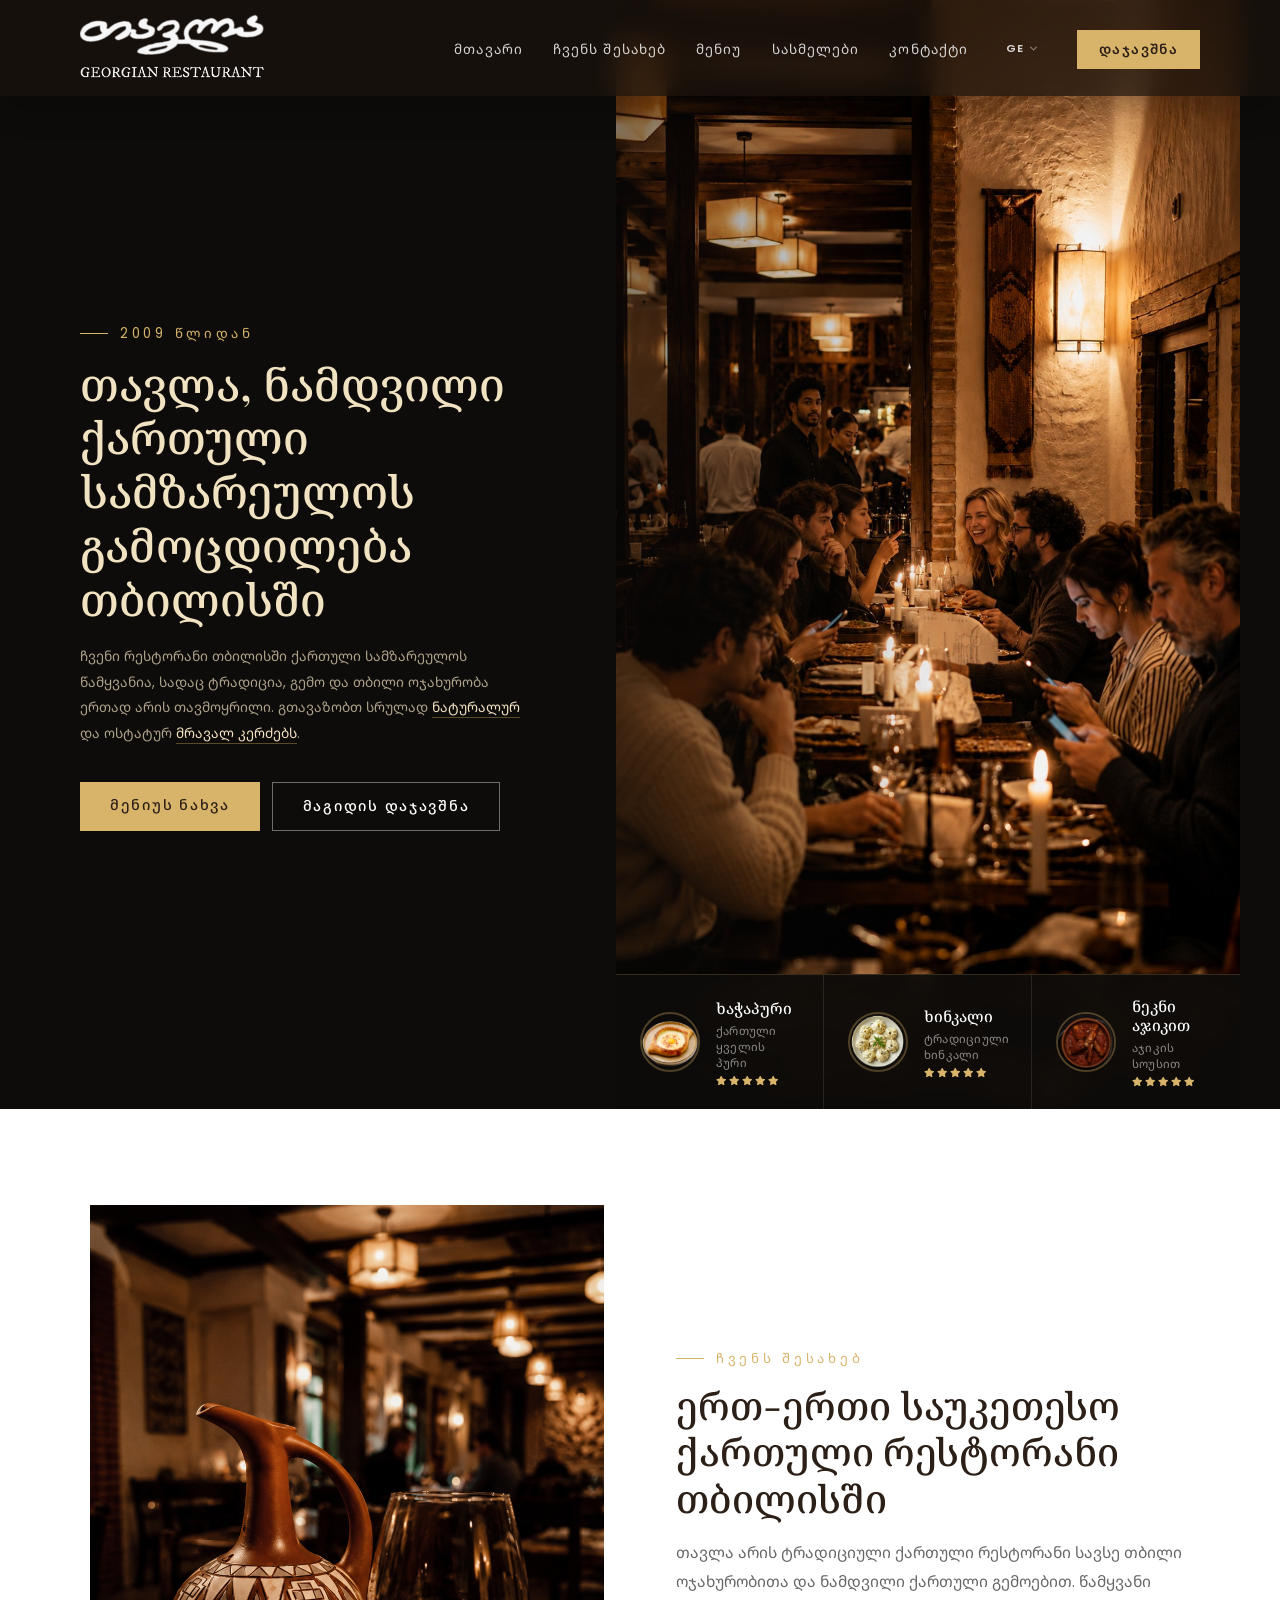
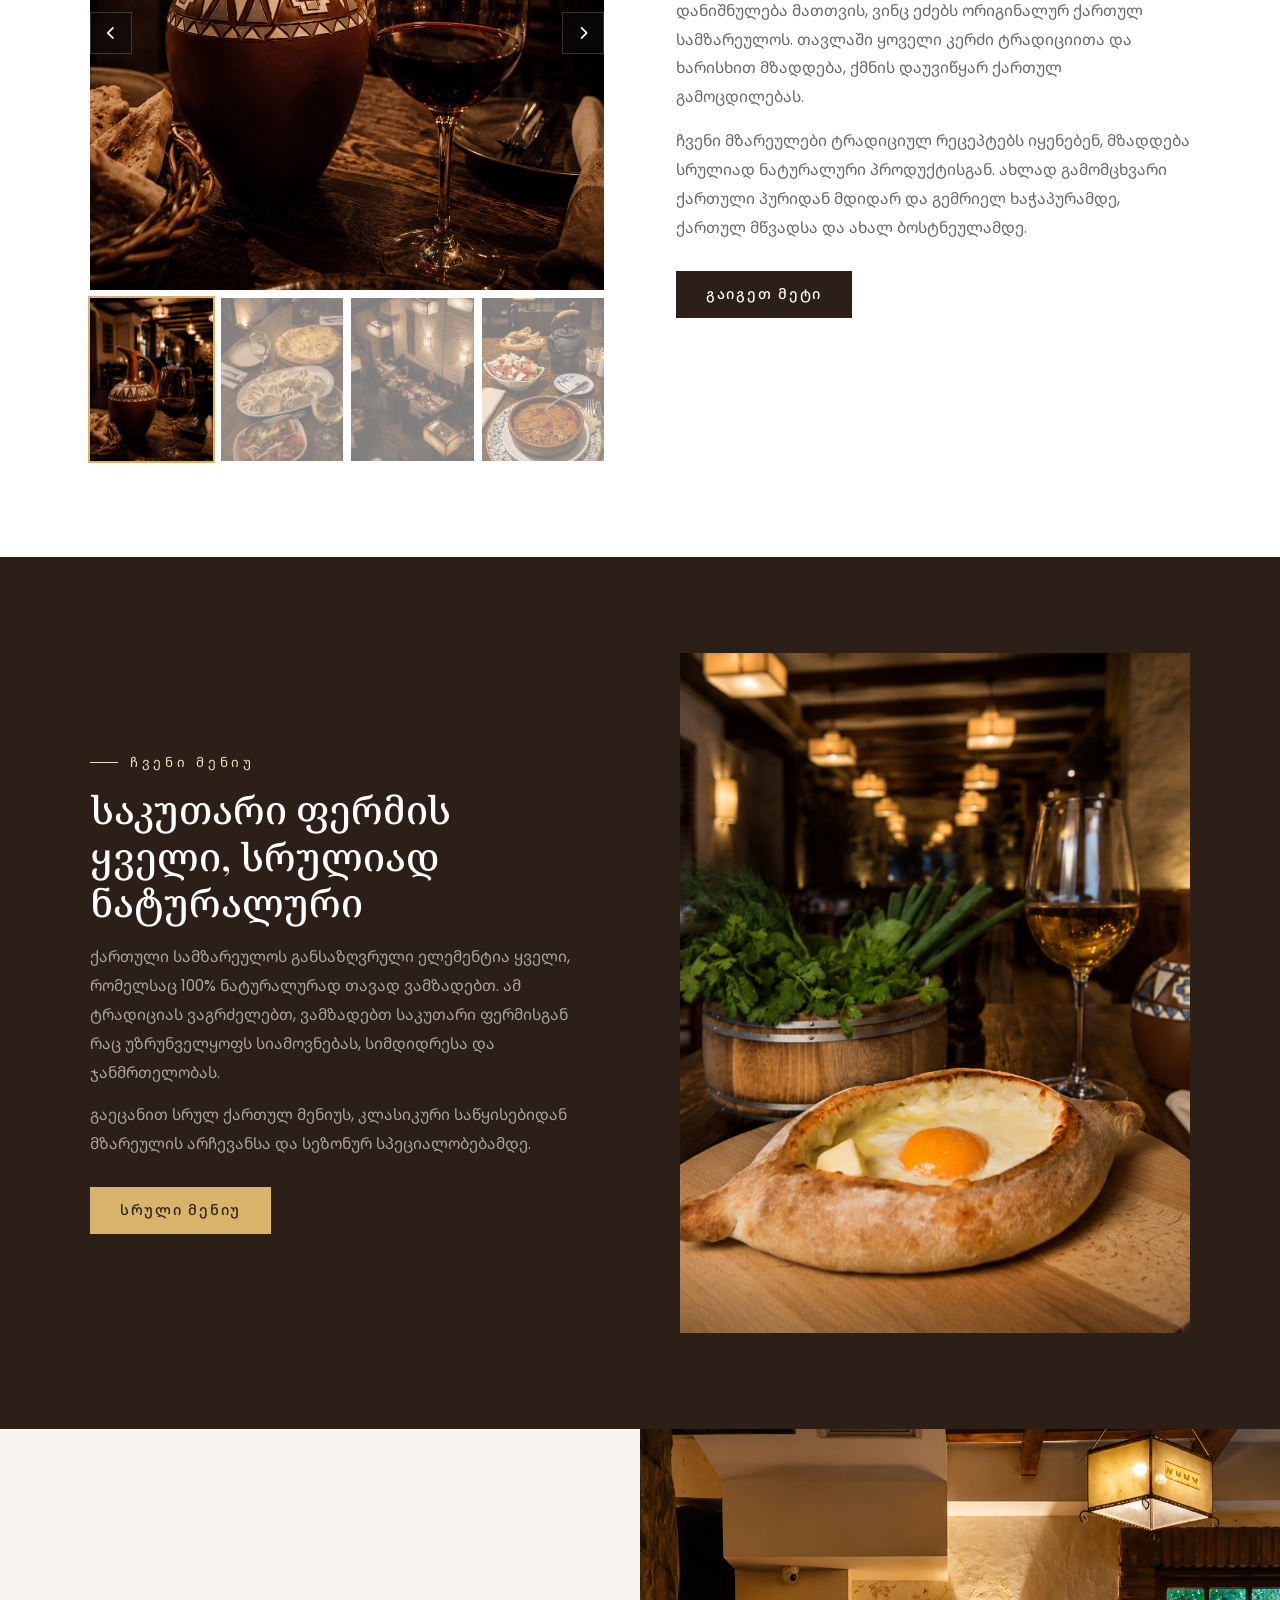
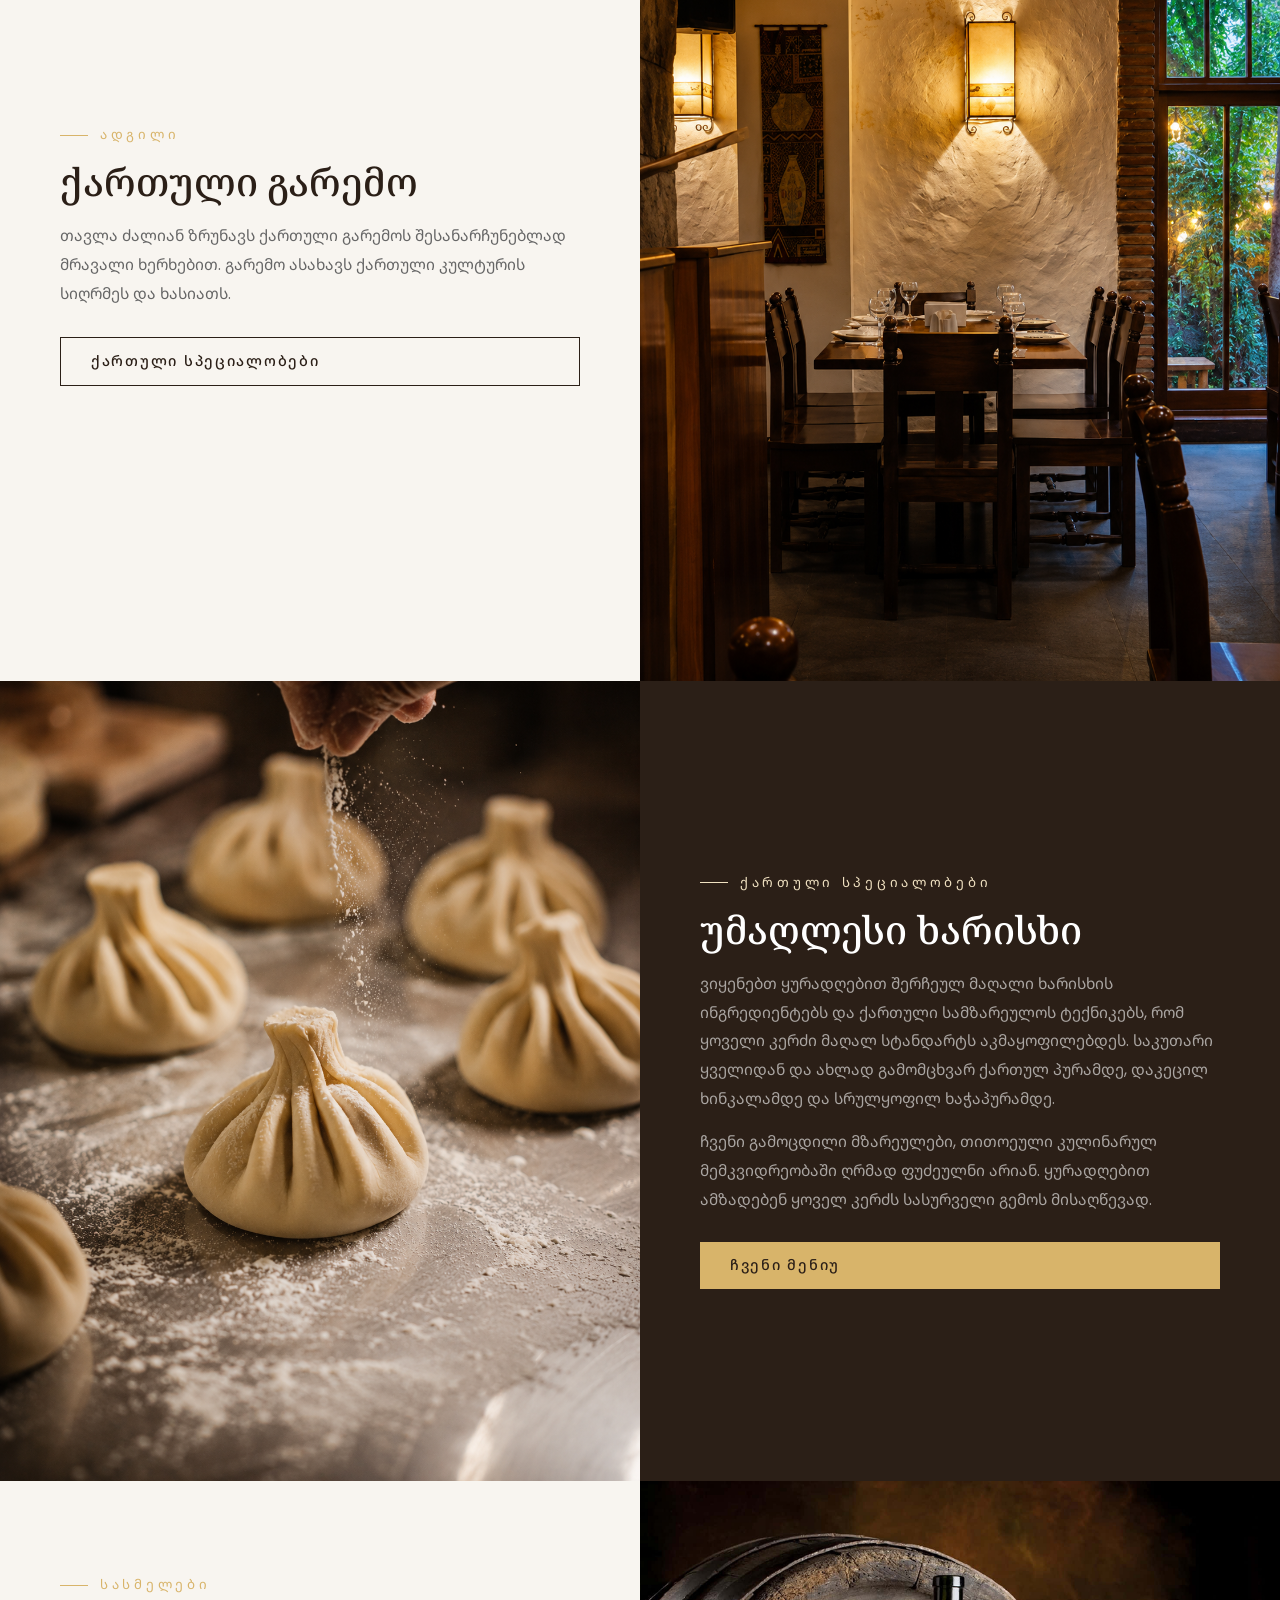
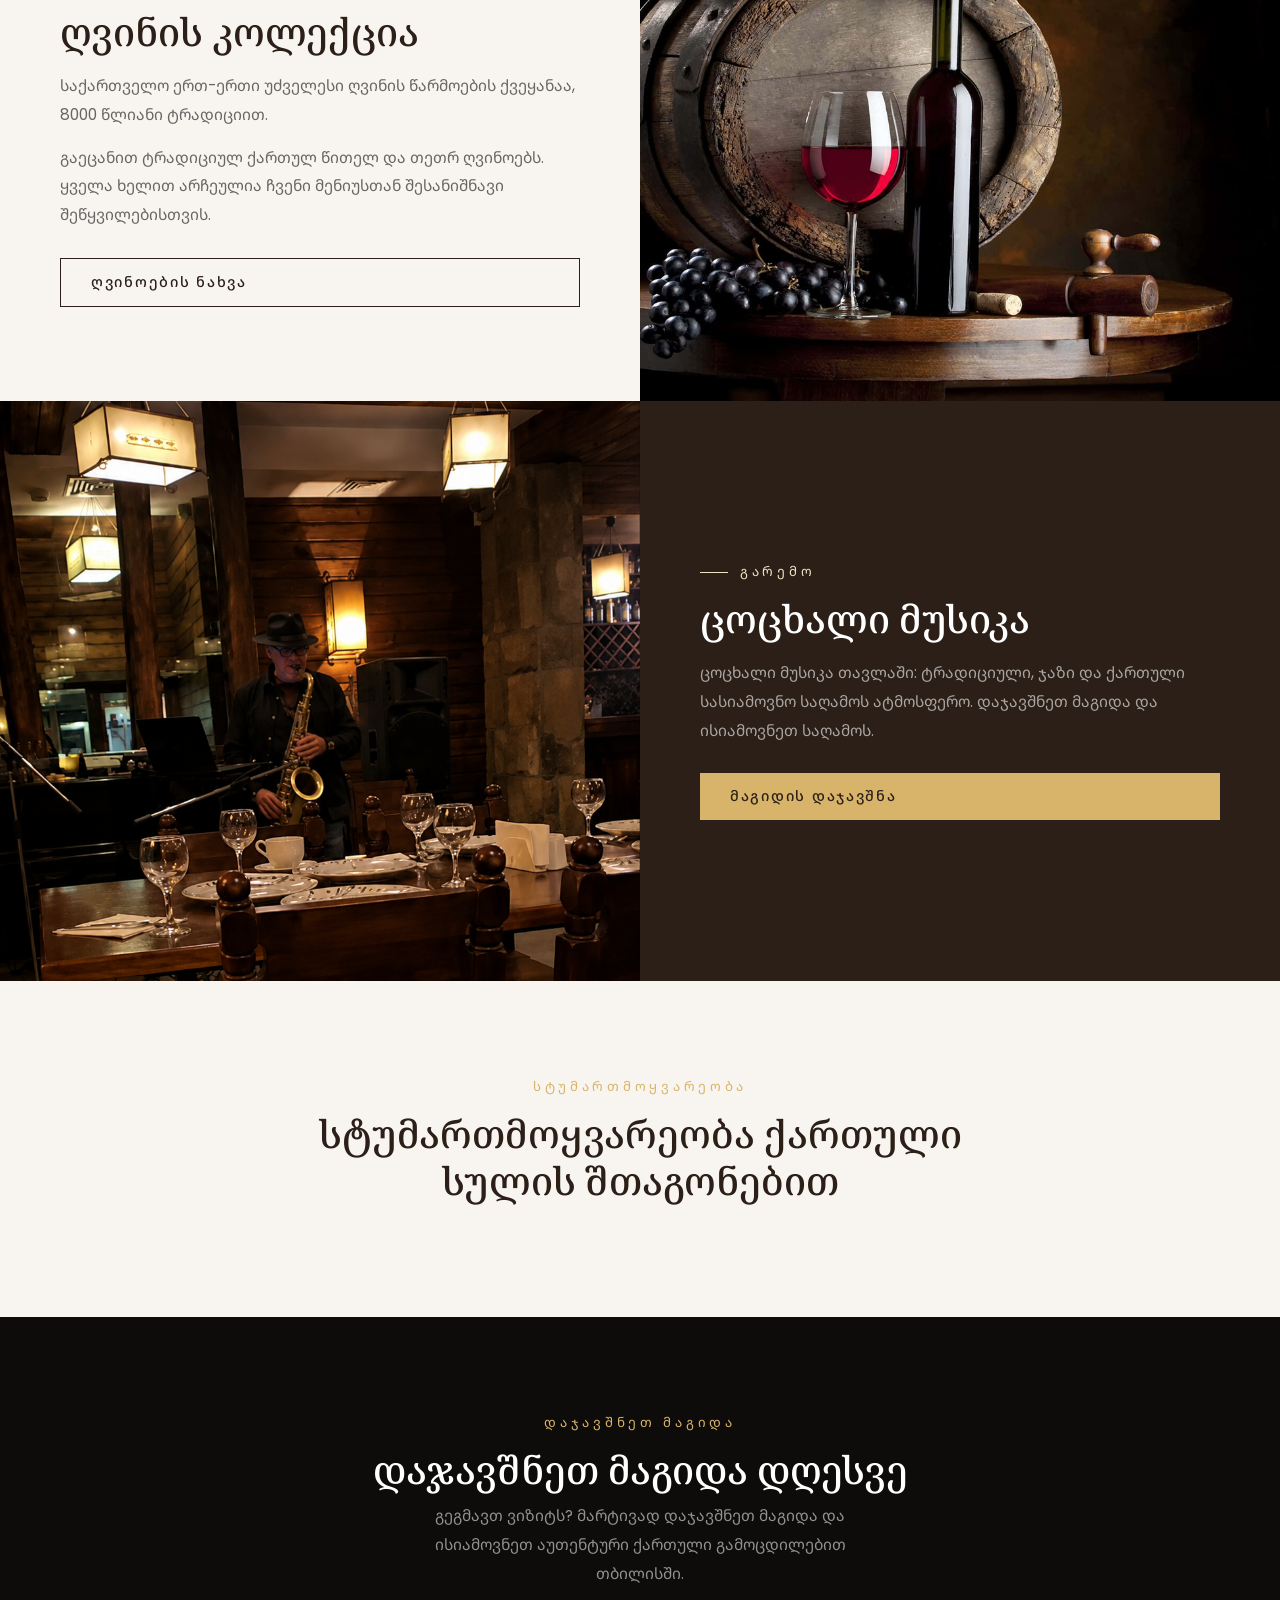
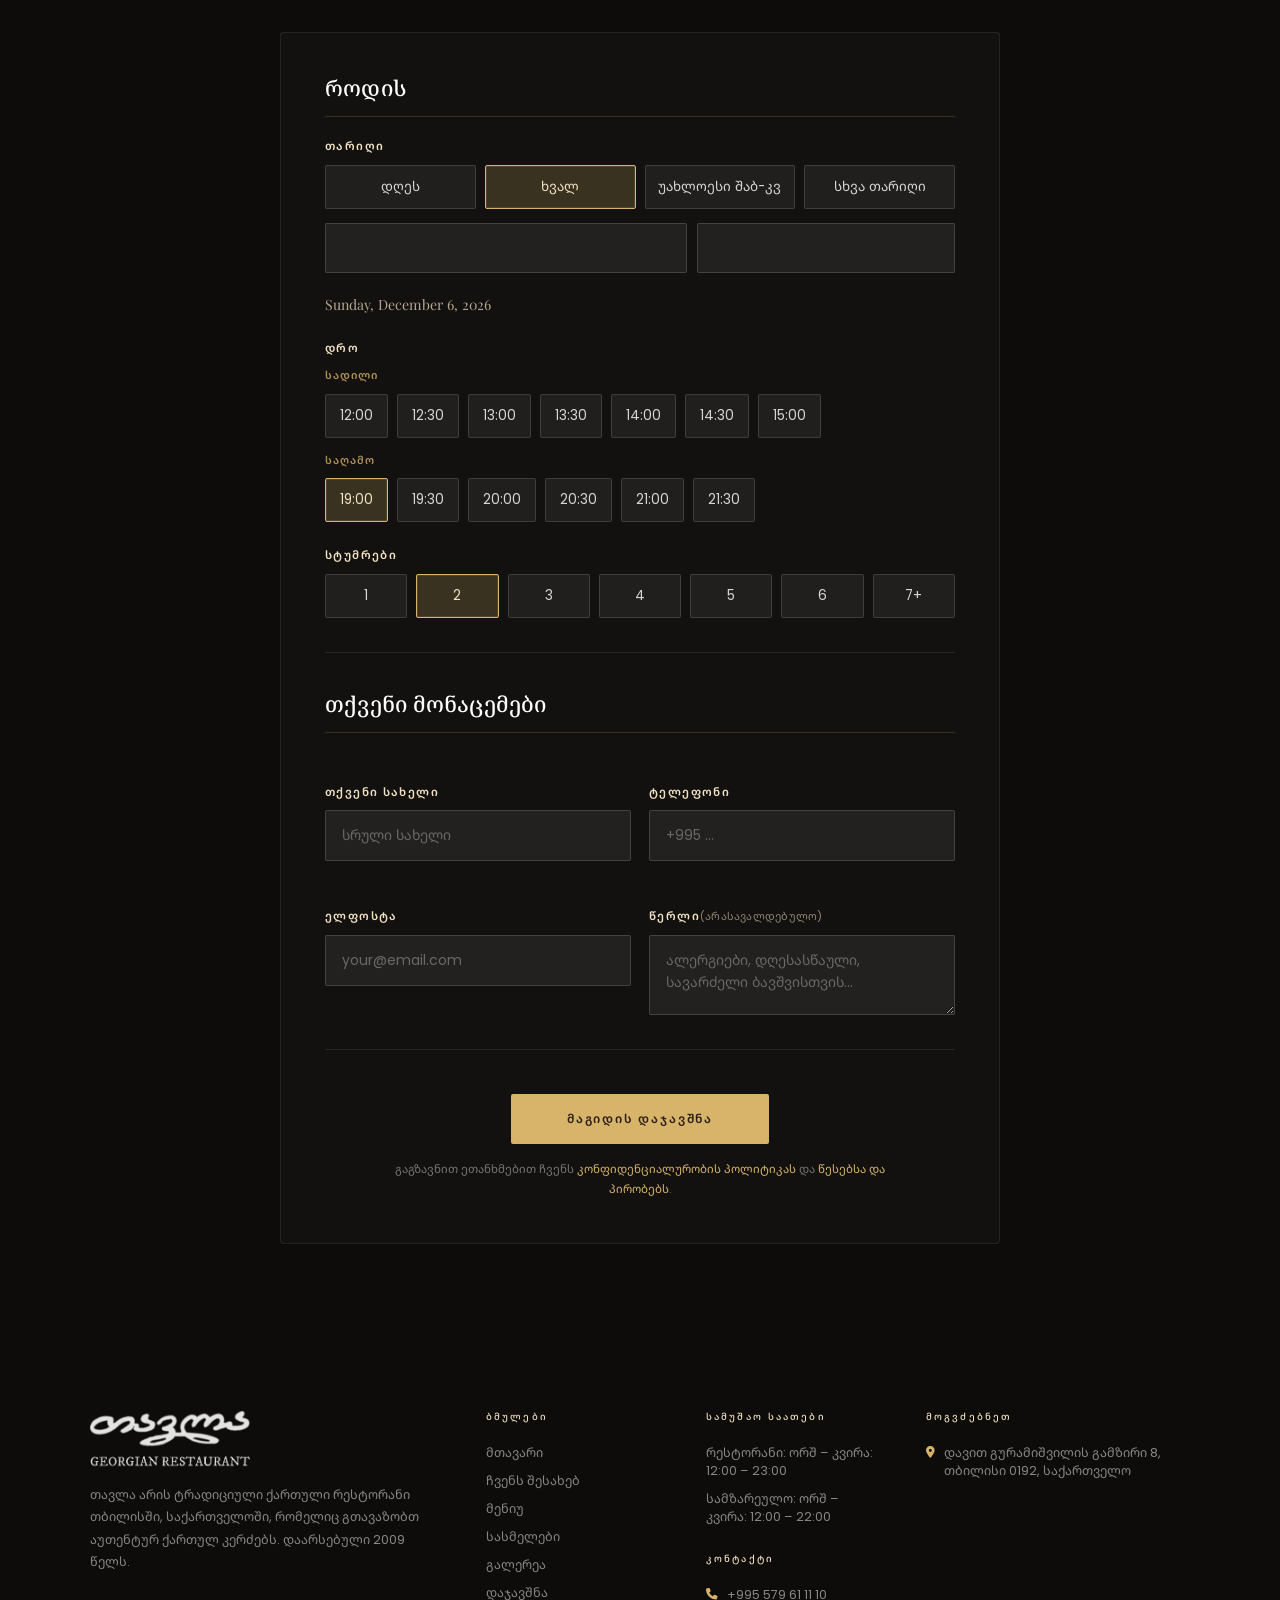
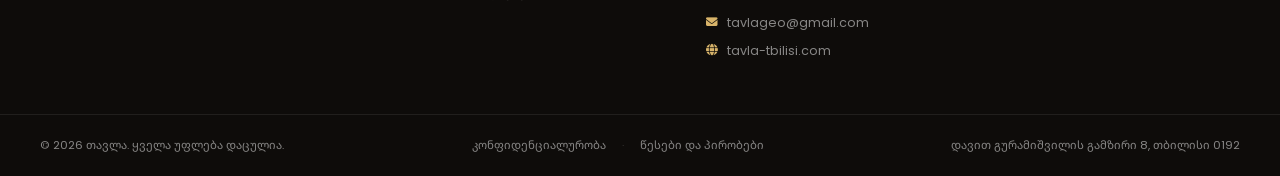
<file: index.html>
<!DOCTYPE html>
<html lang="ka">
<head>
  <meta charset="UTF-8" />
  <meta name="viewport" content="width=device-width, initial-scale=1.0" />
  <title>Tavla | თავლა – ქართული რესტორანი თბილისში</title>
  <meta name="description" content="თავლა – აუთენტური ქართული რესტორანი თბილისში. ხაჭაპური, ხინკალი, ბარბეკიუ და ქართული ღვინო 2009 წლიდან." />
  <meta name="robots" content="index, follow" />
  <meta name="theme-color" content="#0e0c0a" />
  <link rel="canonical" href="https://tavla-tbilisi.com/" />
  <meta property="og:site_name" content="Tavla | თავლა" />
  <meta property="og:locale" content="ka_GE" />
  <meta property="og:locale:alternate" content="en_US" />
  <meta property="og:locale:alternate" content="ru_RU" />
  <link rel="icon" href="/favicon.ico" sizes="any" />
  <link rel="icon" type="image/png" sizes="32x32" href="images/favicon-32x32.png" />
  <link rel="icon" type="image/png" sizes="16x16" href="images/favicon-16x16.png" />
  <link rel="apple-touch-icon" sizes="180x180" href="images/apple-touch-icon.png" />
  <link rel="manifest" href="/site.webmanifest" />
  <link rel="preconnect" href="https://fonts.googleapis.com" />
  <link rel="preconnect" href="https://fonts.gstatic.com" crossorigin />
  <link href="https://fonts.googleapis.com/css2?family=Playfair+Display:ital,wght@0,400;0,500;0,600;1,400&family=Poppins:wght@300;400;500;600&family=Noto+Sans+Georgian:wght@300;400;500;600&family=Noto+Serif+Georgian:wght@400;500;600&family=Noto+Sans:wght@300;400;500;600&family=Noto+Serif:wght@400;500;600&display=swap" rel="stylesheet" />
  <link rel="stylesheet" href="https://cdnjs.cloudflare.com/ajax/libs/font-awesome/6.5.0/css/all.min.css" />
  <link rel="stylesheet" href="js/lenis.css" />
  <link rel="stylesheet" href="styles.css" />
  <script type="application/ld+json">
  {
    "@context": "https://schema.org",
    "@graph": [
      {
        "@type": "WebSite",
        "@id": "https://tavla-tbilisi.com/#website",
        "url": "https://tavla-tbilisi.com/",
        "name": "Tavla",
        "alternateName": "თავლა",
        "inLanguage": ["ka", "en", "ru"]
      },
      {
        "@type": "BreadcrumbList",
        "itemListElement": [
          {
            "@type": "ListItem",
            "position": 1,
            "name": "Home",
            "item": "https://tavla-tbilisi.com/"
          }
        ]
      },
      {
        "@type": "Restaurant",
        "@id": "https://tavla-tbilisi.com/#restaurant",
        "name": "Tavla",
        "alternateName": "თავლა",
        "url": "https://tavla-tbilisi.com/",
        "image": "https://tavla-tbilisi.com/images/index-chefs-pick.png",
        "description": "Authentic Georgian restaurant in Tbilisi since 2009.",
        "telephone": "+995579611110",
        "email": "tavlageo@gmail.com",
        "servesCuisine": "Georgian",
        "priceRange": "$$",
        "address": {
          "@type": "PostalAddress",
          "streetAddress": "8 Guramishvili Ave",
          "addressLocality": "Tbilisi",
          "postalCode": "0192",
          "addressCountry": "GE"
        },
        "geo": {
          "@type": "GeoCoordinates",
          "latitude": 41.752976,
          "longitude": 44.7887033
        },
        "openingHoursSpecification": [
          {
            "@type": "OpeningHoursSpecification",
            "dayOfWeek": ["Monday","Tuesday","Wednesday","Thursday","Friday","Saturday","Sunday"],
            "opens": "12:00",
            "closes": "23:00"
          }
        ],
        "aggregateRating": {
          "@type": "AggregateRating",
          "ratingValue": "4.5",
          "reviewCount": "700"
        },
        "sameAs": [
          "https://tavla-tbilisi.com",
          "https://www.google.com/maps/place/%E1%83%A0%E1%83%94%E1%83%A1%E1%83%90%E1%83%A0%E1%83%90%E1%83%9C%E1%83%98+%E1%83%97%E1%83%90%E1%83%95%E1%83%9A%E1%83%90/@41.752976,44.7887033,18z/data=!4m6!3m5!1s0x40447283ad52dd43:0xcaa649d01fdec4e2!8m2!3d41.752976!4d44.7887033!16s%2Fg%2F11cs0s905s?hl=ka"
        ]
      }
    ]
  }
  </script>
  <script src="js/seo-config.js"></script>
  <script src="js/seo.js"></script>
  <script>initSeo('index', localStorage.getItem('tavla-lang') || 'ge');</script>
  <style>
    .lang-dropdown { position: relative; flex-shrink: 0; }
    .lang-current {
      background: none; border: none;
      color: rgba(255,255,255,.82);
      font-family: var(--font-sans);
      font-size: .7rem; font-weight: 600;
      letter-spacing: .12em; text-transform: uppercase;
      cursor: pointer; padding: 5px 8px;
      display: flex; align-items: center; gap: 5px;
      transition: color .2s;
    }
    .lang-current:hover { color: #fff; }
    .lang-current i { font-size: .5rem; opacity: .55; transition: transform .2s; }
    .lang-dropdown.open .lang-current i,
    .lang-dropdown:hover .lang-current i { transform: rotate(180deg); }
    .lang-drop-menu {
      position: absolute; top: calc(100% + 6px); right: 0;
      min-width: 54px;
      background: rgba(14,12,10,.97);
      border: 1px solid rgba(255,255,255,.1);
      border-radius: 4px; padding: 4px 0;
      opacity: 0; visibility: hidden;
      transform: translateY(-4px);
      transition: opacity .2s, transform .2s, visibility .2s;
      z-index: 1100;
      box-shadow: 0 8px 24px rgba(0,0,0,.35);
    }
    .lang-dropdown:hover .lang-drop-menu,
    .lang-dropdown.open .lang-drop-menu {
      opacity: 1; visibility: visible; transform: translateY(0);
    }
    .lang-opt {
      display: block; width: 100%;
      background: none; border: none;
      color: rgba(255,255,255,.55);
      font-family: var(--font-sans);
      font-size: .7rem; font-weight: 500;
      letter-spacing: .12em; text-transform: uppercase;
      cursor: pointer; padding: 7px 14px;
      text-align: left; transition: color .2s, background .2s;
    }
    .lang-opt:hover { color: #fff; background: rgba(255,255,255,.06); }
    .mob-lang-wrap { display: none; }
    .nav-actions {
      display: none;
      align-items: center;
      gap: 6px;
      flex-shrink: 0;
    }
    @media(max-width:960px){
      .nav-actions { display: flex; }
      .nav-actions .lang-drop-menu { right: 0; left: auto; }
    }
  </style>
</head>
<body>

<!-- MOBILE NAV DROPDOWN -->
<div class="mob-nav" id="mobNav">
  <nav class="mob-nav-links">
    <a href="#" onclick="closeMob()" data-ge="მთავარი" data-en="Home" data-ru="Главная">მთავარი</a>
    <a href="about.html" onclick="closeMob()" data-ge="ჩვენს შესახებ" data-en="About Us" data-ru="О нас">ჩვენს შესახებ</a>
    <a href="menu.html" onclick="closeMob()" data-ge="მენიუ" data-en="Menu" data-ru="Меню">მენიუ</a>
    <a href="drinks.html" onclick="closeMob()" data-ge="სასმელები" data-en="Drinks" data-ru="Напитки">სასმელები</a>
    <a href="#reservation" onclick="closeMob()" data-ge="დაჯავშნა" data-en="Book a Table" data-ru="Забронировать">დაჯავშნა</a>
    <a href="#contact" onclick="closeMob()" data-ge="კონტაქტი" data-en="Contact Us" data-ru="Контакты">კონტაქტი</a>
  </nav>
</div>

<!-- NAVBAR -->
<nav class="navbar" id="navbar">
  <div class="navbar-inner">
    <a href="#" class="nav-brand" aria-label="Tavla home">
      <img src="images/tavla-nav-hero.png" alt="Tavla Georgian Restaurant, Tbilisi" class="nav-logo"/>
    </a>
    <ul class="nav-menu">
      <li><a href="#" data-ge="მთავარი" data-en="Home" data-ru="Главная">მთავარი</a></li>
      <li><a href="about.html" data-ge="ჩვენს შესახებ" data-en="About Us" data-ru="О нас">ჩვენს შესახებ</a></li>
      <li><a href="menu.html" data-ge="მენიუ" data-en="Menu" data-ru="Меню">მენიუ</a></li>
      <li><a href="drinks.html" data-ge="სასმელები" data-en="Drinks" data-ru="Напитки">სასმელები</a></li>
      <li><a href="#contact" data-ge="კონტაქტი" data-en="Contact Us" data-ru="Контакты">კონტაქტი</a></li>
      <li class="nav-lang">
        <div class="lang-dropdown" id="langDropdown">
          <button class="lang-current" type="button" id="langCurrent" aria-haspopup="listbox" aria-expanded="false">GE <i class="fa fa-chevron-down"></i></button>
          <div class="lang-drop-menu" id="langDropMenu" role="listbox">
            <button type="button" class="lang-opt" data-lang="en">EN</button>
            <button type="button" class="lang-opt" data-lang="ru">RU</button>
          </div>
        </div>
      </li>
      <li><a href="#reservation" class="nav-book" data-ge="დაჯავშნა" data-en="Book a Table" data-ru="Забронировать">დაჯავშნა</a></li>
    </ul>
    <div class="nav-actions">
      <div class="lang-dropdown" id="mobLangDropdown">
        <button class="lang-current" type="button" aria-haspopup="listbox" aria-expanded="false">GE <i class="fa fa-chevron-down"></i></button>
        <div class="lang-drop-menu" role="listbox">
          <button type="button" class="lang-opt" data-lang="en">EN</button>
          <button type="button" class="lang-opt" data-lang="ru">RU</button>
        </div>
      </div>
      <div class="hamburger" id="hamburger" onclick="toggleMob()">
        <span></span><span></span><span></span>
      </div>
    </div>
  </div>
</nav>

<!-- HERO -->
<section class="hero" id="home">
  <div class="hero-split">
    <div class="hero-left">
      <div style="max-width:440px">
        <p class="sec-label hero-est" data-ge="2009 წლიდან" data-en="Est. 2009" data-ru="С 2009 года">2009 წლიდან</p>
        <h1 class="hero-h1" data-ge="თავლა, ნამდვილი ქართული სამზარეულოს გამოცდილება თბილისში" data-en="Tavla invites you to experience the true essence of Georgian cuisine in Tbilisi" data-ru="Тавла познакомьтесь с истинной грузинской кухни в Тбилиси">თავლა, ნამდვილი ქართული სამზარეულოს გამოცდილება თბილისში</h1>
        <p class="hero-p" data-i18n-html data-ge="ჩვენი რესტორანი თბილისში ქართული სამზარეულოს წამყვანია, სადაც ტრადიცია, გემო და თბილი ოჯახურობა ერთად არის თავმოყრილი. გთავაზობთ სრულად <a href=&quot;menu.html&quot;>ნატურალურ</a> და ოსტატურ <a href=&quot;menu.html&quot;>მრავალ კერძებს</a>." data-en="Our restaurant has been a leading destination for authentic Georgian cuisine, where tradition, flavour, and warm hospitality come together. We proudly offer fully <a href=&quot;menu.html&quot;>natural</a> and expertly made <a href=&quot;menu.html&quot;>numerous dishes</a>." data-ru="С 2009 года наш ресторан в Тбилиси является одним из лучших мест грузинской кухни, где сочетаются традиции, вкус и тёплое гостеприимство. Мы с гордостью предлагаем полностью <a href=&quot;menu.html&quot;>натуральные</a> продукты, и мастерски приготовленные <a href=&quot;menu.html&quot;>блюда</a>.">2009 წლიდან ჩვენი რესტორანი თბილისში ქართული სამზარეულოს აუთენტური გემოვნების წამყვანი დანიშნულებაა, სადაც ტრადიცია, გემო და თბილი ოჯახურობა ერთადაა. ვემსახურებით ახლად გამომცხვარ <a href="menu.html">ხაჭაპურს</a>, ხელით დაკეცილ <a href="menu.html">ხინკალს</a> და ოსტატურად შემწებულ <a href="menu.html">ქართულ ბარბეკიუს</a>.</p>
        <div class="hero-btns">
          <a href="menu.html" class="btn btn-primary" data-ge="მენიუს ნახვა" data-en="View Menu" data-ru="Смотреть меню">მენიუს ნახვა</a>
          <a href="#reservation" class="btn btn-outline-w" data-ge="მაგიდის დაჯავშნა" data-en="Reserve a Table" data-ru="Забронировать стол">მაგიდის დაჯავშნა</a>
        </div>
      </div>
    </div>
    <div class="hero-right">
      <div class="hero-right-visual">
        <img src="images/tavla-hero-index.jpg" alt="Tavla restaurant interior, Tbilisi" fetchpriority="high"/>
        <div class="hero-right-ov"></div>
      </div>
      <div class="hero-dishes">
        <article class="hdish">
          <div class="hdish-media"><img src="./images/index-khachapuri.png" alt="Khachapuri"/></div>
          <div class="hdish-body">
            <h3 class="hdish-name" data-ge="ხაჭაპური" data-en="Khachapuri" data-ru="Хачапури">ხაჭაპური</h3>
            <p class="hdish-sub" data-ge="ქართული ყველის პური" data-en="Georgian cheese bread" data-ru="Грузинский сырный хлеб">ქართული ყველის პური</p>
            <div class="hdish-stars" aria-hidden="true"><i class="fa fa-star"></i><i class="fa fa-star"></i><i class="fa fa-star"></i><i class="fa fa-star"></i><i class="fa fa-star"></i></div>
          </div>
        </article>
        <article class="hdish">
          <div class="hdish-media"><img src="./images/index-khinkali.png" alt="Khinkali"/></div>
          <div class="hdish-body">
            <h3 class="hdish-name" data-ge="ხინკალი" data-en="Khinkali" data-ru="Хинкали">ხინკალი</h3>
            <p class="hdish-sub" data-ge="ტრადიციული ხინკალი" data-en="Traditional Dumplings" data-ru="Традиционные Хинкали">ტრადიციული პელმენი</p>
            <div class="hdish-stars" aria-hidden="true"><i class="fa fa-star"></i><i class="fa fa-star"></i><i class="fa fa-star"></i><i class="fa fa-star"></i><i class="fa fa-star"></i></div>
          </div>
        </article>
        <article class="hdish">
          <div class="hdish-media"><img src="./images/xbo-neknebi-ajikit.PNG" alt="Ribs with ajika"/></div>
          <div class="hdish-body">
            <h3 class="hdish-name" data-ge="ნეკნი აჯიკით" data-en="Ajika Ribs" data-ru="Рёбра с аджикой">ხბოს ნეკნი აჯიკით</h3>
            <p class="hdish-sub" data-ge="აჯიკის სოუსით" data-en="Ribs with Ajika sauce" data-ru="аджиковый соус">კაკლის სოუსით</p>
            <div class="hdish-stars" aria-hidden="true"><i class="fa fa-star"></i><i class="fa fa-star"></i><i class="fa fa-star"></i><i class="fa fa-star"></i><i class="fa fa-star"></i></div>
          </div>
        </article>
      </div>
    </div>
  </div>
</section>

<!-- ABOUT -->
<section class="section" id="about">
  <div class="container">
    <div class="about-grid">
      <div class="about-slider fi">
        <div class="slider-main" id="sliderMain">
          <img src="images/about-us1.png" class="slide active" alt="Tavla interior 1"/>
          <img src="images/about-us2.png" class="slide" alt="Tavla interior 2"/>
          <img src="images/about-us3.png" class="slide" alt="Tavla interior 3"/>
          <img src="images/about-us-gallery.png" class="slide" alt="Tavla interior 4"/>
        </div>
        <div class="slider-nav">
          <button onclick="sNav(-1)" aria-label="Previous"><i class="fa fa-chevron-left"></i></button>
          <button onclick="sNav(1)" aria-label="Next"><i class="fa fa-chevron-right"></i></button>
        </div>
        <div class="slider-thumbs" id="thumbs">
          <img src="images/about-us1.png" class="active" onclick="sSet(0)" alt="Tavla interior view 1"/>
          <img src="images/about-us2.png" onclick="sSet(1)" alt="Tavla interior view 2"/>
          <img src="images/about-us3.png" onclick="sSet(2)" alt="Tavla interior view 3"/>
          <img src="images/about-us-gallery.png" onclick="sSet(3)" alt="Tavla interior view 4"/>
        </div>
      </div>
      <div class="fi">
        <p class="sec-label" data-ge="ჩვენს შესახებ" data-en="About Us" data-ru="О нас">ჩვენს შესახებ</p>
        <h2 class="sec-h2" data-ge="ერთ-ერთი საუკეთესო ქართული რესტორანი თბილისში" data-en="One of Tbilisi's Finest Georgian Restaurants" data-ru="Один из лучших грузинских ресторанов Тбилиси">თავლა – ერთ-ერთი საუკეთესო ქართული რესტორანი თბილისში</h2>
        <p class="sec-p" data-ge="თავლა არის ტრადიციული ქართული რესტორანი სავსე თბილი ოჯახურობითა და ნამდვილი ქართული გემოებით. წამყვანი დანიშნულება მათთვის, ვინც ეძებს ორიგინალურ ქართულ სამზარეულოს. თავლაში ყოველი კერძი ტრადიციითა და ხარისხით მზადდება, ქმნის დაუვიწყარ ქართულ გამოცდილებას." data-en="Traditional Georgian restaurant, full authentic flavours, warm hospitality, and a true taste of Georgia. We are a leading destination for people seeking authentic Georgian cuisine, including Khinkali, Khachapuri, and Georgian wine. At Tavla, every dish is crafted with tradition and quality, creating a memorable Georgian dining experience." data-ru="Традиционный грузинский ресторан в Тбилиси, тёплое гостеприимство и настоящий вкус Грузии, являемся одним из лучших мест для тех, кто ищет аутентичную грузинскую кухню: хинкали, хачапури и грузинское вино. В Тавле каждое блюдо готовится с традицией и качеством, создавая незабываемый грузинский ужин.">თავლა (თავლა) არის ტრადიციული ქართული რესტორანი თბილისში, რომელიც გთავაზობთ აუთენტურ გემოებს, თბილ ოჯახურობასა და ნამდვილ ქართულ გამოცდილებას. ჩვენ ვართ წამყვანი დანიშნულება მათთვის, ვინც ეძებს აუთენტურ ქართულ სამზარეულოს: ხინკალს, ხაჭაპურსა და პრემიუმ ქართულ ღვინოს. თავლაში ყოველი კერძი ტრადიციითა და ხარისხით მზადდება, ქმნის დაუვიწყარ ქართულ გამოცდილებას თბილისის გულში.</p>
        <p class="sec-p" style="margin-top:15px" data-ge="ჩვენი მზარეულები ტრადიციულ რეცეპტებს იყენებენ, მზადდება სრულიად ნატურალური პროდუქტისგან. ახლად გამომცხვარი ქართული პურიდან მდიდარ და გემრიელ ხაჭაპურამდე, ქართულ მწვადსა და ახალ ბოსტნეულამდე." data-en="Our expert Georgian chefs use traditional recipes passed down over generations to create authentic meals that reflect the true essence of Georgian cuisine. From freshly baked Georgian bread to rich and flavorful Khachapuri, Georgian BBQ, fresh and signature sauces, every dish is prepared to deliver an unforgettable experience." data-ru="Наши опытные грузинские повара используют традиционные рецепты, передаваемые из поколения в поколение, чтобы создавать аутентичные блюда, отражающие истинную сущность грузинской кухни. От свежевыпеченного грузинского хлеба до насыщенного хачапури, шашлык и фирменных соусов. Каждое блюдо готовится для незабываемого ужина.">თავლაში ჩვენი გამოცდილი ქართველი მზარეულები თაობების მიერ გადაცემულ ტრადიციულ რეცეპტებს იყენებენ, რათა შექმნან აუთენტური კერძები, რომლებიც ქართული სამზარეულოს ნამდვილ საფუძველს ასახავენ. ახლად გამომცხვარი ქართული პურიდან მდიდარ და გემრიელ ხაჭაპურამდე, ქართული ბარბეკიუდან, ახალ ბოსტნეულსა და მწვანილებამდე. ყოველი კერძი დაუვიწყარ ქართულ კვებას ქმნის.</p>
        <a href="menu.html" class="btn btn-dark" style="margin-top:28px;display:inline-block" data-ge="გაიგეთ მეტი" data-en="Read More" data-ru="Подробнее">გაიგეთ მეტი</a>
      </div>
    </div>
  </div>
</section>

<!-- MENU (dark) -->
<section class="section menu-sec" id="menu">
  <div class="container">
    <div class="menu-inner">
      <div class="fi">
        <p class="sec-label" data-ge="ჩვენი მენიუ" data-en="Our Menu" data-ru="Наше меню">ჩვენი მენიუ</p>
        <h2 class="sec-h2" data-ge="საკუთარი ფერმის ყველი, სრულიად ნატურალური" data-en="House-Made Georgian Cheese &amp; Fully Natural" data-ru="Сыр с нашей собственной фермы, полностью натуральный.">საკუთარი ქართული ყველი და ახლად გამომცხვარი ხაჭაპური</h2>
        <p class="sec-p" data-ge="ქართული სამზარეულოს განსაზღვრული ელემენტია ყველი, რომელსაც 100% ნატურალურად თავად ვამზადებთ. ამ ტრადიციას ვაგრძელებთ, ვამზადებთ საკუთარი ფერმისგან რაც უზრუნველყოფს სიამოვნებას, სიმდიდრესა და ჯანმრთელობას. " data-en="Cheese is one of the most defining elements in Georgian Cuisine, with a history spanning more than 2,000 years. At Tavla, we continue this tradition by preparing house-made Georgian cheese in-house." data-ru="Одним из определяющих элементов грузинской кухни является сыр с историей более 2000 лет. В Тавле мы продолжаем эту традицию, готовя домашний грузинский сыр, обеспечивая свежесть и насыщенность.">ქართული სამზარეულოს განსაზღვრული ელემენტია ყველი, რომლის ისტორია 2000 წელზე მეტს მოიცავს. თავლაში ამ ტრადიციას ვაგრძელებთ, ყველს საკუთრად ვამზადებთ, რაც უზრუნველყოფს სიამოვნებას, სიმდიდრესა და აუთენტურობას ყოველ ნაკრძალში. ეს საშუალებას გვაძლევს აღვადგინოთ ნამდვილი გემოები, რაც გრძნობთ ყოველ კერძში, განსაკუთრებით ახლად გამომცხვარ ხაჭაპურში. თავლა ფართოდ მიიჩნევა საუკეთესო ხაჭაპურის რესტორანად თბილისში.</p>
        <p class="sec-p" style="margin-top:14px" data-ge="გაეცანით სრულ ქართულ მენიუს, კლასიკური საწყისებიდან მზარეულის არჩევანსა და სეზონურ სპეციალობებამდე." data-en="Explore our full Georgian menu, from classic starters to chef's picks and seasonal specialities." data-ru="Изучите наше полное грузинское меню: от классических закусок до выбора шеф-повара и сезонных блюд.">გაეცანით სრულ ქართულ მენიუს, კლასიკური საწყისებიდან მზარეულის არჩევანსა და სეზონურ სპეციალობებამდე.</p>
        <a href="menu.html" class="btn btn-gold" style="margin-top:28px;display:inline-block" data-ge="სრული მენიუ" data-en="View Full Menu" data-ru="Полное меню">სრული მენიუ</a>
      </div>
      <div class="menu-img fi">
        <img src="images/index-menu1.png" alt="Khachapuri Tavla"/>
      </div>
    </div>
  </div>
</section>

<!-- GEORGIAN CUISINE (light | image) -->
<div>
  <div class="split-inner">
    <div class="split-text fi">
      <p class="sec-label" data-ge="ადგილი" data-en="Georgian Cuisine" data-ru="Грузинская кухня">ადგილი</p>
      <h2 class="sec-h2" data-ge="ქართული გარემო" data-en="Georgian Cuisine" data-ru="Грузинская кухня">ქართული გარემო</h2>
      <p class="sec-p" data-ge="თავლა ძალიან ზრუნავს ქართული გარემოს შესანარჩუნებლად მრავალი ხერხებით. გარემო ასახავს ქართული კულტურის სიღრმეს და ხასიათს." data-en="Environment is not any less important than the top quality dishes. We make sure to communicate deep and rich culture of Georgia through many ways." data-ru="Визуаль не менее важно, чем высочайшее качество блюд. Мы стремимся передать глубокую и богатую культуру Грузии различными способами.">ჩაეფლეთ საქართველოს გემოებში და განიცადეთ აუთენტური ქართული სამზარეულო თბილისში ახალი გზით. ხინკალიდან და ხაჭაპურიდან სულგუნამდე და ტრადიციულ სპეციალობებამდე. ყოველი კერძი ასახავს ქართული საკვების კულტურის სიღრმეს, თბილობასა და ხასიათს.</p>
      <a href="#reservation" class="btn btn-outline-d" style="margin-top:28px;display:inline-block" data-ge="ქართული სპეციალობები" data-en="Georgian Specialities" data-ru="Грузинские блюда">ქართული სპეციალობები</a>
    </div>
    <div class="split-img fi">
      <img src="images/index-place.png" alt="Georgian cuisine"/>
    </div>
  </div>
</div>

<!-- HIGHEST QUALITY (image | dark) -->
<div>
  <div class="split-inner">
    <div class="split-img fi">
      <img src="images/index-khinkali-closeup.png" alt="Highest quality"/>
    </div>
    <div class="split-text dark fi">
      <p class="sec-label" data-ge="ქართული სპეციალობები" data-en="Georgian Specialities" data-ru="Грузинские блюда">ქართული სპეციალობები</p>
      <h2 class="sec-h2" data-ge="უმაღლესი ხარისხი" data-en="Highest Quality" data-ru="Высшее качество">უმაღლესი ხარისხი</h2>
      <p class="sec-p" data-ge="ვიყენებთ ყურადღებით შერჩეულ მაღალი ხარისხის ინგრედიენტებს და ქართული სამზარეულოს ტექნიკებს, რომ ყოველი კერძი მაღალ სტანდარტს აკმაყოფილებდეს. საკუთარი ყველიდან და ახლად გამომცხვარ ქართულ პურამდე, დაკეცილ ხინკალამდე და სრულყოფილ ხაჭაპურამდე." data-en="We use carefully sourced premium ingredients and time-honoured cooking techniques to ensure every dish meets our highest standards. From house-made cheese and freshly baked Georgian bread to delicately folded Khinkali." data-ru="Мы используем тщательно отобранные ингредиенты и проверенные временем кулинарные техники, чтобы каждое блюдо соответствовало нашим стандартам. От домашнего сыра и свежего грузинского хлеба до аккуратно сложенного хинкали.">ვიყენებთ ყურადღებით შერჩეულ პრემიუმ ინგრედიენტებს, ხელით მომზადებასა და ძველქართულ სამზარეულო ტექნიკებს, რათა ყოველი კერძი ჩვენს უმაღლეს სტანდარტებს აკმაყოფილებდეს. საკუთარი ყველიდან და ახლად გამომცხვარ ქართულ პურამდე, ფრთნად დაკეცილ ხინკალამდე და სრულყოფილ ხაჭაპურამდე. ყოველი თეფში ზუსტობითა და ზრუნვით იქმნება.</p>
      <p class="sec-p" style="margin-top:14px" data-ge="ჩვენი გამოცდილი მზარეულები, თითოეული კულინარულ მემკვიდრეობაში ღრმად ფუძეულნი არიან. ყურადღებით ამზადებენ ყოველ კერძს სასურველი გემოს მისაღწევად." data-en="Our expert Georgian chefs, each deeply rooted in the culinary heritage of Georgia, thoughtfully prepare every dish to highlight natural flavours, preserve authenticity, and deliver the true taste of traditional Georgian cuisine." data-ru="Наши опытные грузинские повара, каждый глубоко укоренён в кулинарном наследии Грузии, внимательно готовят каждое блюдо, чтобы подчеркнуть натуральные вкусы, сохранить аутентичность и передать настоящий вкус традиционной грузинской кухни.">ჩვენი გამოცდილი მზარეულები, თითოეული კულინარულ მემკვიდრეობაში ღრმად ფუძეული. ყურადღებით ამზადებენ ყოველ კერძს ბუნებრივი გემოების გამოსაკვეთად, აუთენტურობის შესანარჩუნებლად და ტრადიციული ქართული სამზარეულოს ნამდვილი გემოს მისაღწევად.</p>
      <a href="menu.html" class="btn btn-gold" style="margin-top:28px;display:inline-block" data-ge="ჩვენი მენიუ" data-en="Our Menu" data-ru="Наше меню">ჩვენი მენიუ</a>
    </div>
  </div>
</div>

<!-- WINE COLLECTION (light | image) -->
<div id="wines">
  <div class="split-inner">
    <div class="split-text fi">
      <p class="sec-label" data-ge="სასმელები" data-en="Drinks" data-ru="Напитки">ღვინის კოლექცია</p>
      <h2 class="sec-h2" data-ge="ღვინის კოლექცია" data-en="Wine Collection" data-ru="Винная коллекция">ღვინის კოლექცია</h2>
      <p class="sec-p" data-ge="საქართველო ერთ-ერთი უძველესი ღვინის წარმოების ქვეყანაა, 8000 წლიანი ტრადიციით." data-en="Georgia is one of the world's oldest wine-producing nations, with a winemaking tradition dating back 8,000 years." data-ru="Грузия, одна из старейших винодельческих стран мира с 8000-летней традицией.">საქართველო ერთ-ერთი უძველესი ღვინის წარმოების ქვეყანაა, 8000 წლიანი ტრადიციით. თავლაში ვაწარმოებთ ყურადღებით შერჩეულ აუთენტურ ქართულ ღვინოებს. ჩვენი ღვინის სია შექმნილია ქართული სამზარეულოს სრულყოფილად დასამატებლად და თბილისში ქართული გამოცდილების ასამაღლებლად.</p>
      <p class="sec-p" style="margin-top:14px" data-ge="გაეცანით ტრადიციულ ქართულ წითელ და თეთრ ღვინოებს. ყველა ხელით არჩეულია ჩვენი მენიუსთან შესანიშნავი შეწყვილებისთვის." data-en="Explore traditional Georgian amber wines alongside classic reds and whites, all handpicked to pair beautifully with our Georgian menu." data-ru="Откройте для себя традиционные грузинские вина, а также классические красные и белые сорта. все они были тщательно отобраны, чтобы идеально дополнить блюда нашего грузинского меню.">გაეცანით ტრადიციულ ქართულ ქვივინოს კლასიკურ წითელ და თეთალ ღვინოებთან ერთად. ყველა ხელით არჩეულია ჩვენი მენიუსთან შესანიშნავი შეწყვილებისთვის.</p>
      <a href="#reservation" class="btn btn-outline-d" style="margin-top:28px;display:inline-block" data-ge="ღვინოების ნახვა" data-en="Explore Wines" data-ru="Смотреть вина">ღვინოების ნახვა</a>
    </div>
    <div class="split-img fi">
      <img src="images/index-wine-collection.png" alt="Georgian wine"/>
    </div>
  </div>
</div>

<!-- LIVE MUSIC (image | dark) -->
<div>
  <div class="split-inner">
    <div class="split-img fi">
      <img src="images/index-chefs-pick.png" alt="Live music at Tavla"/>
    </div>
    <div class="split-text dark fi">
      <p class="sec-label" data-ge="გარემო" data-en="Environment" data-ru="Окружение">ცოცხალი მუსიკა</p>
      <h2 class="sec-h2" data-ge="ცოცხალი მუსიკა" data-en="Live Music" data-ru="Живая музыка">ცოცხალი მუსიკა</h2>
      <p class="sec-p" data-ge="ცოცხალი მუსიკა თავლაში: ტრადიციული, ჯაზი და ქართული სასიამოვნო საღამოს ატმოსფერო. დაჯავშნეთ მაგიდა და ისიამოვნეთ საღამოს." data-en="Experience live music at Tavla, with traditional, Jazz, and the warmth of a true Georgian evening. Reserve your table and enjoy the evening." data-ru="Насладитесь живой музыкой в ​​Tavla: традиционные мелодии, джаз и неповторимая атмосфера настоящего грузинского вечера. Забронируйте столик и проведите чудесный вечер.">გამოიცადეთ ცოცხალი ქართული მუსიკა თავლაში: ტრადიციული პოლიფონია, ფიდლინი და ქართული სასიამოვნო საღამოს ატმოსფერო. ჩვენი ღამოები აერთიანებს აუთენტურ გემოებს, თბილ ოჯახურობასა და ცოცხალ მუსიკას, რაც თბილისში უნიკალურ გამოცდილებას ქმნის. დაჯავშნეთ მაგიდა და ისიამოვნეთ საღამოს.</p>
      <a href="#reservation" class="btn btn-gold" style="margin-top:28px;display:inline-block" data-ge="მაგიდის დაჯავშნა" data-en="Reserve a Table" data-ru="Забронировать стол">მაგიდის დაჯავშნა</a>
    </div>
  </div>
</div>

<!-- SILK ROAD -->
<section class="silk fi">
  <div class="container">
    <p class="sec-label" data-ge="სტუმართმოყვარეობა" data-en="Hospitality" data-ru="Гостеприимство">სტუმართმოყვარეობა</p>
    <h2 class="sec-h2" data-ge="სტუმართმოყვარეობა ქართული სულის შთაგონებით" data-en="Hospitality Inspired by the Georgian Soul" data-ru="Гостеприимство, вдохновлённое Шёлковым путём">სტუმართმოყვარეობა ქართული სულის შთაგონებით</h2>
  </div>
</section>

<!-- RESERVATION -->
<section class="res-sec" id="reservation">
  <div class="container">
    <div class="res-head">
      <p class="sec-label" data-ge="დაჯავშნეთ მაგიდა" data-en="Reserve Your Table" data-ru="Забронируйте стол">დაჯავშნეთ მაგიდა</p>
      <h2 class="sec-h2" data-ge="დაჯავშნეთ მაგიდა დღესვე" data-en="Reserve Your Table Today" data-ru="Забронируйте стол сегодня">დაჯავშნეთ მაგიდა დღესვე</h2>
      <p class="sec-p" data-ge="გეგმავთ ვიზიტს? მარტივად დაჯავშნეთ მაგიდა და ისიამოვნეთ აუთენტური ქართული გამოცდილებით თბილისში." data-en="Planning a visit? Book your table easily and enjoy an authentic Georgian dining experience in Tbilisi." data-ru="Планируете визит? Легко забронируйте стол и насладитесь аутентичным грузинским ужином в Тбилиси.">გეგმავთ ვიზიტს? მარტივად დაჯავშნეთ მაგიდა და ისიამოვნეთ აუთენტური ქართული გამოცდილებით თბილისში.</p>
    </div>
    <div class="res-wrap">
      <form id="resForm" onsubmit="submitRes(event)">
        <div class="res-block">
          <h3 class="res-block-title" data-ge="როდის" data-en="When" data-ru="Когда">როდის</h3>
          <div class="fg">
            <label data-ge="თარიღი" data-en="Visit Date" data-ru="Дата визита">თარიღი</label>
            <div class="res-chips" id="dateChips" role="group">
              <button type="button" class="res-chip" data-date-preset="today" data-ge="დღეს" data-en="Today" data-ru="Сегодня">დღეს</button>
              <button type="button" class="res-chip" data-date-preset="tomorrow" data-ge="ხვალ" data-en="Tomorrow" data-ru="Завтра">ხვალ</button>
              <button type="button" class="res-chip" data-date-preset="weekend" data-ge="უახლოესი შაბ-კვ" data-en="This Weekend" data-ru="Эти выходные">უახლოესი შაბ-კვ</button>
              <button type="button" class="res-chip" data-date-preset="custom" data-ge="სხვა თარიღი" data-en="Pick a Date" data-ru="Другая дата">სხვა თარიღი</button>
            </div>
            <input type="hidden" id="resDate" name="date" required/>
            <div class="res-date-custom" id="dateCustom" hidden>
              <select id="resMonth" aria-label="Month"></select>
              <select id="resDay" aria-label="Day"></select>
            </div>
            <p class="res-date-display" id="dateDisplay" aria-live="polite"></p>
          </div>
          <div class="fg res-field">
            <label data-ge="დრო" data-en="Visit Time" data-ru="Время">დრო</label>
            <div class="res-time-block">
              <p class="res-time-group-label" data-ge="სადილი" data-en="Lunch" data-ru="Обед">სადილი</p>
              <div class="res-chips res-time-scroll" id="timeLunch" role="group"></div>
              <p class="res-time-group-label" data-ge="საღამო" data-en="Dinner" data-ru="Ужин">საღამო</p>
              <div class="res-chips res-time-scroll" id="timeDinner" role="group"></div>
            </div>
            <input type="hidden" id="timeSelect" name="time" required/>
          </div>
          <div class="fg res-field">
            <label data-ge="სტუმრები" data-en="Guests" data-ru="Гости">სტუმრები</label>
            <div class="res-chips res-guest-chips" id="guestChips" role="group">
              <button type="button" class="res-chip" data-guests="1">1</button>
              <button type="button" class="res-chip" data-guests="2">2</button>
              <button type="button" class="res-chip" data-guests="3">3</button>
              <button type="button" class="res-chip" data-guests="4">4</button>
              <button type="button" class="res-chip" data-guests="5">5</button>
              <button type="button" class="res-chip" data-guests="6">6</button>
              <button type="button" class="res-chip" data-guests="7plus" data-ge="7+" data-en="7+" data-ru="7+">7+</button>
            </div>
            <select id="guestSelectMore" class="res-guest-more" hidden aria-label="Guests"></select>
            <input type="hidden" id="guestSelect" name="guests" required/>
          </div>
        </div>
        <div class="res-block">
          <h3 class="res-block-title" data-ge="თქვენი მონაცემები" data-en="Your Details" data-ru="Ваши данные">თქვენი მონაცემები</h3>
          <div class="res-row">
            <div class="fg"><label data-ge="თქვენი სახელი" data-en="Your Name" data-ru="Ваше имя">თქვენი სახელი</label><input type="text" id="resName" name="name" autocomplete="name" data-placeholder-ge="სრული სახელი" data-placeholder-en="Full name" data-placeholder-ru="Полное имя" placeholder="სრული სახელი" required/></div>
            <div class="fg"><label data-ge="ტელეფონი" data-en="Phone Number" data-ru="Телефон">ტელეფონი</label><input type="tel" id="resPhone" name="phone" autocomplete="tel" inputmode="tel" data-placeholder-ge="+995 …" data-placeholder-en="+995 …" data-placeholder-ru="+995 …" placeholder="+995 …" required/></div>
          </div>
          <div class="res-row">
            <div class="fg"><label data-ge="ელფოსტა" data-en="Email Address" data-ru="Эл. почта">ელფოსტა</label><input type="email" id="resEmail" name="email" autocomplete="email" data-placeholder-ge="your@email.com" data-placeholder-en="your@email.com" data-placeholder-ru="your@email.com" placeholder="your@email.com" required/></div>
            <div class="fg"><label><span data-ge="წერლი" data-en="Notes" data-ru="Примечания">წერლი</span> <span class="opt-tag" data-ge="(არასავალდებულო)" data-en="(optional)" data-ru="(необязательно)">(არასავალდებულო)</span></label><textarea id="resNotes" name="notes" rows="2" data-placeholder-ge="ალერგიები, დღესასწაული, სავარძელი ბავშვისთვის…" data-placeholder-en="Allergies, occasion, high chair…" data-placeholder-ru="Аллергии, повод, детский стул…" placeholder="ალერგიები, დღესასწაული, სავარძელი ბავშვისთვის…"></textarea></div>
          </div>
        </div>
        <div class="res-submit"><button type="submit" id="resBtn" data-ge="მაგიდის დაჯავშნა" data-en="Reserve Table" data-ru="Забронировать">მაგიდის დაჯავშნა</button>
          <p class="res-legal" data-i18n-html data-ge="გაგზავნით ეთანხმებით ჩვენს <a href=&quot;privacy.html&quot;>კონფიდენციალურობის პოლიტიკას</a> და <a href=&quot;terms.html&quot;>წესებსა და პირობებს</a>." data-en="By submitting, you agree to our <a href=&quot;privacy.html&quot;>Privacy Policy</a> and <a href=&quot;terms.html&quot;>Terms &amp; Conditions</a>." data-ru="Отправляя форму, вы соглашаетесь с <a href=&quot;privacy.html&quot;>Политикой конфиденциальности</a> и <a href=&quot;terms.html&quot;>Условиями использования</a>.">გაგზავნით ეთანხმებით ჩვენს <a href="privacy.html">კონფიდენციალურობის პოლიტიკას</a> და <a href="terms.html">წესებსა და პირობებს</a>.</p>
        </div>
      </form>
      <div class="res-success" id="resSuccess" hidden>
        <div class="res-success-icon"><i class="fa fa-check"></i></div>
        <h3 data-ge="გმადლობთ დაჯავშნისთვის" data-en="Thank you for your reservation" data-ru="Спасибо за бронирование">გმადლობთ დაჯავშნისთვის</h3>
        <p data-ge="ჩვენი გუნდი მალე დაგიკავშირდებათ." data-en="Our team will get back to you as soon as possible." data-ru="Наша команда свяжется с вами в ближайшее время.">ჩვენი გუნდი მალე დაგიკავშირდებათ.</p>
        <p class="res-success-help" data-i18n-html data-ge="საჭიროების შემთხვევაში დაგვიკავშირდით: <a href=&quot;tel:+995579611110&quot;>+995 579 61 11 10</a>" data-en="Need immediate help? Call us at <a href=&quot;tel:+995579611110&quot;>+995 579 61 11 10</a>" data-ru="Нужна срочная помощь? Позвоните: <a href=&quot;tel:+995579611110&quot;>+995 579 61 11 10</a>">საჭიროების შემთხვევაში დაგვიკავშირდით: <a href="tel:+995579611110">+995 579 61 11 10</a></p>
      </div>
    </div>
  </div>
</section>

<!-- FOOTER -->
<footer id="contact">
  <div class="container">
    <div class="footer-grid">
      <div>
        <div class="foot-brand"><img src="images/tavla-nav-hero.png" alt="Tavla Georgian Restaurant, Tbilisi" class="foot-logo"/></div>
        <p class="foot-about" data-ge="თავლა არის ტრადიციული ქართული რესტორანი თბილისში, საქართველოში, რომელიც გთავაზობთ აუთენტურ ქართულ კერძებს. დაარსებული 2009 წელს." data-en="Tavla Restaurant is a traditional Georgian restaurant in Tbilisi, Georgia, offering authentic Georgian food, Khachapuri, Khinkali, Georgian bread, BBQ, fine dining, and premium Georgian wines. Established 2009." data-ru="Ресторан Тавла, традиционный грузинский ресторан в Тбилиси, предлагающий аутентичную грузинскую кухню, хачапури, хинкали, грузинский хлеб, барбекю, изысканные блюда и премиальные грузинские вина. Основан в 2009 году.">თავლა არის ტრადიციული ქართული რესტორანი თბილისში, საქართველოში, რომელიც გთავაზობთ აუთენტურ ქართულ საკვებს, ხაჭაპურს, ხინკალს, ქართულ პურს, ბარბეკიუს, ფაინდაინინგსა და პრემიუმ ქართულ ღვინოებს. დაარსებული 2009 წელს.</p>
      </div>
      <div>
        <h4 data-ge="ბმულები" data-en="Quick Links" data-ru="Ссылки">ბმულები</h4>
        <ul>
          <li><a href="#" data-ge="მთავარი" data-en="Home" data-ru="Главная">მთავარი</a></li>
          <li><a href="about.html" data-ge="ჩვენს შესახებ" data-en="About" data-ru="О нас">ჩვენს შესახებ</a></li>
          <li><a href="menu.html" data-ge="მენიუ" data-en="Menu" data-ru="Меню">მენიუ</a></li>
          <li><a href="drinks.html" data-ge="სასმელები" data-en="Drinks" data-ru="Напитки">სასმელები</a></li>
          <li><a href="#gallery" data-ge="გალერეა" data-en="Gallery" data-ru="Галерея">გალერეა</a></li>
          <li><a href="#reservation" data-ge="დაჯავშნა" data-en="Book a Table" data-ru="Забронировать">დაჯავშნა</a></li>
        </ul>
      </div>
      <div>
        <h4 data-ge="სამუშაო საათები" data-en="Opening Hours" data-ru="Часы работы">სამუშაო საათები</h4>
        <ul>
          <li><span data-ge="რესტორანი: ორშ – კვირა: 12:00 – 23:00" data-en="Restaurant: Mon – Sun: 12:00 – 23:00" data-ru="Ресторан: Пн – Вс: 12:00 – 23:00">რესტორანი: ორშ – კვირა: 12:00 – 23:00</span></li>
          <li><span data-ge="სამზარეულო: ორშ – კვირა: 12:00 – 22:00" data-en="Kitchen: Mon – Sun: 12:00 – 22:00" data-ru="Кухня: Пн – Вс: 12:00 – 22:00">სამზარეულო: ორშ – კვირა: 12:00 – 22:00</span></li>
        </ul>
        <h4 style="margin-top:26px" data-ge="კონტაქტი" data-en="Contact" data-ru="Контакты">კონტაქტი</h4>
        <ul>
          <li><i class="fa fa-phone"></i><a href="tel:+995579611110">+995 579 61 11 10</a></li>
          <li><i class="fa fa-envelope"></i><a href="mailto:tavlageo@gmail.com">tavlageo@gmail.com</a></li>
          <li><i class="fa fa-globe"></i><a href="https://tavla-tbilisi.com" target="_blank" rel="noopener">tavla-tbilisi.com</a></li>
        </ul>
      </div>
      <div>
        <h4 data-ge="მოგვძებნეთ" data-en="Find Us" data-ru="Как нас найти">მოგვძებნეთ</h4>
        <ul style="margin-bottom:14px">
          <li><i class="fa fa-map-marker-alt"></i><a href="https://www.google.com/maps/place/%E1%83%A0%E1%83%94%E1%83%A1%E1%83%90%E1%83%A0%E1%83%90%E1%83%9C%E1%83%98+%E1%83%97%E1%83%90%E1%83%95%E1%83%9A%E1%83%90/@41.752976,44.7887033,18z/data=!4m6!3m5!1s0x40447283ad52dd43:0xcaa649d01fdec4e2!8m2!3d41.752976!4d44.7887033!16s%2Fg%2F11cs0s905s?hl=ka" target="_blank" rel="noopener" data-ge="დავით გურამიშვილის გამზირი 8, თბილისი 0192, საქართველო" data-en="8 Guramishvili Ave, Tbilisi 0192, Georgia" data-ru="пр. Давида Гурамишвили, 8, Тбилиси 0192, Грузия">დავით გურამიშვილის გამზირი 8, თბილისი 0192, საქართველო</a></li>
        </ul>
        <div class="foot-map">
          <iframe src="https://www.google.com/maps/embed?pb=!1m18!1m12!1m3!1d2978.454018!2d44.786129!3d41.752976!2m3!1f0!2f0!3f0!3m2!1i1024!2i768!4f13.1!3m3!1m2!1s0x40447283ad52dd43%3A0xcaa649d01fdec4e2!2z4YOg4YWd4YOo4YOg4YWh4YOgIOGDoeGDmuGDmOGDmuGDmOGDnyDhg6Lhg5jhg6Lhg5Dhg6Dhg6nhg6Dhg6jhg6Eg4YOY4YOV4YOR4YOY!5e0!3m2!1ska!2sge!4v1719763200000" allowfullscreen="" loading="lazy" title="Tavla location"></iframe>
        </div>
      </div>
    </div>
  </div>
  <div class="foot-bottom">
    <span data-ge="&#169; 2026 თავლა. ყველა უფლება დაცულია." data-en="&#169; 2026 Tavla Restaurant. All Rights Reserved." data-ru="&#169; 2026 Ресторан Тавла. Все права защищены.">&#169; 2026 თავლა. ყველა უფლება დაცულია.</span>
    <div class="foot-legal">
      <a href="privacy.html" data-ge="კონფიდენციალურობა" data-en="Privacy Policy" data-ru="Конфиденциальность">კონფიდენციალურობა</a>
      <span class="foot-legal-sep">·</span>
      <a href="terms.html" data-ge="წესები და პირობები" data-en="Terms &amp; Conditions" data-ru="Условия">წესები და პირობები</a>
    </div>
    <span data-ge="დავით გურამიშვილის გამზირი 8, თბილისი 0192" data-en="8 Guramishvili Ave, Tbilisi 0192" data-ru="пр. Давида Гурамишвили, 8, Тбилиси 0192">დავით გურამიშვილის გამზირი 8, თბილისი 0192</span>
  </div>
</footer>

<script src="js/lenis.min.js"></script>
<script src="js/lenis-init.js"></script>
<script>
  var currentLang = 'ge';
  var langLabels = {ge:'GE', en:'EN', ru:'RU'};
  var resBtnLabels = {
    ge: 'მაგიდის დაჯავშნა',
    en: 'Reserve Table',
    ru: 'Забронировать'
  };
  var resError = {
    ge: 'გაგზავნა ვერ მოხერხდა. სცადეთ ხელახლა ან დაგვიკავშირდით.',
    en: 'Could not send. Please try again or contact us directly.',
    ru: 'Не удалось отправить. Попробуйте снова или свяжитесь с нами.'
  };
  var resSending = {
    ge: 'იგზავნება…',
    en: 'Sending…',
    ru: 'Отправка…'
  };
  // Paste your Google Apps Script web app URL here after deployment:
  var RESERVATION_SCRIPT_URL = 'https://script.google.com/macros/s/AKfycbyvb7sz4K3Xyvy6zvyx45Y5zOanbzOmIz66BqQCBseLYAusD4jY4sn7s4Qlqw-LOTlF/exec';

  var RES_LUNCH_TIMES = ['12:00','12:30','13:00','13:30','14:00','14:30','15:00'];
  var RES_DINNER_TIMES = ['19:00','19:30','20:00','20:30','21:00','21:30'];
  var resDatePreset = 'tomorrow';
  var resGuestLarge = false;
  var resMonthNames = {
    ge: ['იანვარი','თებერვალი','მარტი','აპრილი','მაისი','ივნისი','ივლისი','აგვისტო','სექტემბერი','ოქტომბერი','ნოემბერი','დეკემბერი'],
    en: ['January','February','March','April','May','June','July','August','September','October','November','December'],
    ru: ['январь','февраль','март','апрель','май','июнь','июль','август','сентябрь','октябрь','ноябрь','декабрь']
  };
  var resGuestMoreLabels = {
    ge: function(n){ return n === '25+' ? '25+ სტუმარი' : n + ' სტუმარი'; },
    en: function(n){ return n === '25+' ? '25+ Guests' : n + (n === '1' ? ' Guest' : ' Guests'); },
    ru: function(n){
      if(n === '25+') return '25+ гостей';
      var num = parseInt(n, 10);
      var mod10 = num % 10, mod100 = num % 100;
      if(mod10 === 1 && mod100 !== 11) return num + ' гость';
      if(mod10 >= 2 && mod10 <= 4 && (mod100 < 10 || mod100 >= 20)) return num + ' гостя';
      return num + ' гостей';
    }
  };

  function resPad(n){ return n < 10 ? '0' + n : '' + n; }
  function resToday(){ var d = new Date(); d.setHours(0,0,0,0); return d; }
  function resToISO(d){ return d.getFullYear() + '-' + resPad(d.getMonth() + 1) + '-' + resPad(d.getDate()); }
  function resAddDays(base, n){ var d = new Date(base); d.setDate(d.getDate() + n); return d; }
  function resWeekendDate(){
    var d = resToday(), day = d.getDay();
    if(day === 6 || day === 0) return d;
    return resAddDays(d, 6 - day);
  }
  function resPresetDate(preset){
    if(preset === 'today') return resToday();
    if(preset === 'tomorrow') return resAddDays(resToday(), 1);
    if(preset === 'weekend') return resWeekendDate();
    return null;
  }
  function resLocale(){
    return currentLang === 'ge' ? 'ka-GE' : currentLang === 'ru' ? 'ru-RU' : 'en-GB';
  }
  function resUpdateDateDisplay(){
    var iso = document.getElementById('resDate').value;
    var el = document.getElementById('dateDisplay');
    if(!iso){ el.textContent = ''; return; }
    var parts = iso.split('-');
    var d = new Date(parseInt(parts[0],10), parseInt(parts[1],10) - 1, parseInt(parts[2],10));
    el.textContent = d.toLocaleDateString(resLocale(), {weekday:'long', day:'numeric', month:'long', year:'numeric'});
  }
  function resSetDateISO(iso, preset){
    document.getElementById('resDate').value = iso;
    if(preset) resDatePreset = preset;
    document.querySelectorAll('#dateChips .res-chip').forEach(function(chip){
      chip.classList.toggle('active', chip.getAttribute('data-date-preset') === resDatePreset);
    });
    var custom = document.getElementById('dateCustom');
    custom.hidden = resDatePreset !== 'custom';
    resUpdateDateDisplay();
  }
  function resDaysInMonth(year, month){ return new Date(year, month + 1, 0).getDate(); }
  function resFillMonthSelect(){
    var sel = document.getElementById('resMonth');
    var names = resMonthNames[currentLang] || resMonthNames.en;
    var today = resToday();
    sel.innerHTML = '';
    for(var i = 0; i < 3; i++){
      var d = new Date(today.getFullYear(), today.getMonth() + i, 1);
      var opt = document.createElement('option');
      opt.value = d.getFullYear() + '-' + resPad(d.getMonth() + 1);
      opt.textContent = names[d.getMonth()] + ' ' + d.getFullYear();
      sel.appendChild(opt);
    }
  }
  function resFillDaySelect(){
    var monthVal = document.getElementById('resMonth').value;
    var sel = document.getElementById('resDay');
    var parts = monthVal.split('-');
    var year = parseInt(parts[0], 10), month = parseInt(parts[1], 10) - 1;
    var maxDay = resDaysInMonth(year, month);
    var today = resToday();
    var minDay = 1;
    if(year === today.getFullYear() && month === today.getMonth()) minDay = today.getDate();
    var prev = sel.value;
    sel.innerHTML = '';
    for(var day = minDay; day <= maxDay; day++){
      var opt = document.createElement('option');
      opt.value = resPad(day);
      opt.textContent = day;
      sel.appendChild(opt);
    }
    if(prev && parseInt(prev,10) >= minDay && parseInt(prev,10) <= maxDay) sel.value = prev;
    resApplyCustomDate();
  }
  function resApplyCustomDate(){
    if(resDatePreset !== 'custom') return;
    var monthVal = document.getElementById('resMonth').value;
    var dayVal = document.getElementById('resDay').value;
    if(!monthVal || !dayVal) return;
    resSetDateISO(monthVal + '-' + dayVal, 'custom');
  }
  function resSelectDatePreset(preset){
    if(preset === 'custom'){
      resFillMonthSelect();
      resFillDaySelect();
      resSetDateISO(document.getElementById('resMonth').value + '-' + document.getElementById('resDay').value, 'custom');
      return;
    }
    var d = resPresetDate(preset);
    if(d) resSetDateISO(resToISO(d), preset);
  }
  function resSetTime(time){
    document.getElementById('timeSelect').value = time;
    document.querySelectorAll('#timeLunch .res-chip, #timeDinner .res-chip').forEach(function(chip){
      chip.classList.toggle('active', chip.getAttribute('data-time') === time);
    });
  }
  function resBuildTimeChips(){
    function addTimes(container, times){
      container.innerHTML = '';
      times.forEach(function(t){
        var btn = document.createElement('button');
        btn.type = 'button';
        btn.className = 'res-chip';
        btn.setAttribute('data-time', t);
        btn.textContent = t;
        btn.addEventListener('click', function(){ resSetTime(t); });
        container.appendChild(btn);
      });
    }
    addTimes(document.getElementById('timeLunch'), RES_LUNCH_TIMES);
    addTimes(document.getElementById('timeDinner'), RES_DINNER_TIMES);
  }
  function resFillGuestMoreSelect(){
    var sel = document.getElementById('guestSelectMore');
    var prev = resGuestLarge ? document.getElementById('guestSelect').value : '8';
    if(!prev || (prev !== '25+' && parseInt(prev, 10) < 7)) prev = '8';
    var labelFn = resGuestMoreLabels[currentLang] || resGuestMoreLabels.en;
    sel.innerHTML = '';
    for(var n = 7; n <= 20; n++){
      var opt = document.createElement('option');
      opt.value = String(n);
      opt.textContent = labelFn(String(n));
      sel.appendChild(opt);
    }
    var opt25 = document.createElement('option');
    opt25.value = '25+';
    opt25.textContent = labelFn('25+');
    sel.appendChild(opt25);
    sel.value = prev;
  }
  function resSetGuests(value, large){
    resGuestLarge = !!large;
    document.getElementById('guestSelect').value = value;
    document.querySelectorAll('#guestChips .res-chip').forEach(function(chip){
      var g = chip.getAttribute('data-guests');
      chip.classList.toggle('active', large ? g === '7plus' : g === value);
    });
    var more = document.getElementById('guestSelectMore');
    more.hidden = !large;
    if(large) more.value = value === '25+' ? '25+' : value;
  }
  function initResForm(){
    resBuildTimeChips();
    resFillGuestMoreSelect();
    document.querySelectorAll('#dateChips .res-chip').forEach(function(chip){
      chip.addEventListener('click', function(){ resSelectDatePreset(chip.getAttribute('data-date-preset')); });
    });
    document.getElementById('resMonth').addEventListener('change', resFillDaySelect);
    document.getElementById('resDay').addEventListener('change', resApplyCustomDate);
    document.querySelectorAll('#guestChips .res-chip').forEach(function(chip){
      chip.addEventListener('click', function(){
        var g = chip.getAttribute('data-guests');
        if(g === '7plus') resSetGuests(document.getElementById('guestSelectMore').value || '8', true);
        else resSetGuests(g, false);
      });
    });
    document.getElementById('guestSelectMore').addEventListener('change', function(){
      resSetGuests(this.value, true);
    });
    resSelectDatePreset('tomorrow');
    resSetTime('19:00');
    resSetGuests('2', false);
  }

  function showResSuccess(){
    var form=document.getElementById('resForm');
    var panel=document.getElementById('resSuccess');
    form.style.display='none';
    panel.hidden=false;
    panel.classList.add('vis');
  }

  function submitRes(e){
    e.preventDefault();
    if(!RESERVATION_SCRIPT_URL){
      alert('Reservation form is not configured yet. Please call +995 579 61 11 10.');
      return;
    }
    var b=document.getElementById('resBtn');
    b.disabled=true;
    b.textContent=resSending[currentLang];
    var payload={
      date:document.getElementById('resDate').value,
      time:document.getElementById('timeSelect').value,
      guests:document.getElementById('guestSelect').value,
      name:document.getElementById('resName').value.trim(),
      phone:document.getElementById('resPhone').value.trim(),
      email:document.getElementById('resEmail').value.trim(),
      notes:document.getElementById('resNotes').value.trim(),
      lang:currentLang
    };
    fetch(RESERVATION_SCRIPT_URL,{
      method:'POST',
      mode:'no-cors',
      headers:{'Content-Type':'text/plain;charset=utf-8'},
      body:JSON.stringify(payload)
    }).then(function(){
      showResSuccess();
    }).catch(function(){
      b.disabled=false;
      b.textContent=resBtnLabels[currentLang];
      alert(resError[currentLang]);
    });
  }

  function toggleMob(){
    var open=document.getElementById('mobNav').classList.toggle('open');
    document.getElementById('hamburger').classList.toggle('active',open);
    document.body.classList.toggle('mob-lock',open);
  }
  function closeMob(){document.getElementById('mobNav').classList.remove('open');document.getElementById('hamburger').classList.remove('active');document.body.classList.remove('mob-lock');}

  function updateLangDropdowns(lang){
    document.querySelectorAll('.lang-dropdown').forEach(function(dd){
      var currentBtn=dd.querySelector('.lang-current');
      var menu=dd.querySelector('.lang-drop-menu');
      currentBtn.innerHTML=langLabels[lang]+' <i class="fa fa-chevron-down"></i>';
      menu.innerHTML='';
      ['ge','en','ru'].filter(function(l){return l!==lang;}).forEach(function(l){
        var btn=document.createElement('button');
        btn.type='button';
        btn.className='lang-opt';
        btn.setAttribute('data-lang',l);
        btn.textContent=langLabels[l];
        btn.addEventListener('click',function(e){
          e.stopPropagation();
          setLang(l);
          dd.classList.remove('open');
        });
        menu.appendChild(btn);
      });
    });
  }

  function setLang(lang){
    currentLang=lang;
    document.querySelectorAll('[data-ge]').forEach(function(el){
      var t=el.getAttribute('data-'+lang);
      if(t===null)return;
      if(el.hasAttribute('data-i18n-html'))el.innerHTML=t;
      else el.textContent=t;
    });
    document.querySelectorAll('option[data-ge]').forEach(function(opt){
      var t=opt.getAttribute('data-'+lang);
      if(t!==null)opt.textContent=t;
    });
    document.querySelectorAll('[data-placeholder-ge]').forEach(function(inp){
      var p=inp.getAttribute('data-placeholder-'+lang);
      if(p!==null)inp.placeholder=p;
    });
    document.documentElement.lang=lang==='ge'?'ka':lang;
    updateSeoMeta(lang);
    updateLangDropdowns(lang);
    resFillGuestMoreSelect();
    if(resDatePreset === 'custom'){
      resFillMonthSelect();
      resFillDaySelect();
    }
    resUpdateDateDisplay();
    localStorage.setItem('tavla-lang',lang);
  }

  document.querySelectorAll('.lang-dropdown').forEach(function(dd){
    dd.querySelector('.lang-current').addEventListener('click',function(e){
      e.stopPropagation();
      document.querySelectorAll('.lang-dropdown.open').forEach(function(other){
        if(other!==dd)other.classList.remove('open');
      });
      dd.classList.toggle('open');
    });
  });
  document.addEventListener('click',function(){
    document.querySelectorAll('.lang-dropdown.open').forEach(function(dd){dd.classList.remove('open');});
  });

  setLang(localStorage.getItem('tavla-lang')||'ge');
  initResForm();

  var cur=0;
  var slides=document.querySelectorAll('#sliderMain .slide');
  var thumbEls=document.querySelectorAll('#thumbs img');
  function sSet(i){
    slides[cur].classList.remove('active');
    thumbEls[cur].classList.remove('active');
    cur=(i+slides.length)%slides.length;
    slides[cur].classList.add('active');
    thumbEls[cur].classList.add('active');
  }
  function sNav(d){sSet(cur+d);}
  var autoPlay=setInterval(function(){sSet(cur+1);},4000);
  var obs=new IntersectionObserver(function(entries){
    entries.forEach(function(e){if(e.isIntersecting)e.target.classList.add('vis')});
  },{threshold:0.1});
  document.querySelectorAll('.fi').forEach(function(el){obs.observe(el)});
  document.querySelector('.about-slider').addEventListener('click',function(){
    clearInterval(autoPlay);
    autoPlay=setInterval(function(){sSet(cur+1);},5000);
  });
</script>
</body>
</html>
</file>
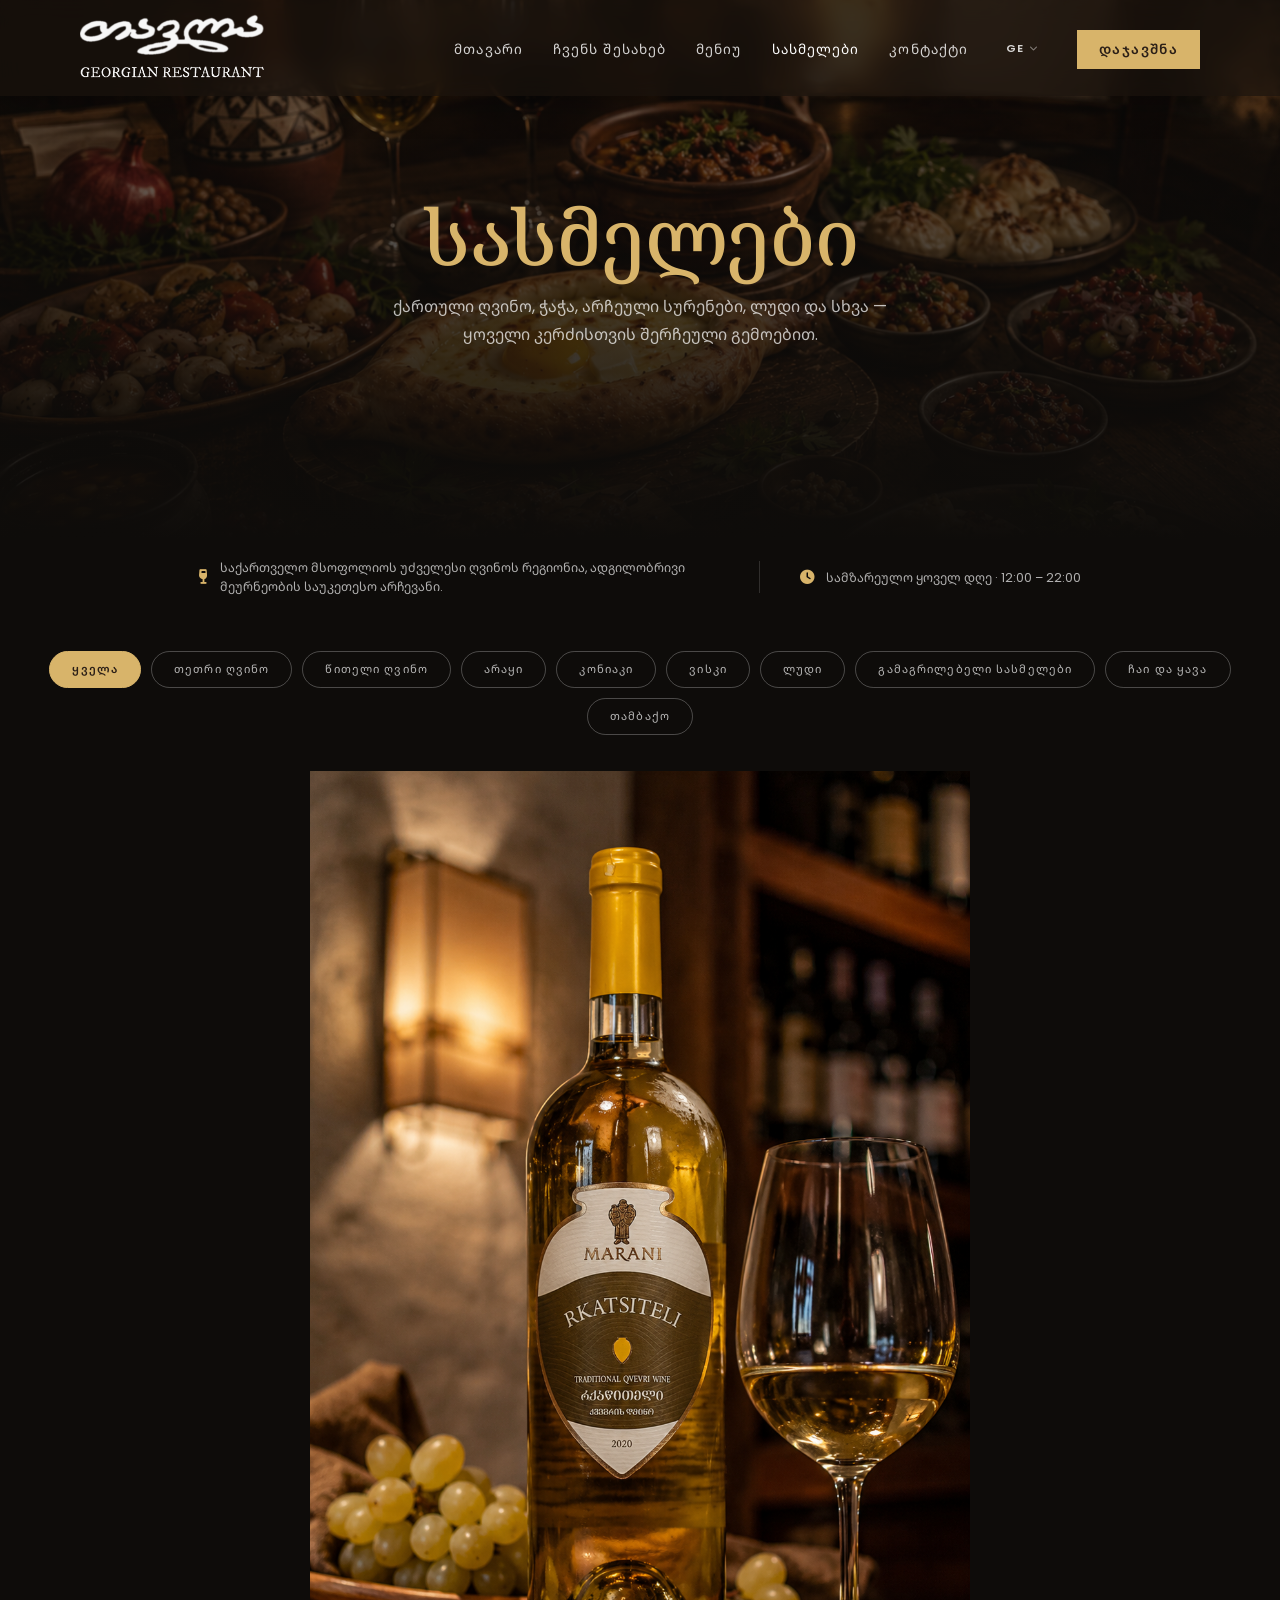
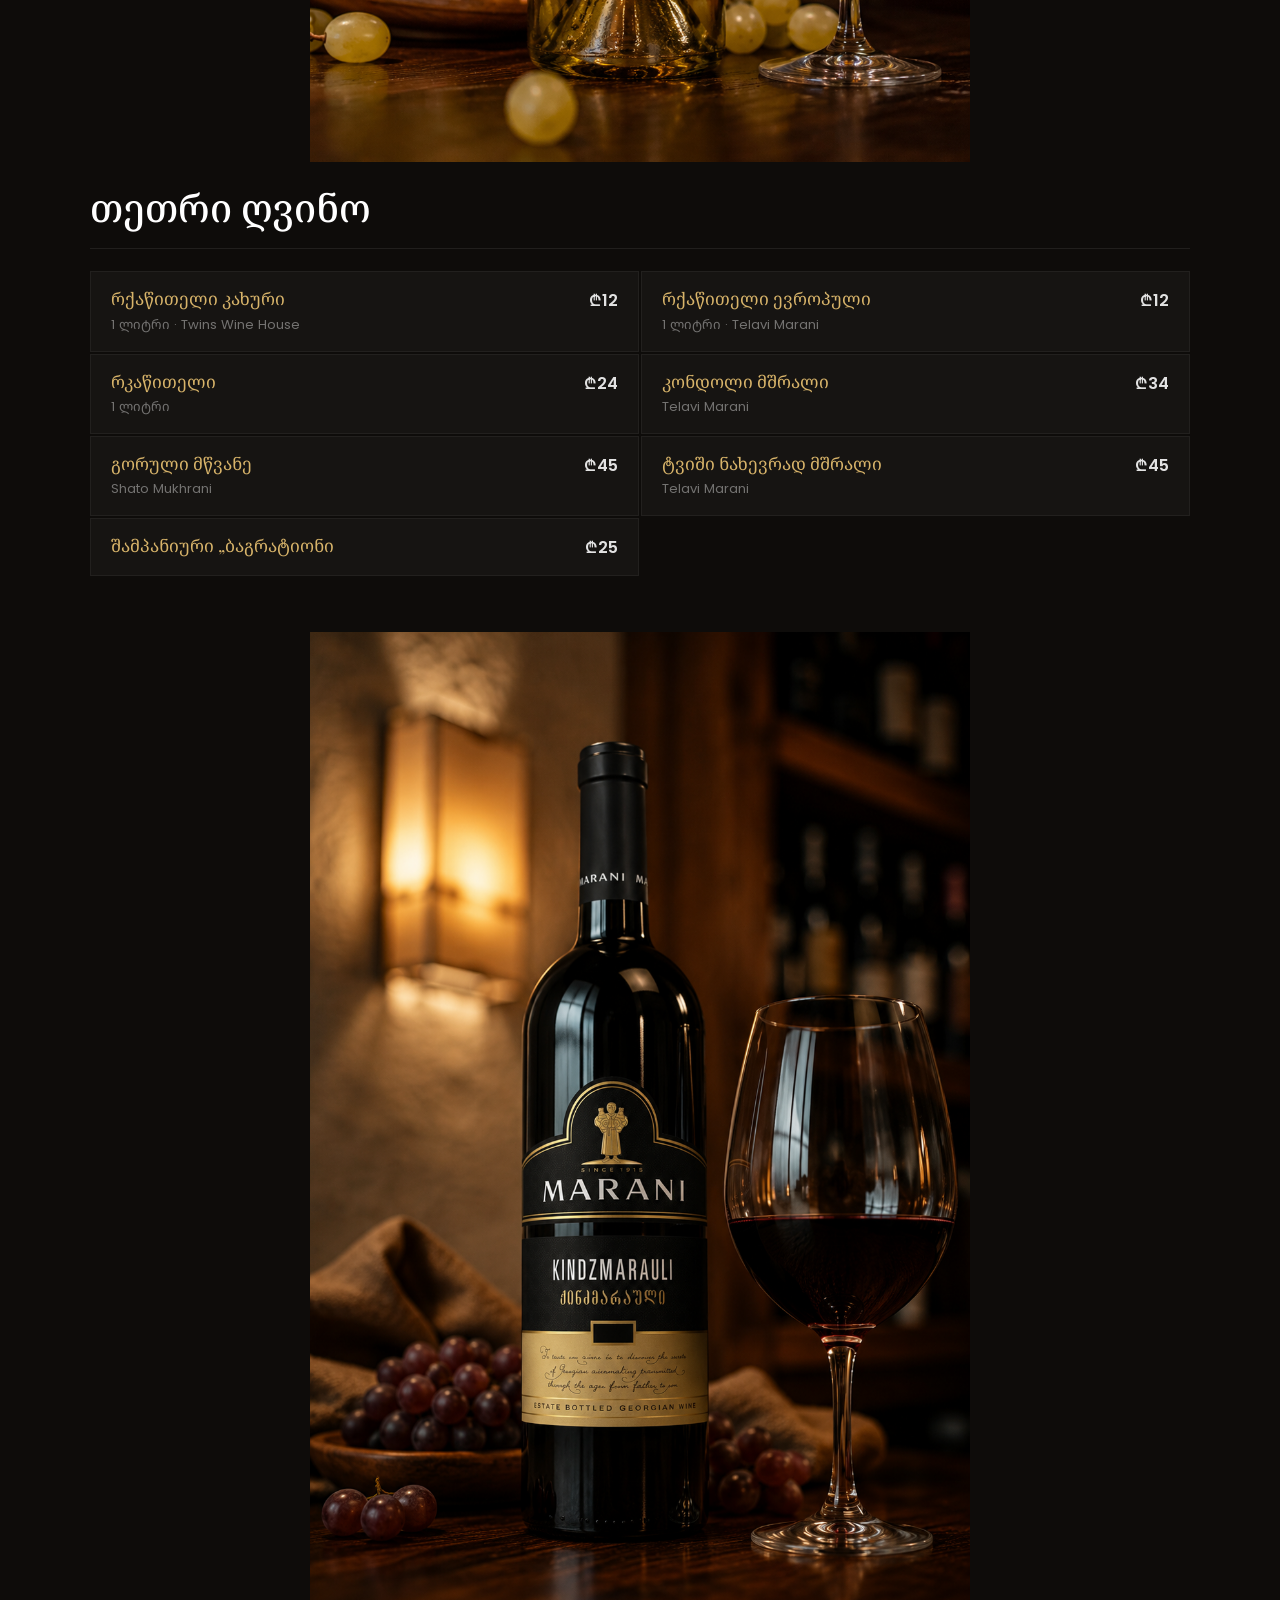
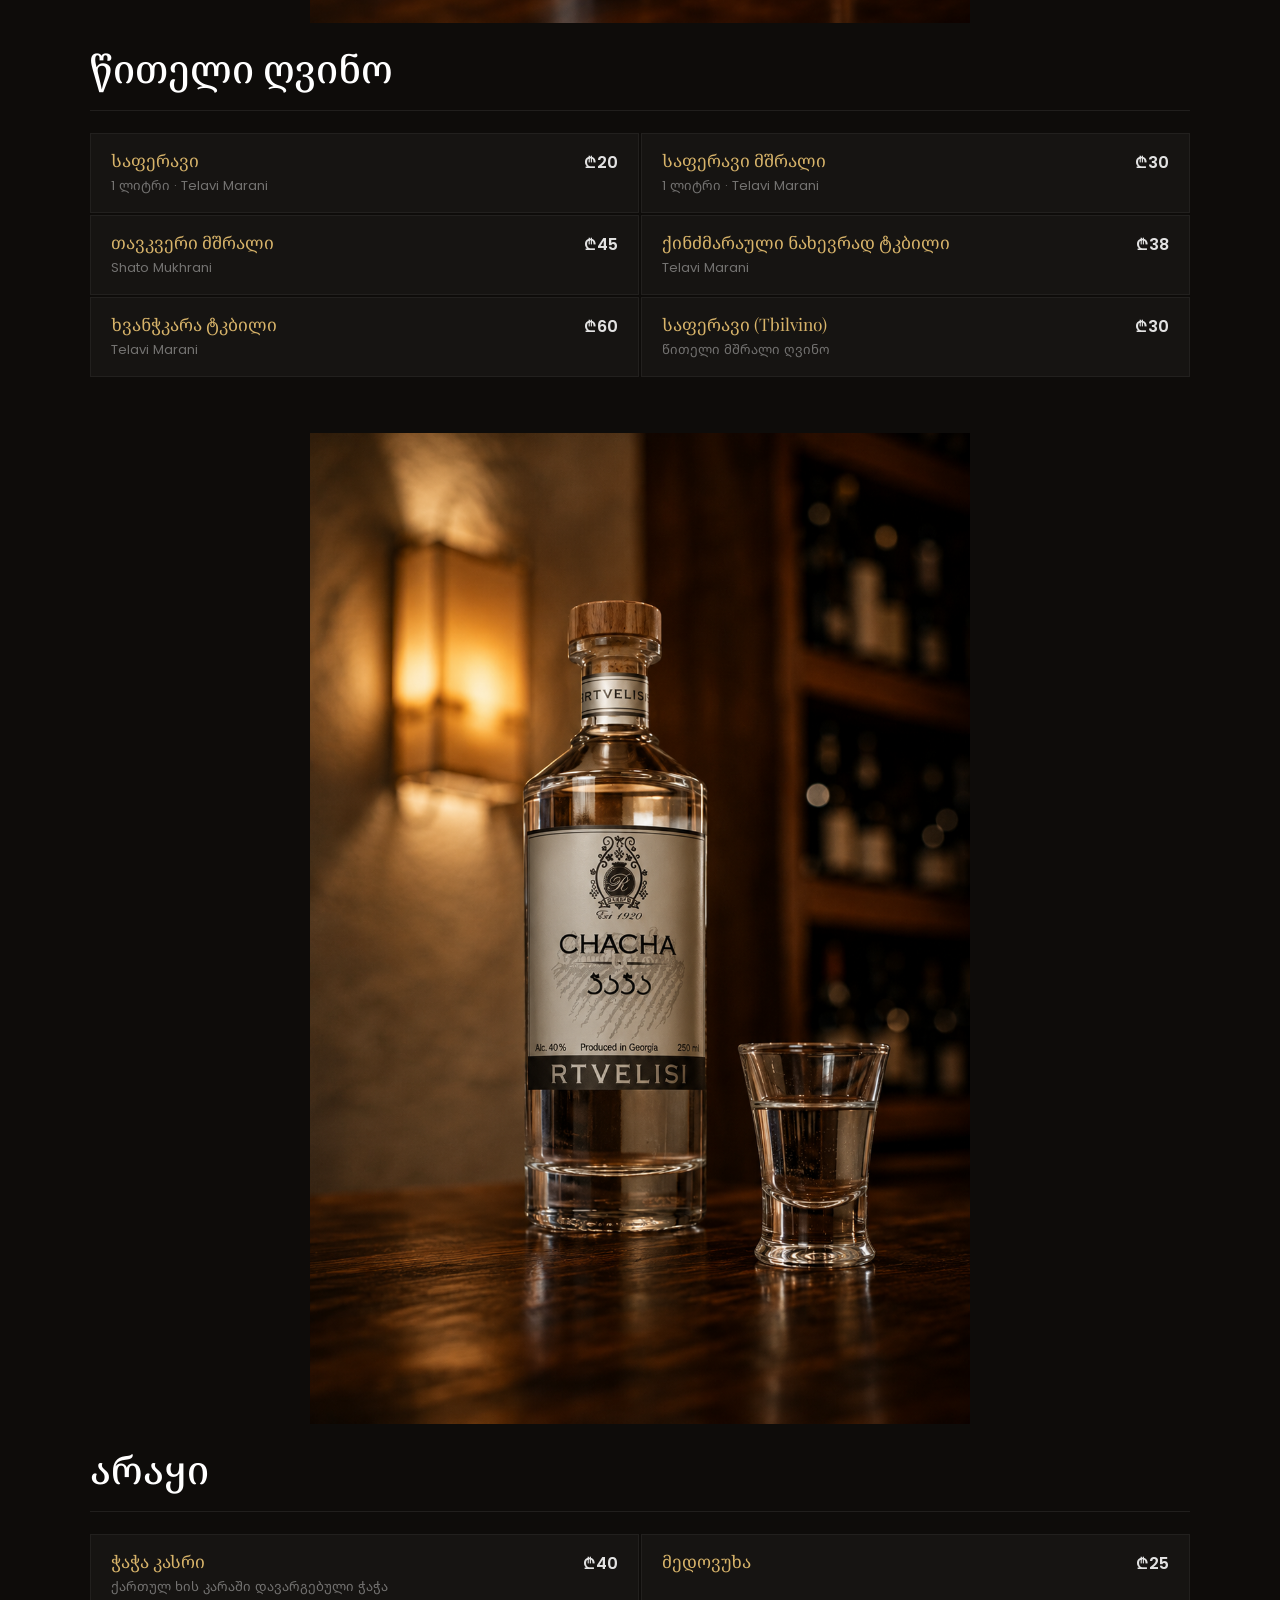
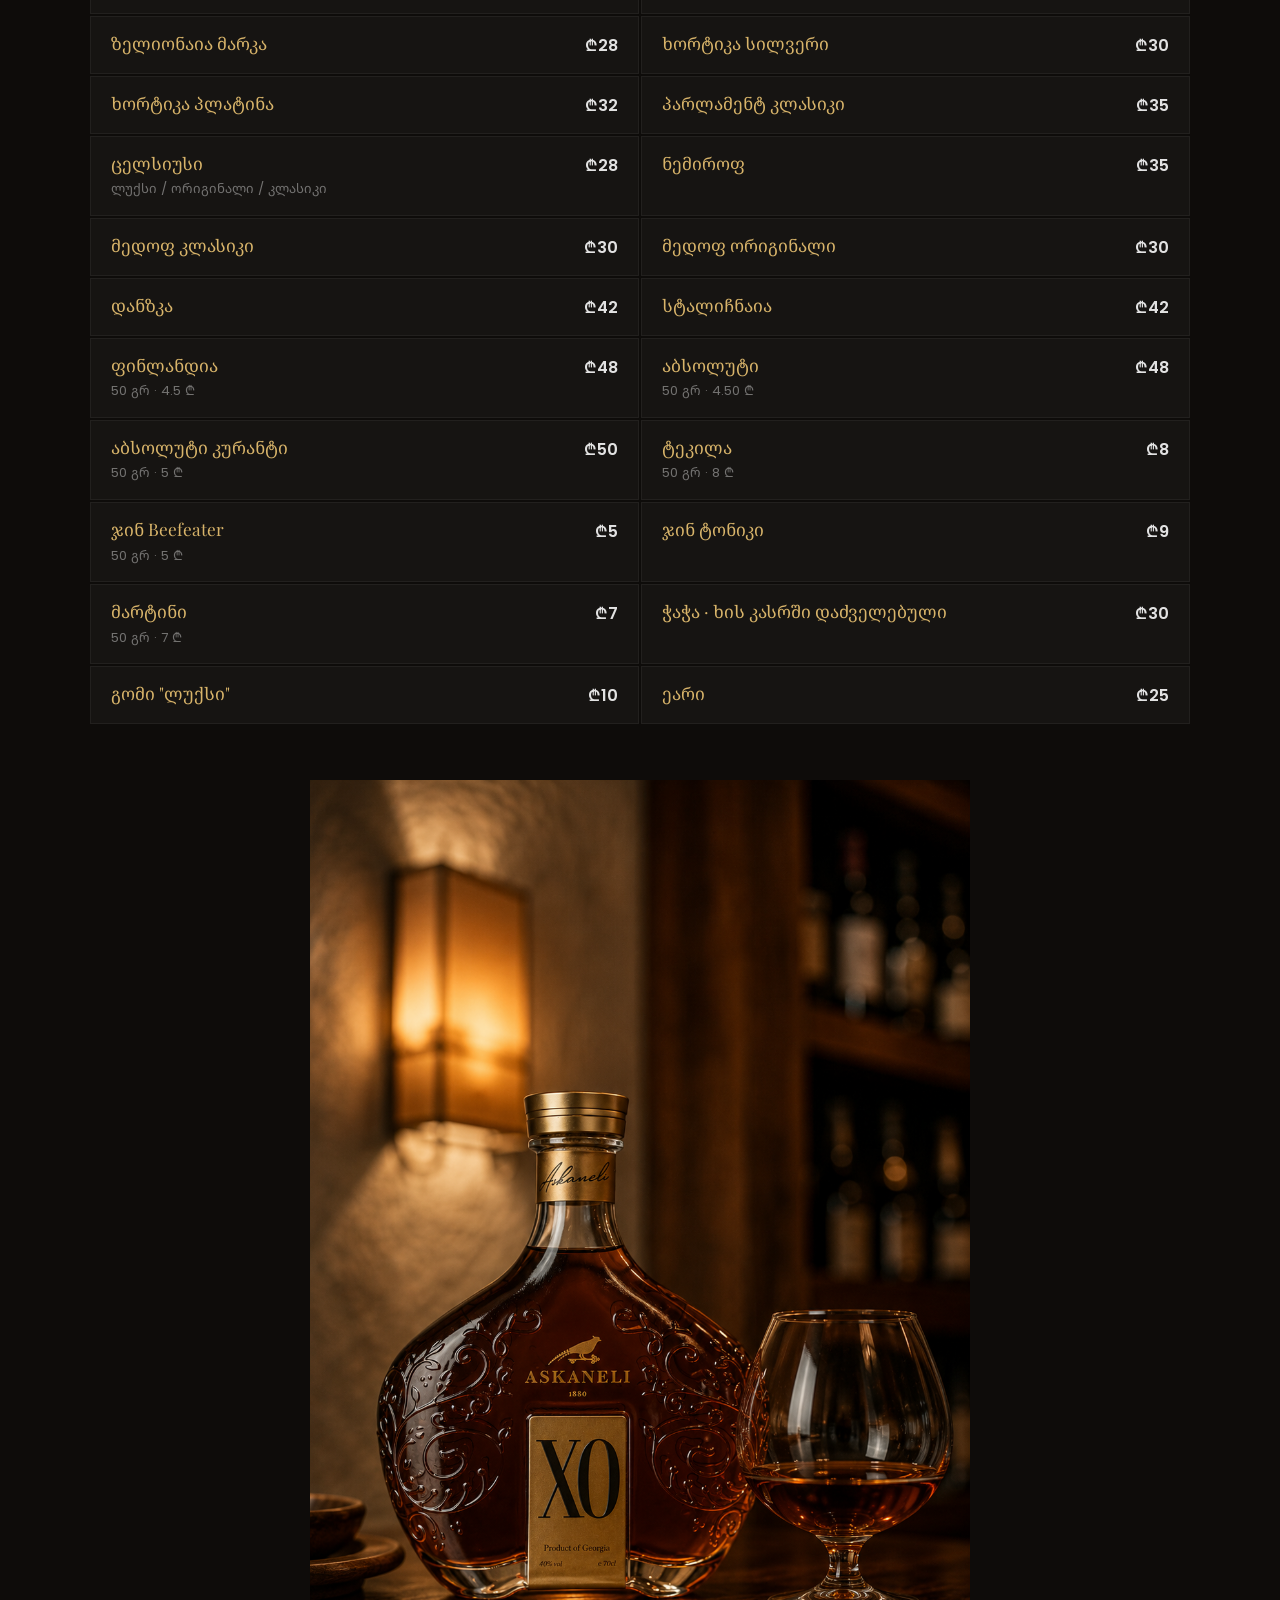
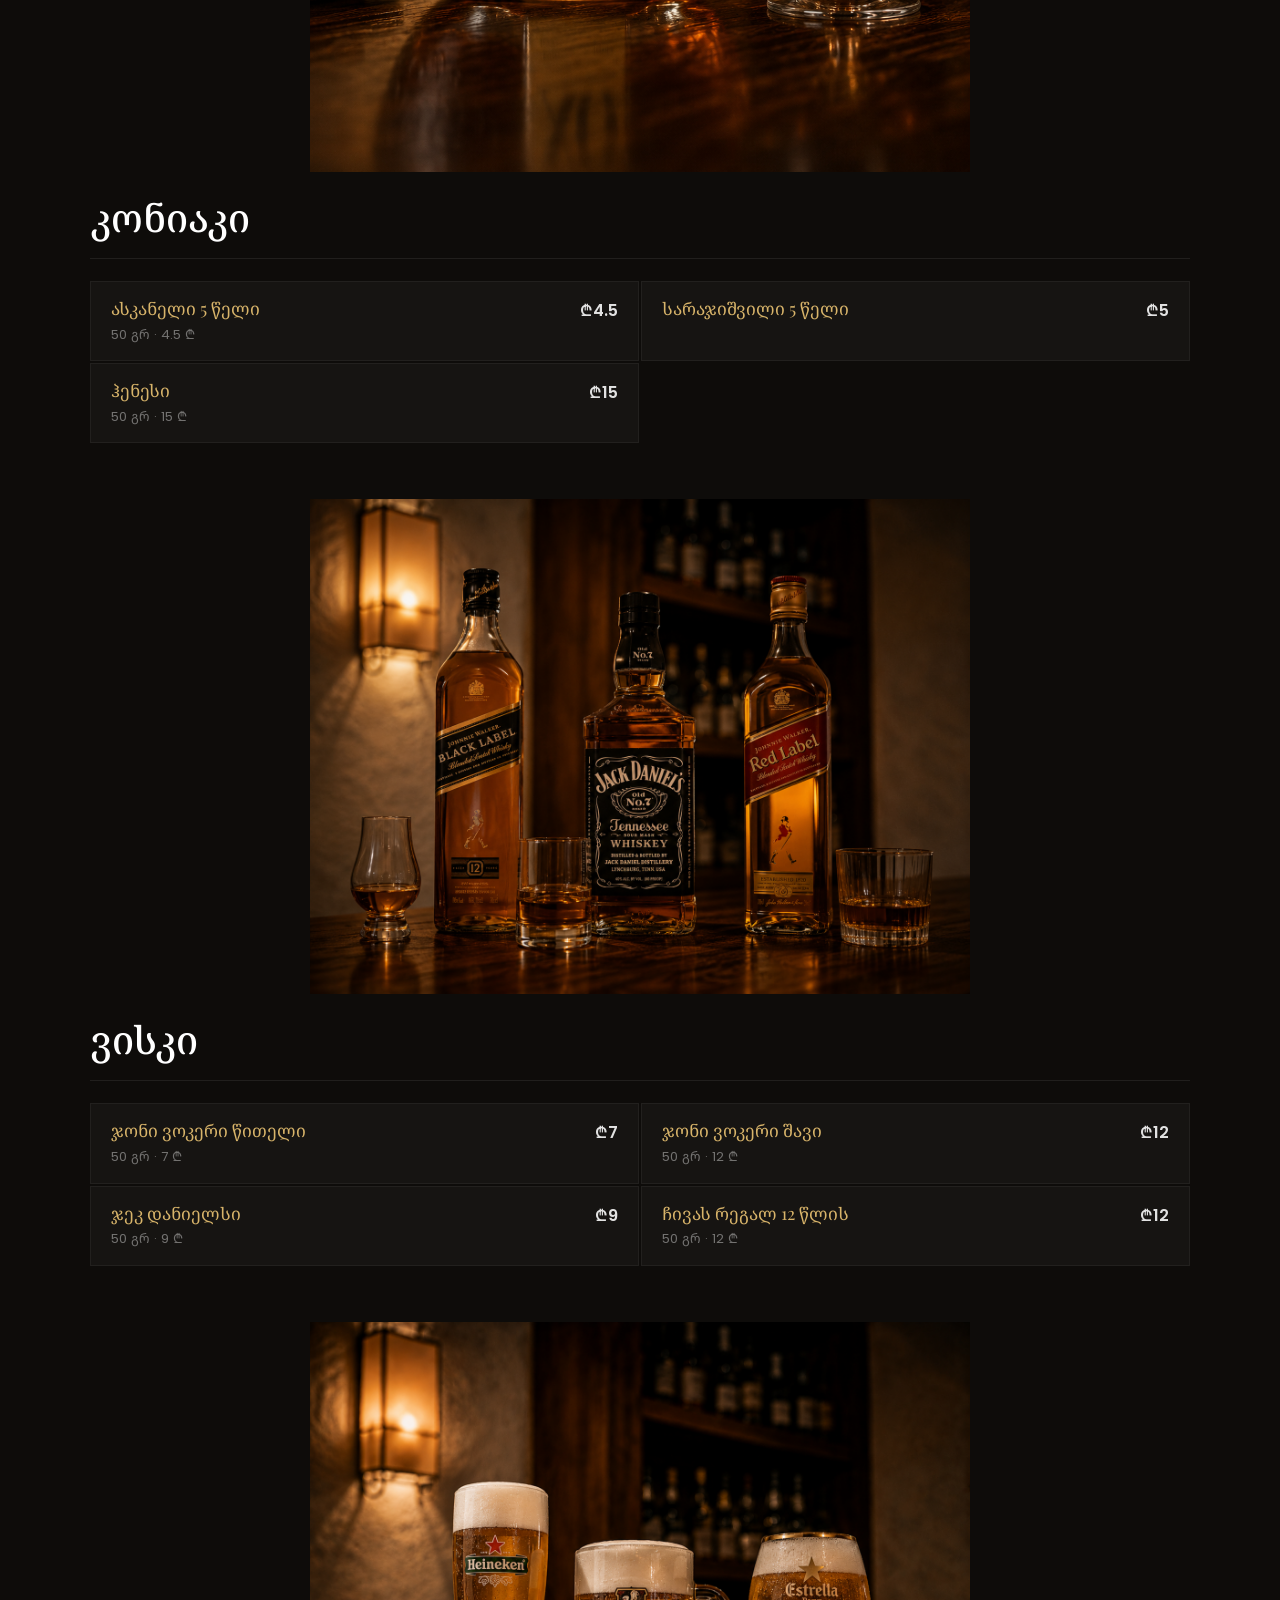
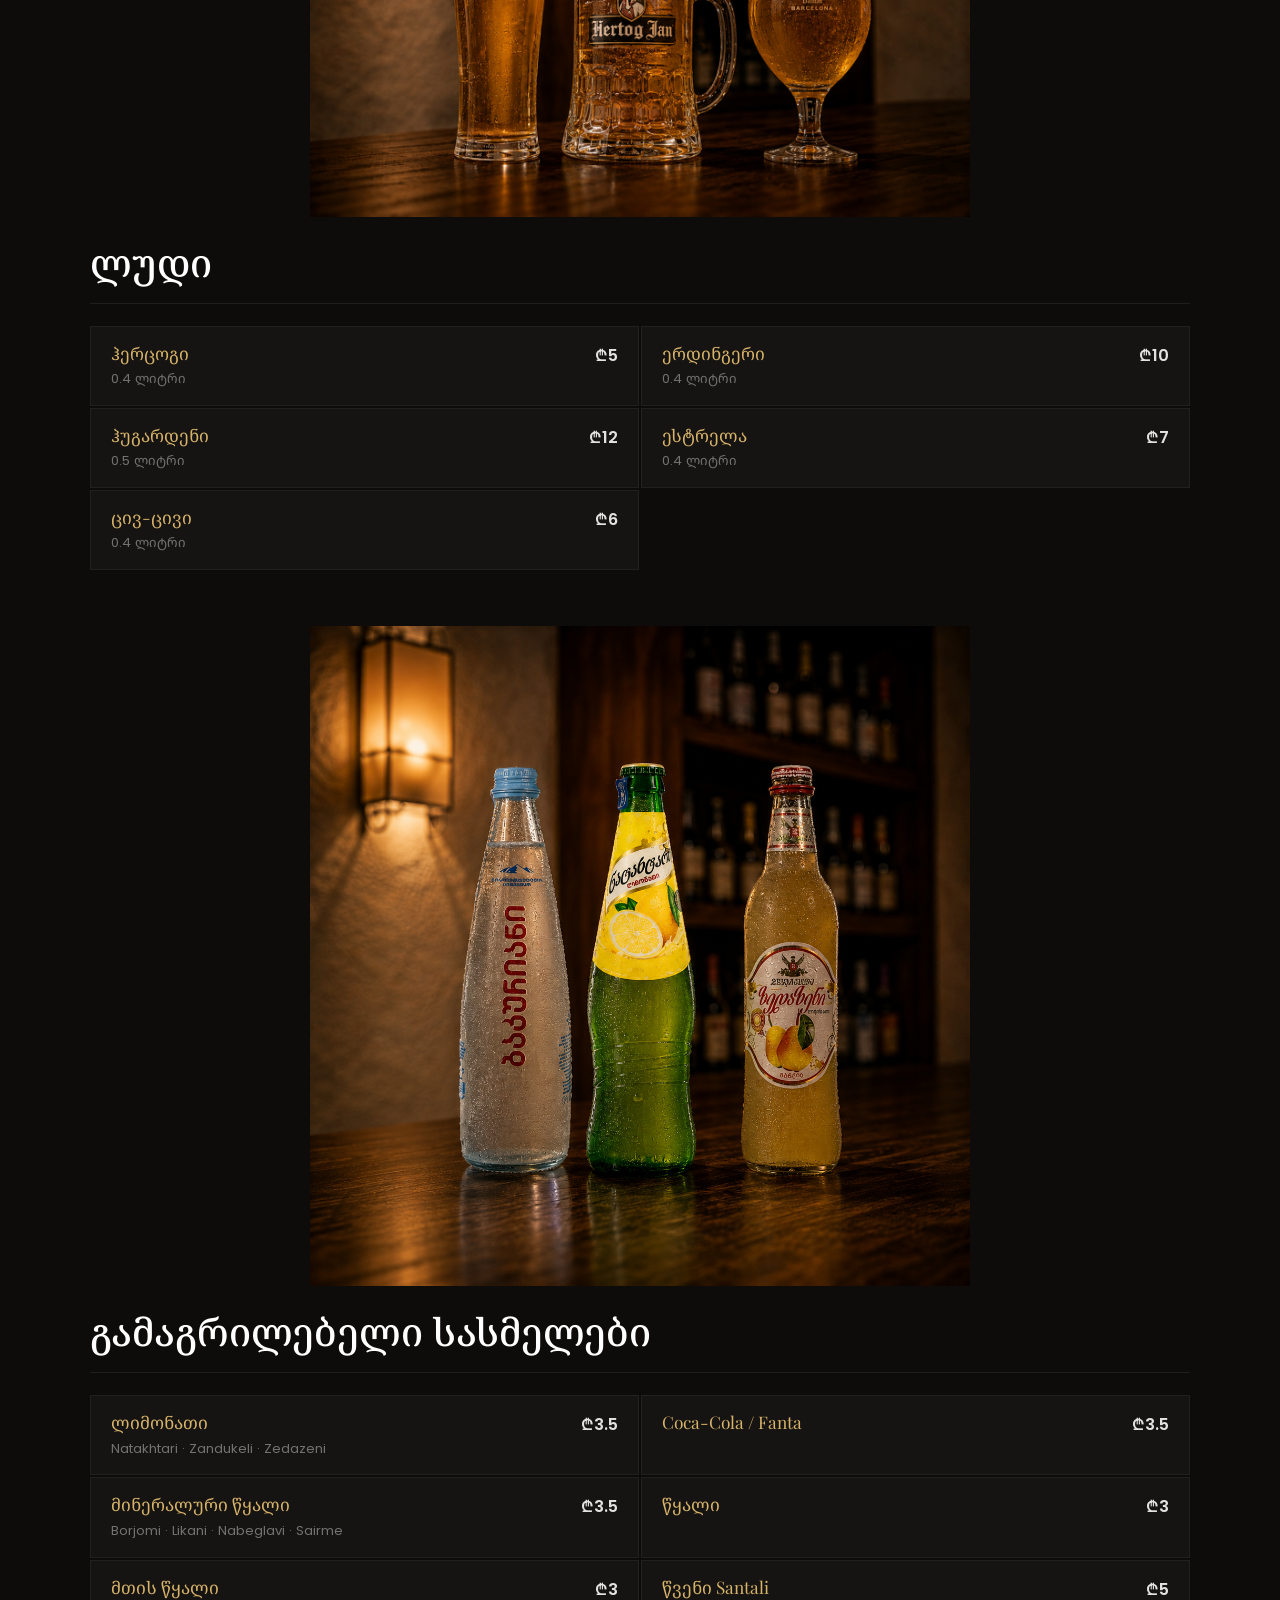
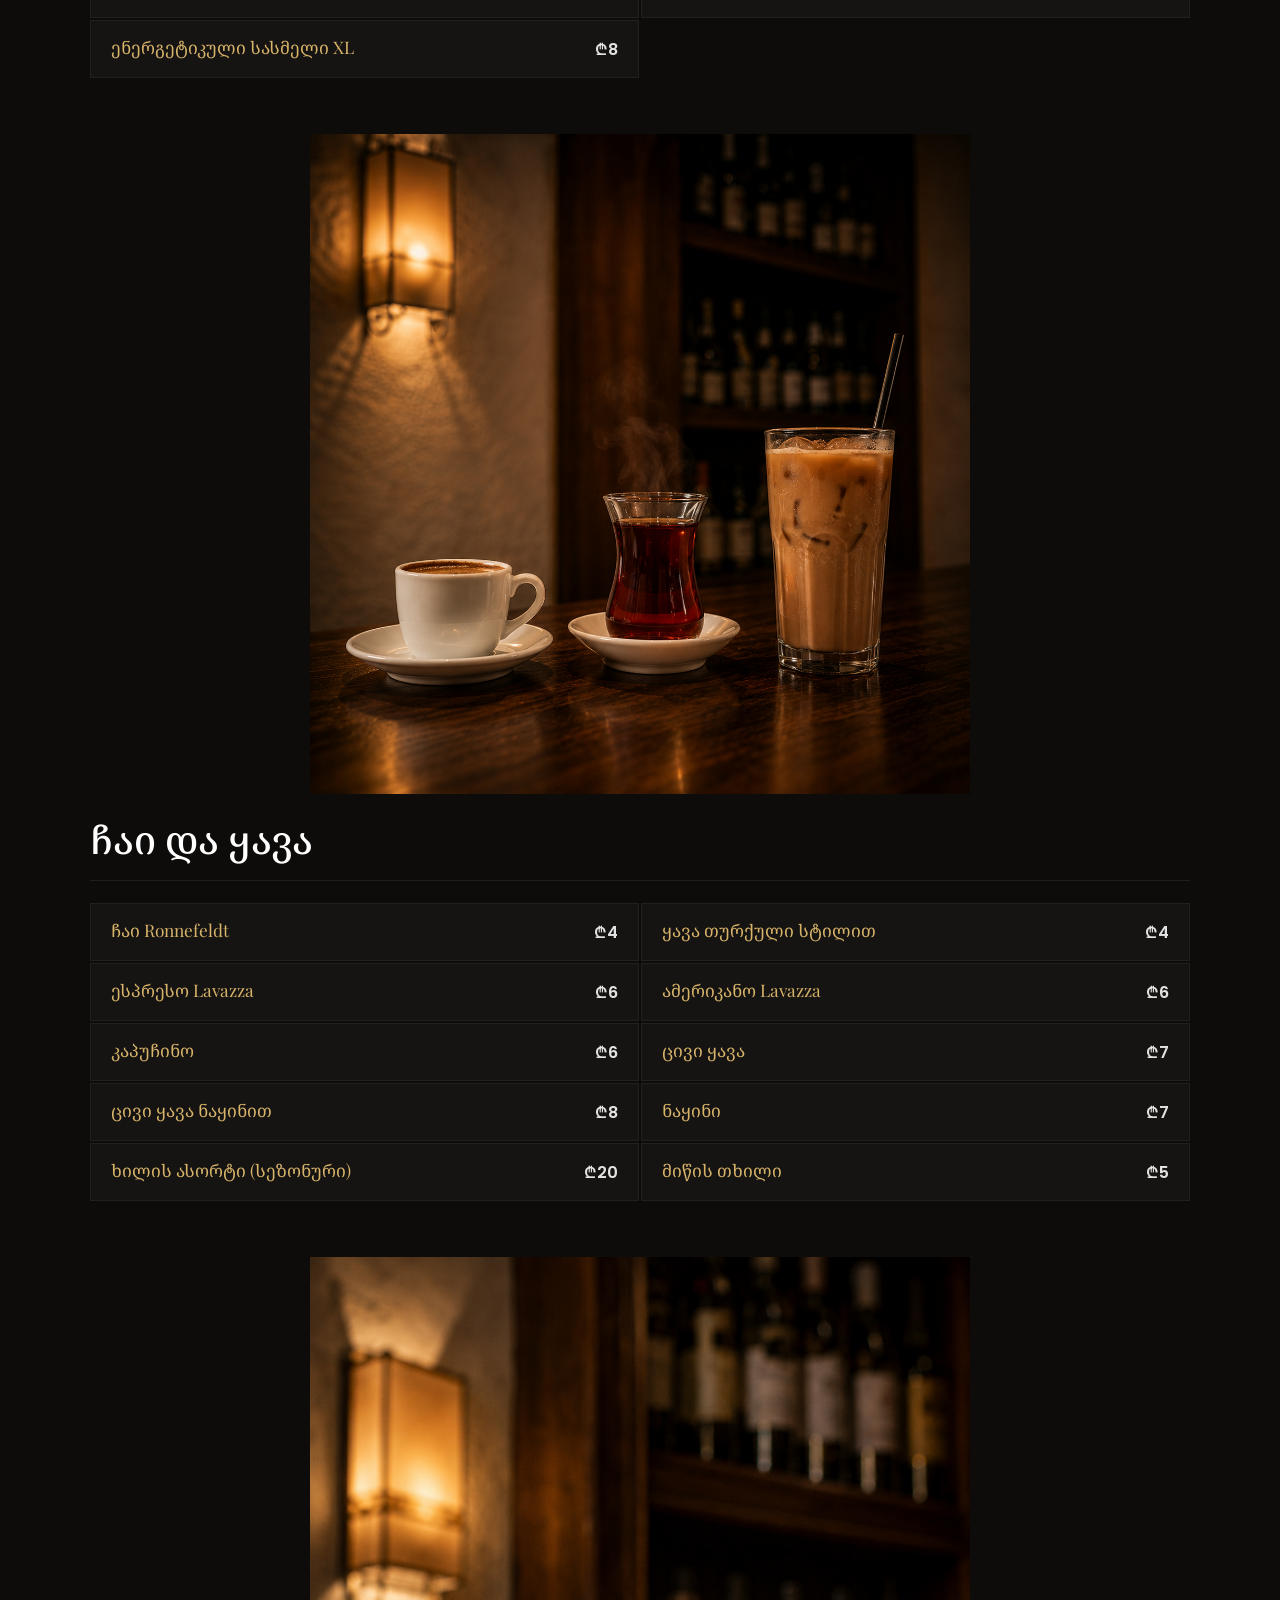
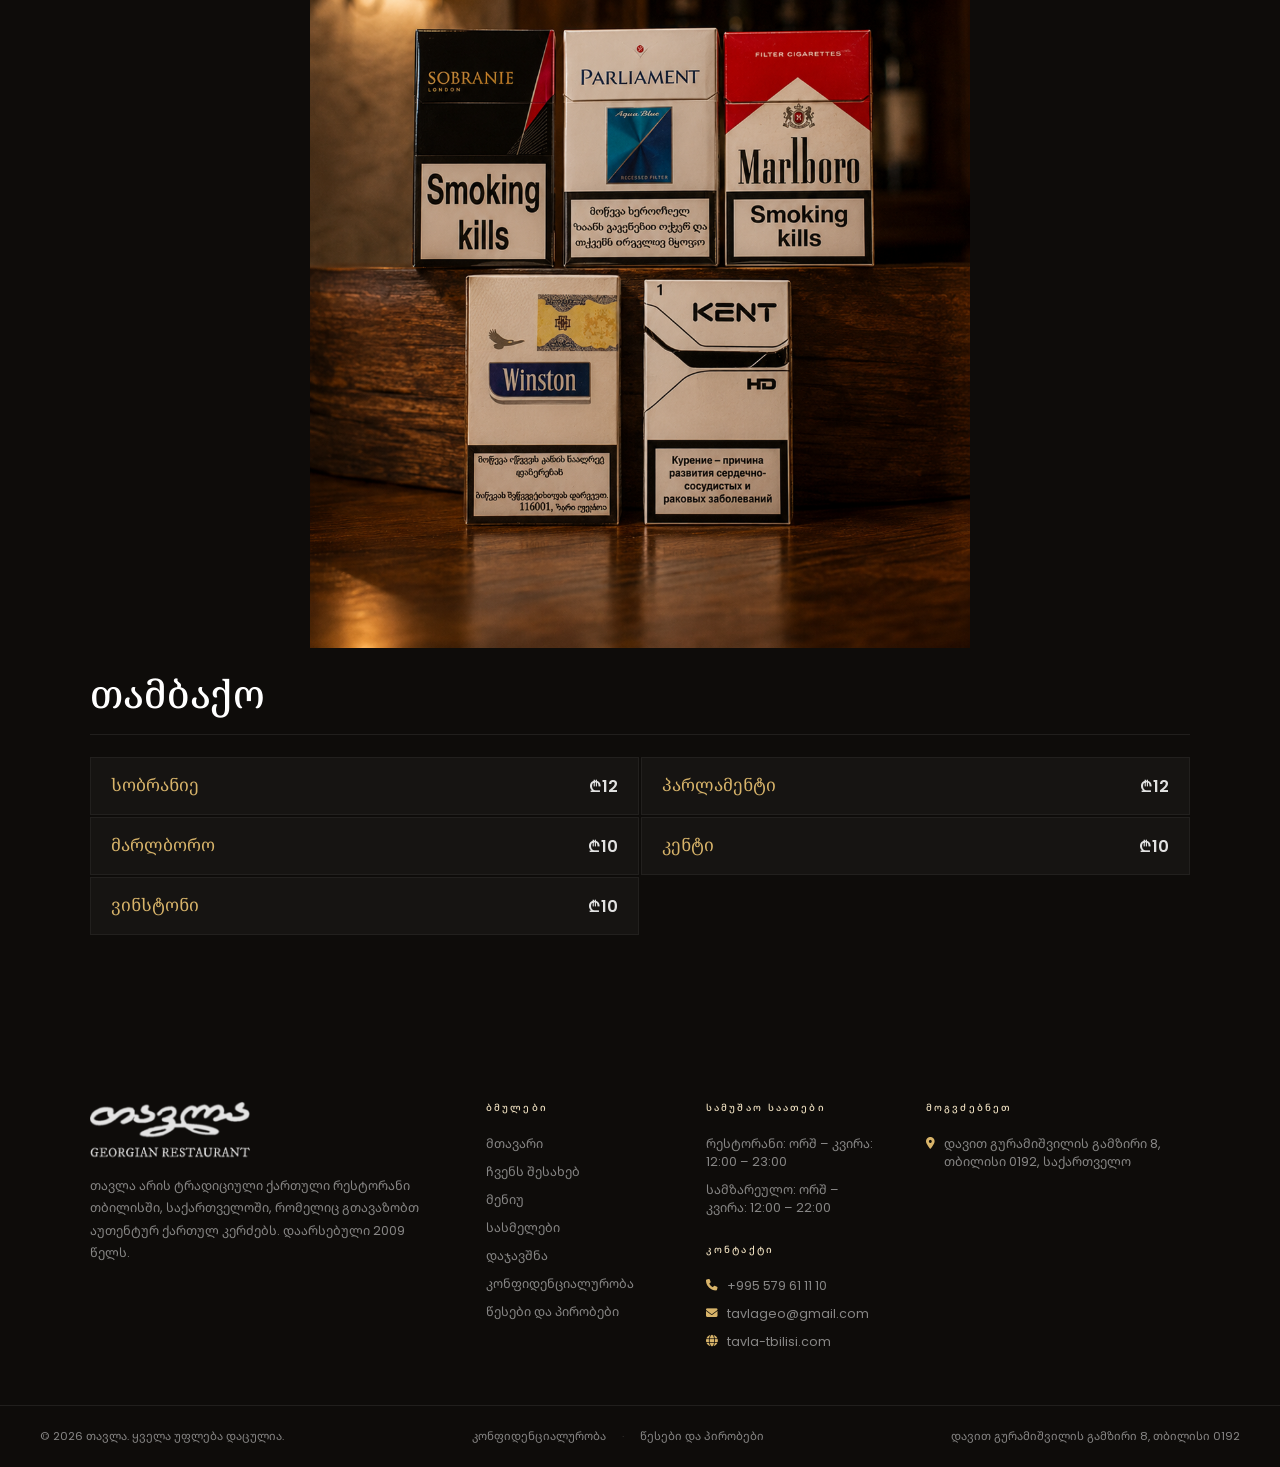
<file: drinks.html>
<!DOCTYPE html>
<html lang="ka">
<head>
  <meta charset="UTF-8" />
  <meta name="viewport" content="width=device-width, initial-scale=1.0" />
  <title>სასმელები | Tavla თავლა</title>
  <meta name="description" content="თავლას სასმელების მენიუ — ქართული ღვინო, ჭაჭა, კონიაკი, ლუდი და სხვა. ქართული რესტორანი თბილისში." />
  <meta name="robots" content="index, follow" />
  <meta name="theme-color" content="#0e0c0a" />
  <link rel="canonical" href="https://tavla-tbilisi.com/drinks.html" />
  <meta property="og:site_name" content="Tavla | თავლა" />
  <meta property="og:locale" content="ka_GE" />
  <meta property="og:locale:alternate" content="en_US" />
  <meta property="og:locale:alternate" content="ru_RU" />
  <link rel="icon" href="/favicon.ico" sizes="any" />
  <link rel="icon" type="image/png" sizes="32x32" href="images/favicon-32x32.png" />
  <link rel="icon" type="image/png" sizes="16x16" href="images/favicon-16x16.png" />
  <link rel="apple-touch-icon" sizes="180x180" href="images/apple-touch-icon.png" />
  <link rel="manifest" href="/site.webmanifest" />
  <link rel="preconnect" href="https://fonts.googleapis.com" />
  <link rel="preconnect" href="https://fonts.gstatic.com" crossorigin />
  <link href="https://fonts.googleapis.com/css2?family=Playfair+Display:ital,wght@0,400;0,500;0,600;1,400&family=Poppins:wght@300;400;500;600&family=Noto+Sans+Georgian:wght@300;400;500;600&family=Noto+Serif+Georgian:wght@400;500;600&family=Noto+Sans:wght@300;400;500;600&family=Noto+Serif:wght@400;500;600&display=swap" rel="stylesheet" />
  <link rel="stylesheet" href="https://cdnjs.cloudflare.com/ajax/libs/font-awesome/6.5.0/css/all.min.css" />
  <link rel="stylesheet" href="js/lenis.css" />
  <link rel="stylesheet" href="styles.css" />
  <style>
    body { background: #0e0c0a; }

    /* ── HERO ── */
    .menu-hero {
      position: relative;
      height: 60vh;
      min-height: 420px;
      display: flex;
      align-items: center;
      justify-content: center;
      text-align: center;
      overflow: hidden;
      background: #0e0c0a;
    }
    .menu-hero-bg {
      position: absolute;
      inset: 0;
      background-image: url('images/menu-hero-backgruond.png');
      background-size: cover;
      background-position: center;
      background-repeat: no-repeat;
      transform: scale(1.04);
    }
    .menu-hero-overlay {
      position: absolute;
      inset: 0;
      background: linear-gradient(to bottom, rgba(14,12,10,.45) 0%, rgba(14,12,10,1) 100%);
    }
    .menu-hero-content {
      position: relative;
      z-index: 2;
      padding: 0 24px;
    }
    .menu-hero-content h1 {
      font-family: var(--font-serif);
      font-size: clamp(2.8rem, 6vw, 5rem);
      font-weight: 500;
      color: var(--gold);
      line-height: 1.1;
      margin-bottom: 18px;
    }
    .menu-hero-content p {
      font-size: clamp(.82rem, 1.4vw, 1rem);
      color: rgba(255,255,255,.72);
      max-width: 560px;
      margin: 0 auto;
      line-height: 1.75;
    }

    /* ── INFO BAR ── */
    .menu-info-bar {
      background: #0e0c0a;
      border-top: none;
      border-bottom: none;
      padding: 18px 40px;
      display: flex;
      align-items: center;
      justify-content: center;
      gap: 40px;
      flex-wrap: wrap;
    }
    .mib-item {
      display: flex;
      align-items: center;
      gap: 12px;
      font-size: .78rem;
      color: rgba(255,255,255,.68);
      line-height: 1.55;
      max-width: 520px;
    }
    .mib-item i { color: var(--gold); font-size: .9rem; flex-shrink: 0; }
    .mib-divider { width: 1px; height: 32px; background: rgba(255,255,255,.14); flex-shrink: 0; }

    /* ── FILTER TABS ── */
    .menu-filters {
      background: #0e0c0a;
      padding: 36px 24px 36px;
      display: flex;
      justify-content: center;
      flex-wrap: wrap;
      gap: 10px;
    }
    .filter-btn {
      background: transparent;
      border: 1px solid rgba(255,255,255,.25);
      color: rgba(255,255,255,.7);
      padding: 9px 22px;
      font-family: var(--font-sans);
      font-size: .7rem;
      letter-spacing: .1em;
      text-transform: uppercase;
      cursor: pointer;
      border-radius: 50px;
      transition: background .2s, border-color .2s, color .2s;
    }
    .filter-btn:hover { border-color: var(--gold); color: var(--gold); }
    .filter-btn.active { background: var(--gold); border-color: var(--gold); color: var(--navy); font-weight: 600; }

    /* ── MENU SECTIONS ── */
    .menu-page-sec { background: #0e0c0a; padding: 0 0 96px; }
    .menu-page-wrap {
      max-width: 1180px;
      margin: 0 auto;
      padding: 0 40px;
      display: flex;
      flex-direction: column;
      gap: 56px;
    }
    .menu-section-hdr {
      display: flex;
      flex-direction: column;
      gap: 0;
      margin-bottom: 22px;
      border-bottom: 1px solid rgba(255,255,255,.08);
      overflow: hidden;
    }
    .menu-sec-img {
      width: 60%;
      display: block;
      margin: 0 auto;
      border-radius: 0;
      border: none;
    }
    .menu-section-hdr h2 {
      font-family: var(--font-serif);
      font-size: clamp(1.6rem, 3vw, 2.4rem);
      font-weight: 500;
      color: #fff;
      line-height: 1.15;
      padding: 22px 0 20px;
    }
    .menu-items-grid {
      display: grid;
      grid-template-columns: 1fr 1fr;
      gap: 2px;
    }
    .menu-item {
      display: flex;
      align-items: flex-start;
      justify-content: space-between;
      gap: 16px;
      padding: 15px 20px;
      background: rgba(255,255,255,.03);
      border: 1px solid rgba(255,255,255,.05);
      transition: background .2s, border-color .2s;
    }
    .menu-item:hover { background: rgba(255,255,255,.065); border-color: rgba(216,180,106,.2); }
    .menu-item-info { display: flex; flex-direction: column; gap: 4px; }
    .menu-item-name {
      font-family: var(--font-serif);
      font-size: 1.08rem;
      color: var(--gold);
      line-height: 1.3;
    }
    .menu-item-desc { font-size: .82rem; color: rgba(255,255,255,.4); line-height: 1.65; }
    .menu-item-price {
      font-size: 1rem;
      font-weight: 600;
      color: rgba(255,255,255,.88);
      white-space: nowrap;
      flex-shrink: 0;
      margin-top: 1px;
    }

    /* ── RESPONSIVE ── */
    @media (max-width: 960px) { .menu-items-grid { grid-template-columns: 1fr; } }
    @media (max-width: 768px) {
      .menu-page-wrap { padding: 0 20px; gap: 40px; }
      .menu-hero { height: 52vh; min-height: 340px; }
      .menu-info-bar { padding: 16px 20px; gap: 14px; flex-direction: column; align-items: flex-start; }
      .mib-divider { display: none; }
      .menu-sec-img { width: 100%; }
    }
    @media (max-width: 480px) {
      .menu-filters { padding: 28px 16px 28px; gap: 8px; }
      .filter-btn { font-size: .62rem; padding: 8px 14px; }
      .menu-item { padding: 14px 14px; }
      .menu-item-name { font-size: 1rem; }
      .menu-item-desc { font-size: .78rem; }
      .menu-item-price { font-size: .95rem; }
    }
    /* ── LANG DROPDOWN ── */
    .lang-dropdown { position: relative; flex-shrink: 0; }
    .lang-current {
      background: none; border: none;
      color: rgba(255,255,255,.82);
      font-family: var(--font-sans);
      font-size: .7rem; font-weight: 600;
      letter-spacing: .12em; text-transform: uppercase;
      cursor: pointer; padding: 5px 8px;
      display: flex; align-items: center; gap: 5px;
      transition: color .2s;
    }
    .lang-current:hover { color: #fff; }
    .lang-current i { font-size: .5rem; opacity: .55; transition: transform .2s; }
    .lang-dropdown.open .lang-current i,
    .lang-dropdown:hover .lang-current i { transform: rotate(180deg); }
    .lang-drop-menu {
      position: absolute; top: calc(100% + 6px); right: 0;
      min-width: 54px;
      background: rgba(14,12,10,.97);
      border: 1px solid rgba(255,255,255,.1);
      border-radius: 4px; padding: 4px 0;
      opacity: 0; visibility: hidden;
      transform: translateY(-4px);
      transition: opacity .2s, transform .2s, visibility .2s;
      z-index: 1100;
      box-shadow: 0 8px 24px rgba(0,0,0,.35);
    }
    .lang-dropdown:hover .lang-drop-menu,
    .lang-dropdown.open .lang-drop-menu {
      opacity: 1; visibility: visible; transform: translateY(0);
    }
    .lang-opt {
      display: block; width: 100%;
      background: none; border: none;
      color: rgba(255,255,255,.55);
      font-family: var(--font-sans);
      font-size: .7rem; font-weight: 500;
      letter-spacing: .12em; text-transform: uppercase;
      cursor: pointer; padding: 7px 14px;
      text-align: left; transition: color .2s, background .2s;
    }
    .lang-opt:hover { color: #fff; background: rgba(255,255,255,.06); }
    .nav-actions {
      display: none;
      align-items: center;
      gap: 6px;
      flex-shrink: 0;
    }
    @media(max-width:960px){
      .nav-actions { display: flex; }
      .nav-actions .lang-drop-menu { right: 0; left: auto; }
    }
  </style>
  <script type="application/ld+json">
  {
    "@context": "https://schema.org",
    "@graph": [
      {
        "@type": "WebSite",
        "@id": "https://tavla-tbilisi.com/#website",
        "url": "https://tavla-tbilisi.com/",
        "name": "Tavla",
        "alternateName": "თავლა"
      },
      {
        "@type": "BreadcrumbList",
        "itemListElement": [
          {"@type": "ListItem", "position": 1, "name": "Home", "item": "https://tavla-tbilisi.com/"},
          {"@type": "ListItem", "position": 2, "name": "Drinks", "item": "https://tavla-tbilisi.com/drinks.html"}
        ]
      }
    ]
  }
  </script>
  <script src="js/seo-config.js"></script>
  <script src="js/seo.js"></script>
  <script>initSeo('drinks', localStorage.getItem('tavla-lang') || 'ge');</script>
</head>
<body>

<!-- MOBILE NAV DROPDOWN -->
<div class="mob-nav" id="mobNav">
  <nav class="mob-nav-links">
    <a href="index.html" onclick="closeMob()" data-ge="მთავარი" data-en="Home" data-ru="Главная">მთავარი</a>
    <a href="about.html" onclick="closeMob()" data-ge="ჩვენს შესახებ" data-en="About Us" data-ru="О нас">ჩვენს შესახებ</a>
    <a href="menu.html" onclick="closeMob()" data-ge="მენიუ" data-en="Menu" data-ru="Меню">მენიუ</a>
    <a href="drinks.html" onclick="closeMob()" data-ge="სასმელები" data-en="Drinks" data-ru="Напитки">სასმელები</a>
    <a href="index.html#reservation" onclick="closeMob()" data-ge="დაჯავშნა" data-en="Book a Table" data-ru="Забронировать">დაჯავშნა</a>
    <a href="index.html#contact" onclick="closeMob()" data-ge="კონტაქტი" data-en="Contact Us" data-ru="Контакты">კონტაქტი</a>
  </nav>
</div>

<!-- NAVBAR -->
<nav class="navbar" id="navbar">
  <div class="navbar-inner">
    <a href="index.html" class="nav-brand" aria-label="Tavla home">
      <img src="images/tavla-nav-hero.png" alt="Tavla Georgian Restaurant, Tbilisi" class="nav-logo"/>
    </a>
    <ul class="nav-menu">
      <li><a href="index.html" data-ge="მთავარი" data-en="Home" data-ru="Главная">მთავარი</a></li>
      <li><a href="about.html" data-ge="ჩვენს შესახებ" data-en="About Us" data-ru="О нас">ჩვენს შესახებ</a></li>
      <li><a href="menu.html" data-ge="მენიუ" data-en="Menu" data-ru="Меню">მენიუ</a></li>
      <li><a href="drinks.html" style="color:#fff" data-ge="სასმელები" data-en="Drinks" data-ru="Напитки">სასმელები</a></li>
      <li><a href="index.html#contact" data-ge="კონტაქტი" data-en="Contact Us" data-ru="Контакты">კონტაქტი</a></li>
      <li class="nav-lang">
        <div class="lang-dropdown" id="langDropdown">
          <button class="lang-current" type="button" id="langCurrent" aria-haspopup="listbox" aria-expanded="false">GE <i class="fa fa-chevron-down"></i></button>
          <div class="lang-drop-menu" id="langDropMenu" role="listbox">
            <button type="button" class="lang-opt" data-lang="en">EN</button>
            <button type="button" class="lang-opt" data-lang="ru">RU</button>
          </div>
        </div>
      </li>
      <li><a href="index.html#reservation" class="nav-book" data-ge="დაჯავშნა" data-en="Book a Table" data-ru="Забронировать">დაჯავშნა</a></li>
    </ul>
    <div class="nav-actions">
      <div class="lang-dropdown" id="mobLangDropdown">
        <button class="lang-current" type="button" aria-haspopup="listbox" aria-expanded="false">GE <i class="fa fa-chevron-down"></i></button>
        <div class="lang-drop-menu" role="listbox">
          <button type="button" class="lang-opt" data-lang="en">EN</button>
          <button type="button" class="lang-opt" data-lang="ru">RU</button>
        </div>
      </div>
      <div class="hamburger" id="hamburger" onclick="toggleMob()">
        <span></span><span></span><span></span>
      </div>
    </div>
  </div>
</nav>

<!-- HERO -->
<section class="menu-hero">
  <div class="menu-hero-bg" role="img" aria-label="Georgian wine and drinks at Tavla"></div>
  <div class="menu-hero-overlay"></div>
  <div class="menu-hero-content fi">
    <h1 data-ge="სასმელები" data-en="Drinks" data-ru="Напитки">სასმელები</h1>
    <p data-ge="ქართული ღვინო, ჭაჭა, არჩეული სურენები, ლუდი და სხვა — ყოველი კერძისთვის შერჩეული გემოებით." data-en="Georgian wines, chacha, fine spirits, fresh beers and more — crafted to complement every dish." data-ru="Грузинские вина, чача, изысканные крепкие напитки, свежее пиво и многое другое — идеально дополняют каждое блюдо.">ქართული ღვინო, ჭაჭა, არჩეული სურენები, ლუდი და სხვა — ყოველი კერძისთვის შერჩეული გემოებით.</p>
  </div>
</section>

<!-- INFO BAR -->
<div class="menu-info-bar">
  <div class="mib-item">
    <i class="fa fa-wine-glass"></i>
    <span data-ge="საქართველო მსოფოლიოს უძველესი ღვინოს რეგიონია, ადგილობრივი მეურნეობის საუკეთესო არჩევანი." data-en="Georgia is the world's oldest wine region, we proudly serve best wine from local estates" data-ru="Грузия старейший винодельческий регион мира. мы с гордостью предлагаем лучшие вина.">საქართველო მსოფოლიოს უძველეს ღვინის რეგიონთა ერთ-ერთია — ჩვენ ამაყად გთავაზობთ ავთენტურ ქართულ ღვინოებს ადგილობრივი მეურნეობებიდან</span>
  </div>
  <div class="mib-divider"></div>
  <div class="mib-item">
    <i class="fa fa-clock"></i>
    <span data-ge="სამზარეულო ყოველ დღე · 12:00 – 22:00" data-en="Kitchen open everyday · 12:00 – 22:00" data-ru="Кухня работает ежедневно · 12:00 – 22:00">სამზარეულო ყოველ დღე · 12:00 – 22:00</span>
  </div>
</div>

<!-- FILTER TABS -->
<div class="menu-filters" id="menuFilters">
  <button class="filter-btn active" data-cat="all" data-ge="ყველა" data-en="All" data-ru="Все">ყველა</button>
  <button class="filter-btn" data-cat="white-wine" data-ge="თეთრი ღვინო" data-en="White Wine" data-ru="Белое вино">თეთრი ღვინო</button>
  <button class="filter-btn" data-cat="red-wine" data-ge="წითელი ღვინო" data-en="Red Wine" data-ru="Красное вино">წითელი ღვინო</button>
  <button class="filter-btn" data-cat="spirits" data-ge="არაყი " data-en="Vodka &amp; Spirits" data-ru="Водка и крепкий алкоголь">არაყი </button>
  <button class="filter-btn" data-cat="cognac" data-ge="კონიაკი" data-en="Cognac" data-ru="Коньяк">კონიაკი</button>
  <button class="filter-btn" data-cat="whiskey" data-ge="ვისკი" data-en="Whiskey" data-ru="Виски">ვისკი</button>
  <button class="filter-btn" data-cat="beer" data-ge="ლუდი" data-en="Draft Beer" data-ru="Разливное пиво">ლუდი</button>
  <button class="filter-btn" data-cat="soft-drinks" data-ge="გამაგრილებელი სასმელები" data-en="Soft Drinks" data-ru="Безалкогольные напитки">გამაგრილებელი სასმელები</button>
  <button class="filter-btn" data-cat="tea-coffee" data-ge="ჩაი და ყავა" data-en="Tea &amp; Coffee" data-ru="Чай и кофе">ჩაი და ყავა</button>
  <button class="filter-btn" data-cat="tobacco" data-ge="თამბაქო" data-en="Tobacco" data-ru="Табак">თამბაქო</button>
</div>

<!-- FULL DRINKS MENU -->
<section class="menu-page-sec">
  <div class="menu-page-wrap" id="menuGrid">

    <!-- ══ WHITE WINE ══ -->
    <div class="menu-section fi" data-section="white-wine">
      <div class="menu-section-hdr">
        <img src="images/drinks-rkawiteli-wine.png" alt="White wine at Tavla" class="menu-sec-img"/>
        <h2 data-ge="თეთრი ღვინო" data-en="White Wine" data-ru="Белое вино">თეთრი ღვინო</h2>
      </div>
      <div class="menu-items-grid">
        <div class="menu-item">
          <div class="menu-item-info">
            <span class="menu-item-name" data-ge="რქაწითელი კახური" data-en="Rkatsiteli Kakhetian" data-ru="Ркацители кахетинский">რქაწითელი კახური</span>
            <span class="menu-item-desc" data-ge="1 ლიტრი · Twins Wine House" data-en="1 litre · Twins Wine House" data-ru="1 литр · Twins Wine House">1 ლიტრი · Twins Wine House</span>
          </div>
          <span class="menu-item-price">₾12</span>
        </div>
        <div class="menu-item">
          <div class="menu-item-info">
            <span class="menu-item-name" data-ge="რქაწითელი ევროპული" data-en="Rkatsiteli European" data-ru="Ркацители европейский">რქაწითელი ევროპული</span>
            <span class="menu-item-desc" data-ge="1 ლიტრი · Telavi Marani" data-en="1 litre · Telavi Marani" data-ru="1 литр · Telavi Marani">1 ლიტრი · Telavi Marani</span>
          </div>
          <span class="menu-item-price">₾12</span>
        </div>
        <div class="menu-item">
          <div class="menu-item-info">
            <span class="menu-item-name" data-ge="რკაწითელი" data-en="Rkatsiteli" data-ru="Ркацители">რკაწითელი</span>
            <span class="menu-item-desc" data-ge="1 ლიტრი" data-en="1 litre" data-ru="1 литр">1 ლიტრი</span>
          </div>
          <span class="menu-item-price">₾24</span>
        </div>
        <div class="menu-item">
          <div class="menu-item-info">
            <span class="menu-item-name" data-ge="კონდოლი მშრალი" data-en="Kondoli w/dry" data-ru="Кондоли сухое">კონდოლი მშრალი</span>
            <span class="menu-item-desc">Telavi Marani</span>
          </div>
          <span class="menu-item-price">₾34</span>
        </div>
        <div class="menu-item">
          <div class="menu-item-info">
            <span class="menu-item-name" data-ge="გორული მწვანე" data-en="Goruli Mtsvane" data-ru="Горули Мцване">გორული მწვანე</span>
            <span class="menu-item-desc">Shato Mukhrani</span>
          </div>
          <span class="menu-item-price">₾45</span>
        </div>
        <div class="menu-item">
          <div class="menu-item-info">
            <span class="menu-item-name" data-ge="ტვიში ნახევრად მშრალი" data-en="Tvishi w/semi-dry" data-ru="Твиши полусухое">ტვიში ნახევრად მშრალი</span>
            <span class="menu-item-desc">Telavi Marani</span>
          </div>
          <span class="menu-item-price">₾45</span>
        </div>
        <div class="menu-item">
          <div class="menu-item-info">
            <span class="menu-item-name" data-ge="შამპანიური  „ბაგრატიონი"" data-en="Champagne &quot;Bagrationi&quot;" data-ru="Шампанское «Багратиони»">შამპანიური  „ბაგრატიონი"</span>
          </div>
          <span class="menu-item-price">₾25</span>
        </div>
      </div>
    </div>

    <!-- ══ RED WINE ══ -->
    <div class="menu-section fi" data-section="red-wine">
      <div class="menu-section-hdr">
        <img src="images/drinks-kindzmarauli-wine.png" alt="Red wine at Tavla" class="menu-sec-img"/>
        <h2 data-ge="წითელი ღვინო" data-en="Red Wine" data-ru="Красное вино">წითელი ღვინო</h2>
      </div>
      <div class="menu-items-grid">
        <div class="menu-item">
          <div class="menu-item-info">
            <span class="menu-item-name" data-ge="საფერავი" data-en="Saperavi" data-ru="Саперави">საფერავი</span>
            <span class="menu-item-desc" data-ge="1 ლიტრი · Telavi Marani" data-en="1 litre · Telavi Marani" data-ru="1 литр · Telavi Marani">1 ლიტრი · Telavi Marani</span>
          </div>
          <span class="menu-item-price">₾20</span>
        </div>
        <div class="menu-item">
          <div class="menu-item-info">
            <span class="menu-item-name" data-ge="საფერავი მშრალი" data-en="Saperavi r/dry" data-ru="Саперави сухое">საფერავი მშრალი</span>
            <span class="menu-item-desc" data-ge="1 ლიტრი · Telavi Marani" data-en="1 litre · Telavi Marani" data-ru="1 литр · Telavi Marani">1 ლიტრი · Telavi Marani</span>
          </div>
          <span class="menu-item-price">₾30</span>
        </div>
        <div class="menu-item">
          <div class="menu-item-info">
            <span class="menu-item-name" data-ge="თავკვერი მშრალი" data-en="Tavkveri r/dry" data-ru="Тавквери сухое">თავკვერი მშრალი</span>
            <span class="menu-item-desc">Shato Mukhrani</span>
          </div>
          <span class="menu-item-price">₾45</span>
        </div>
        <div class="menu-item">
          <div class="menu-item-info">
            <span class="menu-item-name" data-ge="ქინძმარაული ნახევრად ტკბილი" data-en="Kindzmarauli r/semi-sweet" data-ru="Киндзмараули полусладкое">ქინძმარაული ნახევრად ტკბილი</span>
            <span class="menu-item-desc">Telavi Marani</span>
          </div>
          <span class="menu-item-price">₾38</span>
        </div>
        <div class="menu-item">
          <div class="menu-item-info">
            <span class="menu-item-name" data-ge="ხვანჭკარა ტკბილი" data-en="Khvanchkara r/sweet" data-ru="Хванчкара сладкое">ხვანჭკარა ტკბილი</span>
            <span class="menu-item-desc">Telavi Marani</span>
          </div>
          <span class="menu-item-price">₾60</span>
        </div>
        <div class="menu-item">
          <div class="menu-item-info">
            <span class="menu-item-name" data-ge="საფერავი (Tbilvino)" data-en="Saperavi (Tbilvino)" data-ru="Саперави (Тбилвино)">საფერავი (Tbilvino)</span>
            <span class="menu-item-desc" data-ge="წითელი მშრალი ღვინო" data-en="Red dry wine" data-ru="Красное сухое вино">წითელი მშრალი ღვინო</span>
          </div>
          <span class="menu-item-price">₾30</span>
        </div>
      </div>
    </div>

    <!-- ══ VODKA & SPIRITS ══ -->
    <div class="menu-section fi" data-section="spirits">
      <div class="menu-section-hdr">
        <img src="images/drinks-chacha.png" alt="Chacha and spirits at Tavla" class="menu-sec-img"/>
        <h2 data-ge="არაყი " data-en="Vodka &amp; Spirits" data-ru="Водка и крепкий алкоголь">არაყი </h2>
      </div>
      <div class="menu-items-grid">
        <div class="menu-item">
          <div class="menu-item-info">
            <span class="menu-item-name" data-ge="ჭაჭა კასრი" data-en="Chacha Kasri" data-ru="Чача Касри">ჭაჭა კასრი</span>
            <span class="menu-item-desc" data-ge="ქართულ ხის კარაში დავარგებული ჭაჭა" data-en="Georgian oak-aged chacha" data-ru="Чача, выдержанная в грузинском дубе">ქართულ ხის კარაში დავარგებული ჭაჭა</span>
          </div>
          <span class="menu-item-price">₾40</span>
        </div>
        <div class="menu-item">
          <div class="menu-item-info">
            <span class="menu-item-name" data-ge="მედოვუხა" data-en="Medovukha" data-ru="Медовуха">მედოვუხა</span>
          </div>
          <span class="menu-item-price">₾25</span>
        </div>
        <div class="menu-item">
          <div class="menu-item-info">
            <span class="menu-item-name" data-ge="ზელიონაია მარკა" data-en="Zelonaya Marka" data-ru="Зелёная Марка">Zelionaya Marka</span>
          </div>
          <span class="menu-item-price">₾28</span>
        </div>
        <div class="menu-item">
          <div class="menu-item-info">
            <span class="menu-item-name" data-ge="ხორტიკა სილვერი" data-en="Khortica Platina" data-ru="Хортица Silver">Khortica Silver</span>
          </div>
          <span class="menu-item-price">₾30</span>
        </div>
        <div class="menu-item">
          <div class="menu-item-info">
            <span class="menu-item-name" data-ge="ხორტიკა პლატინა" data-en="Khortica Platina" data-ru="Хортица Platina">Khortica Platina</span>
          </div>
          <span class="menu-item-price">₾32</span>
        </div>
        <div class="menu-item">
          <div class="menu-item-info">
            <span class="menu-item-name" data-ge="პარლამენტ კლასიკი" data-en="Parliament Classic" data-ru="Парламент Classic">Parlament Classic</span>
          </div>
          <span class="menu-item-price">₾35</span>
        </div>
        <div class="menu-item">
          <div class="menu-item-info">
            <span class="menu-item-name" data-ge="ცელსიუსი" data-en="Celsius" data-ru="Celsius">Celsi</span>
            <span class="menu-item-desc" data-ge="ლუქსი / ორიგინალი / კლასიკი" data-en="Lux / Original / Classic" data-ru="Lux / Original / Classic">Lux / Original / Classic</span>
          </div>
          <span class="menu-item-price">₾28</span>
        </div>
        <div class="menu-item">
          <div class="menu-item-info">
            <span class="menu-item-name" data-ge="ნემიროფ" data-en="Nemiroff" data-ru="Немирофф">Nemirof</span>
          </div>
          <span class="menu-item-price">₾35</span>
        </div>
        <div class="menu-item">
          <div class="menu-item-info">
            <span class="menu-item-name" data-ge="მედოფ კლასიკი" data-en="Medoff Classic" data-ru="Медофф Classic">Medof Classic</span>
          </div>
          <span class="menu-item-price">₾30</span>
        </div>
        <div class="menu-item">
          <div class="menu-item-info">
            <span class="menu-item-name" data-ge="მედოფ ორიგინალი" data-en="Medoff Original" data-ru="Медофф Original">Medof Original</span>
          </div>
          <span class="menu-item-price">₾30</span>
        </div>
        <div class="menu-item">
          <div class="menu-item-info">
            <span class="menu-item-name" data-ge="დანზკა" data-en="Danzka" data-ru="Danzka">Danzka</span>
          </div>
          <span class="menu-item-price">₾42</span>
        </div>
        <div class="menu-item">
          <div class="menu-item-info">
            <span class="menu-item-name" data-ge="სტალიჩნაია" data-en="Stolichnaya" data-ru="Столичная">Stalichnaya</span>
          </div>
          <span class="menu-item-price">₾42</span>
        </div>
        <div class="menu-item">
          <div class="menu-item-info">
            <span class="menu-item-name" data-ge="ფინლანდია" data-en="Finlandia" data-ru="Finlandia">Finlandia</span>
            <span class="menu-item-desc" data-ge="50 გრ · 4.5 ₾" data-en="50g – 4.5 gel" data-ru="50 г — 4.5 ₾">50 გრ · 4.5 ₾</span>
          </div>
          <span class="menu-item-price">₾48</span>
        </div>
        <div class="menu-item">
          <div class="menu-item-info">
            <span class="menu-item-name" data-ge="აბსოლუტი" data-en="Absolut" data-ru="Absolut">Absolut</span>
            <span class="menu-item-desc" data-ge="50 გრ · 4.50 ₾" data-en="50g – 4.50 gel" data-ru="50 г — 4.50 ₾">50 გრ · 4.50 ₾</span>
          </div>
          <span class="menu-item-price">₾48</span>
        </div>
        <div class="menu-item">
          <div class="menu-item-info">
            <span class="menu-item-name" data-ge="აბსოლუტი კურანტი" data-en="Absolut Currant" data-ru="Абсолют Курант">აბსოლუტი კურანტი</span>
            <span class="menu-item-desc" data-ge="50 გრ · 5 ₾" data-en="50g – 5 gel" data-ru="50 г — 5 ₾">50 გრ · 5 ₾</span>
          </div>
          <span class="menu-item-price">₾50</span>
        </div>
        <div class="menu-item">
          <div class="menu-item-info">
            <span class="menu-item-name" data-ge="ტეკილა" data-en="Tequila" data-ru="Текила">Tequila</span>
            <span class="menu-item-desc" data-ge="50 გრ · 8 ₾" data-en="50g – 8 gel" data-ru="50 г — 8 ₾">50 გრ · 8 ₾</span>
          </div>
          <span class="menu-item-price">₾8</span>
        </div>
        <div class="menu-item">
          <div class="menu-item-info">
            <span class="menu-item-name" data-ge="ჯინ Beefeater" data-en="Beefeater Gin" data-ru="Джин Beefeater">Gin Beefeater</span>
            <span class="menu-item-desc" data-ge="50 გრ · 5 ₾" data-en="50g – 5 gel" data-ru="50 г — 5 ₾">50 გრ · 5 ₾</span>
          </div>
          <span class="menu-item-price">₾5</span>
        </div>
        <div class="menu-item">
          <div class="menu-item-info">
            <span class="menu-item-name" data-ge="ჯინ ტონიკი" data-en="Gin Tonic" data-ru="Джин-тоник">ჯინ ტონიკი</span>
          </div>
          <span class="menu-item-price">₾9</span>
        </div>
        <div class="menu-item">
          <div class="menu-item-info">
            <span class="menu-item-name" data-ge="მარტინი" data-en="Martini" data-ru="Мартини">Martini</span>
            <span class="menu-item-desc" data-ge="50 გრ · 7 ₾" data-en="50g – 7 gel" data-ru="50 г — 7 ₾">50 გრ · 7 ₾</span>
          </div>
          <span class="menu-item-price">₾7</span>
        </div>
        <div class="menu-item">
          <div class="menu-item-info">
            <span class="menu-item-name" data-ge="ჭაჭა · ხის კასრში დაძველებული" data-en="Chacha · Aged in Oak" data-ru="Чача · выдержанная в дубе">ჭაჭა · ხის კარაში დავარგებული</span>
          </div>
          <span class="menu-item-price">₾30</span>
        </div>
        <div class="menu-item">
          <div class="menu-item-info">
            <span class="menu-item-name" data-ge='გომი "ლუქსი"' data-en="Gomi Lux" data-ru="Гоми Люкс">გომი "ლუქსი"</span>
          </div>
          <span class="menu-item-price">₾10</span>
        </div>
        <div class="menu-item">
          <div class="menu-item-info">
            <span class="menu-item-name" data-ge="ეარი" data-en="Eari" data-ru="Эари">Eari</span>
          </div>
          <span class="menu-item-price">₾25</span>
        </div>
      </div>
    </div>

    <!-- ══ COGNAC ══ -->
    <div class="menu-section fi" data-section="cognac">
      <div class="menu-section-hdr">
        <img src="images/drinks-cognac.png" alt="Cognac at Tavla" class="menu-sec-img"/>
        <h2 data-ge="კონიაკი" data-en="Cognac" data-ru="Коньяк">კონიაკი</h2>
      </div>
      <div class="menu-items-grid">
        <div class="menu-item">
          <div class="menu-item-info">
            <span class="menu-item-name" data-ge="ასკანელი 5 წელი" data-en="Askaneli 5 Years" data-ru="Асканели 5 лет">ასკანელი 5 წელი</span>
            <span class="menu-item-desc" data-ge="50 გრ · 4.5 ₾" data-en="50g – 4.5 gel" data-ru="50 г — 4.5 ₾">50 გრ · 4.5 ₾</span>
          </div>
          <span class="menu-item-price">₾4.5</span>
        </div>
        <div class="menu-item">
          <div class="menu-item-info">
            <span class="menu-item-name" data-ge="სარაჯიშვილი 5 წელი" data-en="Sarajishvili 5 Years" data-ru="Сараджишвили 5 лет">სარაჯიშვილი 5 წელი</span>
          </div>
          <span class="menu-item-price">₾5</span>
        </div>
        <div class="menu-item">
          <div class="menu-item-info">
            <span class="menu-item-name" data-ge="ჰენესი" data-en="Hennessy V.S.O.P." data-ru="Hennessy V.S.O.P.">Hennessy V.S.O.P.</span>
            <span class="menu-item-desc" data-ge="50 გრ · 15 ₾" data-en="50g – 15 gel" data-ru="50 г — 15 ₾">50 გრ · 15 ₾</span>
          </div>
          <span class="menu-item-price">₾15</span>
        </div>
      </div>
    </div>

    <!-- ══ WHISKEY ══ -->
    <div class="menu-section fi" data-section="whiskey">
      <div class="menu-section-hdr">
        <img src="images/drinks-whiskey.png" alt="Whiskey at Tavla" class="menu-sec-img"/>
        <h2 data-ge="ვისკი" data-en="Whiskey" data-ru="Виски">ვისკი</h2>
      </div>
      <div class="menu-items-grid">
        <div class="menu-item">
          <div class="menu-item-info">
            <span class="menu-item-name" data-ge="ჯონი ვოკერი წითელი" data-en="Johnnie Walker Red Label" data-ru="Johnnie Walker Red Label">Johnnie Walker Red</span>
            <span class="menu-item-desc" data-ge="50 გრ · 7 ₾" data-en="50g – 7 gel" data-ru="50 г — 7 ₾">50 გრ · 7 ₾</span>
          </div>
          <span class="menu-item-price">₾7</span>
        </div>
        <div class="menu-item">
          <div class="menu-item-info">
            <span class="menu-item-name" data-ge="ჯონი ვოკერი შავი" data-en="Johnnie Walker Black Label" data-ru="Johnnie Walker Black Label">Johnnie Walker Black</span>
            <span class="menu-item-desc" data-ge="50 გრ · 12 ₾" data-en="50g – 12 gel" data-ru="50 г — 12 ₾">50 გრ · 12 ₾</span>
          </div>
          <span class="menu-item-price">₾12</span>
        </div>
        <div class="menu-item">
          <div class="menu-item-info">
            <span class="menu-item-name" data-ge="ჯეკ დანიელსი" data-en="Jack Daniel's" data-ru="Jack Daniel's">Jack Daniels</span>
            <span class="menu-item-desc" data-ge="50 გრ · 9 ₾" data-en="50g – 9 gel" data-ru="50 г — 9 ₾">50 გრ · 9 ₾</span>
          </div>
          <span class="menu-item-price">₾9</span>
        </div>
        <div class="menu-item">
          <div class="menu-item-info">
            <span class="menu-item-name" data-ge="ჩივას რეგალ 12 წლის" data-en="Chivas Regal 12 Years" data-ru="Chivas Regal 12 лет">Chivas Regal 12 Years</span>
            <span class="menu-item-desc" data-ge="50 გრ · 12 ₾" data-en="50g – 12 gel" data-ru="50 г — 12 ₾">50 გრ · 12 ₾</span>
          </div>
          <span class="menu-item-price">₾12</span>
        </div>
      </div>
    </div>

    <!-- ══ DRAFT BEER ══ -->
    <div class="menu-section fi" data-section="beer">
      <div class="menu-section-hdr">
        <img src="images/drinks-beer.png" alt="Beer at Tavla" class="menu-sec-img"/>
        <h2 data-ge="ლუდი" data-en="Draft Beer" data-ru="Разливное пиво">ლუდი</h2>
      </div>
      <div class="menu-items-grid">
        <div class="menu-item">
          <div class="menu-item-info">
            <span class="menu-item-name" data-ge="ჰერცოგი" data-en="Herzog" data-ru="Herzog">Hercog</span>
            <span class="menu-item-desc" data-ge="0.4 ლიტრი" data-en="0.4 litre" data-ru="0.4 литра">0.4 ლიტრი</span>
          </div>
          <span class="menu-item-price">₾5</span>
        </div>
        <div class="menu-item">
          <div class="menu-item-info">
            <span class="menu-item-name" data-ge="ერდინგერი" data-en="Erdinger" data-ru="Erdinger">Erdinger</span>
            <span class="menu-item-desc" data-ge="0.4 ლიტრი" data-en="0.4 litre" data-ru="0.4 литра">0.4 ლიტრი</span>
          </div>
          <span class="menu-item-price">₾10</span>
        </div>
        <div class="menu-item">
          <div class="menu-item-info">
            <span class="menu-item-name" data-ge="ჰუგარდენი" data-en="Hoegaarden" data-ru="Hoegaarden">Hoegaarden</span>
            <span class="menu-item-desc" data-ge="0.5 ლიტრი" data-en="0.5 litre" data-ru="0.5 литра">0.5 ლიტრი</span>
          </div>
          <span class="menu-item-price">₾12</span>
        </div>
        <div class="menu-item">
          <div class="menu-item-info">
            <span class="menu-item-name" data-ge="ესტრელა" data-en="Estrella Damm" data-ru="Estrella Damm">Estrella</span>
            <span class="menu-item-desc" data-ge="0.4 ლიტრი" data-en="0.4 litre" data-ru="0.4 литра">0.4 ლიტრი</span>
          </div>
          <span class="menu-item-price">₾7</span>
        </div>
        <div class="menu-item">
          <div class="menu-item-info">
            <span class="menu-item-name" data-ge="ცივ-ცივი" data-en="Civ-Civi" data-ru="Civ-Civi">Civ-Civi</span>
            <span class="menu-item-desc" data-ge="0.4 ლიტრი" data-en="0.4 litre" data-ru="0.4 литра">0.4 ლიტრი</span>
          </div>
          <span class="menu-item-price">₾6</span>
        </div>
      </div>
    </div>

    <!-- ══ SOFT DRINKS ══ -->
    <div class="menu-section fi" data-section="soft-drinks">
      <div class="menu-section-hdr">
        <img src="images/drinks-soda-water.png" alt="Soft drinks at Tavla" class="menu-sec-img"/>
        <h2 data-ge="გამაგრილებელი სასმელები" data-en="Soft Drinks" data-ru="Безалкогольные напитки">გამაგრილებელი სასმელები</h2>
      </div>
      <div class="menu-items-grid">
        <div class="menu-item">
          <div class="menu-item-info">
            <span class="menu-item-name" data-ge="ლიმონათი" data-en="Lemonade" data-ru="Лимонад">ლიმონათი</span>
            <span class="menu-item-desc">Natakhtari · Zandukeli · Zedazeni</span>
          </div>
          <span class="menu-item-price">₾3.5</span>
        </div>
        <div class="menu-item">
          <div class="menu-item-info">
            <span class="menu-item-name">Coca-Cola / Fanta</span>
          </div>
          <span class="menu-item-price">₾3.5</span>
        </div>
        <div class="menu-item">
          <div class="menu-item-info">
            <span class="menu-item-name" data-ge="მინერალური წყალი" data-en="Mineral Water" data-ru="Минеральная вода">მინერალური წყალი</span>
            <span class="menu-item-desc">Borjomi · Likani · Nabeglavi · Sairme</span>
          </div>
          <span class="menu-item-price">₾3.5</span>
        </div>
        <div class="menu-item">
          <div class="menu-item-info">
            <span class="menu-item-name" data-ge="წყალი" data-en="Water" data-ru="Вода">წყალი</span>
          </div>
          <span class="menu-item-price">₾3</span>
        </div>
        <div class="menu-item">
          <div class="menu-item-info">
            <span class="menu-item-name" data-ge="მთის წყალი" data-en="Mountain Water" data-ru="Горная вода">მთის წყალი</span>
          </div>
          <span class="menu-item-price">₾3</span>
        </div>
        <div class="menu-item">
          <div class="menu-item-info">
            <span class="menu-item-name" data-ge="წვენი Santali" data-en="Juice Santali" data-ru="Сок Santali">წვენი Santali</span>
          </div>
          <span class="menu-item-price">₾5</span>
        </div>
        <div class="menu-item">
          <div class="menu-item-info">
            <span class="menu-item-name" data-ge="ენერგეტიკული სასმელი XL" data-en="Energy Drink XL" data-ru="Энергетик XL">ენერგეტიკული სასმელი XL</span>
          </div>
          <span class="menu-item-price">₾8</span>
        </div>
      </div>
    </div>

    <!-- ══ TEA & COFFEE ══ -->
    <div class="menu-section fi" data-section="tea-coffee">
      <div class="menu-section-hdr">
        <img src="images/drinks-teacoffee.png" alt="Tea and coffee at Tavla" class="menu-sec-img"/>
        <h2 data-ge="ჩაი და ყავა" data-en="Tea &amp; Coffee" data-ru="Чай и кофе">ჩაი და ყავა</h2>
      </div>
      <div class="menu-items-grid">
        <div class="menu-item">
          <div class="menu-item-info">
            <span class="menu-item-name" data-ge="ჩაი Ronnefeldt" data-en="Tea Ronnefeldt" data-ru="Чай Ronnefeldt">ჩაი Ronnefeldt</span>
          </div>
          <span class="menu-item-price">₾4</span>
        </div>
        <div class="menu-item">
          <div class="menu-item-info">
            <span class="menu-item-name" data-ge="ყავა თურქული სტილით" data-en="Turkish Style Coffee" data-ru="Кофе по-турецки">ყავა თურქული სტილით</span>
          </div>
          <span class="menu-item-price">₾4</span>
        </div>
        <div class="menu-item">
          <div class="menu-item-info">
            <span class="menu-item-name" data-ge="ესპრესო Lavazza" data-en="Espresso Lavazza" data-ru="Эспрессо Lavazza">ესპრესო Lavazza</span>
          </div>
          <span class="menu-item-price">₾6</span>
        </div>
        <div class="menu-item">
          <div class="menu-item-info">
            <span class="menu-item-name" data-ge="ამერიკანო Lavazza" data-en="Americano Lavazza" data-ru="Американо Lavazza">ამერიკანო Lavazza</span>
          </div>
          <span class="menu-item-price">₾6</span>
        </div>
        <div class="menu-item">
          <div class="menu-item-info">
            <span class="menu-item-name" data-ge="კაპუჩინო" data-en="Cappuccino" data-ru="Капучино">კაპუჩინო</span>
          </div>
          <span class="menu-item-price">₾6</span>
        </div>
        <div class="menu-item">
          <div class="menu-item-info">
            <span class="menu-item-name" data-ge="ცივი ყავა" data-en="Cold Coffee" data-ru="Холодный кофе">ცივი ყავა</span>
          </div>
          <span class="menu-item-price">₾7</span>
        </div>
        <div class="menu-item">
          <div class="menu-item-info">
            <span class="menu-item-name" data-ge="ცივი ყავა ნაყინით" data-en="Cold Coffee with Ice-cream" data-ru="Холодный кофе с мороженым">ცივი ყავა ნაყინით</span>
          </div>
          <span class="menu-item-price">₾8</span>
        </div>
        <div class="menu-item">
          <div class="menu-item-info">
            <span class="menu-item-name" data-ge="ნაყინი" data-en="Ice Cream" data-ru="Мороженое">ნაყინი</span>
          </div>
          <span class="menu-item-price">₾7</span>
        </div>
        <div class="menu-item">
          <div class="menu-item-info">
            <span class="menu-item-name" data-ge="ხილის ასორტი (სეზონური)" data-en="Seasonal Fruit" data-ru="Сезонные фрукты">ხილის ასორტი (სეზონური)</span>
          </div>
          <span class="menu-item-price">₾20</span>
        </div>
        <div class="menu-item">
          <div class="menu-item-info">
            <span class="menu-item-name" data-ge="მიწის თხილი" data-en="Beer Nuts" data-ru="Орешки к пиву">მიწის თხილი</span>
          </div>
          <span class="menu-item-price">₾5</span>
        </div>
      </div>
    </div>

    <!-- ══ TOBACCO ══ -->
    <div class="menu-section fi" data-section="tobacco">
      <div class="menu-section-hdr">
        <img src="images/drinks-smoking.png" alt="Tobacco at Tavla" class="menu-sec-img"/>
        <h2 data-ge="თამბაქო" data-en="Tobacco" data-ru="Табак">თამბაქო</h2>
      </div>
      <div class="menu-items-grid">
        <div class="menu-item">
          <div class="menu-item-info">
            <span class="menu-item-name" data-ge="სობრანიე" data-en="Sobranie" data-ru="Собрание">Sobranie</span>
          </div>
          <span class="menu-item-price">₾12</span>
        </div>
        <div class="menu-item">
          <div class="menu-item-info">
            <span class="menu-item-name" data-ge="პარლამენტი" data-en="Parliament" data-ru="Парламент">Parlament</span>
          </div>
          <span class="menu-item-price">₾12</span>
        </div>
        <div class="menu-item">
          <div class="menu-item-info">
            <span class="menu-item-name" data-ge="მარლბორო" data-en="Marlboro" data-ru="Marlboro">Marlboro</span>
          </div>
          <span class="menu-item-price">₾10</span>
        </div>
        <div class="menu-item">
          <div class="menu-item-info">
            <span class="menu-item-name" data-ge="კენტი" data-en="Kent" data-ru="Kent">Kent</span>
          </div>
          <span class="menu-item-price">₾10</span>
        </div>
        <div class="menu-item">
          <div class="menu-item-info">
            <span class="menu-item-name" data-ge="ვინსტონი" data-en="Winston" data-ru="Winston">Winston</span>
          </div>
          <span class="menu-item-price">₾10</span>
        </div>
      </div>
    </div>

  </div>
</section>

<!-- FOOTER -->
<footer id="contact">
  <div class="container">
    <div class="footer-grid">
      <div>
        <div class="foot-brand"><img src="images/tavla-nav-hero.png" alt="Tavla Georgian Restaurant, Tbilisi" class="foot-logo"/></div>
        <p class="foot-about" data-ge="თავლა არის ტრადიციული ქართული რესტორანი თბილისში, საქართველოში, რომელიც გთავაზობთ აუთენტურ ქართულ კერძებს. დაარსებული 2009 წელს." data-en="Tavla Restaurant is a traditional Georgian restaurant in Tbilisi, Georgia, offering authentic Georgian food, Khachapuri, Khinkali, Georgian bread, BBQ, fine dining, and premium Georgian wines. Established 2009." data-ru="Ресторан Тавла — традиционный грузинский ресторан в Тбилиси, предлагающий аутентичную грузинскую кухню, хачапури, хинкали, грузинский хлеб, барбекю, изысканные блюда и премиальные грузинские вина. Основан в 2009 году.">თავლა არის ტრადიციული ქართული რესტორანი თბილისში, საქართველოში, რომელიც გთავაზობთ აუთენტურ ქართულ კერძებს. დაარსებული 2009 წელს.</p>
      </div>
      <div>
        <h4 data-ge="ბმულები" data-en="Quick Links" data-ru="Ссылки">ბმულები</h4>
        <ul>
          <li><a href="index.html" data-ge="მთავარი" data-en="Home" data-ru="Главная">მთავარი</a></li>
          <li><a href="about.html" data-ge="ჩვენს შესახებ" data-en="About" data-ru="О нас">ჩვენს შესახებ</a></li>
          <li><a href="menu.html" data-ge="მენიუ" data-en="Menu" data-ru="Меню">მენიუ</a></li>
          <li><a href="drinks.html" data-ge="სასმელები" data-en="Drinks" data-ru="Напитки">სასმელები</a></li>
          <li><a href="index.html#reservation" data-ge="დაჯავშნა" data-en="Book a Table" data-ru="Забронировать">დაჯავშნა</a></li>
          <li><a href="privacy.html" data-ge="კონფიდენციალურობა" data-en="Privacy Policy" data-ru="Конфиденциальность">კონფიდენციალურობა</a></li>
          <li><a href="terms.html" data-ge="წესები და პირობები" data-en="Terms &amp; Conditions" data-ru="Условия">წესები და პირობები</a></li>
        </ul>
      </div>
      <div>
        <h4 data-ge="სამუშაო საათები" data-en="Opening Hours" data-ru="Часы работы">სამუშაო საათები</h4>
        <ul>
          <li><span data-ge="რესტორანი: ორშ – კვირა: 12:00 – 23:00" data-en="Restaurant: Mon – Sun: 12:00 – 23:00" data-ru="Ресторан: Пн – Вс: 12:00 – 23:00">რესტორანი: ორშ – კვირა: 12:00 – 23:00</span></li>
          <li><span data-ge="სამზარეულო: ორშ – კვირა: 12:00 – 22:00" data-en="Kitchen: Mon – Sun: 12:00 – 22:00" data-ru="Кухня: Пн – Вс: 12:00 – 22:00">სამზარეულო: ორშ – კვირა: 12:00 – 22:00</span></li>
        </ul>
        <h4 style="margin-top:26px" data-ge="კონტაქტი" data-en="Contact" data-ru="Контакты">კონტაქტი</h4>
        <ul>
          <li><i class="fa fa-phone"></i><a href="tel:+995579611110">+995 579 61 11 10</a></li>
          <li><i class="fa fa-envelope"></i><a href="mailto:tavlageo@gmail.com">tavlageo@gmail.com</a></li>
          <li><i class="fa fa-globe"></i><a href="https://tavla-tbilisi.com" target="_blank" rel="noopener">tavla-tbilisi.com</a></li>
        </ul>
      </div>
      <div>
        <h4 data-ge="მოგვძებნეთ" data-en="Find Us" data-ru="Как нас найти">მოგვძებნეთ</h4>
        <ul style="margin-bottom:14px">
          <li><i class="fa fa-map-marker-alt"></i><a href="https://www.google.com/maps/place/%E1%83%A0%E1%83%94%E1%83%A1%E1%83%90%E1%83%A0%E1%83%90%E1%83%9C%E1%83%98+%E1%83%97%E1%83%90%E1%83%95%E1%83%9A%E1%83%90/@41.752976,44.7887033,18z/data=!4m6!3m5!1s0x40447283ad52dd43:0xcaa649d01fdec4e2!8m2!3d41.752976!4d44.7887033!16s%2Fg%2F11cs0s905s?hl=ka" target="_blank" rel="noopener" data-ge="დავით გურამიშვილის გამზირი 8, თბილისი 0192, საქართველო" data-en="8 Guramishvili Ave, Tbilisi 0192, Georgia" data-ru="пр. Давида Гурамишвили, 8, Тбилиси 0192, Грузия">დავით გურამიშვილის გამზირი 8, თბილისი 0192, საქართველო</a></li>
        </ul>
        <div class="foot-map">
          <iframe src="https://www.google.com/maps/embed?pb=!1m18!1m12!1m3!1d2978.454018!2d44.786129!3d41.752976!2m3!1f0!2f0!3f0!3m2!1i1024!2i768!4f13.1!3m3!1m2!1s0x40447283ad52dd43%3A0xcaa649d01fdec4e2!2z4YOg4YWd4YOo4YOg4YWh4YOgIOGDoeGDmuGDmOGDmuGDmOGDnyDhg6Lhg5jhg6Lhg5Dhg6Dhg6nhg6Dhg6jhg6Eg4YOY4YOV4YOR4YOY!5e0!3m2!1ska!2sge!4v1719763200000" allowfullscreen="" loading="lazy" title="Tavla location"></iframe>
        </div>
      </div>
    </div>
  </div>
  <div class="foot-bottom">
    <span data-ge="&#169; 2026 თავლა. ყველა უფლება დაცულია." data-en="&#169; 2026 Tavla Restaurant. All Rights Reserved." data-ru="&#169; 2026 Ресторан Тавла. Все права защищены.">&#169; 2026 თავლა. ყველა უფლება დაცულია.</span>
    <div class="foot-legal">
      <a href="privacy.html" data-ge="კონფიდენციალურობა" data-en="Privacy Policy" data-ru="Конфиденциальность">კონფიდენციალურობა</a>
      <span class="foot-legal-sep">·</span>
      <a href="terms.html" data-ge="წესები და პირობები" data-en="Terms &amp; Conditions" data-ru="Условия">წესები და პირობები</a>
    </div>
    <span data-ge="დავით გურამიშვილის გამზირი 8, თბილისი 0192" data-en="8 Guramishvili Ave, Tbilisi 0192" data-ru="пр. Давида Гурамишвили, 8, Тбилиси 0192">დავით გურამიშვილის გამზირი 8, თბილისი 0192</span>
  </div>
</footer>

<script src="js/lenis.min.js"></script>
<script src="js/lenis-init.js"></script>
<script>
  /* ── NAV ── */
  function toggleMob(){
    var open=document.getElementById('mobNav').classList.toggle('open');
    document.getElementById('hamburger').classList.toggle('active',open);
    document.body.classList.toggle('mob-lock',open);
  }
  function closeMob(){
    document.getElementById('mobNav').classList.remove('open');
    document.getElementById('hamburger').classList.remove('active');
    document.body.classList.remove('mob-lock');
  }

  /* ── LANGUAGE ── */
  var langLabels = {ge:'GE', en:'EN', ru:'RU'};

  function updateLangDropdowns(lang){
    document.querySelectorAll('.lang-dropdown').forEach(function(dd){
      var currentBtn=dd.querySelector('.lang-current');
      var menu=dd.querySelector('.lang-drop-menu');
      currentBtn.innerHTML=langLabels[lang]+' <i class="fa fa-chevron-down"></i>';
      menu.innerHTML='';
      ['ge','en','ru'].filter(function(l){return l!==lang;}).forEach(function(l){
        var btn=document.createElement('button');
        btn.type='button';
        btn.className='lang-opt';
        btn.setAttribute('data-lang',l);
        btn.textContent=langLabels[l];
        btn.addEventListener('click',function(e){
          e.stopPropagation();
          setLang(l);
          dd.classList.remove('open');
        });
        menu.appendChild(btn);
      });
    });
  }

  function setLang(lang){
    document.querySelectorAll('[data-ge]').forEach(function(el){
      var t=el.getAttribute('data-'+lang);
      if(t!==null) el.textContent=t;
    });
    document.documentElement.lang=lang==='ge'?'ka':lang;
    updateSeoMeta(lang);
    updateLangDropdowns(lang);
    localStorage.setItem('tavla-lang',lang);
  }

  document.querySelectorAll('.lang-dropdown').forEach(function(dd){
    dd.querySelector('.lang-current').addEventListener('click',function(e){
      e.stopPropagation();
      document.querySelectorAll('.lang-dropdown.open').forEach(function(other){
        if(other!==dd)other.classList.remove('open');
      });
      dd.classList.toggle('open');
    });
  });
  document.addEventListener('click',function(){
    document.querySelectorAll('.lang-dropdown.open').forEach(function(dd){dd.classList.remove('open');});
  });
  setLang(localStorage.getItem('tavla-lang')||'ge');

  /* ── FILTER ── */
  var filterBtns=document.querySelectorAll('.filter-btn');
  var sections=document.querySelectorAll('.menu-section');
  filterBtns.forEach(function(btn){
    btn.addEventListener('click',function(){
      filterBtns.forEach(function(b){b.classList.remove('active');});
      btn.classList.add('active');
      var cat=btn.getAttribute('data-cat');
      sections.forEach(function(sec){
        var show = cat==='all' || sec.getAttribute('data-section')===cat;
        sec.style.display = show ? '' : 'none';
      });
    });
  });

  /* ── FADE IN ── */
  var obs=new IntersectionObserver(function(entries){
    entries.forEach(function(e){if(e.isIntersecting)e.target.classList.add('vis');});
  },{threshold:0.1});
  document.querySelectorAll('.fi').forEach(function(el){obs.observe(el);});
</script>
</body>
</html>
</file>
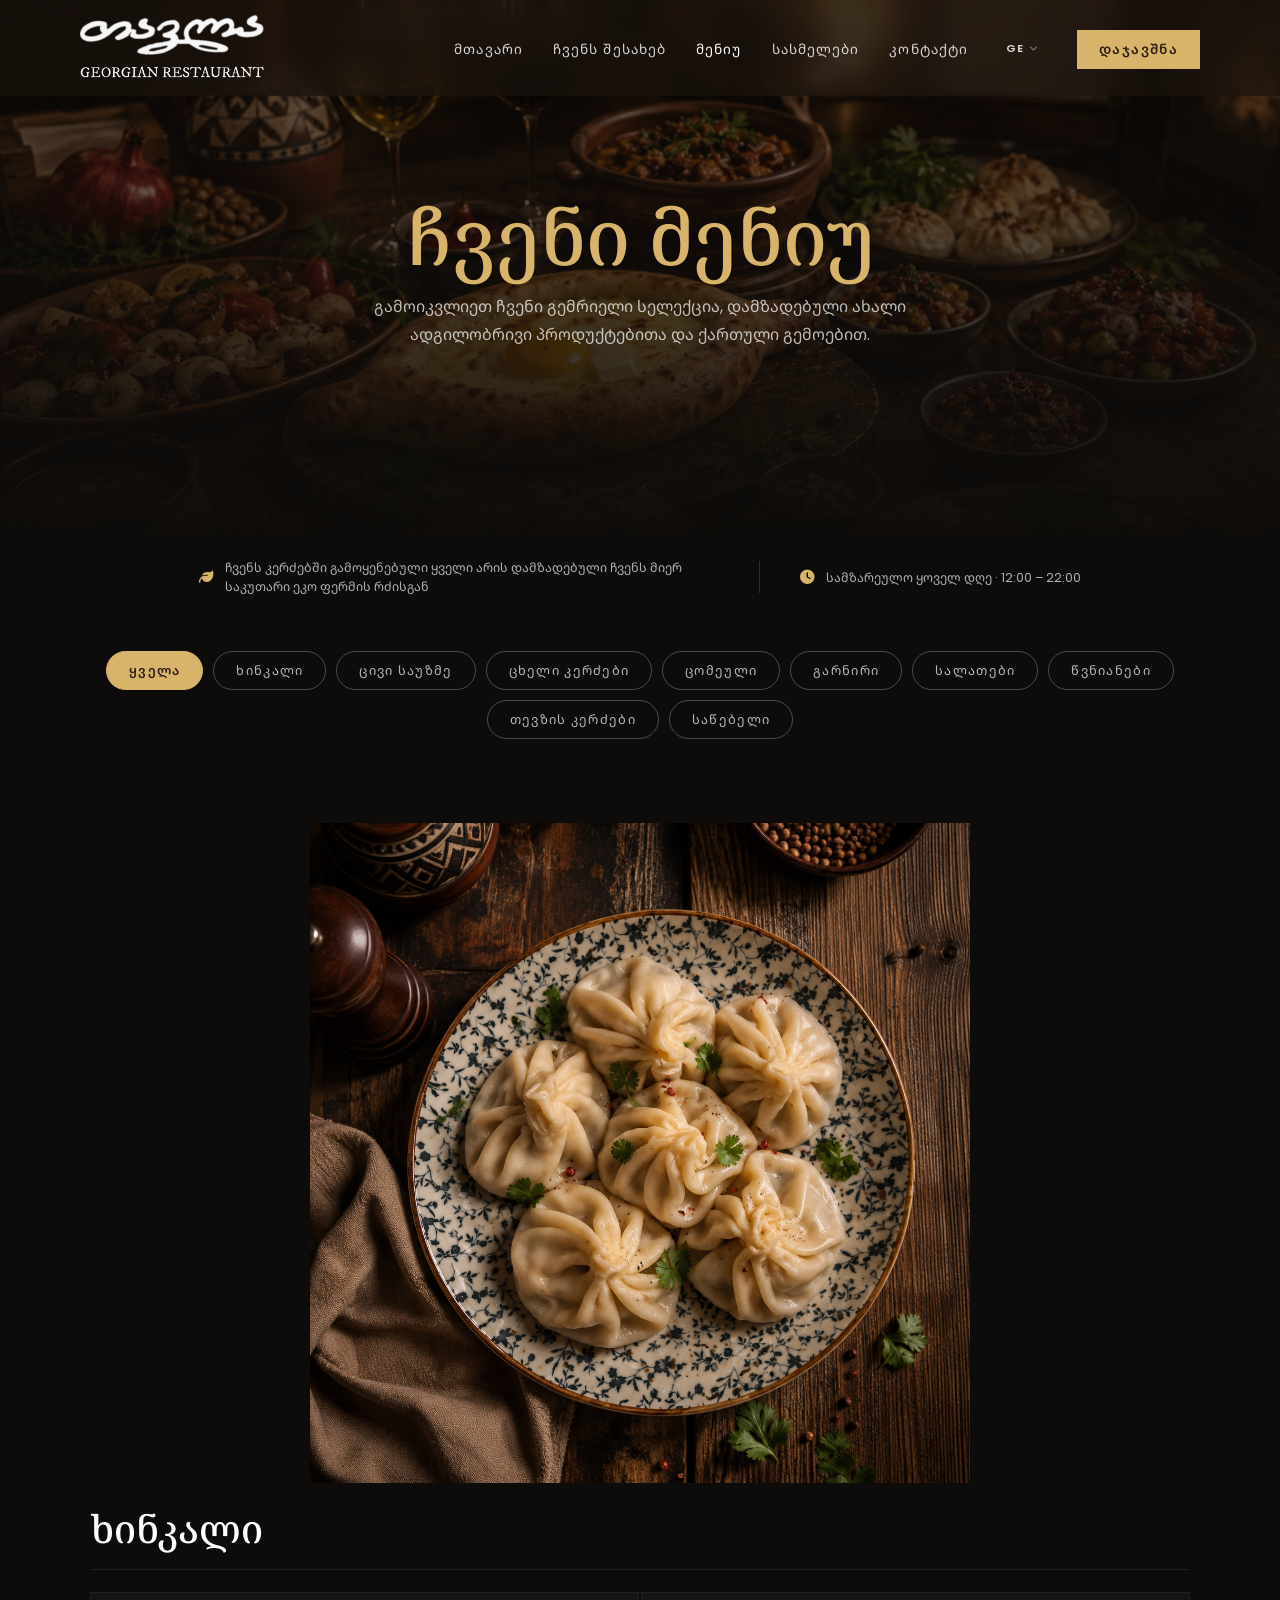
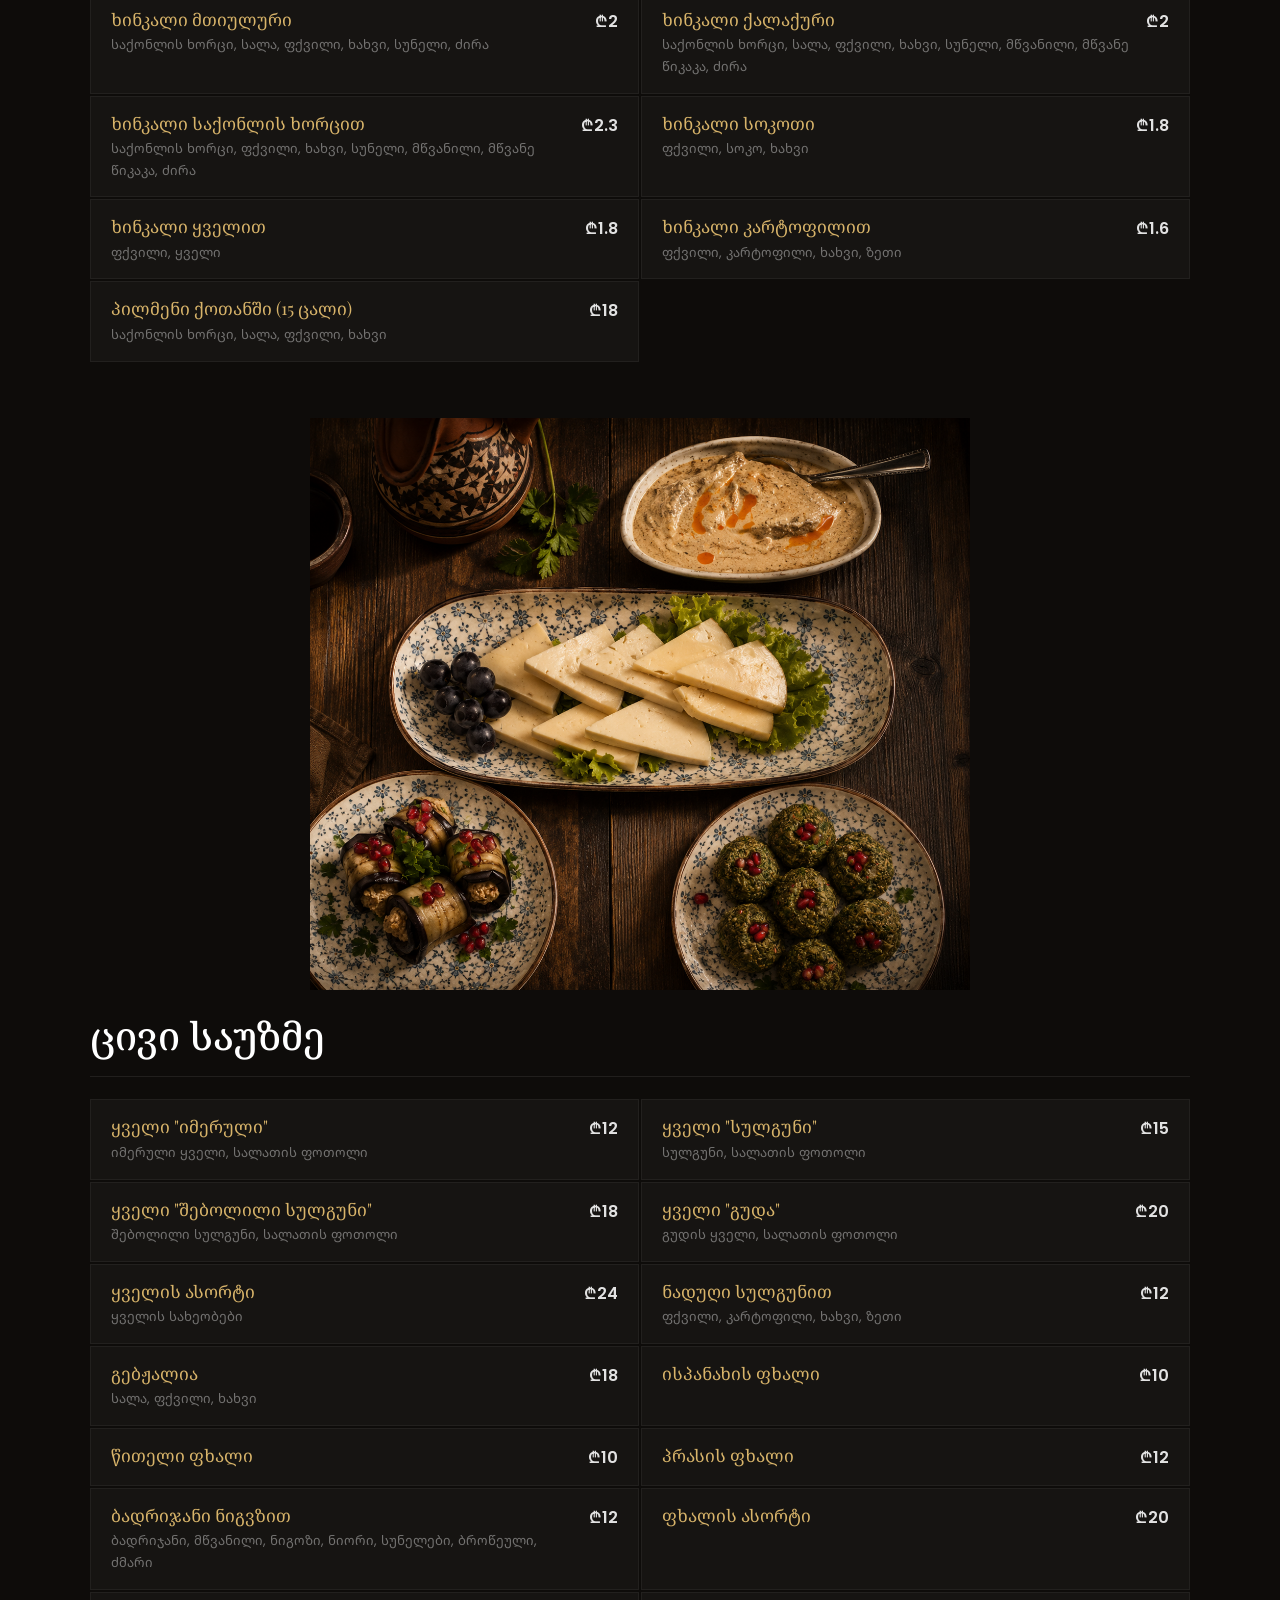
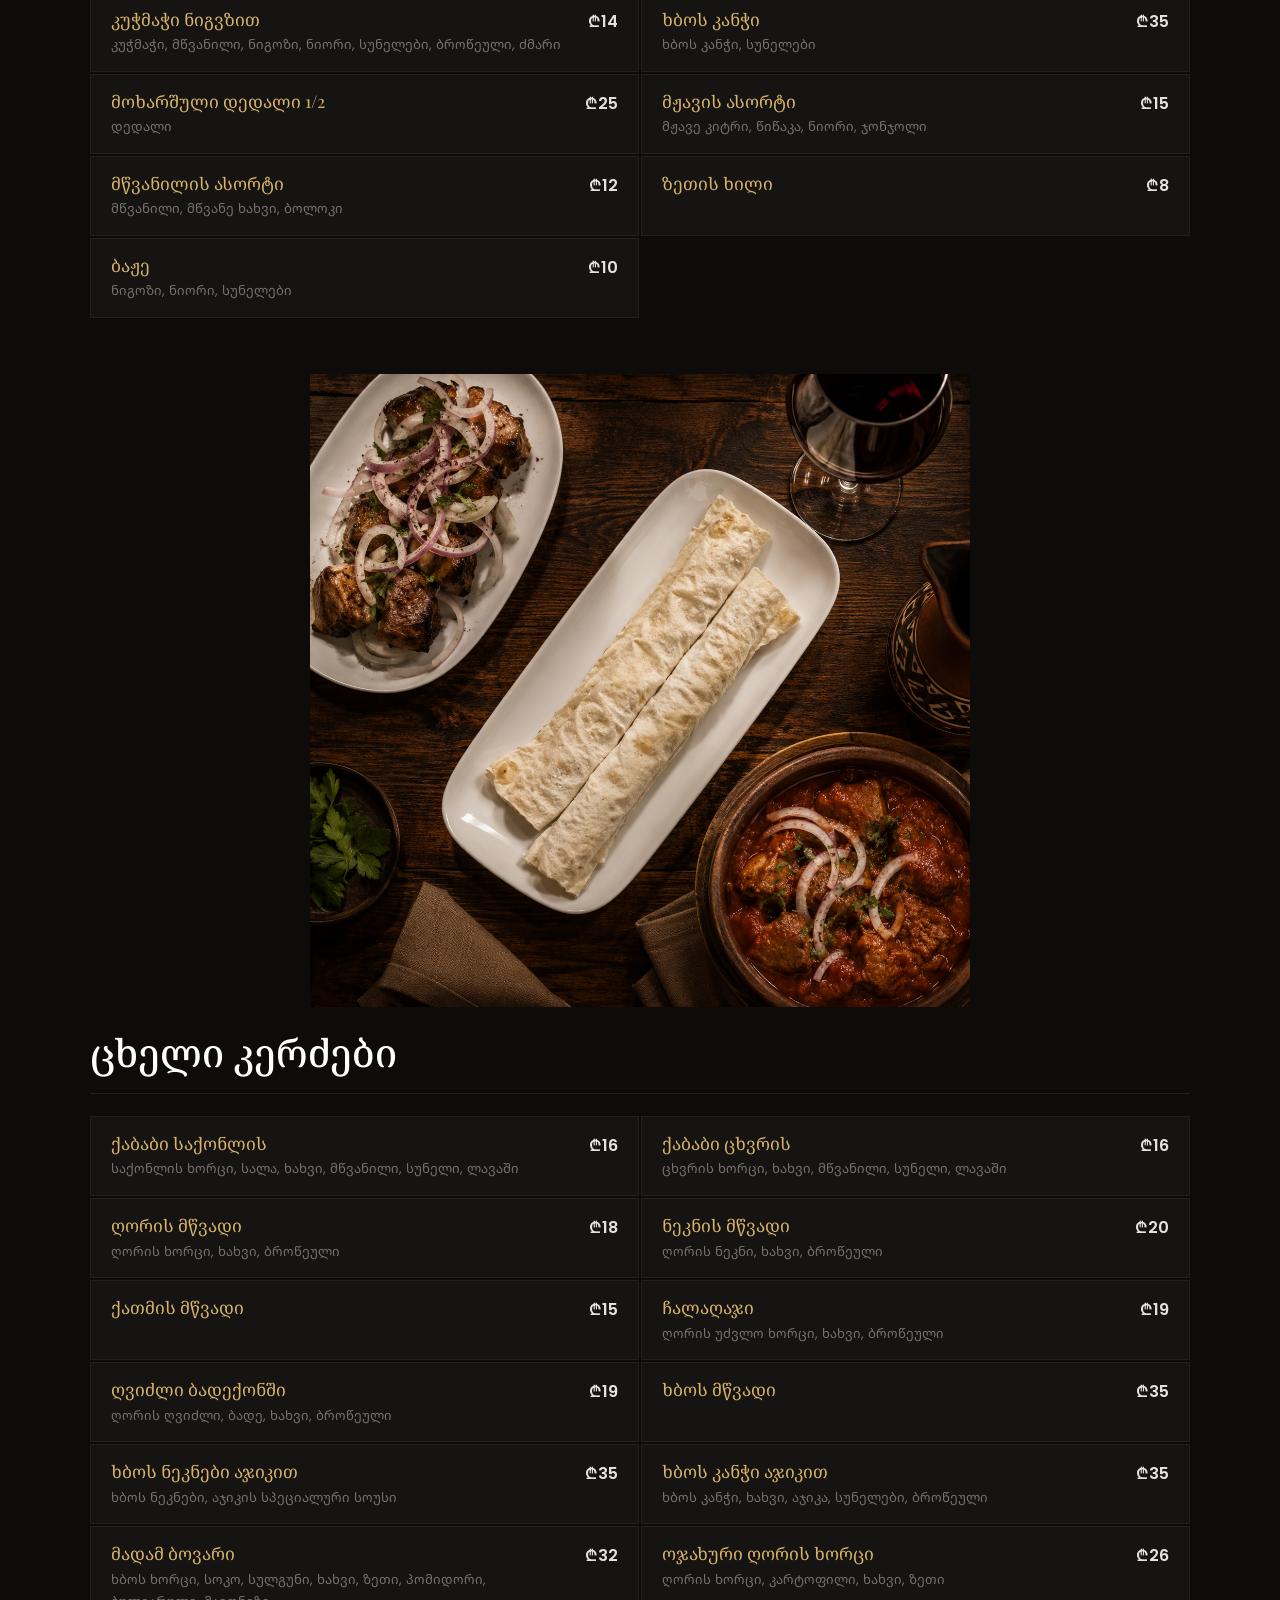
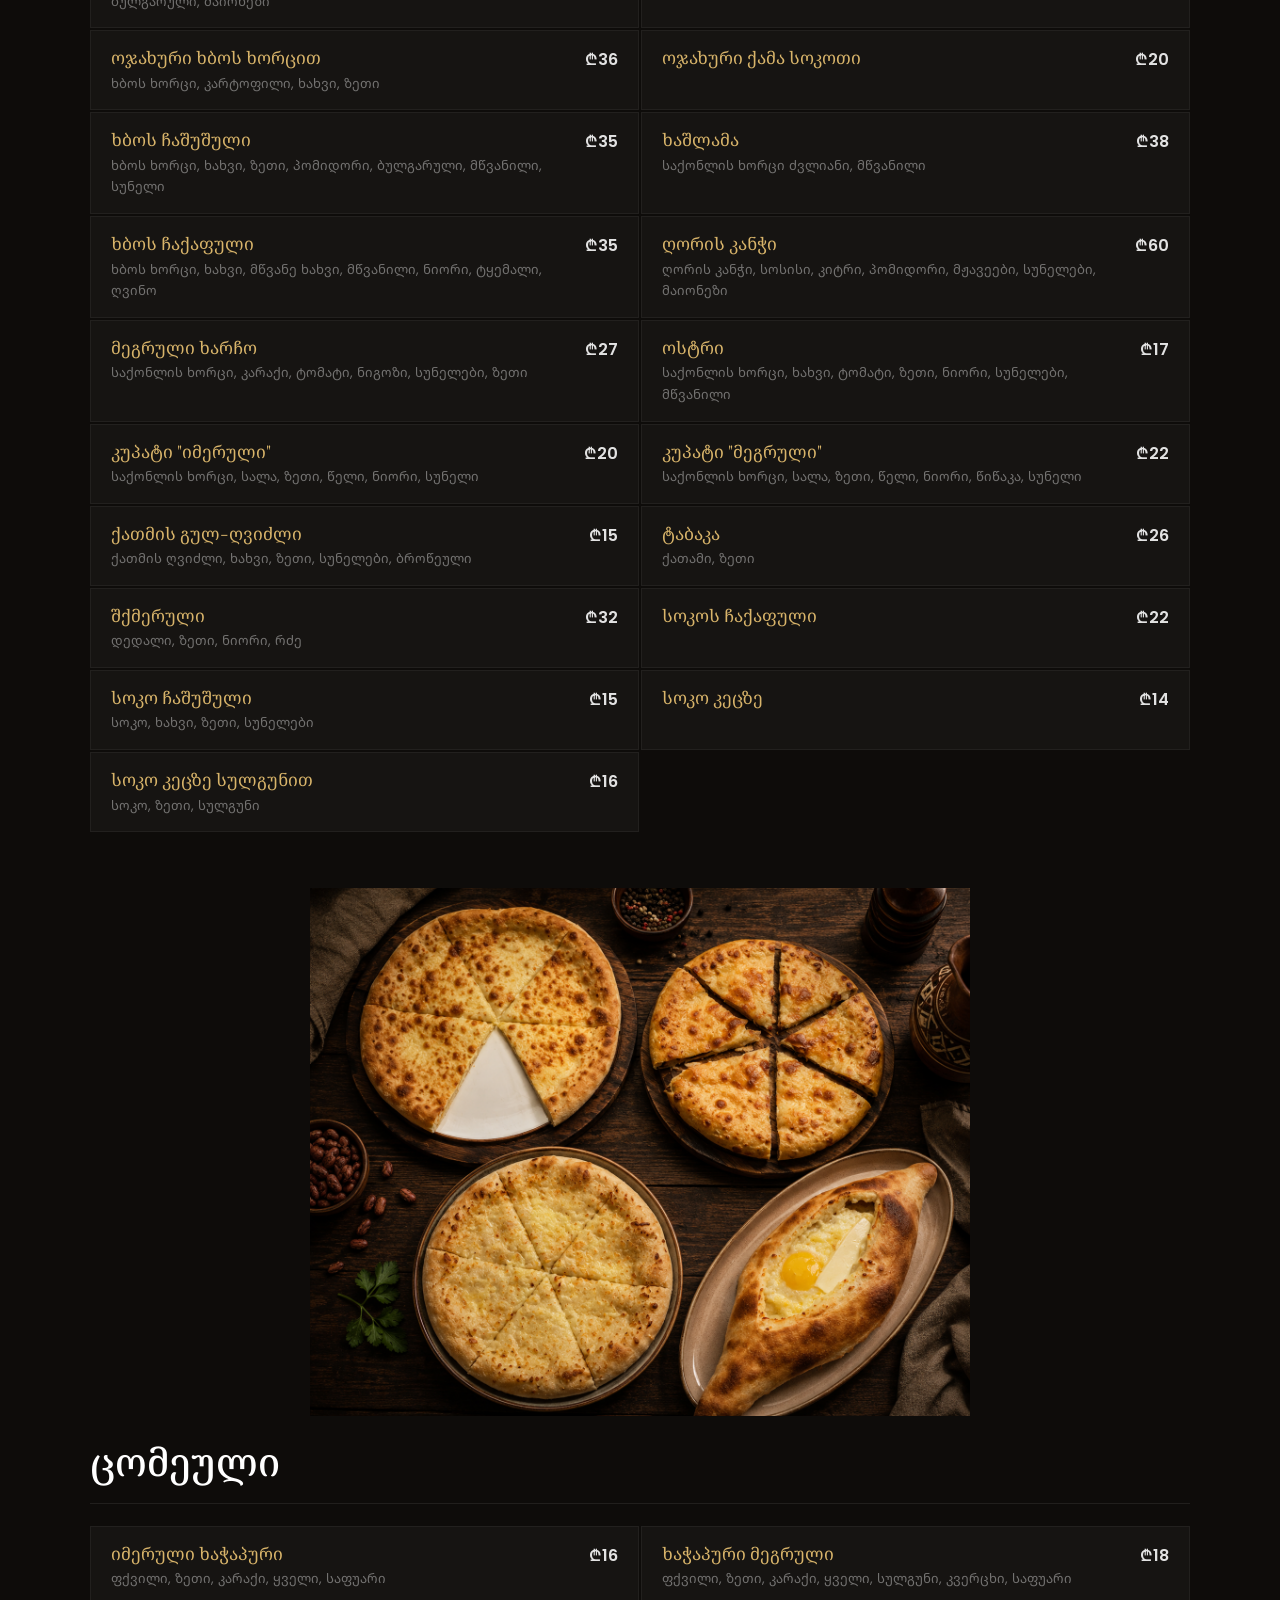
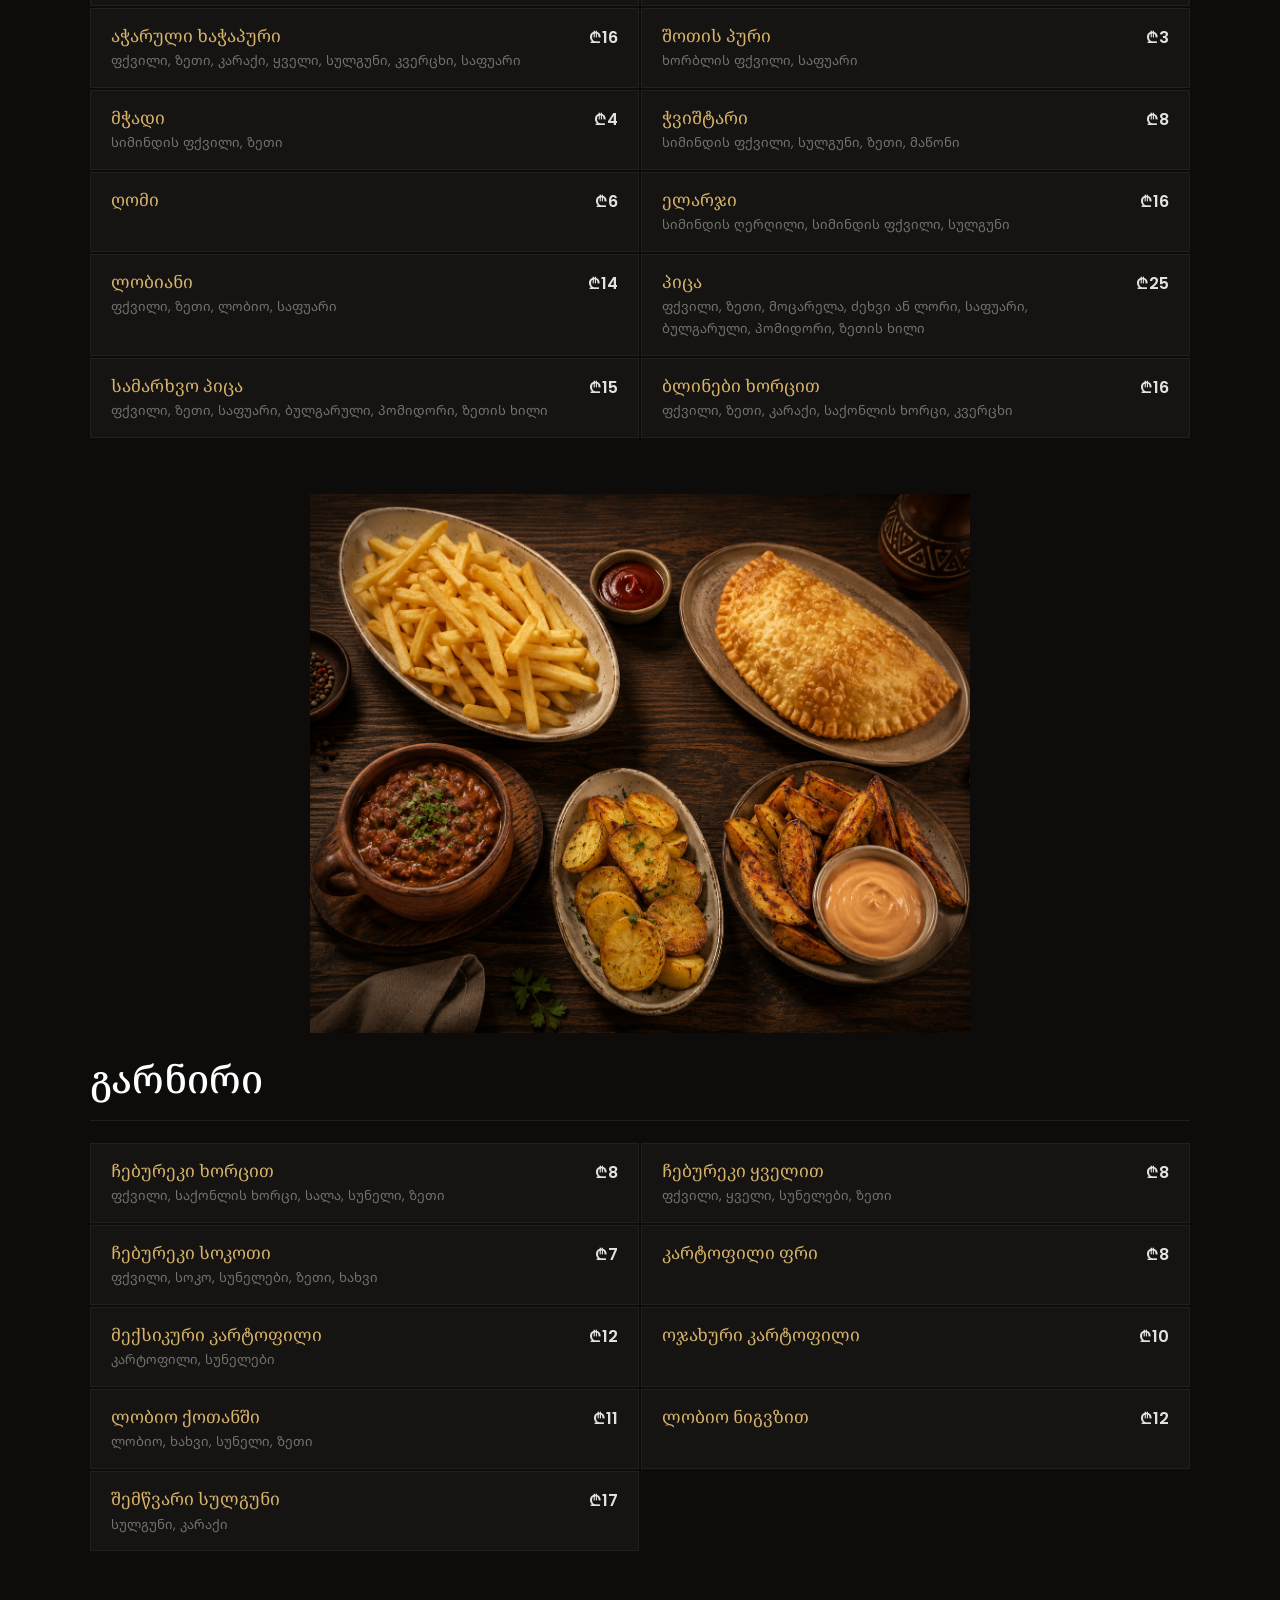
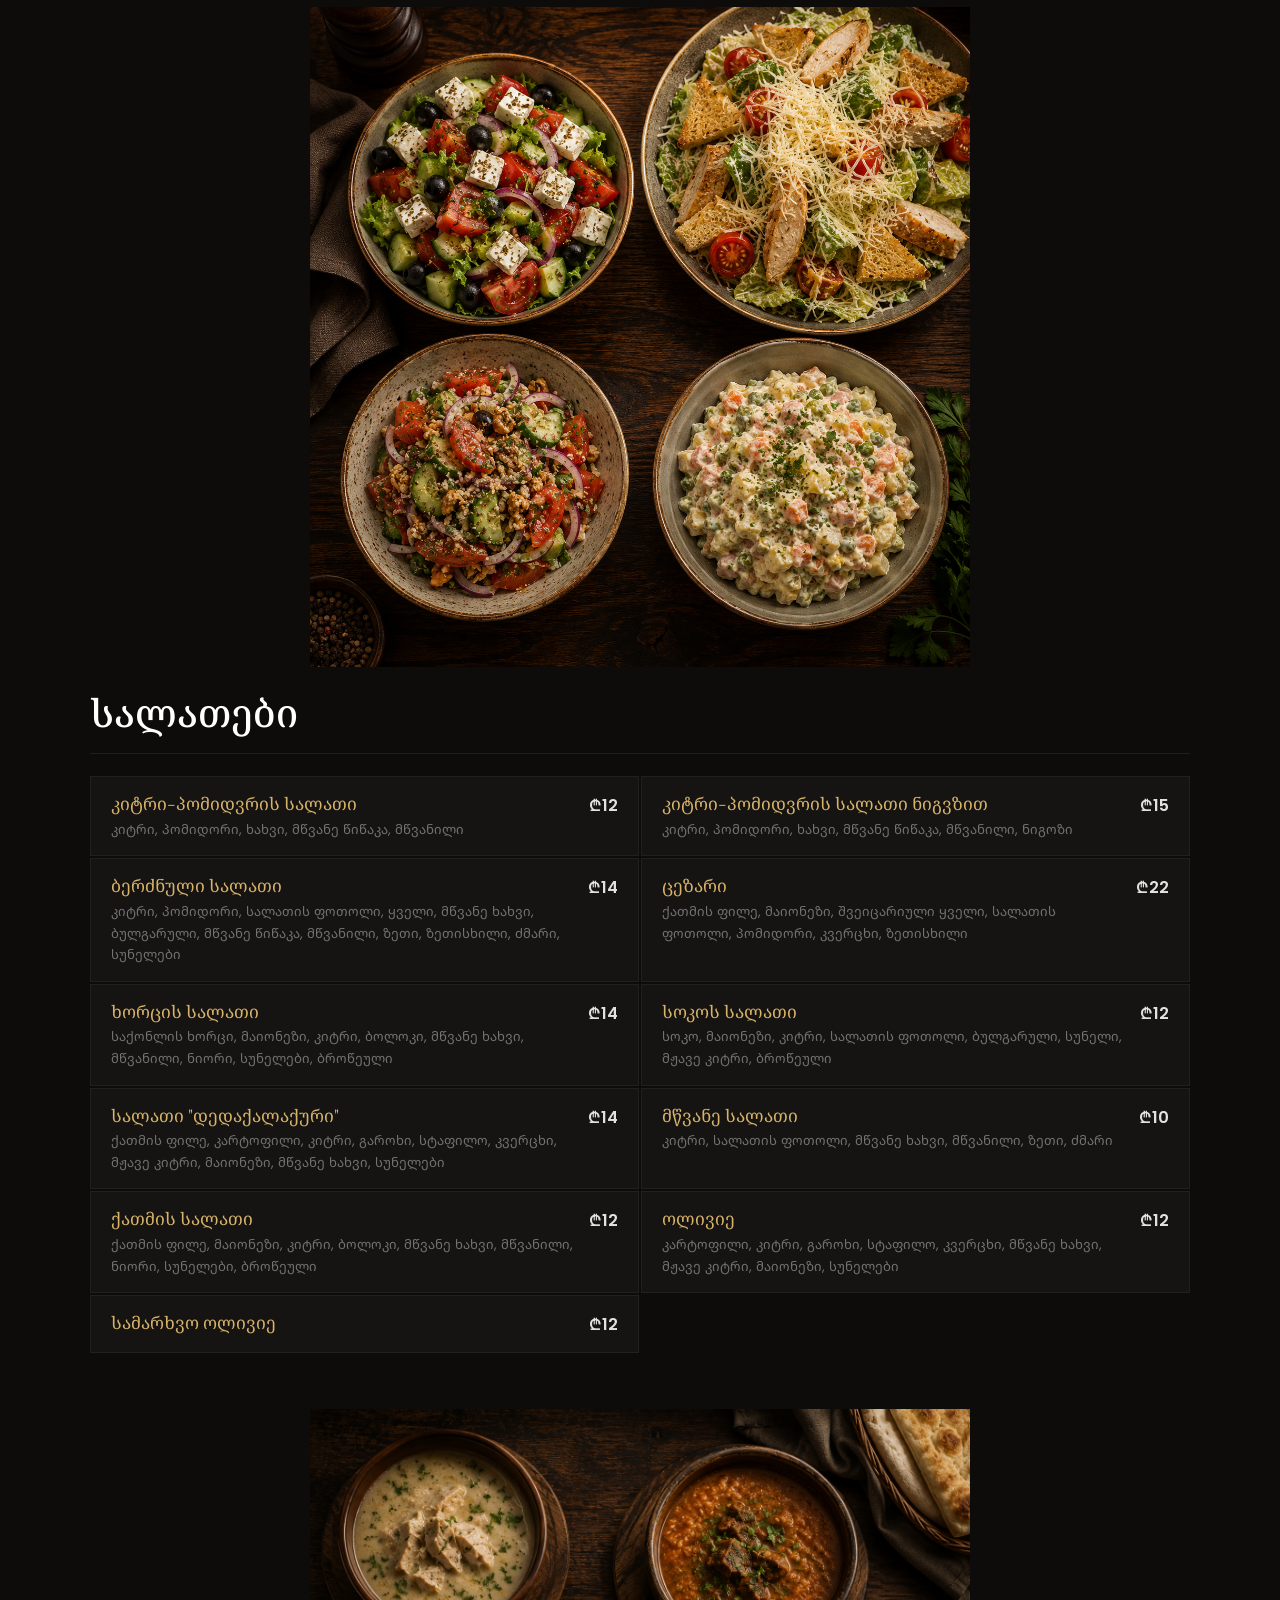
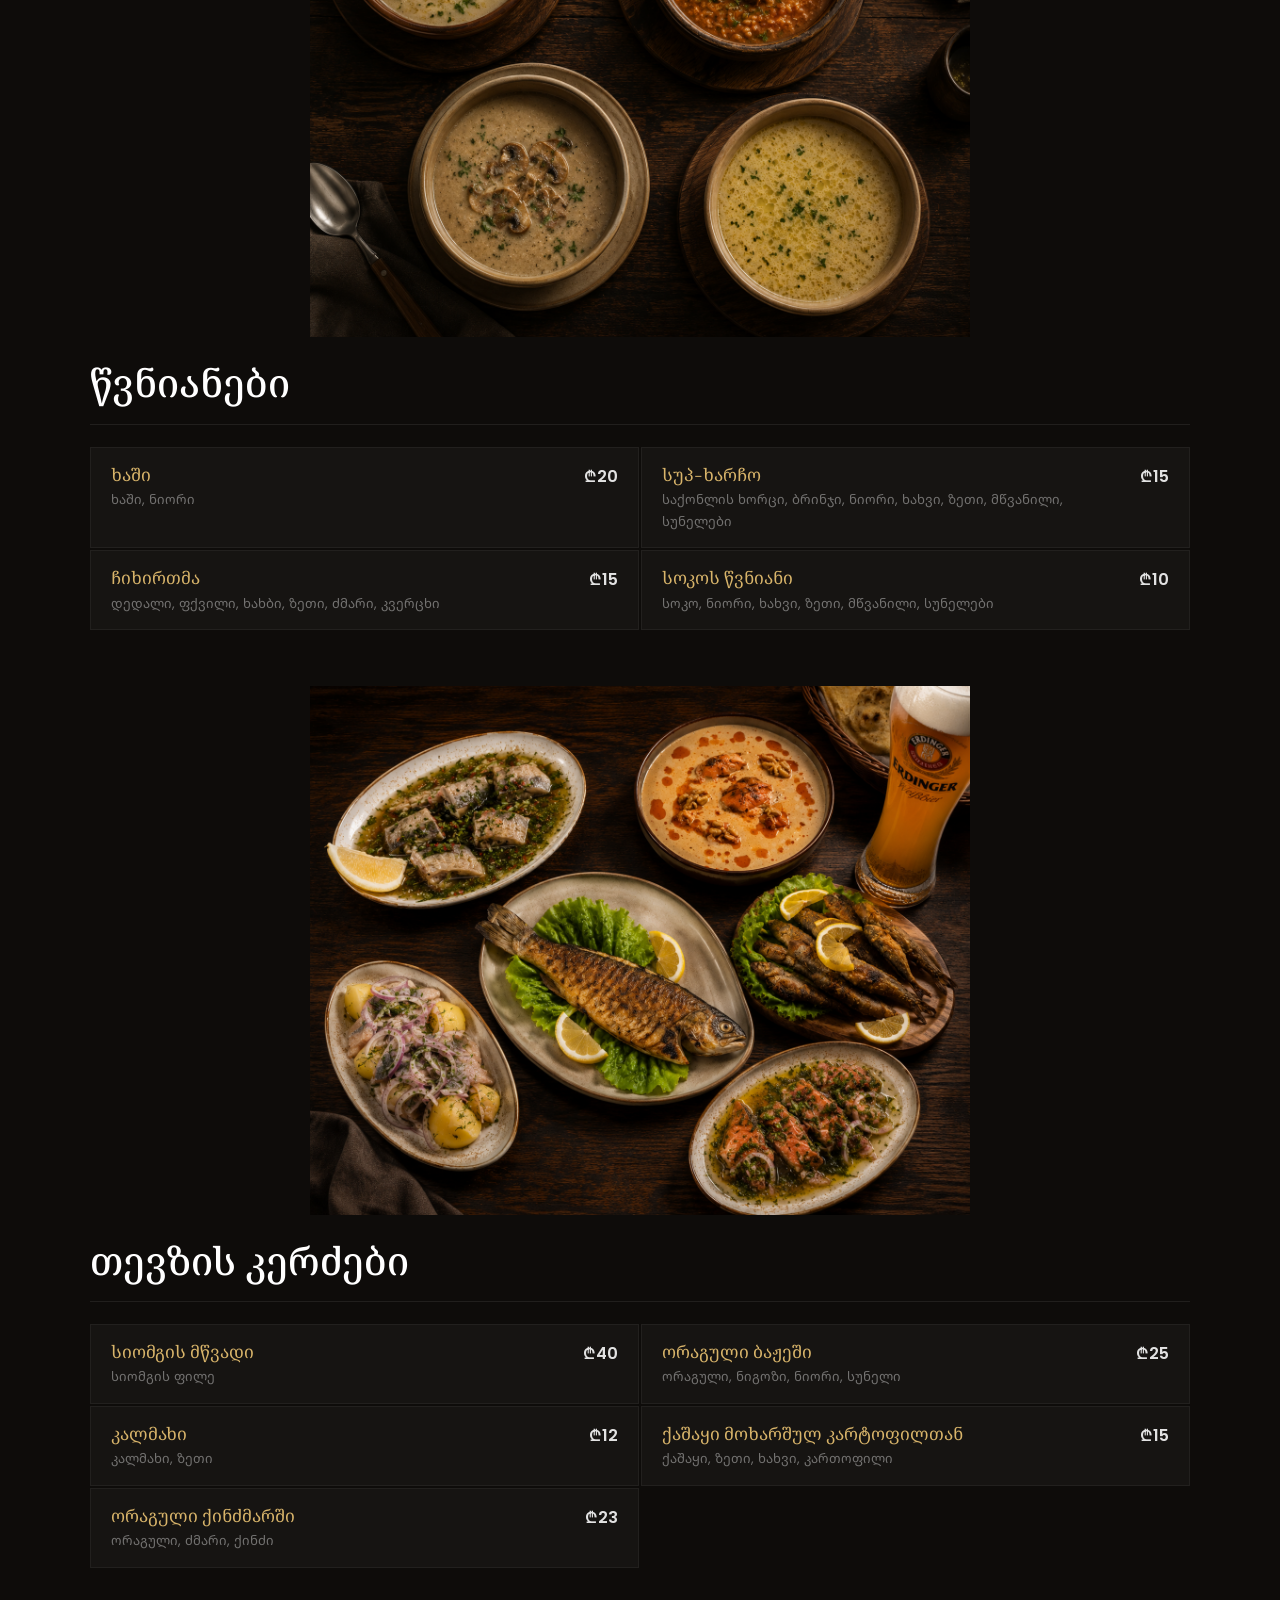
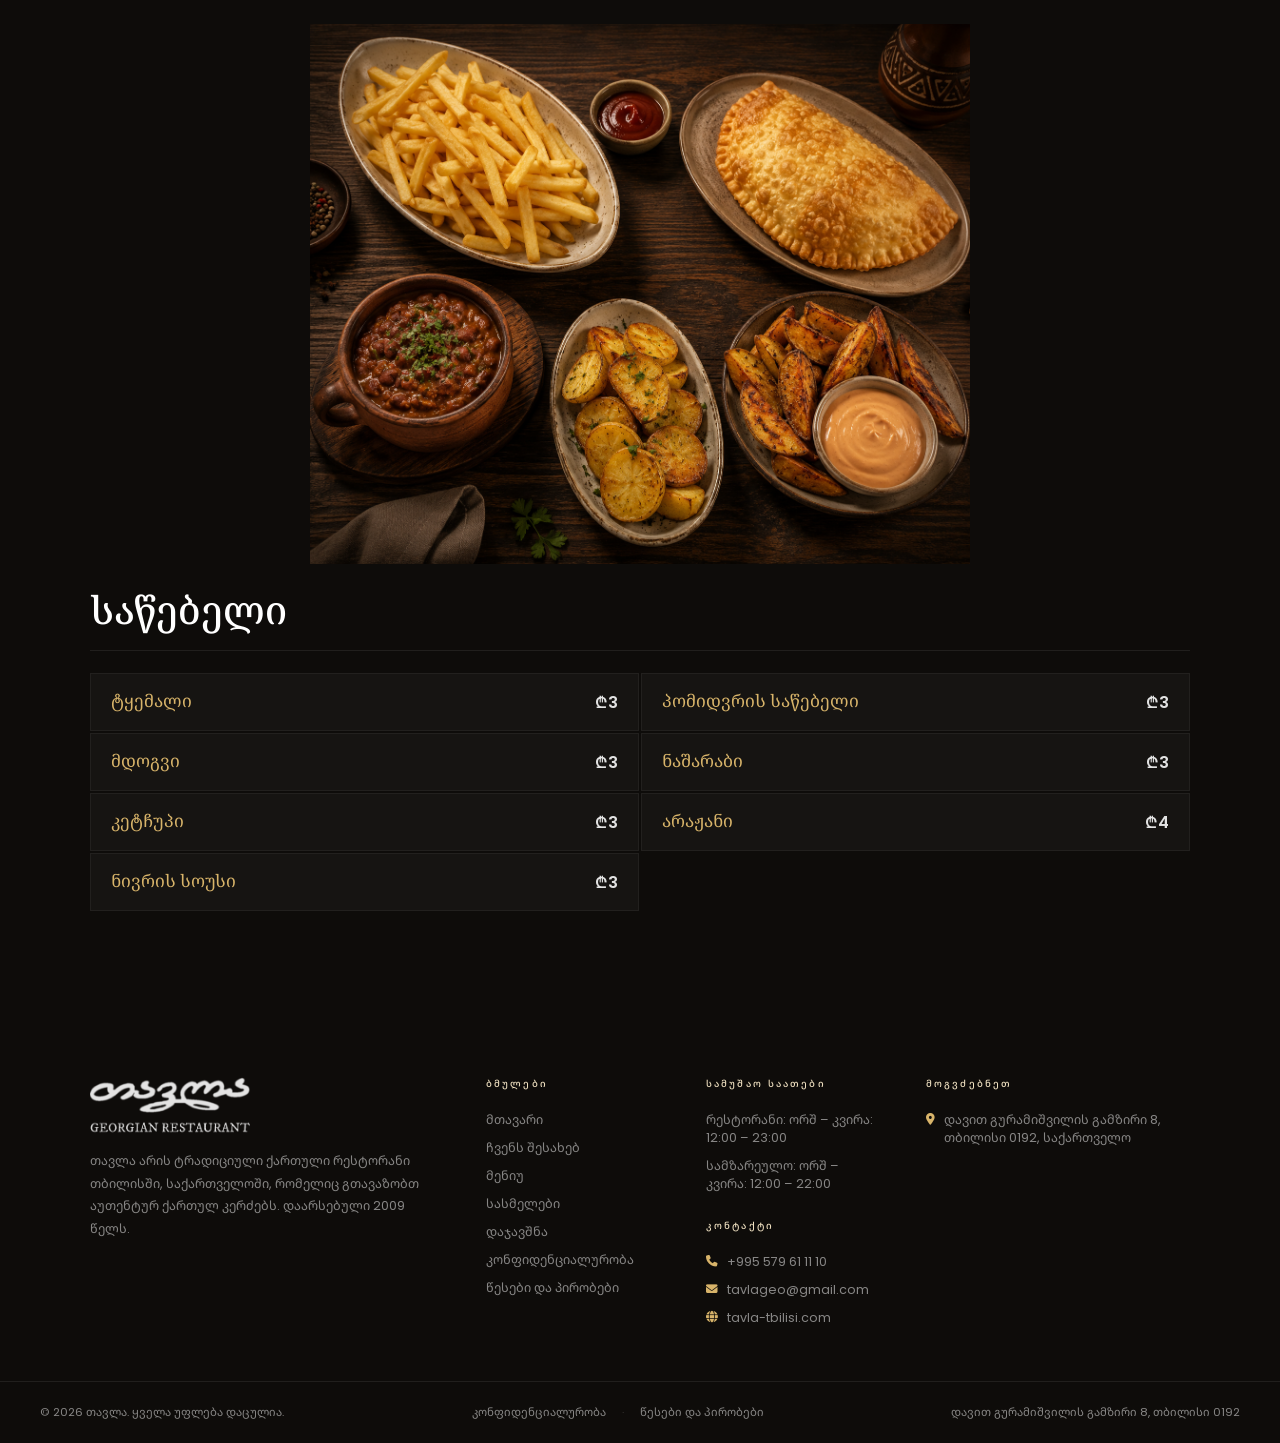
<file: menu.html>
<!DOCTYPE html>
<html lang="ka">
<head>
  <meta charset="UTF-8" />
  <meta name="viewport" content="width=device-width, initial-scale=1.0" />
  <title>მენიუ | Tavla თავლა</title>
  <meta name="description" content="თავლას მენიუ — ხაჭაპური, ხინკალი, ცხელი კერძები, სალათები და სუპები. ქართული სამზარეულო თბილისში." />
  <meta name="robots" content="index, follow" />
  <meta name="theme-color" content="#0e0c0a" />
  <link rel="canonical" href="https://tavla-tbilisi.com/menu.html" />
  <meta property="og:site_name" content="Tavla | თავლა" />
  <meta property="og:locale" content="ka_GE" />
  <meta property="og:locale:alternate" content="en_US" />
  <meta property="og:locale:alternate" content="ru_RU" />
  <link rel="icon" href="/favicon.ico" sizes="any" />
  <link rel="icon" type="image/png" sizes="32x32" href="images/favicon-32x32.png" />
  <link rel="icon" type="image/png" sizes="16x16" href="images/favicon-16x16.png" />
  <link rel="apple-touch-icon" sizes="180x180" href="images/apple-touch-icon.png" />
  <link rel="manifest" href="/site.webmanifest" />
  <link rel="preconnect" href="https://fonts.googleapis.com" />
  <link rel="preconnect" href="https://fonts.gstatic.com" crossorigin />
  <link href="https://fonts.googleapis.com/css2?family=Playfair+Display:ital,wght@0,400;0,500;0,600;1,400&family=Poppins:wght@300;400;500;600&family=Noto+Sans+Georgian:wght@300;400;500;600&family=Noto+Serif+Georgian:wght@400;500;600&family=Noto+Sans:wght@300;400;500;600&family=Noto+Serif:wght@400;500;600&display=swap" rel="stylesheet" />
  <link rel="stylesheet" href="https://cdnjs.cloudflare.com/ajax/libs/font-awesome/6.5.0/css/all.min.css" />
  <link rel="stylesheet" href="js/lenis.css" />
  <link rel="stylesheet" href="styles.css" />
  <style>
    body { background: #0e0c0a; }
    /* ── MENU PAGE HERO ── */
    .menu-hero {
      position: relative;
      height: 60vh;
      min-height: 420px;
      display: flex;
      align-items: center;
      justify-content: center;
      text-align: center;
      overflow: hidden;
      background: #0e0c0a;
    }
    .menu-hero-bg {
      position: absolute;
      inset: 0;
      background-image: url('images/menu-hero-backgruond.png');
      background-size: cover;
      background-position: center;
      background-repeat: no-repeat;
      transform: scale(1.04);
    }
    .menu-hero-overlay {
      position: absolute;
      inset: 0;
      background: linear-gradient(to bottom, rgba(14,12,10,.45) 0%, rgba(14,12,10,1) 100%);
    }
    .menu-hero-content {
      position: relative;
      z-index: 2;
      padding: 0 24px;
    }
    .menu-hero-content h1 {
      font-family: var(--font-serif);
      font-size: clamp(2.8rem, 6vw, 5rem);
      font-weight: 500;
      color: var(--gold);
      line-height: 1.1;
      margin-bottom: 18px;
    }
    .menu-hero-content p {
      font-size: clamp(.82rem, 1.4vw, 1rem);
      color: rgba(255,255,255,.72);
      max-width: 560px;
      margin: 0 auto;
      line-height: 1.75;
    }

    /* ── FILTER TABS ── */
    .menu-filters {
      background: #0e0c0a;
      padding: 36px 24px 36px;
      display: flex;
      justify-content: center;
      flex-wrap: wrap;
      gap: 10px;
    }
    .filter-btn {
      background: transparent;
      border: 1px solid rgba(255,255,255,.25);
      color: rgba(255,255,255,.7);
      padding: 9px 22px;
      font-family: var(--font-sans);
      font-size: .8rem;
      letter-spacing: .1em;
      text-transform: uppercase;
      cursor: pointer;
      border-radius: 50px;
      transition: background .2s, border-color .2s, color .2s;
    }
    .filter-btn:hover {
      border-color: var(--gold);
      color: var(--gold);
    }
    .filter-btn.active {
      background: var(--gold);
      border-color: var(--gold);
      color: var(--navy);
      font-weight: 600;
    }

    /* ── MENU GRID ── */
    .menu-page-sec {
      background: #0e0c0a;
      padding: 48px 0 96px;
    }
    .menu-page-grid {
      max-width: 1180px;
      margin: 0 auto;
      padding: 0 40px;
      display: grid;
      grid-template-columns: 1fr 1fr;
      gap: 24px;
    }
    .menu-card {
      background: rgba(255,255,255,.04);
      border: 1px solid rgba(255,255,255,.07);
      padding: 26px 24px;
      display: flex;
      gap: 22px;
      align-items: flex-start;
      transition: background .22s, border-color .22s;
    }
    .menu-card:hover {
      background: rgba(255,255,255,.07);
      border-color: rgba(216,180,106,.22);
    }
    .menu-card-img {
      flex-shrink: 0;
      width: 80px;
      height: 80px;
      border-radius: 50%;
      overflow: hidden;
      border: 2px solid rgba(216,180,106,.3);
    }
    .menu-card-img img {
      width: 100%;
      height: 100%;
      object-fit: cover;
    }
    .menu-card-body {
      flex: 1;
      min-width: 0;
    }
    .menu-card-name {
      font-family: var(--font-serif);
      font-size: 1.05rem;
      color: var(--gold);
      margin-bottom: 7px;
      line-height: 1.3;
    }
    .menu-card-desc {
      font-size: .76rem;
      color: rgba(255,255,255,.52);
      line-height: 1.7;
      margin-bottom: 12px;
    }
    .menu-card-price {
      font-size: .78rem;
      font-weight: 600;
      color: rgba(255,255,255,.85);
      letter-spacing: .06em;
    }

    /* ── INFO BAR ── */
    .menu-info-bar {
      background: #0e0c0a;
      border-top: none;
      border-bottom: none;
      padding: 18px 40px;
      display: flex;
      align-items: center;
      justify-content: center;
      gap: 40px;
      flex-wrap: wrap;
    }
    .mib-item {
      display: flex;
      align-items: center;
      gap: 12px;
      font-size: .78rem;
      color: rgba(255,255,255,.68);
      line-height: 1.55;
      max-width: 520px;
    }
    .mib-item i {
      color: var(--gold);
      font-size: .9rem;
      flex-shrink: 0;
    }
    .mib-divider {
      width: 1px;
      height: 32px;
      background: rgba(255,255,255,.14);
      flex-shrink: 0;
    }
    /* ── MENU SECTIONS ── */
    .menu-page-wrap {
      max-width: 1180px;
      margin: 0 auto;
      padding: 0 40px;
      display: flex;
      flex-direction: column;
      gap: 56px;
    }
    .menu-section-hdr {
      display: flex;
      flex-direction: column;
      gap: 0;
      margin-bottom: 22px;
      border-bottom: 1px solid rgba(255,255,255,.08);
      overflow: hidden;
    }
    .menu-sec-img {
      width: 60%;
      display: block;
      margin: 0 auto;
      border-radius: 0;
      border: none;
    }
    .menu-section-hdr h2 {
      font-family: var(--font-serif);
      font-size: clamp(1.6rem, 3vw, 2.4rem);
      font-weight: 500;
      color: #fff;
      line-height: 1.15;
      padding: 22px 0 20px;
    }
    .menu-items-grid {
      display: grid;
      grid-template-columns: 1fr 1fr;
      gap: 2px;
    }
    .menu-item {
      display: flex;
      align-items: flex-start;
      justify-content: space-between;
      gap: 16px;
      padding: 15px 20px;
      background: rgba(255,255,255,.03);
      border: 1px solid rgba(255,255,255,.05);
      transition: background .2s, border-color .2s;
    }
    .menu-item:hover {
      background: rgba(255,255,255,.065);
      border-color: rgba(216,180,106,.2);
    }
    .menu-item-info {
      display: flex;
      flex-direction: column;
      gap: 4px;
    }
    .menu-item-name {
      font-family: var(--font-serif);
      font-size: 1.08rem;
      color: var(--gold);
      line-height: 1.3;
    }
    .menu-item-desc {
      font-size: .82rem;
      color: rgba(255,255,255,.4);
      line-height: 1.65;
    }
    .menu-item-price {
      font-size: 1rem;
      font-weight: 600;
      color: rgba(255,255,255,.88);
      white-space: nowrap;
      flex-shrink: 0;
      margin-top: 1px;
    }
    /* ── RESPONSIVE ── */
    @media (max-width: 960px) {
      .menu-items-grid {
        grid-template-columns: 1fr;
      }
    }
    @media (max-width: 768px) {
      .menu-page-wrap {
        padding: 0 20px;
        gap: 40px;
      }
      .menu-hero {
        height: 52vh;
        min-height: 340px;
      }
      .menu-info-bar {
        padding: 16px 20px;
        gap: 14px;
        flex-direction: column;
        align-items: flex-start;
      }
      .mib-divider { display: none; }
      .menu-sec-img { width: 100%; }
    }
    @media (max-width: 480px) {
      .menu-filters {
        padding: 28px 16px 0;
        gap: 8px;
      }
      .filter-btn {
        font-size: .72rem;
        padding: 8px 14px;
      }
      .menu-item {
        padding: 14px 14px;
      }
      .menu-item-name {
        font-size: 1rem;
      }
      .menu-item-desc {
        font-size: .78rem;
      }
      .menu-item-price {
        font-size: .95rem;
      }
    }
    /* ── LANG DROPDOWN ── */
    .lang-dropdown { position: relative; flex-shrink: 0; }
    .lang-current {
      background: none; border: none;
      color: rgba(255,255,255,.82);
      font-family: var(--font-sans);
      font-size: .7rem; font-weight: 600;
      letter-spacing: .12em; text-transform: uppercase;
      cursor: pointer; padding: 5px 8px;
      display: flex; align-items: center; gap: 5px;
      transition: color .2s;
    }
    .lang-current:hover { color: #fff; }
    .lang-current i { font-size: .5rem; opacity: .55; transition: transform .2s; }
    .lang-dropdown.open .lang-current i,
    .lang-dropdown:hover .lang-current i { transform: rotate(180deg); }
    .lang-drop-menu {
      position: absolute; top: calc(100% + 6px); right: 0;
      min-width: 54px;
      background: rgba(14,12,10,.97);
      border: 1px solid rgba(255,255,255,.1);
      border-radius: 4px; padding: 4px 0;
      opacity: 0; visibility: hidden;
      transform: translateY(-4px);
      transition: opacity .2s, transform .2s, visibility .2s;
      z-index: 1100;
      box-shadow: 0 8px 24px rgba(0,0,0,.35);
    }
    .lang-dropdown:hover .lang-drop-menu,
    .lang-dropdown.open .lang-drop-menu {
      opacity: 1; visibility: visible; transform: translateY(0);
    }
    .lang-opt {
      display: block; width: 100%;
      background: none; border: none;
      color: rgba(255,255,255,.55);
      font-family: var(--font-sans);
      font-size: .7rem; font-weight: 500;
      letter-spacing: .12em; text-transform: uppercase;
      cursor: pointer; padding: 7px 14px;
      text-align: left; transition: color .2s, background .2s;
    }
    .lang-opt:hover { color: #fff; background: rgba(255,255,255,.06); }
    .mob-lang-wrap { display: none; }
    .nav-actions {
      display: none;
      align-items: center;
      gap: 6px;
      flex-shrink: 0;
    }
    @media(max-width:960px){
      .nav-actions { display: flex; }
      .nav-actions .lang-drop-menu { right: 0; left: auto; }
    }
  </style>
  <script type="application/ld+json">
  {
    "@context": "https://schema.org",
    "@graph": [
      {
        "@type": "WebSite",
        "@id": "https://tavla-tbilisi.com/#website",
        "url": "https://tavla-tbilisi.com/",
        "name": "Tavla",
        "alternateName": "თავლა"
      },
      {
        "@type": "BreadcrumbList",
        "itemListElement": [
          {"@type": "ListItem", "position": 1, "name": "Home", "item": "https://tavla-tbilisi.com/"},
          {"@type": "ListItem", "position": 2, "name": "Menu", "item": "https://tavla-tbilisi.com/menu.html"}
        ]
      }
    ]
  }
  </script>
  <script src="js/seo-config.js"></script>
  <script src="js/seo.js"></script>
  <script>initSeo('menu', localStorage.getItem('tavla-lang') || 'ge');</script>
</head>
<body>

<!-- MOBILE NAV DROPDOWN -->
<div class="mob-nav" id="mobNav">
  <nav class="mob-nav-links">
    <a href="index.html" onclick="closeMob()" data-ge="მთავარი" data-en="Home" data-ru="Главная">მთავარი</a>
    <a href="index.html#about" onclick="closeMob()" data-ge="ჩვენს შესახებ" data-en="About Us" data-ru="О нас">ჩვენს შესახებ</a>
    <a href="menu.html" onclick="closeMob()" data-ge="მენიუ" data-en="Menu" data-ru="Меню">მენიუ</a>
    <a href="drinks.html" onclick="closeMob()" data-ge="სასმელები" data-en="Drinks" data-ru="Напитки">სასმელები</a>
    <a href="index.html#reservation" onclick="closeMob()" data-ge="დაჯავშნა" data-en="Book a Table" data-ru="Забронировать">დაჯავშნა</a>
    <a href="index.html#contact" onclick="closeMob()" data-ge="კონტაქტი" data-en="Contact Us" data-ru="Контакты">კონტაქტი</a>
  </nav>
</div>

<!-- NAVBAR -->
<nav class="navbar" id="navbar">
  <div class="navbar-inner">
    <a href="index.html" class="nav-brand" aria-label="Tavla home">
      <img src="images/tavla-nav-hero.png" alt="Tavla Georgian Restaurant, Tbilisi" class="nav-logo"/>
    </a>
    <ul class="nav-menu">
      <li><a href="index.html" data-ge="მთავარი" data-en="Home" data-ru="Главная">მთავარი</a></li>
      <li><a href="index.html#about" data-ge="ჩვენს შესახებ" data-en="About Us" data-ru="О нас">ჩვენს შესახებ</a></li>
      <li><a href="menu.html" style="color:#fff" data-ge="მენიუ" data-en="Menu" data-ru="Меню">მენიუ</a></li>
      <li><a href="drinks.html" data-ge="სასმელები" data-en="Drinks" data-ru="Напитки">სასმელები</a></li>
      <li><a href="index.html#contact" data-ge="კონტაქტი" data-en="Contact Us" data-ru="Контакты">კონტაქტი</a></li>
      <li class="nav-lang">
        <div class="lang-dropdown" id="langDropdown">
          <button class="lang-current" type="button" id="langCurrent" aria-haspopup="listbox" aria-expanded="false">GE <i class="fa fa-chevron-down"></i></button>
          <div class="lang-drop-menu" id="langDropMenu" role="listbox">
            <button type="button" class="lang-opt" data-lang="en">EN</button>
            <button type="button" class="lang-opt" data-lang="ru">RU</button>
          </div>
        </div>
      </li>
      <li><a href="index.html#reservation" class="nav-book" data-ge="დაჯავშნა" data-en="Book a Table" data-ru="Забронировать">დაჯავშნა</a></li>
    </ul>
    <div class="nav-actions">
      <div class="lang-dropdown" id="mobLangDropdown">
        <button class="lang-current" type="button" aria-haspopup="listbox" aria-expanded="false">GE <i class="fa fa-chevron-down"></i></button>
        <div class="lang-drop-menu" role="listbox">
          <button type="button" class="lang-opt" data-lang="en">EN</button>
          <button type="button" class="lang-opt" data-lang="ru">RU</button>
        </div>
      </div>
      <div class="hamburger" id="hamburger" onclick="toggleMob()">
        <span></span><span></span><span></span>
      </div>
    </div>
  </div>
</nav>

<!-- HERO -->
<section class="menu-hero">
  <div class="menu-hero-bg" role="img" aria-label="Georgian dishes at Tavla"></div>
  <div class="menu-hero-overlay"></div>
  <div class="menu-hero-content fi">
    <h1 data-ge="ჩვენი მენიუ" data-en="Our Menu" data-ru="МЕНЮ">ჩვენი მენიუ</h1>
    <p data-ge="გამოიკვლიეთ ჩვენი გემრიელი სელექცია, დამზადებული ახალი ადგილობრივი პროდუქტებითა და ქართული გემოებით." data-en="Explore our delicious selection crafted with fresh local ingredients and Georgian flavors." data-ru="Откройте для себя наш вкусный выбор из свежих местных ингредиентов с грузинскими вкусами.">გამოიკვლიეთ ჩვენი გემრიელი სელექცია, დამზადებული ახალი ადგილობრივი პროდუქტებითა და ქართული გემოებით.</p>
  </div>
</section>

<!-- INFO BAR -->
<div class="menu-info-bar">
  <div class="mib-item">
    <i class="fa fa-leaf"></i>
    <span data-ge="ჩვენს კერძებში გამოყენებული ყველი არის დამზადებული ჩვენს მიერ საკუთარი ეკო ფერმის რძისგან" data-en="All the cheese used in our dishes is sourced exclusively from our own environmentally friendly farm" data-ru="Все Сыры, которые используются в наших блюдах изготовлены нами из молока нашей эко фермы">ჩვენს კერძებში გამოყენებული ყველი არის დამზადებული ჩვენს მიერ საკუთარი ეკო ფერმის რძისგან</span>
  </div>
  <div class="mib-divider"></div>
  <div class="mib-item">
    <i class="fa fa-clock"></i>
    <span data-ge="სამზარეულო ყოველ დღე · 12:00 – 22:00" data-en="Kitchen open everyday · 12:00 – 22:00" data-ru="Кухня работает ежедневно · 12:00 – 22:00">სამზარეულო ყოველ დღე · 12:00 – 22:00</span>
  </div>
</div>

<!-- FILTER TABS -->
<div class="menu-filters" id="menuFilters">
  <button class="filter-btn active" data-cat="all" data-ge="ყველა" data-en="All" data-ru="Все">ყველა</button>
  <button class="filter-btn" data-cat="khinkali" data-ge="ხინკალი" data-en="Khinkali" data-ru="Хинкали">ხინკალი</button>
  <button class="filter-btn" data-cat="appetizers" data-ge="ცივი საუზმე" data-en="Appetizers" data-ru="Закуски">ცივი საუზმე</button>
  <button class="filter-btn" data-cat="hot-meals" data-ge="ცხელი კერძები" data-en="Hot Meals" data-ru="Горячие">ცხელი კერძები</button>
  <button class="filter-btn" data-cat="baked-meals" data-ge="ცომეული" data-en="Baked Meals" data-ru="Выпечка">ცომეული</button>
  <button class="filter-btn" data-cat="side-dishes" data-ge="გარნირი" data-en="Side Dishes" data-ru="Гарниры">გარნირი</button>
  <button class="filter-btn" data-cat="salads" data-ge="სალათები" data-en="Salads" data-ru="Салаты">სალათები</button>
  <button class="filter-btn" data-cat="soups" data-ge="წვნიანები" data-en="Soups" data-ru="Супы">წვნიანები</button>
  <button class="filter-btn" data-cat="fish" data-ge="თევზის კერძები" data-en="Fish Dishes" data-ru="Рыбные">თევზის კერძები</button>
  <button class="filter-btn" data-cat="sauces" data-ge="საწებელი" data-en="Sauces" data-ru="Соусы">საწებელი</button>
</div>

<!-- FULL MENU -->
<section class="menu-page-sec">
  <div class="menu-page-wrap" id="menuGrid">

    <!-- ══ KHINKALI ══ -->
    <div class="menu-section fi" data-section="khinkali">
      <div class="menu-section-hdr">
        <img src="images/menu-khinkali.png" alt="Khinkali at Tavla" class="menu-sec-img"/>
        <h2 data-ge="ხინკალი" data-en="Khinkali" data-ru="Хинкали">ხინკალი</h2>
      </div>
      <div class="menu-items-grid">
        <div class="menu-item">
          <div class="menu-item-info">
            <span class="menu-item-name" data-ge="ხინკალი მთიულური" data-en="Khinkali Mtiuluri" data-ru="Хинкали Мтиулури">ხინკალი მთიულური</span>
            <span class="menu-item-desc" data-ge="საქონლის ხორცი, სალა, ფქვილი, ხახვი, სუნელი, ძირა" data-en="Beef, Flour, Sala, Onions" data-ru="Говядина, Мука, Сало, Лук">საქონლის ხორცი, სალა, ფქვილი, ხახვი, სუნელი, ძირა</span>
          </div>
          <span class="menu-item-price">₾2</span>
        </div>
        <div class="menu-item">
          <div class="menu-item-info">
            <span class="menu-item-name" data-ge="ხინკალი ქალაქური" data-en="Khinkali Qalaquri" data-ru="Хинкали Калакури">ხინკალი ქალაქური</span>
            <span class="menu-item-desc" data-ge="საქონლის ხორცი, სალა, ფქვილი, ხახვი, სუნელი, მწვანილი, მწვანე წიკაკა, ძირა" data-en="Beef, Flour, Sala, Onions, Herbs, Green pepper" data-ru="Говядина, Мука, Сало, Лук, Зелень, Зеленый перец">საქონლის ხორცი, სალა, ფქვილი, ხახვი, სუნელი, მწვანილი, მწვანე წიკაკა, ძირა</span>
          </div>
          <span class="menu-item-price">₾2</span>
        </div>
        <div class="menu-item">
          <div class="menu-item-info">
            <span class="menu-item-name" data-ge="ხინკალი საქონლის ხორცით" data-en="Beef Khinkali" data-ru="Хинкали из говядины">ხინკალი საქონლის ხორცით</span>
            <span class="menu-item-desc" data-ge="საქონლის ხორცი, ფქვილი, ხახვი, სუნელი, მწვანილი, მწვანე წიკაკა, ძირა" data-en="Beef, Flour, Onions, Herbs, Green pepper" data-ru="Говядина, Мука, Лук, Зелень, Зеленый перец">საქონლის ხორცი, ფქვილი, ხახვი, სუნელი, მწვანილი, მწვანე წიკაკა, ძირა</span>
          </div>
          <span class="menu-item-price">₾2.3</span>
        </div>
        <div class="menu-item">
          <div class="menu-item-info">
            <span class="menu-item-name" data-ge="ხინკალი სოკოთი" data-en="Mushroom Khinkali" data-ru="Хинкали с грибами">ხინკალი სოკოთი</span>
            <span class="menu-item-desc" data-ge="ფქვილი, სოკო, ხახვი" data-en="Flour, Mushrooms, Onions" data-ru="Мука, Грибы, Лук">ფქვილი, სოკო, ხახვი</span>
          </div>
          <span class="menu-item-price">₾1.8</span>
        </div>
        <div class="menu-item">
          <div class="menu-item-info">
            <span class="menu-item-name" data-ge="ხინკალი ყველით" data-en="Cheese Khinkali" data-ru="Хинкали с сыром">ხინკალი ყველით</span>
            <span class="menu-item-desc" data-ge="ფქვილი, ყველი" data-en="Flour, Cheese" data-ru="Мука, Сыр">ფქვილი, ყველი</span>
          </div>
          <span class="menu-item-price">₾1.8</span>
        </div>
        <div class="menu-item">
          <div class="menu-item-info">
            <span class="menu-item-name" data-ge="ხინკალი კარტოფილით" data-en="Potato Khinkali" data-ru="Хинкали с картошкой">ხინკალი კარტოფილით</span>
            <span class="menu-item-desc" data-ge="ფქვილი, კარტოფილი, ხახვი, ზეთი" data-en="Flour, Potato, Onions" data-ru="Мука, Картофель, Лук">ფქვილი, კარტოფილი, ხახვი, ზეთი</span>
          </div>
          <span class="menu-item-price">₾1.6</span>
        </div>
        <div class="menu-item">
          <div class="menu-item-info">
            <span class="menu-item-name" data-ge="პილმენი ქოთანში (15 ცალი)" data-en="Dumplings Pot (15 pieces)" data-ru="Пельмени (15 штук)">პილმენი ქოთანში (15 ცალი)</span>
            <span class="menu-item-desc" data-ge="საქონლის ხორცი, სალა, ფქვილი, ხახვი" data-en="Beef, Flour, Onions" data-ru="Говядина, Мука, Лук">საქონლის ხორცი, სალა, ფქვილი, ხახვი</span>
          </div>
          <span class="menu-item-price">₾18</span>
        </div>
      </div>
    </div>

    <!-- ══ APPETIZERS ══ -->
    <div class="menu-section fi" data-section="appetizers">
      <div class="menu-section-hdr">
        <img src="images/menu-appetizers.png" alt="Appetizers at Tavla" class="menu-sec-img"/>
        <h2 data-ge="ცივი საუზმე" data-en="Appetizers" data-ru="Закуски">ცივი საუზმე</h2>
      </div>
      <div class="menu-items-grid">
        <div class="menu-item">
          <div class="menu-item-info">
            <span class="menu-item-name" data-ge='ყველი "იმერული"' data-en="Cheese Imeruli" data-ru="Сыр Имеретинский">ყველი "იმერული"</span>
            <span class="menu-item-desc" data-ge="იმერული ყველი, სალათის ფოთოლი" data-en="Imeretian Cheese, Salad leaf" data-ru="Имеретинский сыр, Лист салата">იმერული ყველი, სალათის ფოთოლი</span>
          </div>
          <span class="menu-item-price">₾12</span>
        </div>
        <div class="menu-item">
          <div class="menu-item-info">
            <span class="menu-item-name" data-ge='ყველი "სულგუნი"' data-en="Cheese Sulguni" data-ru="Сулгуни Сыр">ყველი "სულგუნი"</span>
            <span class="menu-item-desc" data-ge="სულგუნი, სალათის ფოთოლი" data-en="Sulguni, Salad leaf" data-ru="Сулгуни, Лист салата">სულგუნი, სალათის ფოთოლი</span>
          </div>
          <span class="menu-item-price">₾15</span>
        </div>
        <div class="menu-item">
          <div class="menu-item-info">
            <span class="menu-item-name" data-ge='ყველი "შებოლილი სულგუნი"' data-en="Smoked Cheese Sulguni" data-ru="Копченый сыр сулгуни">ყველი "შებოლილი სულგუნი"</span>
            <span class="menu-item-desc" data-ge="შებოლილი სულგუნი, სალათის ფოთოლი" data-en="Sulguni, Salad leaf" data-ru="Сулгуни, Лист салата">შებოლილი სულგუნი, სალათის ფოთოლი</span>
          </div>
          <span class="menu-item-price">₾18</span>
        </div>
        <div class="menu-item">
          <div class="menu-item-info">
            <span class="menu-item-name" data-ge='ყველი "გუდა"' data-en="Cheese Guda" data-ru="Сыр Гуда">ყველი "გუდა"</span>
            <span class="menu-item-desc" data-ge="გუდის ყველი, სალათის ფოთოლი" data-en="Guda, Salad leaf" data-ru="Гуда, Лист салата">გუდის ყველი, სალათის ფოთოლი</span>
          </div>
          <span class="menu-item-price">₾20</span>
        </div>
        <div class="menu-item">
          <div class="menu-item-info">
            <span class="menu-item-name" data-ge="ყველის ასორტი" data-en="Cheese Complex" data-ru="Сырное Ассорти">ყველის ასორტი</span>
            <span class="menu-item-desc" data-ge="ყველის სახეობები" data-en="Cheese varieties" data-ru="Разнообразие сыров">ყველის სახეობები</span>
          </div>
          <span class="menu-item-price">₾24</span>
        </div>
        <div class="menu-item">
          <div class="menu-item-info">
            <span class="menu-item-name" data-ge="ნადუღი სულგუნით" data-en="Nadughi Sulguni" data-ru="Рулетики из сулгуни с рикоттой">ნადუღი სულგუნით</span>
            <span class="menu-item-desc" data-ge="ფქვილი, კარტოფილი, ხახვი, ზეთი" data-en="Flour, Potatoes, Onions" data-ru="рикотта, сулгуни">ფქვილი, კარტოფილი, ხახვი, ზეთი</span>
          </div>
          <span class="menu-item-price">₾12</span>
        </div>
        <div class="menu-item">
          <div class="menu-item-info">
            <span class="menu-item-name" data-ge="გებჟალია" data-en="Gebjalia" data-ru="Гебжалия">გებჟალია</span>
            <span class="menu-item-desc" data-ge="სალა, ფქვილი, ხახვი" data-en="Nadughi, Flour, Onions" data-ru="Рулет из сулгуни, рикотты с мятой">სალა, ფქვილი, ხახვი</span>
          </div>
          <span class="menu-item-price">₾18</span>
        </div>
        <div class="menu-item">
          <div class="menu-item-info">
            <span class="menu-item-name" data-ge="ისპანახის ფხალი" data-en="Ispanakhis Phkali" data-ru="Испанахис Пхали">ისპანახის ფხალი</span>
          </div>
          <span class="menu-item-price">₾10</span>
        </div>
        <div class="menu-item">
          <div class="menu-item-info">
            <span class="menu-item-name" data-ge="წითელი ფხალი" data-en="Red Phkali" data-ru="Красное Пхали">წითელი ფხალი</span>
          </div>
          <span class="menu-item-price">₾10</span>
        </div>
        <div class="menu-item">
          <div class="menu-item-info">
            <span class="menu-item-name" data-ge="პრასის ფხალი" data-en="Prasis Phkali" data-ru="Прасис Пхали">პრასის ფხალი</span>
          </div>
          <span class="menu-item-price">₾12</span>
        </div>
        <div class="menu-item">
          <div class="menu-item-info">
            <span class="menu-item-name" data-ge="ბადრიჯანი ნიგვზით" data-en="Eggplant with Walnuts" data-ru="Баклажан с грецкими орехами">ბადრიჯანი ნიგვზით</span>
            <span class="menu-item-desc" data-ge="ბადრიჯანი, მწვანილი, ნიგოზი, ნიორი, სუნელები, ბროწეული, ძმარი" data-en="Eggplant, herbs, walnuts, garlic, spices, pomegranate, vinegar" data-ru="баклажан, зелень, грецкие орехи, чеснок, специи, гранат, уксус">ბადრიჯანი, მწვანილი, ნიგოზი, ნიორი, სუნელები, ბროწეული, ძმარი</span>
          </div>
          <span class="menu-item-price">₾12</span>
        </div>
        <div class="menu-item">
          <div class="menu-item-info">
            <span class="menu-item-name" data-ge="ფხალის ასორტი" data-en="Pkhalis Complex" data-ru="Пхали в ассортименте">ფხალის ასორტი</span>
          </div>
          <span class="menu-item-price">₾20</span>
        </div>
        <div class="menu-item">
          <div class="menu-item-info">
            <span class="menu-item-name" data-ge="კუჭმაჭი ნიგვზით" data-en="Kuchmachi with Walnuts" data-ru="Кучмачи с грецкими орехами">კუჭმაჭი ნიგვზით</span>
            <span class="menu-item-desc" data-ge="კუჭმაჭი, მწვანილი, ნიგოზი, ნიორი, სუნელები, ბროწეული, ძმარი" data-en="Stomach, greens, walnuts, garlic, spices, pomegranate, vinegar" data-ru="желудок, зелень, грецкие орехи, чеснок, специи, гранат, уксус">კუჭმაჭი, მწვანილი, ნიგოზი, ნიორი, სუნელები, ბროწეული, ძმარი</span>
          </div>
          <span class="menu-item-price">₾14</span>
        </div>
        <div class="menu-item">
          <div class="menu-item-info">
            <span class="menu-item-name" data-ge="ხბოს კანჭი" data-en="Beef's Shin" data-ru="Телятина на кеце">ხბოს კანჭი</span>
            <span class="menu-item-desc" data-ge="ხბოს კანჭი, სუნელები" data-en="Beef's shin, seasoning" data-ru="телятина, приправа">ხბოს კანჭი, სუნელები</span>
          </div>
          <span class="menu-item-price">₾35</span>
        </div>
        <div class="menu-item">
          <div class="menu-item-info">
            <span class="menu-item-name" data-ge="მოხარშული დედალი 1/2" data-en="Boiled Chicken (half)" data-ru="Варёная курица (половина)">მოხარშული დედალი 1/2</span>
            <span class="menu-item-desc" data-ge="დედალი" data-en="Chicken" data-ru="Курица">დედალი</span>
          </div>
          <span class="menu-item-price">₾25</span>
        </div>
        <div class="menu-item">
          <div class="menu-item-info">
            <span class="menu-item-name" data-ge="მჟავის ასორტი" data-en="Sour Complex" data-ru="Маринованные овощи">მჟავის ასორტი</span>
            <span class="menu-item-desc" data-ge="მჟავე კიტრი, წიწაკა, ნიორი, ჯონჯოლი" data-en="Sour cucumber, pepper, garlic, jonjoli" data-ru="маринованные огурцы, перец, чеснок, джонджоли">მჟავე კიტრი, წიწაკა, ნიორი, ჯონჯოლი</span>
          </div>
          <span class="menu-item-price">₾15</span>
        </div>
        <div class="menu-item">
          <div class="menu-item-info">
            <span class="menu-item-name" data-ge="მწვანილის ასორტი" data-en="Herbs Complex" data-ru="Ассорти Зелени">მწვანილის ასორტი</span>
            <span class="menu-item-desc" data-ge="მწვანილი, მწვანე ხახვი, ბოლოკი" data-en="Greens, green onion, radish" data-ru="зелень, зеленый лук, редис">მწვანილი, მწვანე ხახვი, ბოლოკი</span>
          </div>
          <span class="menu-item-price">₾12</span>
        </div>
        <div class="menu-item">
          <div class="menu-item-info">
            <span class="menu-item-name" data-ge="ზეთის ხილი" data-en="Black Olives" data-ru="Черные оливки">ზეთის ხილი</span>
          </div>
          <span class="menu-item-price">₾8</span>
        </div>
        <div class="menu-item">
          <div class="menu-item-info">
            <span class="menu-item-name" data-ge="ბაჟე" data-en="Baje" data-ru="Соус Баже">ბაჟე</span>
            <span class="menu-item-desc" data-ge="ნიგოზი, ნიორი, სუნელები" data-en="Walnuts, garlic, spices" data-ru="грецкие орехи, чеснок, специи">ნიგოზი, ნიორი, სუნელები</span>
          </div>
          <span class="menu-item-price">₾10</span>
        </div>
      </div>
    </div>

    <!-- ══ HOT MEALS ══ -->
    <div class="menu-section fi" data-section="hot-meals">
      <div class="menu-section-hdr">
        <img src="images/menu-hot-meals.png" alt="Hot meals at Tavla" class="menu-sec-img"/>
        <h2 data-ge="ცხელი კერძები" data-en="Hot Meals" data-ru="Горячие блюда">ცხელი კერძები</h2>
      </div>
      <div class="menu-items-grid">
        <div class="menu-item">
          <div class="menu-item-info">
            <span class="menu-item-name" data-ge="ქაბაბი საქონლის" data-en="Beef Kebab" data-ru="Кабаби">ქაბაბი საქონლის</span>
            <span class="menu-item-desc" data-ge="საქონლის ხორცი, სალა, ხახვი, მწვანილი, სუნელი, ლავაში" data-en="Beef, Onions, Sala, Herbs, Lavash" data-ru="Говядина, Лук, Сало, Травы, Лаваш">საქონლის ხორცი, სალა, ხახვი, მწვანილი, სუნელი, ლავაში</span>
          </div>
          <span class="menu-item-price">₾16</span>
        </div>
        <div class="menu-item">
          <div class="menu-item-info">
            <span class="menu-item-name" data-ge="ქაბაბი ცხვრის" data-en="Lamb Kebab" data-ru="Бараний кабаби">ქაბაბი ცხვრის</span>
            <span class="menu-item-desc" data-ge="ცხვრის ხორცი, ხახვი, მწვანილი, სუნელი, ლავაში" data-en="Lamb meat, onion, herbs, spices, lavash" data-ru="Мясо баранины, лук, травы, специи, лаваш">ცხვრის ხორცი, ხახვი, მწვანილი, სუნელი, ლავაში</span>
          </div>
          <span class="menu-item-price">₾16</span>
        </div>
        <div class="menu-item">
          <div class="menu-item-info">
            <span class="menu-item-name" data-ge="ღორის მწვადი" data-en="Pork Barbecue" data-ru="Шашлык из свинины">ღორის მწვადი</span>
            <span class="menu-item-desc" data-ge="ღორის ხორცი, ხახვი, ბროწეული" data-en="Pork, Onions, Pomegranate" data-ru="Свинина, Лук, Гранат">ღორის ხორცი, ხახვი, ბროწეული</span>
          </div>
          <span class="menu-item-price">₾18</span>
        </div>
        <div class="menu-item">
          <div class="menu-item-info">
            <span class="menu-item-name" data-ge="ნეკნის მწვადი" data-en="Rib Barbecue" data-ru="Шашлык Свинные ребра">ნეკნის მწვადი</span>
            <span class="menu-item-desc" data-ge="ღორის ნეკნი, ხახვი, ბროწეული" data-en="Pork ribs, Onions, Pomegranate" data-ru="Свинные ребра, Лук, Гранат">ღორის ნეკნი, ხახვი, ბროწეული</span>
          </div>
          <span class="menu-item-price">₾20</span>
        </div>
        <div class="menu-item">
          <div class="menu-item-info">
            <span class="menu-item-name" data-ge="ქათმის მწვადი" data-en="Chicken Barbecue" data-ru="Куринный шашлык">ქათმის მწვადი</span>
          </div>
          <span class="menu-item-price">₾15</span>
        </div>
        <div class="menu-item">
          <div class="menu-item-info">
            <span class="menu-item-name" data-ge="ჩალაღაჯი" data-en="Chalagaji" data-ru="Чалагаджи">ჩალაღაჯი</span>
            <span class="menu-item-desc" data-ge="ღორის უძვლო ხორცი, ხახვი, ბროწეული" data-en="Boneless Pork, Onions, Pomegranate" data-ru="Свинная вырезка, Лук, Гранат">ღორის უძვლო ხორცი, ხახვი, ბროწეული</span>
          </div>
          <span class="menu-item-price">₾19</span>
        </div>
        <div class="menu-item">
          <div class="menu-item-info">
            <span class="menu-item-name" data-ge="ღვიძლი ბადექონში" data-en="Liver Badeqonshi" data-ru="Печень по-бадеконски">ღვიძლი ბადექონში</span>
            <span class="menu-item-desc" data-ge="ღორის ღვიძლი, ბადე, ხახვი, ბროწეული" data-en="Pork liver, net, onion, pomegranate" data-ru="Свиная печень, сетка, лук, гранат">ღორის ღვიძლი, ბადე, ხახვი, ბროწეული</span>
          </div>
          <span class="menu-item-price">₾19</span>
        </div>
        <div class="menu-item">
          <div class="menu-item-info">
            <span class="menu-item-name" data-ge="ხბოს მწვადი" data-en="Beef Barbecue" data-ru="Шашлык из телятины">ხბოს მწვადი</span>
          </div>
          <span class="menu-item-price">₾35</span>
        </div>
        <div class="menu-item">
          <div class="menu-item-info">
            <span class="menu-item-name" data-ge="ხბოს ნეკნები აჯიკით" data-en="Beef Ribs with Ajika" data-ru="Ребра телятины с аджикой">ხბოს ნეკნები აჯიკით</span>
            <span class="menu-item-desc" data-ge="ხბოს ნეკნები, აჯიკის სპეციალური სოუსი" data-en="Beef ribs with ajika special sauce" data-ru="Ребра телятины с соусом аджика">ხბოს ნეკნები, აჯიკის სპეციალური სოუსი</span>
          </div>
          <span class="menu-item-price">₾35</span>
        </div>
        <div class="menu-item">
          <div class="menu-item-info">
            <span class="menu-item-name" data-ge="ხბოს კანჭი აჯიკით" data-en="Beef Calf with Ajika" data-ru="Телятина с аджикой">ხბოს კანჭი აჯიკით</span>
            <span class="menu-item-desc" data-ge="ხბოს კანჭი, ხახვი, აჯიკა, სუნელები, ბროწეული" data-en="Beef shin with ajika special sauce" data-ru="Говяжьи голени с соусом аджика">ხბოს კანჭი, ხახვი, აჯიკა, სუნელები, ბროწეული</span>
          </div>
          <span class="menu-item-price">₾35</span>
        </div>
        <div class="menu-item">
          <div class="menu-item-info">
            <span class="menu-item-name" data-ge="მადამ ბოვარი" data-en="Madame Bovarre" data-ru="Мадам Бовари">მადამ ბოვარი</span>
            <span class="menu-item-desc" data-ge="ხბოს ხორცი, სოკო, სულგუნი, ხახვი, ზეთი, პომიდორი, ბულგარული, მაიონეზი" data-en="Veal, mushrooms, onion, oil, tomatoes, Bulgarian pepper, mayonnaise" data-ru="Телятина, грибы, лук, масло, помидоры, болгарский, майонез">ხბოს ხორცი, სოკო, სულგუნი, ხახვი, ზეთი, პომიდორი, ბულგარული, მაიონეზი</span>
          </div>
          <span class="menu-item-price">₾32</span>
        </div>
        <div class="menu-item">
          <div class="menu-item-info">
            <span class="menu-item-name" data-ge="ოჯახური ღორის ხორცი" data-en="Pork with Potatoes" data-ru="Свинина с картофелем">ოჯახური ღორის ხორცი</span>
            <span class="menu-item-desc" data-ge="ღორის ხორცი, კარტოფილი, ხახვი, ზეთი" data-en="Pork, Traditional Potatoes, Onions" data-ru="Свинина, Жаренный картофель, Лук">ღორის ხორცი, კარტოფილი, ხახვი, ზეთი</span>
          </div>
          <span class="menu-item-price">₾26</span>
        </div>
        <div class="menu-item">
          <div class="menu-item-info">
            <span class="menu-item-name" data-ge="ოჯახური ხბოს ხორცით" data-en="Fried Potatoes with Veal" data-ru="Жареный картофель с телятиной">ოჯახური ხბოს ხორცით</span>
            <span class="menu-item-desc" data-ge="ხბოს ხორცი, კარტოფილი, ხახვი, ზეთი" data-en="Veal, potatoes, onion, oil" data-ru="Телятина, картофель, лук, масло">ხბოს ხორცი, კარტოფილი, ხახვი, ზეთი</span>
          </div>
          <span class="menu-item-price">₾36</span>
        </div>
        <div class="menu-item">
          <div class="menu-item-info">
            <span class="menu-item-name" data-ge="ოჯახური ქამა სოკოთი" data-en="Fried Potatoes with Mushrooms" data-ru="Жареный картофель с грибами">ოჯახური ქამა სოკოთი</span>
          </div>
          <span class="menu-item-price">₾20</span>
        </div>
        <div class="menu-item">
          <div class="menu-item-info">
            <span class="menu-item-name" data-ge="ხბოს ჩაშუშული" data-en="Beef Stew" data-ru="Телятина на кеце">ხბოს ჩაშუშული</span>
            <span class="menu-item-desc" data-ge="ხბოს ხორცი, ხახვი, ზეთი, პომიდორი, ბულგარული, მწვანილი, სუნელი" data-en="Veal, onion, oil, tomato, Bulgarian pepper, herbs" data-ru="Телятина, лук, масло, помидор, болгарский перец, травы">ხბოს ხორცი, ხახვი, ზეთი, პომიდორი, ბულგარული, მწვანილი, სუნელი</span>
          </div>
          <span class="menu-item-price">₾35</span>
        </div>
        <div class="menu-item">
          <div class="menu-item-info">
            <span class="menu-item-name" data-ge="ხაშლამა" data-en="Xashlama" data-ru="Хашлама">ხაშლამა</span>
            <span class="menu-item-desc" data-ge="საქონლის ხორცი ძვლიანი, მწვანილი" data-en="Beef ribs, Herbs" data-ru="Говяжье мясо и ребра, приправы">საქონლის ხორცი ძვლიანი, მწვანილი</span>
          </div>
          <span class="menu-item-price">₾38</span>
        </div>
        <div class="menu-item">
          <div class="menu-item-info">
            <span class="menu-item-name" data-ge="ხბოს ჩაქაფული" data-en="Beef Chakapuli" data-ru="Чакапули из телятины">ხბოს ჩაქაფული</span>
            <span class="menu-item-desc" data-ge="ხბოს ხორცი, ხახვი, მწვანე ხახვი, მწვანილი, ნიორი, ტყემალი, ღვინო" data-en="Veal, onion, green onion, herbs, garlic, tkemali, wine" data-ru="Телятина, лук, зеленый лук, травы, чеснок, ткемали, вино">ხბოს ხორცი, ხახვი, მწვანე ხახვი, მწვანილი, ნიორი, ტყემალი, ღვინო</span>
          </div>
          <span class="menu-item-price">₾35</span>
        </div>
        <div class="menu-item">
          <div class="menu-item-info">
            <span class="menu-item-name" data-ge="ღორის კანჭი" data-en="Fried Pork Calf" data-ru="Жареная свинная рулька">ღორის კანჭი</span>
            <span class="menu-item-desc" data-ge="ღორის კანჭი, სოსისი, კიტრი, პომიდორი, მჟავეები, სუნელები, მაიონეზი" data-en="Pork shank, sausage, cucumber, tomato, pickles, spices, mayo" data-ru="Свиная голень, колбаса, огурец, помидор, соленья, специи, майонез">ღორის კანჭი, სოსისი, კიტრი, პომიდორი, მჟავეები, სუნელები, მაიონეზი</span>
          </div>
          <span class="menu-item-price">₾60</span>
        </div>
        <div class="menu-item">
          <div class="menu-item-info">
            <span class="menu-item-name" data-ge="მეგრული ხარჩო" data-en="Megruli Kharcho" data-ru="Харчо по мегрельски">მეგრული ხარჩო</span>
            <span class="menu-item-desc" data-ge="საქონლის ხორცი, კარაქი, ტომატი, ნიგოზი, სუნელები, ზეთი" data-en="Beef, butter, tomato, walnuts, spices, oil" data-ru="Говядина, масло, помидор, грецкие орехи, специи, масло">საქონლის ხორცი, კარაქი, ტომატი, ნიგოზი, სუნელები, ზეთი</span>
          </div>
          <span class="menu-item-price">₾27</span>
        </div>
        <div class="menu-item">
          <div class="menu-item-info">
            <span class="menu-item-name" data-ge="ოსტრი" data-en="Ostri" data-ru="Остри">ოსტრი</span>
            <span class="menu-item-desc" data-ge="საქონლის ხორცი, ხახვი, ტომატი, ზეთი, ნიორი, სუნელები, მწვანილი" data-en="Beef, onion, tomato, oil, garlic, seasoning, herbs" data-ru="Говядина, лук, помидор, масло, чеснок, приправы, травы">საქონლის ხორცი, ხახვი, ტომატი, ზეთი, ნიორი, სუნელები, მწვანილი</span>
          </div>
          <span class="menu-item-price">₾17</span>
        </div>
        <div class="menu-item">
          <div class="menu-item-info">
            <span class="menu-item-name" data-ge='კუპატი "იმერული"' data-en="Imeruli Kupati" data-ru="Купати «Имеретинские»">კუპატი "იმერული"</span>
            <span class="menu-item-desc" data-ge="საქონლის ხორცი, სალა, ზეთი, წელი, ნიორი, სუნელი" data-en="Beef, pork fat, oil, loin, garlic, spices" data-ru="Говядина, сало, масло, поясница, чеснок, специи">საქონლის ხორცი, სალა, ზეთი, წელი, ნიორი, სუნელი</span>
          </div>
          <span class="menu-item-price">₾20</span>
        </div>
        <div class="menu-item">
          <div class="menu-item-info">
            <span class="menu-item-name" data-ge='კუპატი "მეგრული"' data-en="Megrelian Kupati" data-ru="Купати «Мегрельские»">კუპატი "მეგრული"</span>
            <span class="menu-item-desc" data-ge="საქონლის ხორცი, სალა, ზეთი, წელი, ნიორი, წიწაკა, სუნელი" data-en="Beef, pork fat, oil, loin, garlic, pepper, spices" data-ru="Говядина, сало, масло, поясница, чеснок, перец, специи">საქონლის ხორცი, სალა, ზეთი, წელი, ნიორი, წიწაკა, სუნელი</span>
          </div>
          <span class="menu-item-price">₾22</span>
        </div>
        <div class="menu-item">
          <div class="menu-item-info">
            <span class="menu-item-name" data-ge="ქათმის გულ-ღვიძლი" data-en="Chicken Liver" data-ru="Куриная печень">ქათმის გულ-ღვიძლი</span>
            <span class="menu-item-desc" data-ge="ქათმის ღვიძლი, ხახვი, ზეთი, სუნელები, ბროწეული" data-en="Chicken liver, onion, oil, spices, pomegranate" data-ru="Куриная печень, лук, масло, специи, гранат">ქათმის ღვიძლი, ხახვი, ზეთი, სუნელები, ბროწეული</span>
          </div>
          <span class="menu-item-price">₾15</span>
        </div>
        <div class="menu-item">
          <div class="menu-item-info">
            <span class="menu-item-name" data-ge="ტაბაკა" data-en="Tabaka" data-ru="Табака">ტაბაკა</span>
            <span class="menu-item-desc" data-ge="ქათამი, ზეთი" data-en="Chicken, oil" data-ru="Курица, масло">ქათამი, ზეთი</span>
          </div>
          <span class="menu-item-price">₾26</span>
        </div>
        <div class="menu-item">
          <div class="menu-item-info">
            <span class="menu-item-name" data-ge="შქმერული" data-en="Shkmeruli" data-ru="Шкмерули">შქმერული</span>
            <span class="menu-item-desc" data-ge="დედალი, ზეთი, ნიორი, რძე" data-en="Chicken, Garlic, Butter, Milk" data-ru="Курица, чеснок, масло, молоко">დედალი, ზეთი, ნიორი, რძე</span>
          </div>
          <span class="menu-item-price">₾32</span>
        </div>
        <div class="menu-item">
          <div class="menu-item-info">
            <span class="menu-item-name" data-ge="სოკოს ჩაქაფული" data-en="Mushroom Chakapuli" data-ru="Грибной чакапули">სოკოს ჩაქაფული</span>
          </div>
          <span class="menu-item-price">₾22</span>
        </div>
        <div class="menu-item">
          <div class="menu-item-info">
            <span class="menu-item-name" data-ge="სოკო ჩაშუშული" data-en="Fried Mushrooms with Onion" data-ru="Жареные грибы с луком">სოკო ჩაშუშული</span>
            <span class="menu-item-desc" data-ge="სოკო, ხახვი, ზეთი, სუნელები" data-en="Mushrooms, onions, oil, spices" data-ru="грибы, лук, масло, специи">სოკო, ხახვი, ზეთი, სუნელები</span>
          </div>
          <span class="menu-item-price">₾15</span>
        </div>
        <div class="menu-item">
          <div class="menu-item-info">
            <span class="menu-item-name" data-ge="სოკო კეცზე" data-en="Fried Mushrooms" data-ru="Жареные грибы">სოკო კეცზე</span>
          </div>
          <span class="menu-item-price">₾14</span>
        </div>
        <div class="menu-item">
          <div class="menu-item-info">
            <span class="menu-item-name" data-ge="სოკო კეცზე სულგუნით" data-en="Mushrooms with Sulguni Cheese" data-ru="Грибы с сулугуни">სოკო კეცზე სულგუნით</span>
            <span class="menu-item-desc" data-ge="სოკო, ზეთი, სულგუნი" data-en="Mushrooms, sulguni cheese" data-ru="грибы, сыр сулугуни">სოკო, ზეთი, სულგუნი</span>
          </div>
          <span class="menu-item-price">₾16</span>
        </div>
      </div>
    </div>

    <!-- ══ BAKED MEALS ══ -->
    <div class="menu-section fi" data-section="baked-meals">
      <div class="menu-section-hdr">
        <img src="images/menu-baked-meals.png" alt="Baked meals at Tavla" class="menu-sec-img"/>
        <h2 data-ge="ცომეული" data-en="Baked Meals" data-ru="Запеченные блюда">ცომეული</h2>
      </div>
      <div class="menu-items-grid">
        <div class="menu-item">
          <div class="menu-item-info">
            <span class="menu-item-name" data-ge="იმერული ხაჭაპური" data-en="Khachapuri Imeruli" data-ru="Хачапури Имерули">იმერული ხაჭაპური</span>
            <span class="menu-item-desc" data-ge="ფქვილი, ზეთი, კარაქი, ყველი, საფუარი" data-en="Flour, oil, butter, cheese, yeast" data-ru="мука, масло, масло, сыр, дрожжи">ფქვილი, ზეთი, კარაქი, ყველი, საფუარი</span>
          </div>
          <span class="menu-item-price">₾16</span>
        </div>
        <div class="menu-item">
          <div class="menu-item-info">
            <span class="menu-item-name" data-ge="ხაჭაპური მეგრული" data-en="Khachapuri Megruli" data-ru="Хачапури Мегрули">ხაჭაპური მეგრული</span>
            <span class="menu-item-desc" data-ge="ფქვილი, ზეთი, კარაქი, ყველი, სულგუნი, კვერცხი, საფუარი" data-en="Flour, oil, butter, cheese, sulguni, egg, yeast" data-ru="мука, масло, масло, сыр, сулугуни, яйцо, дрожжи">ფქვილი, ზეთი, კარაქი, ყველი, სულგუნი, კვერცხი, საფუარი</span>
          </div>
          <span class="menu-item-price">₾18</span>
        </div>
        <div class="menu-item">
          <div class="menu-item-info">
            <span class="menu-item-name" data-ge="აჭარული ხაჭაპური" data-en="Acharuli Khachapuri" data-ru="Аджарский хачапури">აჭარული ხაჭაპური</span>
            <span class="menu-item-desc" data-ge="ფქვილი, ზეთი, კარაქი, ყველი, სულგუნი, კვერცხი, საფუარი" data-en="Sulguni, Cheese, Butter, Eggs, Flour, Dough" data-ru="Сулугуни, сыр, масло, яйца, мука, тесто">ფქვილი, ზეთი, კარაქი, ყველი, სულგუნი, კვერცხი, საფუარი</span>
          </div>
          <span class="menu-item-price">₾16</span>
        </div>
        <div class="menu-item">
          <div class="menu-item-info">
            <span class="menu-item-name" data-ge="შოთის პური" data-en="Shoti Bread (Georgian Bread)" data-ru="Шоти хлеб (грузинский хлеб)">შოთის პური</span>
            <span class="menu-item-desc" data-ge="ხორბლის ფქვილი, საფუარი" data-en="Flour, Yeast" data-ru="мука, дрожжи">ხორბლის ფქვილი, საფუარი</span>
          </div>
          <span class="menu-item-price">₾3</span>
        </div>
        <div class="menu-item">
          <div class="menu-item-info">
            <span class="menu-item-name" data-ge="მჭადი" data-en="Flat Cake From Corn" data-ru="Мчади">მჭადი</span>
            <span class="menu-item-desc" data-ge="სიმინდის ფქვილი, ზეთი" data-en="Corn flour, oil" data-ru="кукурузная мука, масло">სიმინდის ფქვილი, ზეთი</span>
          </div>
          <span class="menu-item-price">₾4</span>
        </div>
        <div class="menu-item">
          <div class="menu-item-info">
            <span class="menu-item-name" data-ge="ჭვიშტარი" data-en="Chvishtari" data-ru="Чвиштари (кукурузная лепешка с сулугуни)">ჭვიშტარი</span>
            <span class="menu-item-desc" data-ge="სიმინდის ფქვილი, სულგუნი, ზეთი, მაწონი" data-en="Flat cake from corn with Sulguni cheese · Corn Flour, Sulguni, Sour milk" data-ru="кукурузная мука, сулугуни">სიმინდის ფქვილი, სულგუნი, ზეთი, მაწონი</span>
          </div>
          <span class="menu-item-price">₾8</span>
        </div>
        <div class="menu-item">
          <div class="menu-item-info">
            <span class="menu-item-name" data-ge="ღომი" data-en="Gomi (Corn Porridge)" data-ru="Гоми (варенная кукурузная мука)">ღომი</span>
          </div>
          <span class="menu-item-price">₾6</span>
        </div>
        <div class="menu-item">
          <div class="menu-item-info">
            <span class="menu-item-name" data-ge="ელარჯი" data-en="Elarji" data-ru="Эларджи">ელარჯი</span>
            <span class="menu-item-desc" data-ge="სიმინდის ღერღილი, სიმინდის ფქვილი, სულგუნი" data-en="Corn, Corn flour, Sulguni" data-ru="Кукурузная мука, Сулгуни">სიმინდის ღერღილი, სიმინდის ფქვილი, სულგუნი</span>
          </div>
          <span class="menu-item-price">₾16</span>
        </div>
        <div class="menu-item">
          <div class="menu-item-info">
            <span class="menu-item-name" data-ge="ლობიანი" data-en="Lobiani" data-ru="Лобиани">ლობიანი</span>
            <span class="menu-item-desc" data-ge="ფქვილი, ზეთი, ლობიო, საფუარი" data-en="Flour, Beans, Dough" data-ru="Мука, фасоль, приправы">ფქვილი, ზეთი, ლობიო, საფუარი</span>
          </div>
          <span class="menu-item-price">₾14</span>
        </div>
        <div class="menu-item">
          <div class="menu-item-info">
            <span class="menu-item-name" data-ge="პიცა" data-en="Pizza" data-ru="Пицца">პიცა</span>
            <span class="menu-item-desc" data-ge="ფქვილი, ზეთი, მოცარელა, ძეხვი ან ლორი, საფუარი, ბულგარული, პომიდორი, ზეთის ხილი" data-en="Flour, oil, mozzarella, sausage or ham, yeast, Bulgarian peppers, tomatoes, olives" data-ru="мука, масло, моцарелла, колбаса или ветчина, дрожжи, болгарские перцы, помидоры, оливки">ფქვილი, ზეთი, მოცარელა, ძეხვი ან ლორი, საფუარი, ბულგარული, პომიდორი, ზეთის ხილი</span>
          </div>
          <span class="menu-item-price">₾25</span>
        </div>
        <div class="menu-item">
          <div class="menu-item-info">
            <span class="menu-item-name" data-ge="სამარხვო პიცა" data-en="Pizza (Vegetarian)" data-ru="Пицца (Вегетарианская)">სამარხვო პიცა</span>
            <span class="menu-item-desc" data-ge="ფქვილი, ზეთი, საფუარი, ბულგარული, პომიდორი, ზეთის ხილი" data-en="Flour, Olives, Tomato, Bulgarian pepper" data-ru="Мука, Оливки, Помидоры, Болгарский перец">ფქვილი, ზეთი, საფუარი, ბულგარული, პომიდორი, ზეთის ხილი</span>
          </div>
          <span class="menu-item-price">₾15</span>
        </div>
        <div class="menu-item">
          <div class="menu-item-info">
            <span class="menu-item-name" data-ge="ბლინები ხორცით" data-en="Meat Pancakes" data-ru="Мясные Блины">ბლინები ხორცით</span>
            <span class="menu-item-desc" data-ge="ფქვილი, ზეთი, კარაქი, საქონლის ხორცი, კვერცხი" data-en="Flour, oil, butter, beef, eggs" data-ru="мука, масло, масло сливочное, говядина, яйца">ფქვილი, ზეთი, კარაქი, საქონლის ხორცი, კვერცხი</span>
          </div>
          <span class="menu-item-price">₾16</span>
        </div>
      </div>
    </div>

    <!-- ══ SIDE DISHES ══ -->
    <div class="menu-section fi" data-section="side-dishes">
      <div class="menu-section-hdr">
        <img src="images/menu-side-dishes.png" alt="Side dishes at Tavla" class="menu-sec-img"/>
        <h2 data-ge="გარნირი" data-en="Side Dishes" data-ru="Гарниры">გარნირი</h2>
      </div>
      <div class="menu-items-grid">
        <div class="menu-item">
          <div class="menu-item-info">
            <span class="menu-item-name" data-ge="ჩებურეკი ხორცით" data-en="Cheburek with Meat" data-ru="Чебурек с мясом">ჩებურეკი ხორცით</span>
            <span class="menu-item-desc" data-ge="ფქვილი, საქონლის ხორცი, სალა, სუნელი, ზეთი" data-en="Flour, beef, pork fat, spices, oil" data-ru="Мука, говядина, сало, специи, масло">ფქვილი, საქონლის ხორცი, სალა, სუნელი, ზეთი</span>
          </div>
          <span class="menu-item-price">₾8</span>
        </div>
        <div class="menu-item">
          <div class="menu-item-info">
            <span class="menu-item-name" data-ge="ჩებურეკი ყველით" data-en="Cheburek with Cheese" data-ru="Чебурек с сыром">ჩებურეკი ყველით</span>
            <span class="menu-item-desc" data-ge="ფქვილი, ყველი, სუნელები, ზეთი" data-en="Flour, cheese, spices, oil" data-ru="Мука, сыр, специи, масло">ფქვილი, ყველი, სუნელები, ზეთი</span>
          </div>
          <span class="menu-item-price">₾8</span>
        </div>
        <div class="menu-item">
          <div class="menu-item-info">
            <span class="menu-item-name" data-ge="ჩებურეკი სოკოთი" data-en="Cheburek with Mushrooms" data-ru="Чебурек с грибами">ჩებურეკი სოკოთი</span>
            <span class="menu-item-desc" data-ge="ფქვილი, სოკო, სუნელები, ზეთი, ხახვი" data-en="Flour, mushrooms, spices, oil, onion" data-ru="Мука, грибы, специи, масло, лук">ფქვილი, სოკო, სუნელები, ზეთი, ხახვი</span>
          </div>
          <span class="menu-item-price">₾7</span>
        </div>
        <div class="menu-item">
          <div class="menu-item-info">
            <span class="menu-item-name" data-ge="კარტოფილი ფრი" data-en="French Fries" data-ru="Картофель фри">კარტოფილი ფრი</span>
          </div>
          <span class="menu-item-price">₾8</span>
        </div>
        <div class="menu-item">
          <div class="menu-item-info">
            <span class="menu-item-name" data-ge="მექსიკური კარტოფილი" data-en="Mexican Style Potatoes" data-ru="Картофель по мексикански">მექსიკური კარტოფილი</span>
            <span class="menu-item-desc" data-ge="კარტოფილი, სუნელები" data-en="Potatoes, seasoning" data-ru="картофель, приправы">კარტოფილი, სუნელები</span>
          </div>
          <span class="menu-item-price">₾12</span>
        </div>
        <div class="menu-item">
          <div class="menu-item-info">
            <span class="menu-item-name" data-ge="ოჯახური კარტოფილი" data-en="Family Style Fried Potatoes" data-ru="Жаренный картофель">ოჯახური კარტოფილი</span>
          </div>
          <span class="menu-item-price">₾10</span>
        </div>
        <div class="menu-item">
          <div class="menu-item-info">
            <span class="menu-item-name" data-ge="ლობიო ქოთანში" data-en="Red Beans Soup" data-ru="Суп из фасоли">ლობიო ქოთანში</span>
            <span class="menu-item-desc" data-ge="ლობიო, ხახვი, სუნელი, ზეთი" data-en="Beans, onions, seasoning" data-ru="фасоль, лук, приправы">ლობიო, ხახვი, სუნელი, ზეთი</span>
          </div>
          <span class="menu-item-price">₾11</span>
        </div>
        <div class="menu-item">
          <div class="menu-item-info">
            <span class="menu-item-name" data-ge="ლობიო ნიგვზით" data-en="Beans with Walnuts" data-ru="Фасоль с грецкими орехами">ლობიო ნიგვზით</span>
          </div>
          <span class="menu-item-price">₾12</span>
        </div>
        <div class="menu-item">
          <div class="menu-item-info">
            <span class="menu-item-name" data-ge="შემწვარი სულგუნი" data-en="Fried Sulguni Cheese" data-ru="Жареный сыр сулгуни">შემწვარი სულგუნი</span>
            <span class="menu-item-desc" data-ge="სულგუნი, კარაქი" data-en="Sulguni, butter" data-ru="сулгуни, масло">სულგუნი, კარაქი</span>
          </div>
          <span class="menu-item-price">₾17</span>
        </div>
      </div>
    </div>

    <!-- ══ SALADS ══ -->
    <div class="menu-section fi" data-section="salads">
      <div class="menu-section-hdr">
        <img src="images/menu-salads.png" alt="Salads at Tavla" class="menu-sec-img"/>
        <h2 data-ge="სალათები" data-en="Salads" data-ru="Салаты">სალათები</h2>
      </div>
      <div class="menu-items-grid">
        <div class="menu-item">
          <div class="menu-item-info">
            <span class="menu-item-name" data-ge="კიტრი-პომიდვრის სალათი" data-en="Regular Salad" data-ru="Салат из огурца и помидоров">კიტრი-პომიდვრის სალათი</span>
            <span class="menu-item-desc" data-ge="კიტრი, პომიდორი, ხახვი, მწვანე წიწაკა, მწვანილი" data-en="Cucumber, tomato, onion, green pepper, herbs" data-ru="огурец, помидор, лук, зелёный перец, зелень">კიტრი, პომიდორი, ხახვი, მწვანე წიწაკა, მწვანილი</span>
          </div>
          <span class="menu-item-price">₾12</span>
        </div>
        <div class="menu-item">
          <div class="menu-item-info">
            <span class="menu-item-name" data-ge="კიტრი-პომიდვრის სალათი ნიგვზით" data-en="Regular Salad with Walnuts" data-ru="Салат огурец с помидорами и грецкими орехами">კიტრი-პომიდვრის სალათი ნიგვზით</span>
            <span class="menu-item-desc" data-ge="კიტრი, პომიდორი, ხახვი, მწვანე წიწაკა, მწვანილი, ნიგოზი" data-en="Cucumber, tomato, onion, green pepper, herbs, walnuts" data-ru="огурец, помидор, лук, зелёный перец, зелень, грецкие орехи">კიტრი, პომიდორი, ხახვი, მწვანე წიწაკა, მწვანილი, ნიგოზი</span>
          </div>
          <span class="menu-item-price">₾15</span>
        </div>
        <div class="menu-item">
          <div class="menu-item-info">
            <span class="menu-item-name" data-ge="ბერძნული სალათი" data-en="Greek Salad" data-ru="Греческий салат">ბერძნული სალათი</span>
            <span class="menu-item-desc" data-ge="კიტრი, პომიდორი, სალათის ფოთოლი, ყველი, მწვანე ხახვი, ბულგარული, მწვანე წიწაკა, მწვანილი, ზეთი, ზეთისხილი, ძმარი, სუნელები" data-en="Cucumber, tomato, lettuce, cheese, green onion, bell pepper, herbs, oil, olives, vinegar, spices" data-ru="огурец, помидор, салат, сыр, зелёный лук, болгарский перец, зелёный перец, зелень, масло, оливки, уксус, специи">კიტრი, პომიდორი, სალათის ფოთოლი, ყველი, მწვანე ხახვი, ბულგარული, მწვანე წიწაკა, მწვანილი, ზეთი, ზეთისხილი, ძმარი, სუნელები</span>
          </div>
          <span class="menu-item-price">₾14</span>
        </div>
        <div class="menu-item">
          <div class="menu-item-info">
            <span class="menu-item-name" data-ge="ცეზარი" data-en="Caesar Salad" data-ru="Салат Цезарь">ცეზარი</span>
            <span class="menu-item-desc" data-ge="ქათმის ფილე, მაიონეზი, შვეიცარიული ყველი, სალათის ფოთოლი, პომიდორი, კვერცხი, ზეთისხილი" data-en="Chicken fillet, mayonnaise, Swiss cheese, lettuce, tomato, egg, olives" data-ru="Листья салата, куриное филе, майонез, швейцарский сыр, помидор, яйцо, оливки">ქათმის ფილე, მაიონეზი, შვეიცარიული ყველი, სალათის ფოთოლი, პომიდორი, კვერცხი, ზეთისხილი</span>
          </div>
          <span class="menu-item-price">₾22</span>
        </div>
        <div class="menu-item">
          <div class="menu-item-info">
            <span class="menu-item-name" data-ge="ხორცის სალათი" data-en="Beef Salad" data-ru="Салат из говядины">ხორცის სალათი</span>
            <span class="menu-item-desc" data-ge="საქონლის ხორცი, მაიონეზი, კიტრი, ბოლოკი, მწვანე ხახვი, მწვანილი, ნიორი, სუნელები, ბროწეული" data-en="Beef, mayonnaise, cucumber, radish, green onion, herbs, garlic, spices, pomegranate" data-ru="Говядина, майонез, огурец, редис, зелёный лук, зелень, чеснок, специи, гранат">საქონლის ხორცი, მაიონეზი, კიტრი, ბოლოკი, მწვანე ხახვი, მწვანილი, ნიორი, სუნელები, ბროწეული</span>
          </div>
          <span class="menu-item-price">₾14</span>
        </div>
        <div class="menu-item">
          <div class="menu-item-info">
            <span class="menu-item-name" data-ge="სოკოს სალათი" data-en="Mushroom Salad" data-ru="Грибной салат">სოკოს სალათი</span>
            <span class="menu-item-desc" data-ge="სოკო, მაიონეზი, კიტრი, სალათის ფოთოლი, ბულგარული, სუნელი, მჟავე კიტრი, ბროწეული" data-en="Mushrooms, mayonnaise, cucumber, lettuce, bell pepper, spices, pickled cucumber, pomegranate" data-ru="Грибы, майонез, огурец, салат, болгарский перец, специи, солёный огурец, гранат">სოკო, მაიონეზი, კიტრი, სალათის ფოთოლი, ბულგარული, სუნელი, მჟავე კიტრი, ბროწეული</span>
          </div>
          <span class="menu-item-price">₾12</span>
        </div>
        <div class="menu-item">
          <div class="menu-item-info">
            <span class="menu-item-name" data-ge='სალათი "დედაქალაქური"' data-en="Tbilisi Salad" data-ru="Салат «Столичный»">სალათი "დედაქალაქური"</span>
            <span class="menu-item-desc" data-ge="ქათმის ფილე, კარტოფილი, კიტრი, გაროხი, სტაფილო, კვერცხი, მჟავე კიტრი, მაიონეზი, მწვანე ხახვი, სუნელები" data-en="Chicken fillet, potatoes, cucumber, peas, carrot, egg, pickled cucumber, mayonnaise, green onion, spices" data-ru="Куриное филе, картофель, огурец, горошек, морковь, яйцо, солёный огурец, майонез, зелёный лук, специи">ქათმის ფილე, კარტოფილი, კიტრი, გაროხი, სტაფილო, კვერცხი, მჟავე კიტრი, მაიონეზი, მწვანე ხახვი, სუნელები</span>
          </div>
          <span class="menu-item-price">₾14</span>
        </div>
        <div class="menu-item">
          <div class="menu-item-info">
            <span class="menu-item-name" data-ge="მწვანე სალათი" data-en="Green Salad" data-ru="Зелёный салат">მწვანე სალათი</span>
            <span class="menu-item-desc" data-ge="კიტრი, სალათის ფოთოლი, მწვანე ხახვი, მწვანილი, ზეთი, ძმარი" data-en="Cucumber, lettuce, green onion, herbs, oil, vinegar" data-ru="Огурец, салат, зелёный лук, зелень, масло, уксус">კიტრი, სალათის ფოთოლი, მწვანე ხახვი, მწვანილი, ზეთი, ძმარი</span>
          </div>
          <span class="menu-item-price">₾10</span>
        </div>
        <div class="menu-item">
          <div class="menu-item-info">
            <span class="menu-item-name" data-ge="ქათმის სალათი" data-en="Chicken Salad" data-ru="Куринный салат">ქათმის სალათი</span>
            <span class="menu-item-desc" data-ge="ქათმის ფილე, მაიონეზი, კიტრი, ბოლოკი, მწვანე ხახვი, მწვანილი, ნიორი, სუნელები, ბროწეული" data-en="Chicken fillet, mayonnaise, cucumber, radish, green onion, herbs, garlic, spices, pomegranate" data-ru="Куриное филе, майонез, огурец, редис, зелёный лук, зелень, чеснок, специи, гранат">ქათმის ფილე, მაიონეზი, კიტრი, ბოლოკი, მწვანე ხახვი, მწვანილი, ნიორი, სუნელები, ბროწეული</span>
          </div>
          <span class="menu-item-price">₾12</span>
        </div>
        <div class="menu-item">
          <div class="menu-item-info">
            <span class="menu-item-name" data-ge="ოლივიე" data-en="Olivie Salad" data-ru="Салат Оливье">ოლივიე</span>
            <span class="menu-item-desc" data-ge="კარტოფილი, კიტრი, გაროხი, სტაფილო, კვერცხი, მწვანე ხახვი, მჟავე კიტრი, მაიონეზი, სუნელები" data-en="Potatoes, cucumbers, garlic, carrots, eggs, green onions, sour cucumbers, mayonnaise, spices" data-ru="картофель, огурцы, чеснок, морковь, яйца, зелёный лук, солёные огурцы, майонез, специи">კარტოფილი, კიტრი, გაროხი, სტაფილო, კვერცხი, მწვანე ხახვი, მჟავე კიტრი, მაიონეზი, სუნელები</span>
          </div>
          <span class="menu-item-price">₾12</span>
        </div>
        <div class="menu-item">
          <div class="menu-item-info">
            <span class="menu-item-name" data-ge="სამარხვო ოლივიე" data-en="Fasting Olivie" data-ru="Постный оливье">სამარხვო ოლივიე</span>
          </div>
          <span class="menu-item-price">₾12</span>
        </div>
      </div>
    </div>

    <!-- ══ SOUP DISHES ══ -->
    <div class="menu-section fi" data-section="soups">
      <div class="menu-section-hdr">
        <img src="images/menu-soups.png" alt="Soups at Tavla" class="menu-sec-img"/>
        <h2 data-ge="წვნიანები" data-en="Soup Dishes" data-ru="Супы">წვნიანები</h2>
      </div>
      <div class="menu-items-grid">
        <div class="menu-item">
          <div class="menu-item-info">
            <span class="menu-item-name" data-ge="ხაში" data-en="Khashi Soup" data-ru="Суп Хаши">ხაში</span>
            <span class="menu-item-desc" data-ge="ხაში, ნიორი" data-en="Khashi, garlic" data-ru="хаши, чеснок">ხაში, ნიორი</span>
          </div>
          <span class="menu-item-price">₾20</span>
        </div>
        <div class="menu-item">
          <div class="menu-item-info">
            <span class="menu-item-name" data-ge="სუპ-ხარჩო" data-en="Soup-Kharcho (Beef)" data-ru="Суп Харчо (Говяжий)">სუპ-ხარჩო</span>
            <span class="menu-item-desc" data-ge="საქონლის ხორცი, ბრინჯი, ნიორი, ხახვი, ზეთი, მწვანილი, სუნელები" data-en="Beef, rice, garlic, onion, oil, herbs, spices" data-ru="говядина, рис, чеснок, лук, масло, зелень, специи">საქონლის ხორცი, ბრინჯი, ნიორი, ხახვი, ზეთი, მწვანილი, სუნელები</span>
          </div>
          <span class="menu-item-price">₾15</span>
        </div>
        <div class="menu-item">
          <div class="menu-item-info">
            <span class="menu-item-name" data-ge="ჩიხირთმა" data-en="Chikhirtma (Chicken Soup)" data-ru="Чихиртма (Куриный суп)">ჩიხირთმა</span>
            <span class="menu-item-desc" data-ge="დედალი, ფქვილი, ხახბი, ზეთი, ძმარი, კვერცხი" data-en="Chicken, flour, garlic, oil, vinegar, egg" data-ru="курица, мука, чеснок, масло, уксус, яйцо">დედალი, ფქვილი, ხახბი, ზეთი, ძმარი, კვერცხი</span>
          </div>
          <span class="menu-item-price">₾15</span>
        </div>
        <div class="menu-item">
          <div class="menu-item-info">
            <span class="menu-item-name" data-ge="სოკოს წვნიანი" data-en="Mushroom Soup" data-ru="Грибной суп">სოკოს წვნიანი</span>
            <span class="menu-item-desc" data-ge="სოკო, ნიორი, ხახვი, ზეთი, მწვანილი, სუნელები" data-en="Mushrooms, garlic, onions, oil, herbs, spices" data-ru="грибы, чеснок, лук, масло, зелень, специи">სოკო, ნიორი, ხახვი, ზეთი, მწვანილი, სუნელები</span>
          </div>
          <span class="menu-item-price">₾10</span>
        </div>
      </div>
    </div>

    <!-- ══ FISH DISHES ══ -->
    <div class="menu-section fi" data-section="fish">
      <div class="menu-section-hdr">
        <img src="images/menu-fish.png" alt="Fish dishes at Tavla" class="menu-sec-img"/>
        <h2 data-ge="თევზის კერძები" data-en="Fish Dishes" data-ru="Рыбные блюда">თევზის კერძები</h2>
      </div>
      <div class="menu-items-grid">
        <div class="menu-item">
          <div class="menu-item-info">
            <span class="menu-item-name" data-ge="სიომგის მწვადი" data-en="Barbecued Salmon" data-ru="Жаренный лосось">სიომგის მწვადი</span>
            <span class="menu-item-desc" data-ge="სიომგის ფილე" data-en="Salmon fillet" data-ru="филе лосося">სიომგის ფილე</span>
          </div>
          <span class="menu-item-price">₾40</span>
        </div>
        <div class="menu-item">
          <div class="menu-item-info">
            <span class="menu-item-name" data-ge="ორაგული ბაჟეში" data-en="Walnut-Sauce Salmon" data-ru="Лосось в ореховом соусе">ორაგული ბაჟეში</span>
            <span class="menu-item-desc" data-ge="ორაგული, ნიგოზი, ნიორი, სუნელი" data-en="Salmon, walnuts, garlic, seasoning, oil" data-ru="лосось, грецкие орехи, чеснок, специи, масло">ორაგული, ნიგოზი, ნიორი, სუნელი</span>
          </div>
          <span class="menu-item-price">₾25</span>
        </div>
        <div class="menu-item">
          <div class="menu-item-info">
            <span class="menu-item-name" data-ge="კალმახი" data-en="Fried Trout" data-ru="Жареная форель">კალმახი</span>
            <span class="menu-item-desc" data-ge="კალმახი, ზეთი" data-en="Trout, oil" data-ru="форель, масло">კალმახი, ზეთი</span>
          </div>
          <span class="menu-item-price">₾12</span>
        </div>
        <div class="menu-item">
          <div class="menu-item-info">
            <span class="menu-item-name" data-ge="ქაშაყი მოხარშულ კარტოფილთან" data-en="Herring Fish with Boiled Potatoes" data-ru="Сельдь с отварным картофелем">ქაშაყი მოხარშულ კარტოფილთან</span>
            <span class="menu-item-desc" data-ge="ქაშაყი, ზეთი, ხახვი, კართოფილი" data-en="Herring, oil, onion, potato" data-ru="сельдь, масло, лук, картофель">ქაშაყი, ზეთი, ხახვი, კართოფილი</span>
          </div>
          <span class="menu-item-price">₾15</span>
        </div>
        <div class="menu-item">
          <div class="menu-item-info">
            <span class="menu-item-name" data-ge="ორაგული ქინძმარში" data-en="Salmon in Coriander Sauce" data-ru="Лосась в соусе с кореандром">ორაგული ქინძმარში</span>
            <span class="menu-item-desc" data-ge="ორაგული, ძმარი, ქინძი" data-en="Salmon, vinegar, coriander" data-ru="лосось, уксус, кореандр">ორაგული, ძმარი, ქინძი</span>
          </div>
          <span class="menu-item-price">₾23</span>
        </div>
      </div>
    </div>

    <!-- ══ SAUCES ══ -->
    <div class="menu-section fi" data-section="sauces">
      <div class="menu-section-hdr">
        <img src="images/menu-side-dishes.png" alt="Sauces at Tavla" class="menu-sec-img"/>
        <h2 data-ge="საწებელი" data-en="Sauces" data-ru="Соусы">საწებელი</h2>
      </div>
      <div class="menu-items-grid">
        <div class="menu-item">
          <div class="menu-item-info">
            <span class="menu-item-name" data-ge="ტყემალი" data-en="Tkemali" data-ru="Ткемали">ტყემალი</span>
          </div>
          <span class="menu-item-price">₾3</span>
        </div>
        <div class="menu-item">
          <div class="menu-item-info">
            <span class="menu-item-name" data-ge="პომიდვრის საწებელი" data-en="Tomato Sauce" data-ru="Томатный соус">პომიდვრის საწებელი</span>
          </div>
          <span class="menu-item-price">₾3</span>
        </div>
        <div class="menu-item">
          <div class="menu-item-info">
            <span class="menu-item-name" data-ge="მდოგვი" data-en="Mustard" data-ru="Горчица">მდოგვი</span>
          </div>
          <span class="menu-item-price">₾3</span>
        </div>
        <div class="menu-item">
          <div class="menu-item-info">
            <span class="menu-item-name" data-ge="ნაშარაბი" data-en="Pomegranate Sauce" data-ru="Гранатовый соус">ნაშარაბი</span>
          </div>
          <span class="menu-item-price">₾3</span>
        </div>
        <div class="menu-item">
          <div class="menu-item-info">
            <span class="menu-item-name" data-ge="კეტჩუპი" data-en="Ketchup" data-ru="Кетчуп">კეტჩუპი</span>
          </div>
          <span class="menu-item-price">₾3</span>
        </div>
        <div class="menu-item">
          <div class="menu-item-info">
            <span class="menu-item-name" data-ge="არაჟანი" data-en="Sour Cream" data-ru="Сметана">არაჟანი</span>
          </div>
          <span class="menu-item-price">₾4</span>
        </div>
        <div class="menu-item">
          <div class="menu-item-info">
            <span class="menu-item-name" data-ge="ნივრის სოუსი" data-en="Garlic Sauce" data-ru="Чесночный соус">ნივრის სოუსი</span>
          </div>
          <span class="menu-item-price">₾3</span>
        </div>
      </div>
    </div>

  </div>
</section>

<!-- FOOTER -->
<footer id="contact">
  <div class="container">
    <div class="footer-grid">
      <div>
        <div class="foot-brand"><img src="images/tavla-nav-hero.png" alt="Tavla Georgian Restaurant, Tbilisi" class="foot-logo"/></div>
        <p class="foot-about" data-ge="თავლა არის ტრადიციული ქართული რესტორანი თბილისში, საქართველოში, რომელიც გთავაზობთ აუთენტურ ქართულ კერძებს. დაარსებული 2009 წელს." data-en="Tavla Restaurant is a traditional Georgian restaurant in Tbilisi, Georgia, offering authentic Georgian food, Khachapuri, Khinkali, Georgian bread, BBQ, fine dining, and premium Georgian wines. Established 2009." data-ru="Ресторан Тавла — традиционный грузинский ресторан в Тбилиси, предлагающий аутентичную грузинскую кухню, хачапури, хинкали, грузинский хлеб, барбекю, изысканные блюда и премиальные грузинские вина. Основан в 2009 году.">თავლა არის ტრადიციული ქართული რესტორანი თბილისში, საქართველოში, რომელიც გთავაზობთ აუთენტურ ქართულ კერძებს. დაარსებული 2009 წელს.</p>
      </div>
      <div>
        <h4 data-ge="ბმულები" data-en="Quick Links" data-ru="Ссылки">ბმულები</h4>
        <ul>
          <li><a href="index.html" data-ge="მთავარი" data-en="Home" data-ru="Главная">მთავარი</a></li>
          <li><a href="about.html" data-ge="ჩვენს შესახებ" data-en="About" data-ru="О нас">ჩვენს შესახებ</a></li>
          <li><a href="menu.html" data-ge="მენიუ" data-en="Menu" data-ru="Меню">მენიუ</a></li>
          <li><a href="drinks.html" data-ge="სასმელები" data-en="Drinks" data-ru="Напитки">სასმელები</a></li>
          <li><a href="index.html#reservation" data-ge="დაჯავშნა" data-en="Book a Table" data-ru="Забронировать">დაჯავშნა</a></li>
          <li><a href="privacy.html" data-ge="კონფიდენციალურობა" data-en="Privacy Policy" data-ru="Конфиденциальность">კონფიდენციალურობა</a></li>
          <li><a href="terms.html" data-ge="წესები და პირობები" data-en="Terms &amp; Conditions" data-ru="Условия">წესები და პირობები</a></li>
        </ul>
      </div>
      <div>
        <h4 data-ge="სამუშაო საათები" data-en="Opening Hours" data-ru="Часы работы">სამუშაო საათები</h4>
        <ul>
          <li><span data-ge="რესტორანი: ორშ – კვირა: 12:00 – 23:00" data-en="Restaurant: Mon – Sun: 12:00 – 23:00" data-ru="Ресторан: Пн – Вс: 12:00 – 23:00">რესტორანი: ორშ – კვირა: 12:00 – 23:00</span></li>
          <li><span data-ge="სამზარეულო: ორშ – კვირა: 12:00 – 22:00" data-en="Kitchen: Mon – Sun: 12:00 – 22:00" data-ru="Кухня: Пн – Вс: 12:00 – 22:00">სამზარეულო: ორშ – კვირა: 12:00 – 22:00</span></li>
        </ul>
        <h4 style="margin-top:26px" data-ge="კონტაქტი" data-en="Contact" data-ru="Контакты">კონტაქტი</h4>
        <ul>
          <li><i class="fa fa-phone"></i><a href="tel:+995579611110">+995 579 61 11 10</a></li>
          <li><i class="fa fa-envelope"></i><a href="mailto:tavlageo@gmail.com">tavlageo@gmail.com</a></li>
          <li><i class="fa fa-globe"></i><a href="https://tavla-tbilisi.com" target="_blank" rel="noopener">tavla-tbilisi.com</a></li>
        </ul>
      </div>
      <div>
        <h4 data-ge="მოგვძებნეთ" data-en="Find Us" data-ru="Как нас найти">მოგვძებნეთ</h4>
        <ul style="margin-bottom:14px">
          <li><i class="fa fa-map-marker-alt"></i><a href="https://www.google.com/maps/place/%E1%83%A0%E1%83%94%E1%83%A1%E1%83%90%E1%83%A0%E1%83%90%E1%83%9C%E1%83%98+%E1%83%97%E1%83%90%E1%83%95%E1%83%9A%E1%83%90/@41.752976,44.7887033,18z/data=!4m6!3m5!1s0x40447283ad52dd43:0xcaa649d01fdec4e2!8m2!3d41.752976!4d44.7887033!16s%2Fg%2F11cs0s905s?hl=ka" target="_blank" rel="noopener" data-ge="დავით გურამიშვილის გამზირი 8, თბილისი 0192, საქართველო" data-en="8 Guramishvili Ave, Tbilisi 0192, Georgia" data-ru="пр. Давида Гурамишвили, 8, Тбилиси 0192, Грузия">დავით გურამიშვილის გამზირი 8, თბილისი 0192, საქართველო</a></li>
        </ul>
        <div class="foot-map">
          <iframe src="https://www.google.com/maps/embed?pb=!1m18!1m12!1m3!1d2978.454018!2d44.786129!3d41.752976!2m3!1f0!2f0!3f0!3m2!1i1024!2i768!4f13.1!3m3!1m2!1s0x40447283ad52dd43%3A0xcaa649d01fdec4e2!2z4YOg4YWd4YOo4YOg4YWh4YOgIOGDoeGDmuGDmOGDmuGDmOGDnyDhg6Lhg5jhg6Lhg5Dhg6Dhg6nhg6Dhg6jhg6Eg4YOY4YOV4YOR4YOY!5e0!3m2!1ska!2sge!4v1719763200000" allowfullscreen="" loading="lazy" title="Tavla location"></iframe>
        </div>
      </div>
    </div>
  </div>
  <div class="foot-bottom">
    <span data-ge="&#169; 2026 თავლა. ყველა უფლება დაცულია." data-en="&#169; 2026 Tavla Restaurant. All Rights Reserved." data-ru="&#169; 2026 Ресторан Тавла. Все права защищены.">&#169; 2026 თავლა. ყველა უფლება დაცულია.</span>
    <div class="foot-legal">
      <a href="privacy.html" data-ge="კონფიდენციალურობა" data-en="Privacy Policy" data-ru="Конфиденциальность">კონფიდენციალურობა</a>
      <span class="foot-legal-sep">·</span>
      <a href="terms.html" data-ge="წესები და პირობები" data-en="Terms &amp; Conditions" data-ru="Условия">წესები და პირობები</a>
    </div>
    <span data-ge="დავით გურამიშვილის გამზირი 8, თბილისი 0192" data-en="8 Guramishvili Ave, Tbilisi 0192" data-ru="пр. Давида Гурамишвили, 8, Тбилиси 0192">დავით გურამიშვილის გამზირი 8, თბილისი 0192</span>
  </div>
</footer>

<script src="js/lenis.min.js"></script>
<script src="js/lenis-init.js"></script>
<script>
  /* ── NAV ── */
  function toggleMob(){
    var open=document.getElementById('mobNav').classList.toggle('open');
    document.getElementById('hamburger').classList.toggle('active',open);
    document.body.classList.toggle('mob-lock',open);
  }
  function closeMob(){
    document.getElementById('mobNav').classList.remove('open');
    document.getElementById('hamburger').classList.remove('active');
    document.body.classList.remove('mob-lock');
  }

  /* ── LANGUAGE ── */
  var langLabels = {ge:'GE', en:'EN', ru:'RU'};

  function updateLangDropdowns(lang){
    document.querySelectorAll('.lang-dropdown').forEach(function(dd){
      var currentBtn=dd.querySelector('.lang-current');
      var menu=dd.querySelector('.lang-drop-menu');
      currentBtn.innerHTML=langLabels[lang]+' <i class="fa fa-chevron-down"></i>';
      menu.innerHTML='';
      ['ge','en','ru'].filter(function(l){return l!==lang;}).forEach(function(l){
        var btn=document.createElement('button');
        btn.type='button';
        btn.className='lang-opt';
        btn.setAttribute('data-lang',l);
        btn.textContent=langLabels[l];
        btn.addEventListener('click',function(e){
          e.stopPropagation();
          setLang(l);
          dd.classList.remove('open');
        });
        menu.appendChild(btn);
      });
    });
  }

  function setLang(lang){
    document.querySelectorAll('[data-ge]').forEach(function(el){
      var t=el.getAttribute('data-'+lang);
      if(t!==null) el.textContent=t;
    });
    document.documentElement.lang=lang==='ge'?'ka':lang;
    updateSeoMeta(lang);
    updateLangDropdowns(lang);
    localStorage.setItem('tavla-lang',lang);
  }

  document.querySelectorAll('.lang-dropdown').forEach(function(dd){
    dd.querySelector('.lang-current').addEventListener('click',function(e){
      e.stopPropagation();
      document.querySelectorAll('.lang-dropdown.open').forEach(function(other){
        if(other!==dd)other.classList.remove('open');
      });
      dd.classList.toggle('open');
    });
  });
  document.addEventListener('click',function(){
    document.querySelectorAll('.lang-dropdown.open').forEach(function(dd){dd.classList.remove('open');});
  });
  setLang(localStorage.getItem('tavla-lang')||'ge');

  /* ── FILTER ── */
  var filterBtns=document.querySelectorAll('.filter-btn');
  var sections=document.querySelectorAll('.menu-section');
  filterBtns.forEach(function(btn){
    btn.addEventListener('click',function(){
      filterBtns.forEach(function(b){b.classList.remove('active');});
      btn.classList.add('active');
      var cat=btn.getAttribute('data-cat');
      sections.forEach(function(sec){
        var show = cat==='all' || sec.getAttribute('data-section')===cat;
        sec.style.display = show ? '' : 'none';
      });
    });
  });

  /* ── FADE IN ── */
  var obs=new IntersectionObserver(function(entries){
    entries.forEach(function(e){if(e.isIntersecting)e.target.classList.add('vis');});
  },{threshold:0.1});
  document.querySelectorAll('.fi').forEach(function(el){obs.observe(el);});
</script>
</body>
</html>
</file>
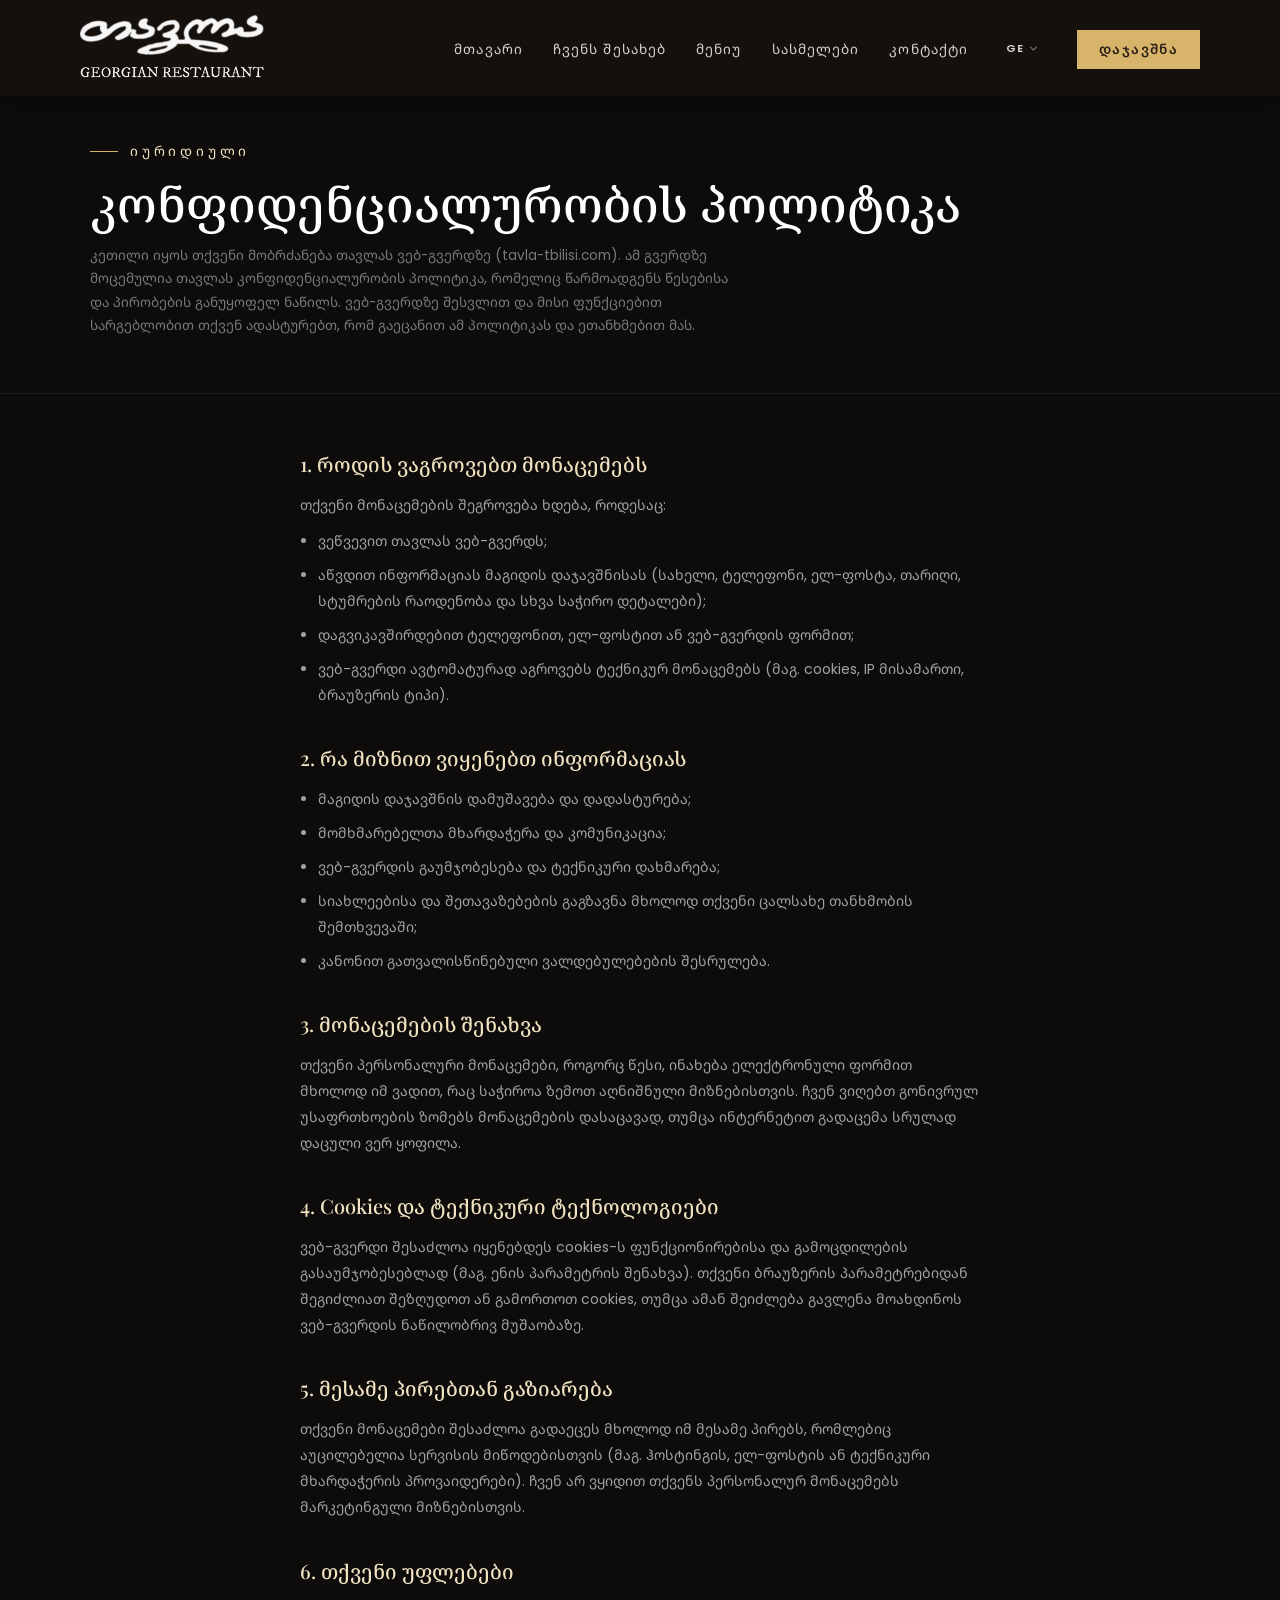
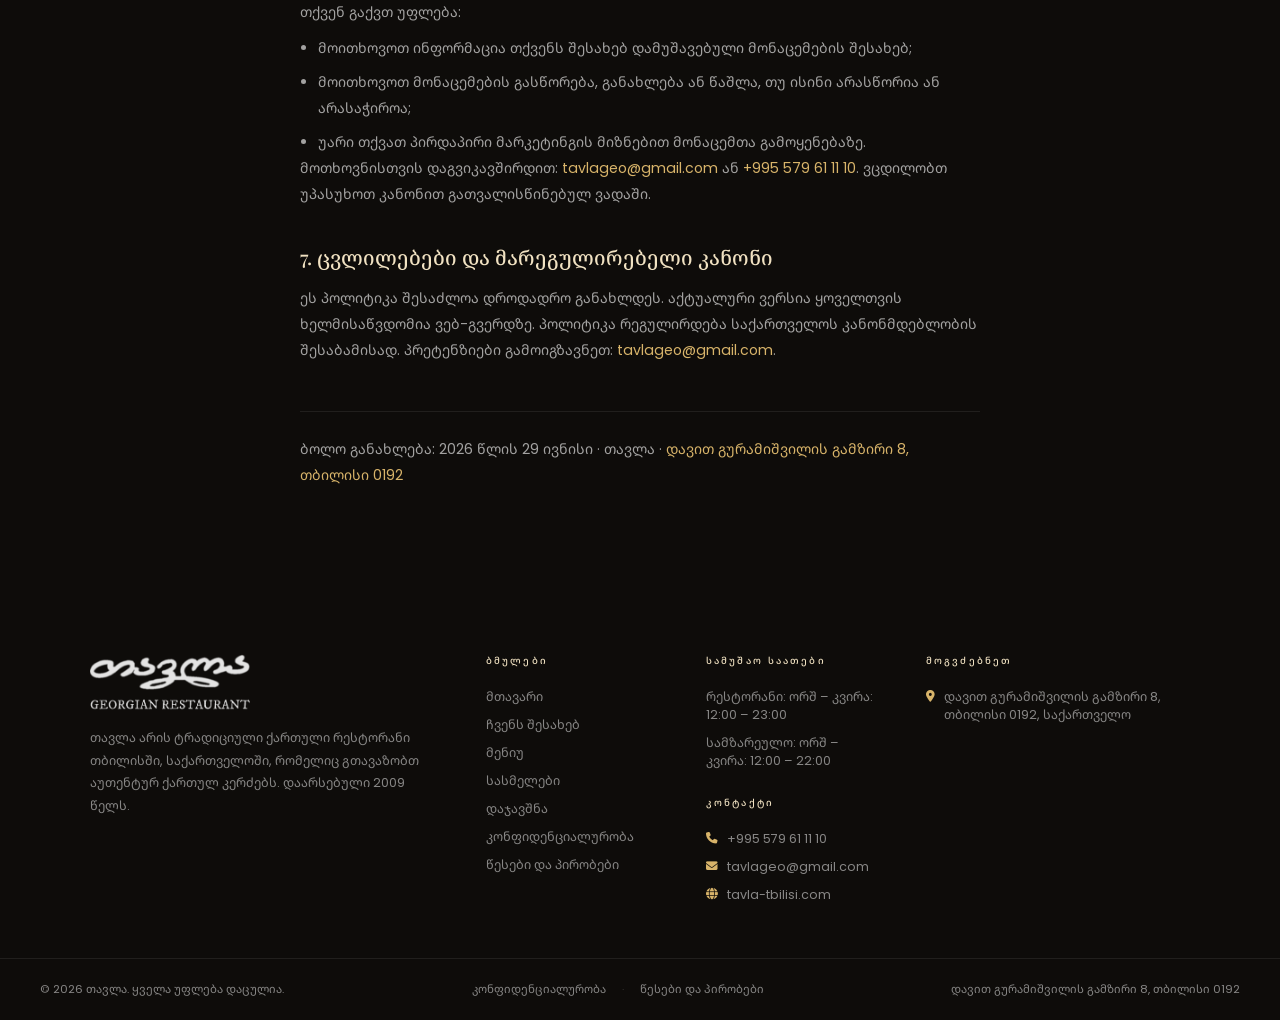
<file: privacy.html>
<!DOCTYPE html>
<html lang="ka">
<head>
  <meta charset="UTF-8" />
  <meta name="viewport" content="width=device-width, initial-scale=1.0" />
  <title>კონფიდენციალურობის პოლიტიკა | Tavla თავლა</title>
  <meta name="description" content="თავლას კონფიდენციალურობის პოლიტიკა — როგორ ვაგროვებთ და ვიცავთ თქვენს პერსონალურ მონაცემებს." />
  <meta name="robots" content="index, follow" />
  <meta name="theme-color" content="#0e0c0a" />
  <link rel="canonical" href="https://tavla-tbilisi.com/privacy.html" />
  <meta property="og:site_name" content="Tavla | თავლა" />
  <meta property="og:locale" content="ka_GE" />
  <meta property="og:locale:alternate" content="en_US" />
  <meta property="og:locale:alternate" content="ru_RU" />
  <link rel="icon" href="/favicon.ico" sizes="any" />
  <link rel="icon" type="image/png" sizes="32x32" href="images/favicon-32x32.png" />
  <link rel="icon" type="image/png" sizes="16x16" href="images/favicon-16x16.png" />
  <link rel="apple-touch-icon" sizes="180x180" href="images/apple-touch-icon.png" />
  <link rel="manifest" href="/site.webmanifest" />
  <link rel="preconnect" href="https://fonts.googleapis.com" />
  <link rel="preconnect" href="https://fonts.gstatic.com" crossorigin />
  <link href="https://fonts.googleapis.com/css2?family=Playfair+Display:ital,wght@0,400;0,500;0,600;1,400&family=Poppins:wght@300;400;500;600&family=Noto+Sans+Georgian:wght@300;400;500;600&family=Noto+Serif+Georgian:wght@400;500;600&family=Noto+Sans:wght@300;400;500;600&family=Noto+Serif:wght@400;500;600&display=swap" rel="stylesheet" />
  <link rel="stylesheet" href="https://cdnjs.cloudflare.com/ajax/libs/font-awesome/6.5.0/css/all.min.css" />
  <link rel="stylesheet" href="js/lenis.css" />
  <link rel="stylesheet" href="styles.css" />
  <style>
    .lang-dropdown { position: relative; flex-shrink: 0; }
    .lang-current {
      background: none; border: none;
      color: rgba(255,255,255,.82);
      font-family: var(--font-sans);
      font-size: .7rem; font-weight: 600;
      letter-spacing: .12em; text-transform: uppercase;
      cursor: pointer; padding: 5px 8px;
      display: flex; align-items: center; gap: 5px;
      transition: color .2s;
    }
    .lang-current:hover { color: #fff; }
    .lang-current i { font-size: .5rem; opacity: .55; transition: transform .2s; }
    .lang-dropdown.open .lang-current i,
    .lang-dropdown:hover .lang-current i { transform: rotate(180deg); }
    .lang-drop-menu {
      position: absolute; top: calc(100% + 6px); right: 0;
      min-width: 54px;
      background: rgba(14,12,10,.97);
      border: 1px solid rgba(255,255,255,.1);
      border-radius: 4px; padding: 4px 0;
      opacity: 0; visibility: hidden;
      transform: translateY(-4px);
      transition: opacity .2s, transform .2s, visibility .2s;
      z-index: 1100;
      box-shadow: 0 8px 24px rgba(0,0,0,.35);
    }
    .lang-dropdown:hover .lang-drop-menu,
    .lang-dropdown.open .lang-drop-menu {
      opacity: 1; visibility: visible; transform: translateY(0);
    }
    .lang-opt {
      display: block; width: 100%;
      background: none; border: none;
      color: rgba(255,255,255,.55);
      font-family: var(--font-sans);
      font-size: .7rem; font-weight: 500;
      letter-spacing: .12em; text-transform: uppercase;
      cursor: pointer; padding: 7px 14px;
      text-align: left; transition: color .2s, background .2s;
    }
    .lang-opt:hover { color: #fff; background: rgba(255,255,255,.06); }
    .nav-actions {
      display: none;
      align-items: center;
      gap: 6px;
      flex-shrink: 0;
    }
    @media(max-width:960px){
      .nav-actions { display: flex; }
      .nav-actions .lang-drop-menu { right: 0; left: auto; }
    }
  </style>
  <script type="application/ld+json">
  {
    "@context": "https://schema.org",
    "@graph": [
      {
        "@type": "WebSite",
        "@id": "https://tavla-tbilisi.com/#website",
        "url": "https://tavla-tbilisi.com/",
        "name": "Tavla",
        "alternateName": "თავლა"
      },
      {
        "@type": "BreadcrumbList",
        "itemListElement": [
          {"@type": "ListItem", "position": 1, "name": "Home", "item": "https://tavla-tbilisi.com/"},
          {"@type": "ListItem", "position": 2, "name": "Privacy Policy", "item": "https://tavla-tbilisi.com/privacy.html"}
        ]
      }
    ]
  }
  </script>
  <script src="js/seo-config.js"></script>
  <script src="js/seo.js"></script>
  <script>initSeo('privacy', localStorage.getItem('tavla-lang') || 'ge');</script>
</head>
<body style="background:#0e0c0a">

<div class="mob-nav" id="mobNav">
  <nav class="mob-nav-links">
    <a href="index.html" onclick="closeMob()" data-ge="მთავარი" data-en="Home" data-ru="Главная">მთავარი</a>
    <a href="about.html" onclick="closeMob()" data-ge="ჩვენს შესახებ" data-en="About Us" data-ru="О нас">ჩვენს შესახებ</a>
    <a href="menu.html" onclick="closeMob()" data-ge="მენიუ" data-en="Menu" data-ru="Меню">მენიუ</a>
    <a href="drinks.html" onclick="closeMob()" data-ge="სასმელები" data-en="Drinks" data-ru="Напитки">სასმელები</a>
    <a href="index.html#reservation" onclick="closeMob()" data-ge="დაჯავშნა" data-en="Book a Table" data-ru="Забронировать">დაჯავშნა</a>
    <a href="index.html#contact" onclick="closeMob()" data-ge="კონტაქტი" data-en="Contact Us" data-ru="Контакты">კონტაქტი</a>
  </nav>
</div>

<nav class="navbar" id="navbar">
  <div class="navbar-inner">
    <a href="index.html" class="nav-brand" aria-label="Tavla home">
      <img src="images/tavla-nav-hero.png" alt="Tavla Georgian Restaurant, Tbilisi" class="nav-logo"/>
    </a>
    <ul class="nav-menu">
      <li><a href="index.html" data-ge="მთავარი" data-en="Home" data-ru="Главная">მთავარი</a></li>
      <li><a href="about.html" data-ge="ჩვენს შესახებ" data-en="About Us" data-ru="О нас">ჩვენს შესახებ</a></li>
      <li><a href="menu.html" data-ge="მენიუ" data-en="Menu" data-ru="Меню">მენიუ</a></li>
      <li><a href="drinks.html" data-ge="სასმელები" data-en="Drinks" data-ru="Напитки">სასმელები</a></li>
      <li><a href="index.html#contact" data-ge="კონტაქტი" data-en="Contact Us" data-ru="Контакты">კონტაქტი</a></li>
      <li class="nav-lang">
        <div class="lang-dropdown" id="langDropdown">
          <button class="lang-current" type="button" aria-haspopup="listbox" aria-expanded="false">GE <i class="fa fa-chevron-down"></i></button>
          <div class="lang-drop-menu" role="listbox">
            <button type="button" class="lang-opt" data-lang="en">EN</button>
            <button type="button" class="lang-opt" data-lang="ru">RU</button>
          </div>
        </div>
      </li>
      <li><a href="index.html#reservation" class="nav-book" data-ge="დაჯავშნა" data-en="Book a Table" data-ru="Забронировать">დაჯავშნა</a></li>
    </ul>
    <div class="nav-actions">
      <div class="lang-dropdown" id="mobLangDropdown">
        <button class="lang-current" type="button" aria-haspopup="listbox" aria-expanded="false">GE <i class="fa fa-chevron-down"></i></button>
        <div class="lang-drop-menu" role="listbox">
          <button type="button" class="lang-opt" data-lang="en">EN</button>
          <button type="button" class="lang-opt" data-lang="ru">RU</button>
        </div>
      </div>
      <div class="hamburger" id="hamburger" onclick="toggleMob()">
        <span></span><span></span><span></span>
      </div>
    </div>
  </div>
</nav>

<header class="legal-hero">
  <div class="container">
    <p class="sec-label" style="color:var(--gold2);margin-bottom:12px">იურიდიული</p>
    <h1 data-ge="კონფიდენციალურობის პოლიტიკა" data-en="Privacy Policy" data-ru="Политика конфиденциальности">კონფიდენციალურობის პოლიტიკა</h1>
    <p>კეთილი იყოს თქვენი მობრძანება თავლას ვებ-გვერდზე (<a href="https://tavla-tbilisi.com">tavla-tbilisi.com</a>). ამ გვერდზე მოცემულია თავლას კონფიდენციალურობის პოლიტიკა, რომელიც წარმოადგენს <a href="terms.html">წესებისა და პირობების</a> განუყოფელ ნაწილს. ვებ-გვერდზე შესვლით და მისი ფუნქციებით სარგებლობით თქვენ ადასტურებთ, რომ გაეცანით ამ პოლიტიკას და ეთანხმებით მას.</p>
  </div>
</header>

<main class="legal-body">
  <div class="legal-inner">

    <h2>1. როდის ვაგროვებთ მონაცემებს</h2>
    <p>თქვენი მონაცემების შეგროვება ხდება, როდესაც:</p>
    <ul>
      <li>ვეწვევით თავლას ვებ-გვერდს;</li>
      <li>აწვდით ინფორმაციას მაგიდის დაჯავშნისას (სახელი, ტელეფონი, ელ-ფოსტა, თარიღი, სტუმრების რაოდენობა და სხვა საჭირო დეტალები);</li>
      <li>დაგვიკავშირდებით ტელეფონით, ელ-ფოსტით ან ვებ-გვერდის ფორმით;</li>
      <li>ვებ-გვერდი ავტომატურად აგროვებს ტექნიკურ მონაცემებს (მაგ. cookies, IP მისამართი, ბრაუზერის ტიპი).</li>
    </ul>

    <h2>2. რა მიზნით ვიყენებთ ინფორმაციას</h2>
    <ul>
      <li>მაგიდის დაჯავშნის დამუშავება და დადასტურება;</li>
      <li>მომხმარებელთა მხარდაჭერა და კომუნიკაცია;</li>
      <li>ვებ-გვერდის გაუმჯობესება და ტექნიკური დახმარება;</li>
      <li>სიახლეებისა და შეთავაზებების გაგზავნა მხოლოდ თქვენი ცალსახე თანხმობის შემთხვევაში;</li>
      <li>კანონით გათვალისწინებული ვალდებულებების შესრულება.</li>
    </ul>

    <h2>3. მონაცემების შენახვა</h2>
    <p>თქვენი პერსონალური მონაცემები, როგორც წესი, ინახება ელექტრონული ფორმით მხოლოდ იმ ვადით, რაც საჭიროა ზემოთ აღნიშნული მიზნებისთვის. ჩვენ ვიღებთ გონივრულ უსაფრთხოების ზომებს მონაცემების დასაცავად, თუმცა ინტერნეტით გადაცემა სრულად დაცული ვერ ყოფილა.</p>

    <h2>4. Cookies და ტექნიკური ტექნოლოგიები</h2>
    <p>ვებ-გვერდი შესაძლოა იყენებდეს cookies-ს ფუნქციონირებისა და გამოცდილების გასაუმჯობესებლად (მაგ. ენის პარამეტრის შენახვა). თქვენი ბრაუზერის პარამეტრებიდან შეგიძლიათ შეზღუდოთ ან გამორთოთ cookies, თუმცა ამან შეიძლება გავლენა მოახდინოს ვებ-გვერდის ნაწილობრივ მუშაობაზე.</p>

    <h2>5. მესამე პირებთან გაზიარება</h2>
    <p>თქვენი მონაცემები შესაძლოა გადაეცეს მხოლოდ იმ მესამე პირებს, რომლებიც აუცილებელია სერვისის მიწოდებისთვის (მაგ. ჰოსტინგის, ელ-ფოსტის ან ტექნიკური მხარდაჭერის პროვაიდერები). ჩვენ არ ვყიდით თქვენს პერსონალურ მონაცემებს მარკეტინგული მიზნებისთვის.</p>

    <h2>6. თქვენი უფლებები</h2>
    <p>თქვენ გაქვთ უფლება:</p>
    <ul>
      <li>მოითხოვოთ ინფორმაცია თქვენს შესახებ დამუშავებული მონაცემების შესახებ;</li>
      <li>მოითხოვოთ მონაცემების გასწორება, განახლება ან წაშლა, თუ ისინი არასწორია ან არასაჭიროა;</li>
      <li>უარი თქვათ პირდაპირი მარკეტინგის მიზნებით მონაცემთა გამოყენებაზე.</li>
    </ul>
    <p>მოთხოვნისთვის დაგვიკავშირდით: <a href="mailto:tavlageo@gmail.com">tavlageo@gmail.com</a> ან <a href="tel:+995579611110">+995 579 61 11 10</a>. ვცდილობთ უპასუხოთ კანონით გათვალისწინებულ ვადაში.</p>

    <h2>7. ცვლილებები და მარეგულირებელი კანონი</h2>
    <p>ეს პოლიტიკა შესაძლოა დროდადრო განახლდეს. აქტუალური ვერსია ყოველთვის ხელმისაწვდომია ვებ-გვერდზე. პოლიტიკა რეგულირდება საქართველოს კანონმდებლობის შესაბამისად. პრეტენზიები გამოიგზავნეთ: <a href="mailto:tavlageo@gmail.com">tavlageo@gmail.com</a>.</p>

    <p class="legal-updated">ბოლო განახლება: 2026 წლის 29 ივნისი · თავლა · <a href="https://www.google.com/maps/place/%E1%83%A0%E1%83%94%E1%83%A1%E1%83%90%E1%83%A0%E1%83%90%E1%83%9C%E1%83%98+%E1%83%97%E1%83%90%E1%83%95%E1%83%9A%E1%83%90/@41.752976,44.7887033,18z/data=!4m6!3m5!1s0x40447283ad52dd43:0xcaa649d01fdec4e2!8m2!3d41.752976!4d44.7887033!16s%2Fg%2F11cs0s905s?hl=ka">დავით გურამიშვილის გამზირი 8, თბილისი 0192</a></p>
  </div>
</main>

<footer id="contact">
  <div class="container">
    <div class="footer-grid">
      <div>
        <div class="foot-brand"><img src="images/tavla-nav-hero.png" alt="Tavla Georgian Restaurant, Tbilisi" class="foot-logo"/></div>
        <p class="foot-about">თავლა არის ტრადიციული ქართული რესტორანი თბილისში, საქართველოში, რომელიც გთავაზობთ აუთენტურ ქართულ კერძებს. დაარსებული 2009 წელს.</p>
      </div>
      <div>
        <h4>ბმულები</h4>
        <ul>
          <li><a href="index.html">მთავარი</a></li>
          <li><a href="about.html">ჩვენს შესახებ</a></li>
          <li><a href="menu.html">მენიუ</a></li>
          <li><a href="drinks.html">სასმელები</a></li>
          <li><a href="index.html#reservation">დაჯავშნა</a></li>
          <li><a href="privacy.html">კონფიდენციალურობა</a></li>
          <li><a href="terms.html">წესები და პირობები</a></li>
        </ul>
      </div>
      <div>
        <h4>სამუშაო საათები</h4>
        <ul>
          <li><span>რესტორანი: ორშ – კვირა: 12:00 – 23:00</span></li>
          <li><span>სამზარეულო: ორშ – კვირა: 12:00 – 22:00</span></li>
        </ul>
        <h4 style="margin-top:26px">კონტაქტი</h4>
        <ul>
          <li><i class="fa fa-phone"></i><a href="tel:+995579611110">+995 579 61 11 10</a></li>
          <li><i class="fa fa-envelope"></i><a href="mailto:tavlageo@gmail.com">tavlageo@gmail.com</a></li>
          <li><i class="fa fa-globe"></i><a href="https://tavla-tbilisi.com" target="_blank" rel="noopener">tavla-tbilisi.com</a></li>
        </ul>
      </div>
      <div>
        <h4>მოგვძებნეთ</h4>
        <ul style="margin-bottom:14px">
          <li><i class="fa fa-map-marker-alt"></i><a href="https://www.google.com/maps/place/%E1%83%A0%E1%83%94%E1%83%A1%E1%83%90%E1%83%A0%E1%83%90%E1%83%9C%E1%83%98+%E1%83%97%E1%83%90%E1%83%95%E1%83%9A%E1%83%90/@41.752976,44.7887033,18z/data=!4m6!3m5!1s0x40447283ad52dd43:0xcaa649d01fdec4e2!8m2!3d41.752976!4d44.7887033!16s%2Fg%2F11cs0s905s?hl=ka" target="_blank" rel="noopener">დავით გურამიშვილის გამზირი 8, თბილისი 0192, საქართველო</a></li>
        </ul>
        <div class="foot-map">
          <iframe src="https://www.google.com/maps/embed?pb=!1m18!1m12!1m3!1d2978.454018!2d44.786129!3d41.752976!2m3!1f0!2f0!3f0!3m2!1i1024!2i768!4f13.1!3m3!1m2!1s0x40447283ad52dd43%3A0xcaa649d01fdec4e2!2z4YOg4YWd4YOo4YOg4YWh4YOgIOGDoeGDmuGDmOGDmuGDmOGDnyDhg6Lhg5jhg6Lhg5Dhg6Dhg6nhg6Dhg6jhg6Eg4YOY4YOV4YOR4YOY!5e0!3m2!1ska!2sge!4v1719763200000" allowfullscreen="" loading="lazy" title="თავლა — მდებარეობა"></iframe>
        </div>
      </div>
    </div>
  </div>
  <div class="foot-bottom">
    <span>&#169; 2026 თავლა. ყველა უფლება დაცულია.</span>
    <div class="foot-legal">
      <a href="privacy.html">კონფიდენციალურობა</a>
      <span class="foot-legal-sep">·</span>
      <a href="terms.html">წესები და პირობები</a>
    </div>
    <span>დავით გურამიშვილის გამზირი 8, თბილისი 0192</span>
  </div>
</footer>

<script src="js/lenis.min.js"></script>
<script src="js/lenis-init.js"></script>
<script>
  function toggleMob(){
    var open=document.getElementById('mobNav').classList.toggle('open');
    document.getElementById('hamburger').classList.toggle('active',open);
    document.body.classList.toggle('mob-lock',open);
  }
  function closeMob(){
    document.getElementById('mobNav').classList.remove('open');
    document.getElementById('hamburger').classList.remove('active');
    document.body.classList.remove('mob-lock');
  }
  var langLabels={ge:'GE',en:'EN',ru:'RU'};
  function updateLangDropdowns(lang){
    document.querySelectorAll('.lang-dropdown').forEach(function(dd){
      var currentBtn=dd.querySelector('.lang-current');
      var menu=dd.querySelector('.lang-drop-menu');
      currentBtn.innerHTML=langLabels[lang]+' <i class="fa fa-chevron-down"></i>';
      menu.innerHTML='';
      ['ge','en','ru'].filter(function(l){return l!==lang;}).forEach(function(l){
        var btn=document.createElement('button');
        btn.type='button';btn.className='lang-opt';btn.setAttribute('data-lang',l);
        btn.textContent=langLabels[l];
        btn.addEventListener('click',function(e){e.stopPropagation();setLang(l);dd.classList.remove('open');});
        menu.appendChild(btn);
      });
    });
  }
  function setLang(lang){
    document.querySelectorAll('[data-ge]').forEach(function(el){
      var t=el.getAttribute('data-'+lang);
      if(t!==null)el.textContent=t;
    });
    document.documentElement.lang=lang==='ge'?'ka':lang;
    updateSeoMeta(lang);
    updateLangDropdowns(lang);
    localStorage.setItem('tavla-lang',lang);
  }
  document.querySelectorAll('.lang-dropdown').forEach(function(dd){
    dd.querySelector('.lang-current').addEventListener('click',function(e){
      e.stopPropagation();
      document.querySelectorAll('.lang-dropdown.open').forEach(function(other){if(other!==dd)other.classList.remove('open');});
      dd.classList.toggle('open');
    });
  });
  document.addEventListener('click',function(){
    document.querySelectorAll('.lang-dropdown.open').forEach(function(dd){dd.classList.remove('open');});
  });
  setLang(localStorage.getItem('tavla-lang')||'ge');
</script>
</body>
</html>
</file>
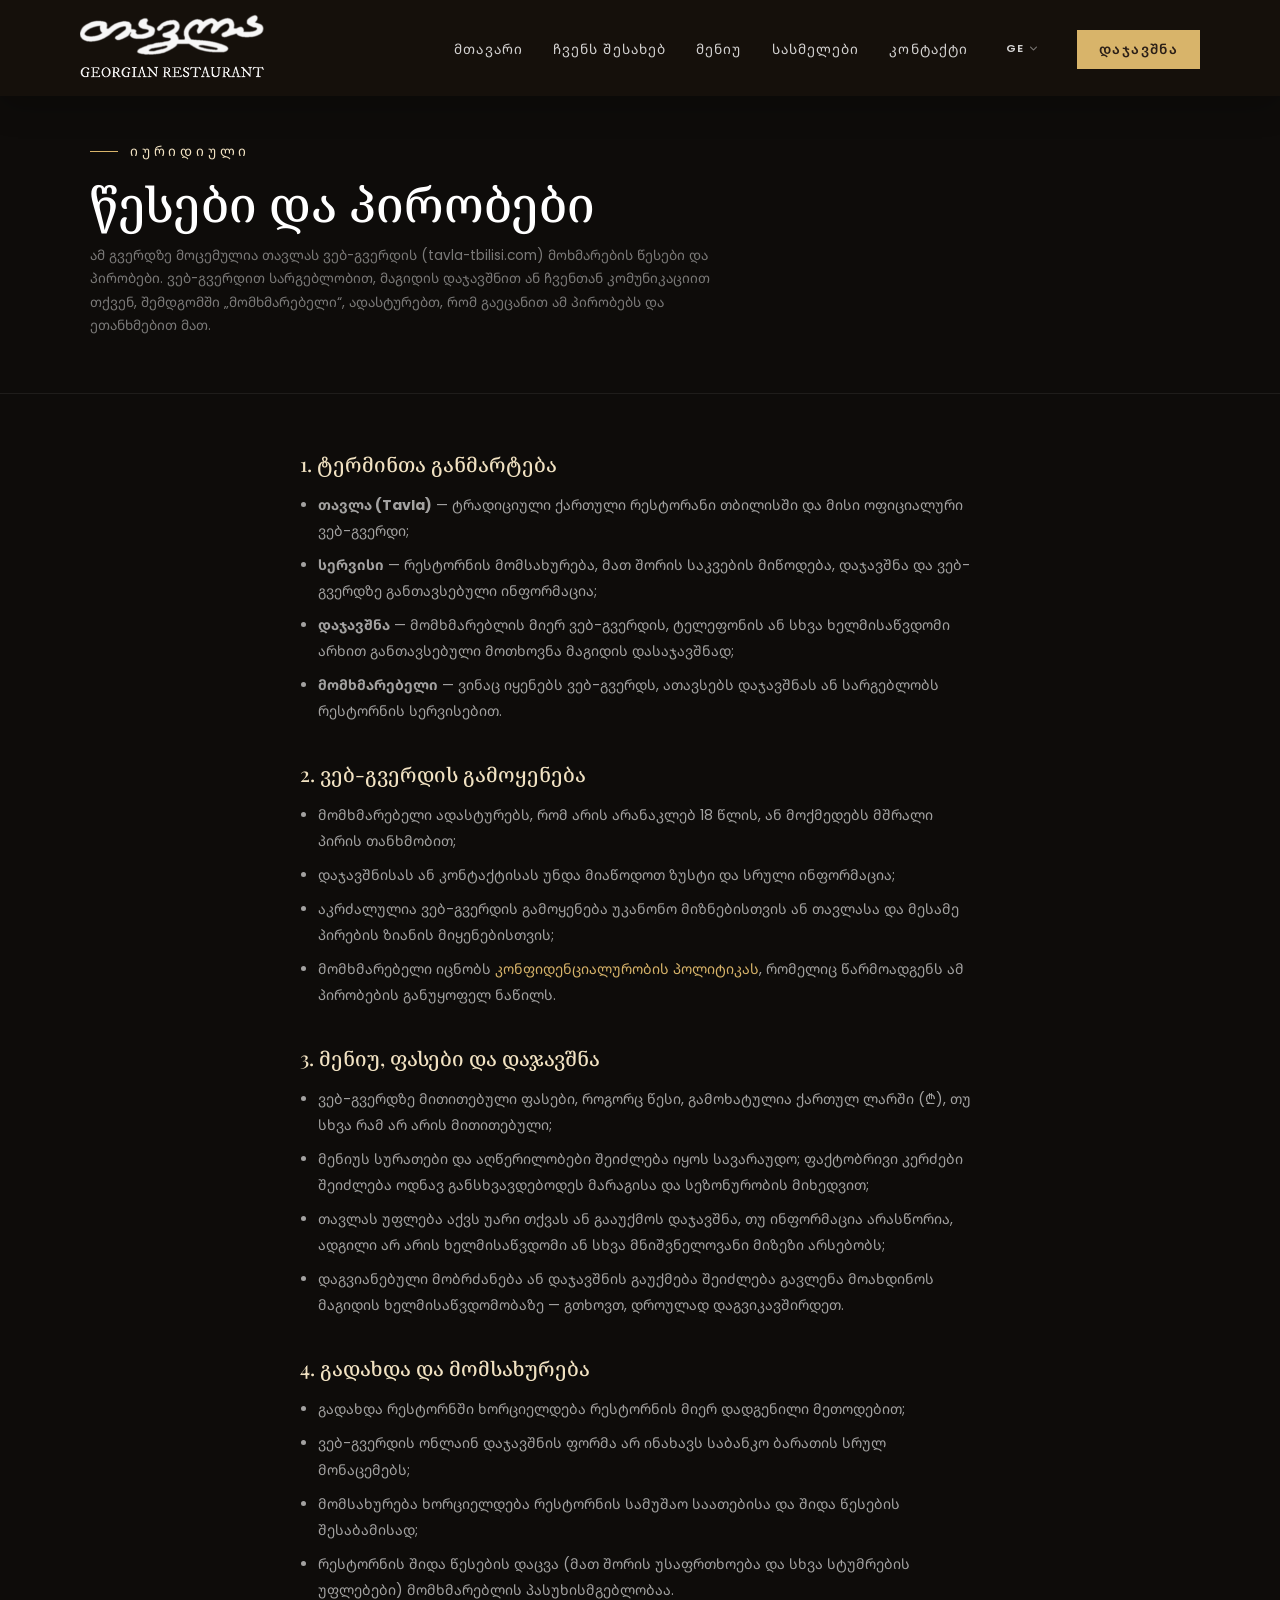
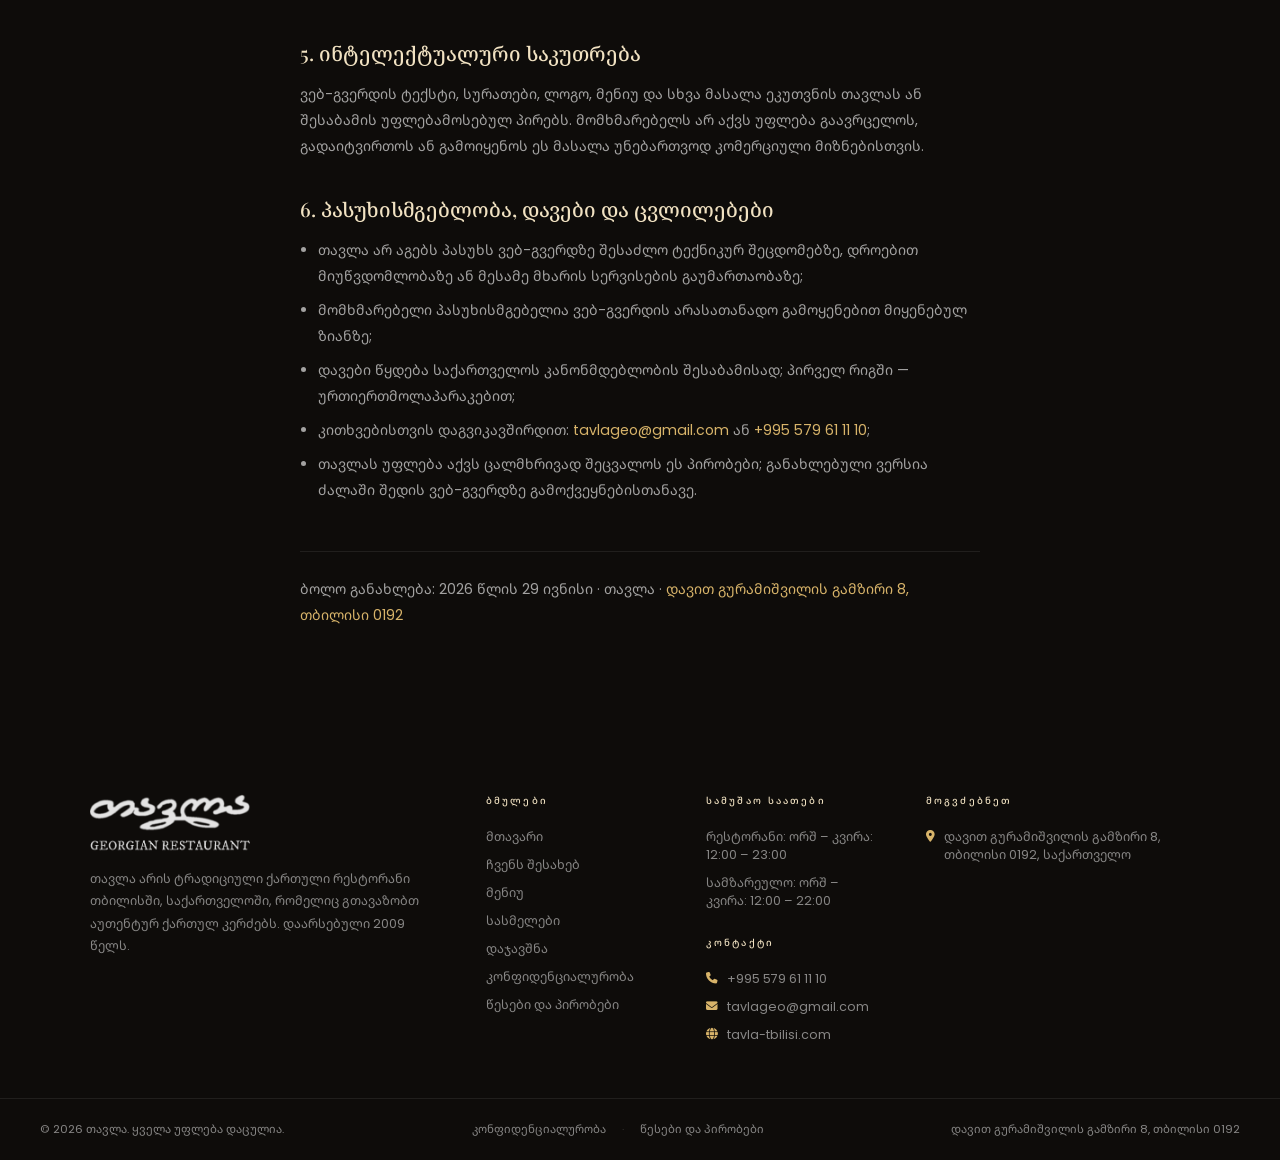
<file: terms.html>
<!DOCTYPE html>
<html lang="ka">
<head>
  <meta charset="UTF-8" />
  <meta name="viewport" content="width=device-width, initial-scale=1.0" />
  <title>წესები და პირობები | Tavla თავლა</title>
  <meta name="description" content="თავლას ვებ-გვერდის მოხმარების წესები და პირობები." />
  <meta name="robots" content="index, follow" />
  <meta name="theme-color" content="#0e0c0a" />
  <link rel="canonical" href="https://tavla-tbilisi.com/terms.html" />
  <meta property="og:site_name" content="Tavla | თავლა" />
  <meta property="og:locale" content="ka_GE" />
  <meta property="og:locale:alternate" content="en_US" />
  <meta property="og:locale:alternate" content="ru_RU" />
  <link rel="icon" href="/favicon.ico" sizes="any" />
  <link rel="icon" type="image/png" sizes="32x32" href="images/favicon-32x32.png" />
  <link rel="icon" type="image/png" sizes="16x16" href="images/favicon-16x16.png" />
  <link rel="apple-touch-icon" sizes="180x180" href="images/apple-touch-icon.png" />
  <link rel="manifest" href="/site.webmanifest" />
  <link rel="preconnect" href="https://fonts.googleapis.com" />
  <link rel="preconnect" href="https://fonts.gstatic.com" crossorigin />
  <link href="https://fonts.googleapis.com/css2?family=Playfair+Display:ital,wght@0,400;0,500;0,600;1,400&family=Poppins:wght@300;400;500;600&family=Noto+Sans+Georgian:wght@300;400;500;600&family=Noto+Serif+Georgian:wght@400;500;600&family=Noto+Sans:wght@300;400;500;600&family=Noto+Serif:wght@400;500;600&display=swap" rel="stylesheet" />
  <link rel="stylesheet" href="https://cdnjs.cloudflare.com/ajax/libs/font-awesome/6.5.0/css/all.min.css" />
  <link rel="stylesheet" href="js/lenis.css" />
  <link rel="stylesheet" href="styles.css" />
  <style>
    .lang-dropdown { position: relative; flex-shrink: 0; }
    .lang-current {
      background: none; border: none;
      color: rgba(255,255,255,.82);
      font-family: var(--font-sans);
      font-size: .7rem; font-weight: 600;
      letter-spacing: .12em; text-transform: uppercase;
      cursor: pointer; padding: 5px 8px;
      display: flex; align-items: center; gap: 5px;
      transition: color .2s;
    }
    .lang-current:hover { color: #fff; }
    .lang-current i { font-size: .5rem; opacity: .55; transition: transform .2s; }
    .lang-dropdown.open .lang-current i,
    .lang-dropdown:hover .lang-current i { transform: rotate(180deg); }
    .lang-drop-menu {
      position: absolute; top: calc(100% + 6px); right: 0;
      min-width: 54px;
      background: rgba(14,12,10,.97);
      border: 1px solid rgba(255,255,255,.1);
      border-radius: 4px; padding: 4px 0;
      opacity: 0; visibility: hidden;
      transform: translateY(-4px);
      transition: opacity .2s, transform .2s, visibility .2s;
      z-index: 1100;
      box-shadow: 0 8px 24px rgba(0,0,0,.35);
    }
    .lang-dropdown:hover .lang-drop-menu,
    .lang-dropdown.open .lang-drop-menu {
      opacity: 1; visibility: visible; transform: translateY(0);
    }
    .lang-opt {
      display: block; width: 100%;
      background: none; border: none;
      color: rgba(255,255,255,.55);
      font-family: var(--font-sans);
      font-size: .7rem; font-weight: 500;
      letter-spacing: .12em; text-transform: uppercase;
      cursor: pointer; padding: 7px 14px;
      text-align: left; transition: color .2s, background .2s;
    }
    .lang-opt:hover { color: #fff; background: rgba(255,255,255,.06); }
    .nav-actions {
      display: none;
      align-items: center;
      gap: 6px;
      flex-shrink: 0;
    }
    @media(max-width:960px){
      .nav-actions { display: flex; }
      .nav-actions .lang-drop-menu { right: 0; left: auto; }
    }
  </style>
  <script type="application/ld+json">
  {
    "@context": "https://schema.org",
    "@graph": [
      {
        "@type": "WebSite",
        "@id": "https://tavla-tbilisi.com/#website",
        "url": "https://tavla-tbilisi.com/",
        "name": "Tavla",
        "alternateName": "თავლა"
      },
      {
        "@type": "BreadcrumbList",
        "itemListElement": [
          {"@type": "ListItem", "position": 1, "name": "Home", "item": "https://tavla-tbilisi.com/"},
          {"@type": "ListItem", "position": 2, "name": "Terms & Conditions", "item": "https://tavla-tbilisi.com/terms.html"}
        ]
      }
    ]
  }
  </script>
  <script src="js/seo-config.js"></script>
  <script src="js/seo.js"></script>
  <script>initSeo('terms', localStorage.getItem('tavla-lang') || 'ge');</script>
</head>
<body style="background:#0e0c0a">

<div class="mob-nav" id="mobNav">
  <nav class="mob-nav-links">
    <a href="index.html" onclick="closeMob()" data-ge="მთავარი" data-en="Home" data-ru="Главная">მთავარი</a>
    <a href="about.html" onclick="closeMob()" data-ge="ჩვენს შესახებ" data-en="About Us" data-ru="О нас">ჩვენს შესახებ</a>
    <a href="menu.html" onclick="closeMob()" data-ge="მენიუ" data-en="Menu" data-ru="Меню">მენიუ</a>
    <a href="drinks.html" onclick="closeMob()" data-ge="სასმელები" data-en="Drinks" data-ru="Напитки">სასმელები</a>
    <a href="index.html#reservation" onclick="closeMob()" data-ge="დაჯავშნა" data-en="Book a Table" data-ru="Забронировать">დაჯავშნა</a>
    <a href="index.html#contact" onclick="closeMob()" data-ge="კონტაქტი" data-en="Contact Us" data-ru="Контакты">კონტაქტი</a>
  </nav>
</div>

<nav class="navbar" id="navbar">
  <div class="navbar-inner">
    <a href="index.html" class="nav-brand" aria-label="Tavla home">
      <img src="images/tavla-nav-hero.png" alt="Tavla Georgian Restaurant, Tbilisi" class="nav-logo"/>
    </a>
    <ul class="nav-menu">
      <li><a href="index.html" data-ge="მთავარი" data-en="Home" data-ru="Главная">მთავარი</a></li>
      <li><a href="about.html" data-ge="ჩვენს შესახებ" data-en="About Us" data-ru="О нас">ჩვენს შესახებ</a></li>
      <li><a href="menu.html" data-ge="მენიუ" data-en="Menu" data-ru="Меню">მენიუ</a></li>
      <li><a href="drinks.html" data-ge="სასმელები" data-en="Drinks" data-ru="Напитки">სასმელები</a></li>
      <li><a href="index.html#contact" data-ge="კონტაქტი" data-en="Contact Us" data-ru="Контакты">კონტაქტი</a></li>
      <li class="nav-lang">
        <div class="lang-dropdown" id="langDropdown">
          <button class="lang-current" type="button" aria-haspopup="listbox" aria-expanded="false">GE <i class="fa fa-chevron-down"></i></button>
          <div class="lang-drop-menu" role="listbox">
            <button type="button" class="lang-opt" data-lang="en">EN</button>
            <button type="button" class="lang-opt" data-lang="ru">RU</button>
          </div>
        </div>
      </li>
      <li><a href="index.html#reservation" class="nav-book" data-ge="დაჯავშნა" data-en="Book a Table" data-ru="Забронировать">დაჯავშნა</a></li>
    </ul>
    <div class="nav-actions">
      <div class="lang-dropdown" id="mobLangDropdown">
        <button class="lang-current" type="button" aria-haspopup="listbox" aria-expanded="false">GE <i class="fa fa-chevron-down"></i></button>
        <div class="lang-drop-menu" role="listbox">
          <button type="button" class="lang-opt" data-lang="en">EN</button>
          <button type="button" class="lang-opt" data-lang="ru">RU</button>
        </div>
      </div>
      <div class="hamburger" id="hamburger" onclick="toggleMob()">
        <span></span><span></span><span></span>
      </div>
    </div>
  </div>
</nav>

<header class="legal-hero">
  <div class="container">
    <p class="sec-label" style="color:var(--gold2);margin-bottom:12px">იურიდიული</p>
    <h1 data-ge="წესები და პირობები" data-en="Terms &amp; Conditions" data-ru="Условия использования">წესები და პირობები</h1>
    <p>ამ გვერდზე მოცემულია თავლას ვებ-გვერდის (<a href="https://tavla-tbilisi.com">tavla-tbilisi.com</a>) მოხმარების წესები და პირობები. ვებ-გვერდით სარგებლობით, მაგიდის დაჯავშნით ან ჩვენთან კომუნიკაციით თქვენ, შემდგომში „მომხმარებელი“, ადასტურებთ, რომ გაეცანით ამ პირობებს და ეთანხმებით მათ.</p>
  </div>
</header>

<main class="legal-body">
  <div class="legal-inner">

    <h2>1. ტერმინთა განმარტება</h2>
    <ul>
      <li><strong>თავლა (Tavla)</strong> — ტრადიციული ქართული რესტორანი თბილისში და მისი ოფიციალური ვებ-გვერდი;</li>
      <li><strong>სერვისი</strong> — რესტორნის მომსახურება, მათ შორის საკვების მიწოდება, დაჯავშნა და ვებ-გვერდზე განთავსებული ინფორმაცია;</li>
      <li><strong>დაჯავშნა</strong> — მომხმარებლის მიერ ვებ-გვერდის, ტელეფონის ან სხვა ხელმისაწვდომი არხით განთავსებული მოთხოვნა მაგიდის დასაჯავშნად;</li>
      <li><strong>მომხმარებელი</strong> — ვინაც იყენებს ვებ-გვერდს, ათავსებს დაჯავშნას ან სარგებლობს რესტორნის სერვისებით.</li>
    </ul>

    <h2>2. ვებ-გვერდის გამოყენება</h2>
    <ul>
      <li>მომხმარებელი ადასტურებს, რომ არის არანაკლებ 18 წლის, ან მოქმედებს მშრალი პირის თანხმობით;</li>
      <li>დაჯავშნისას ან კონტაქტისას უნდა მიაწოდოთ ზუსტი და სრული ინფორმაცია;</li>
      <li>აკრძალულია ვებ-გვერდის გამოყენება უკანონო მიზნებისთვის ან თავლასა და მესამე პირების ზიანის მიყენებისთვის;</li>
      <li>მომხმარებელი იცნობს <a href="privacy.html">კონფიდენციალურობის პოლიტიკას</a>, რომელიც წარმოადგენს ამ პირობების განუყოფელ ნაწილს.</li>
    </ul>

    <h2>3. მენიუ, ფასები და დაჯავშნა</h2>
    <ul>
      <li>ვებ-გვერდზე მითითებული ფასები, როგორც წესი, გამოხატულია ქართულ ლარში (₾), თუ სხვა რამ არ არის მითითებული;</li>
      <li>მენიუს სურათები და აღწერილობები შეიძლება იყოს სავარაუდო; ფაქტობრივი კერძები შეიძლება ოდნავ განსხვავდებოდეს მარაგისა და სეზონურობის მიხედვით;</li>
      <li>თავლას უფლება აქვს უარი თქვას ან გააუქმოს დაჯავშნა, თუ ინფორმაცია არასწორია, ადგილი არ არის ხელმისაწვდომი ან სხვა მნიშვნელოვანი მიზეზი არსებობს;</li>
      <li>დაგვიანებული მობრძანება ან დაჯავშნის გაუქმება შეიძლება გავლენა მოახდინოს მაგიდის ხელმისაწვდომობაზე — გთხოვთ, დროულად დაგვიკავშირდეთ.</li>
    </ul>

    <h2>4. გადახდა და მომსახურება</h2>
    <ul>
      <li>გადახდა რესტორნში ხორციელდება რესტორნის მიერ დადგენილი მეთოდებით;</li>
      <li>ვებ-გვერდის ონლაინ დაჯავშნის ფორმა არ ინახავს საბანკო ბარათის სრულ მონაცემებს;</li>
      <li>მომსახურება ხორციელდება რესტორნის სამუშაო საათებისა და შიდა წესების შესაბამისად;</li>
      <li>რესტორნის შიდა წესების დაცვა (მათ შორის უსაფრთხოება და სხვა სტუმრების უფლებები) მომხმარებლის პასუხისმგებლობაა.</li>
    </ul>

    <h2>5. ინტელექტუალური საკუთრება</h2>
    <p>ვებ-გვერდის ტექსტი, სურათები, ლოგო, მენიუ და სხვა მასალა ეკუთვნის თავლას ან შესაბამის უფლებამოსებულ პირებს. მომხმარებელს არ აქვს უფლება გაავრცელოს, გადაიტვირთოს ან გამოიყენოს ეს მასალა უნებართვოდ კომერციული მიზნებისთვის.</p>

    <h2>6. პასუხისმგებლობა, დავები და ცვლილებები</h2>
    <ul>
      <li>თავლა არ აგებს პასუხს ვებ-გვერდზე შესაძლო ტექნიკურ შეცდომებზე, დროებით მიუწვდომლობაზე ან მესამე მხარის სერვისების გაუმართაობაზე;</li>
      <li>მომხმარებელი პასუხისმგებელია ვებ-გვერდის არასათანადო გამოყენებით მიყენებულ ზიანზე;</li>
      <li>დავები წყდება საქართველოს კანონმდებლობის შესაბამისად; პირველ რიგში — ურთიერთმოლაპარაკებით;</li>
      <li>კითხვებისთვის დაგვიკავშირდით: <a href="mailto:tavlageo@gmail.com">tavlageo@gmail.com</a> ან <a href="tel:+995579611110">+995 579 61 11 10</a>;</li>
      <li>თავლას უფლება აქვს ცალმხრივად შეცვალოს ეს პირობები; განახლებული ვერსია ძალაში შედის ვებ-გვერდზე გამოქვეყნებისთანავე.</li>
    </ul>

    <p class="legal-updated">ბოლო განახლება: 2026 წლის 29 ივნისი · თავლა · <a href="https://www.google.com/maps/place/%E1%83%A0%E1%83%94%E1%83%A1%E1%83%90%E1%83%A0%E1%83%90%E1%83%9C%E1%83%98+%E1%83%97%E1%83%90%E1%83%95%E1%83%9A%E1%83%90/@41.752976,44.7887033,18z/data=!4m6!3m5!1s0x40447283ad52dd43:0xcaa649d01fdec4e2!8m2!3d41.752976!4d44.7887033!16s%2Fg%2F11cs0s905s?hl=ka">დავით გურამიშვილის გამზირი 8, თბილისი 0192</a></p>
  </div>
</main>

<footer id="contact">
  <div class="container">
    <div class="footer-grid">
      <div>
        <div class="foot-brand"><img src="images/tavla-nav-hero.png" alt="Tavla Georgian Restaurant, Tbilisi" class="foot-logo"/></div>
        <p class="foot-about">თავლა არის ტრადიციული ქართული რესტორანი თბილისში, საქართველოში, რომელიც გთავაზობთ აუთენტურ ქართულ კერძებს. დაარსებული 2009 წელს.</p>
      </div>
      <div>
        <h4>ბმულები</h4>
        <ul>
          <li><a href="index.html">მთავარი</a></li>
          <li><a href="about.html">ჩვენს შესახებ</a></li>
          <li><a href="menu.html">მენიუ</a></li>
          <li><a href="drinks.html">სასმელები</a></li>
          <li><a href="index.html#reservation">დაჯავშნა</a></li>
          <li><a href="privacy.html">კონფიდენციალურობა</a></li>
          <li><a href="terms.html">წესები და პირობები</a></li>
        </ul>
      </div>
      <div>
        <h4>სამუშაო საათები</h4>
        <ul>
          <li><span>რესტორანი: ორშ – კვირა: 12:00 – 23:00</span></li>
          <li><span>სამზარეულო: ორშ – კვირა: 12:00 – 22:00</span></li>
        </ul>
        <h4 style="margin-top:26px">კონტაქტი</h4>
        <ul>
          <li><i class="fa fa-phone"></i><a href="tel:+995579611110">+995 579 61 11 10</a></li>
          <li><i class="fa fa-envelope"></i><a href="mailto:tavlageo@gmail.com">tavlageo@gmail.com</a></li>
          <li><i class="fa fa-globe"></i><a href="https://tavla-tbilisi.com" target="_blank" rel="noopener">tavla-tbilisi.com</a></li>
        </ul>
      </div>
      <div>
        <h4>მოგვძებნეთ</h4>
        <ul style="margin-bottom:14px">
          <li><i class="fa fa-map-marker-alt"></i><a href="https://www.google.com/maps/place/%E1%83%A0%E1%83%94%E1%83%A1%E1%83%90%E1%83%A0%E1%83%90%E1%83%9C%E1%83%98+%E1%83%97%E1%83%90%E1%83%95%E1%83%9A%E1%83%90/@41.752976,44.7887033,18z/data=!4m6!3m5!1s0x40447283ad52dd43:0xcaa649d01fdec4e2!8m2!3d41.752976!4d44.7887033!16s%2Fg%2F11cs0s905s?hl=ka" target="_blank" rel="noopener">დავით გურამიშვილის გამზირი 8, თბილისი 0192, საქართველო</a></li>
        </ul>
        <div class="foot-map">
          <iframe src="https://www.google.com/maps/embed?pb=!1m18!1m12!1m3!1d2978.454018!2d44.786129!3d41.752976!2m3!1f0!2f0!3f0!3m2!1i1024!2i768!4f13.1!3m3!1m2!1s0x40447283ad52dd43%3A0xcaa649d01fdec4e2!2z4YOg4YWd4YOo4YOg4YWh4YOgIOGDoeGDmuGDmOGDmuGDmOGDnyDhg6Lhg5jhg6Lhg5Dhg6Dhg6nhg6Dhg6jhg6Eg4YOY4YOV4YOR4YOY!5e0!3m2!1ska!2sge!4v1719763200000" allowfullscreen="" loading="lazy" title="თავლა — მდებარეობა"></iframe>
        </div>
      </div>
    </div>
  </div>
  <div class="foot-bottom">
    <span>&#169; 2026 თავლა. ყველა უფლება დაცულია.</span>
    <div class="foot-legal">
      <a href="privacy.html">კონფიდენციალურობა</a>
      <span class="foot-legal-sep">·</span>
      <a href="terms.html">წესები და პირობები</a>
    </div>
    <span>დავით გურამიშვილის გამზირი 8, თბილისი 0192</span>
  </div>
</footer>

<script src="js/lenis.min.js"></script>
<script src="js/lenis-init.js"></script>
<script>
  function toggleMob(){
    var open=document.getElementById('mobNav').classList.toggle('open');
    document.getElementById('hamburger').classList.toggle('active',open);
    document.body.classList.toggle('mob-lock',open);
  }
  function closeMob(){
    document.getElementById('mobNav').classList.remove('open');
    document.getElementById('hamburger').classList.remove('active');
    document.body.classList.remove('mob-lock');
  }
  var langLabels={ge:'GE',en:'EN',ru:'RU'};
  function updateLangDropdowns(lang){
    document.querySelectorAll('.lang-dropdown').forEach(function(dd){
      var currentBtn=dd.querySelector('.lang-current');
      var menu=dd.querySelector('.lang-drop-menu');
      currentBtn.innerHTML=langLabels[lang]+' <i class="fa fa-chevron-down"></i>';
      menu.innerHTML='';
      ['ge','en','ru'].filter(function(l){return l!==lang;}).forEach(function(l){
        var btn=document.createElement('button');
        btn.type='button';btn.className='lang-opt';btn.setAttribute('data-lang',l);
        btn.textContent=langLabels[l];
        btn.addEventListener('click',function(e){e.stopPropagation();setLang(l);dd.classList.remove('open');});
        menu.appendChild(btn);
      });
    });
  }
  function setLang(lang){
    document.querySelectorAll('[data-ge]').forEach(function(el){
      var t=el.getAttribute('data-'+lang);
      if(t!==null)el.textContent=t;
    });
    document.documentElement.lang=lang==='ge'?'ka':lang;
    updateSeoMeta(lang);
    updateLangDropdowns(lang);
    localStorage.setItem('tavla-lang',lang);
  }
  document.querySelectorAll('.lang-dropdown').forEach(function(dd){
    dd.querySelector('.lang-current').addEventListener('click',function(e){
      e.stopPropagation();
      document.querySelectorAll('.lang-dropdown.open').forEach(function(other){if(other!==dd)other.classList.remove('open');});
      dd.classList.toggle('open');
    });
  });
  document.addEventListener('click',function(){
    document.querySelectorAll('.lang-dropdown.open').forEach(function(dd){dd.classList.remove('open');});
  });
  setLang(localStorage.getItem('tavla-lang')||'ge');
</script>
</body>
</html>
</file>
<file: js/lenis.css>
html.lenis,html.lenis body{height:auto}.lenis.lenis-smooth{scroll-behavior:auto!important}.lenis.lenis-smooth [data-lenis-prevent]{overscroll-behavior:contain}.lenis.lenis-stopped{overflow:clip}.lenis.lenis-smooth iframe{pointer-events:none}
</file>
<file: styles.css>
*,*::before,*::after{box-sizing:border-box;margin:0;padding:0}
html{scroll-behavior:auto}
body{font-family:var(--font-sans);color:#2b2118;overflow-x:hidden;background:#fff}
a{text-decoration:none;color:inherit}
img{display:block;max-width:100%}
:root{
  --navy:#2b1f17;
  --gold:#d8b46a;
  --gold2:#f1e2c2;
  --light:#f8f5f0;
  --grey:#666;
  --font-sans:'Poppins','Noto Sans Georgian','Noto Sans',sans-serif;
  --font-serif:'Playfair Display','Noto Serif Georgian','Noto Serif',serif;
}
:lang(ru){
  --font-sans:'Poppins','Noto Sans',sans-serif;
  --font-serif:'Noto Serif',serif;
}
/* NAVBAR */
.navbar{position:fixed;top:0;left:0;width:100%;z-index:999;background:rgba(25,18,13,.72);backdrop-filter:blur(12px);-webkit-backdrop-filter:blur(12px);box-shadow:0 10px 30px rgba(0,0,0,.22);display:flex;align-items:center;justify-content:center;height:96px;transition:background .28s ease,backdrop-filter .28s ease,-webkit-backdrop-filter .28s ease,box-shadow .28s ease}
.navbar-inner{width:100%;max-width:1200px;display:flex;align-items:center;justify-content:space-between;padding:0 40px}
.navbar.scrolled{background:rgba(25,18,13,.72);backdrop-filter:blur(12px);-webkit-backdrop-filter:blur(12px);box-shadow:0 10px 30px rgba(0,0,0,.22)}
.nav-brand{display:flex;align-items:center;color:#fff;line-height:1}
.nav-logo{width:184px;height:auto;display:block}
.nav-menu{display:flex;align-items:center;gap:30px;list-style:none}
.nav-menu .nav-lang{display:flex;align-items:center;flex-shrink:0}
.nav-menu a{font-size:.85rem;letter-spacing:.08em;text-transform:uppercase;color:rgba(255,255,255,.82);transition:color .2s}
.nav-menu a:hover{color:var(--gold2)}
.nav-book{background:var(--gold);color:var(--navy)!important;padding:10px 22px;font-weight:600!important;letter-spacing:.1em!important;transition:background .2s!important}
.nav-book:hover{background:var(--gold2)!important}
.hamburger{display:none;flex-direction:column;justify-content:center;gap:6px;cursor:pointer;width:36px;height:36px;padding:4px;z-index:1100}
.hamburger span{display:block;width:26px;height:2px;background:#fff;border-radius:2px;transform-origin:center;transition:transform .35s cubic-bezier(.77,0,.18,1),opacity .25s ease,width .35s ease}
/* hamburger → X */
.hamburger.active span:nth-child(1){transform:translateY(8px) rotate(45deg)}
.hamburger.active span:nth-child(2){opacity:0;width:0}
.hamburger.active span:nth-child(3){transform:translateY(-8px) rotate(-45deg)}
/* MOBILE NAV DROPDOWN */
body.mob-lock::before{content:'';position:fixed;inset:0;top:96px;background:rgba(0,0,0,.68);z-index:1040;pointer-events:none;opacity:1;transition:opacity .3s ease}
body.mob-lock .navbar{border-bottom:1px solid rgba(216,180,106,.16)}
.mob-nav{position:fixed;top:96px;left:0;right:0;z-index:1050;background:#12100e;border-bottom:1px solid rgba(216,180,106,.22);box-shadow:0 24px 56px rgba(0,0,0,.55);transform:translateY(-12px);opacity:0;pointer-events:none;transition:transform .38s cubic-bezier(.77,0,.18,1),opacity .3s ease;max-height:calc(100vh - 96px);overflow:hidden}
.mob-nav.open{transform:translateY(0);opacity:1;pointer-events:all}
.mob-nav-links{display:flex;flex-direction:column;padding:8px 0 12px}
.mob-nav a{display:block;font-family:var(--font-serif);font-size:1.15rem;color:rgba(255,255,255,.9);padding:16px 28px;border-bottom:1px solid rgba(255,255,255,.08);letter-spacing:.02em;transition:color .2s,padding-left .22s,background .2s}
.mob-nav a:last-child{border-bottom:none;color:var(--gold);font-weight:600;letter-spacing:.08em;font-family:var(--font-sans);font-size:.8rem;text-transform:uppercase;padding:18px 28px;margin-top:4px}
.mob-nav a:hover{color:var(--gold2);padding-left:36px;background:rgba(255,255,255,.03)}
body.mob-lock{overflow:hidden}
/* HERO */
.hero{display:flex;flex-direction:column;background:#0e0c0a}
.hero-split{display:flex;align-items:stretch;max-width:1200px;width:100%;margin:0 auto;min-height:100vh}
.hero-left{flex:0 0 48%;display:flex;align-items:center;padding:110px 52px 64px 40px}
.hero-right{flex:0 0 52%;position:relative;overflow:hidden;display:flex;flex-direction:column}
.hero-right-visual{position:relative;flex:1;min-height:0}
.hero-right-visual img{width:100%;height:100%;object-fit:cover}
.hero-right-ov{position:absolute;inset:0;background:linear-gradient(to right,rgba(14,12,10,.5) 0%,transparent 55%)}
.hero-est{color:rgba(201,168,76,.75);font-size:.72rem;letter-spacing:.22em;margin-bottom:22px}
.hero-est::before{background:rgba(201,168,76,.75);width:22px}
.hero-h1{font-family:var(--font-serif);font-size:clamp(2.2rem,3.5vw,3.4rem);font-weight:500;color:#f1e2c2;line-height:1.2;margin-bottom:20px}
.hero-h1 em{font-style:normal;color:#f1e2c2}
.hero-p{font-size:.86rem;line-height:1.85;color:rgba(241,226,194,.7);margin-bottom:36px}
.hero-p a{color:var(--gold2);border-bottom:1px solid rgba(201,168,76,.4)}
.hero-btns{display:flex;gap:12px;flex-wrap:wrap}
.btn{display:inline-block;padding:13px 30px;font-size:.9rem;font-weight:500;letter-spacing:.12em;text-transform:uppercase;cursor:pointer;transition:all .22s;border:none;font-family:var(--font-sans)}
.btn-primary{background:var(--gold);color:var(--navy)}
.btn-primary:hover{background:var(--gold2)}
.btn-outline-w{border:1px solid rgba(255,255,255,.4);color:#fff;background:transparent}
.btn-outline-w:hover{border-color:var(--gold2);color:var(--gold2)}
.btn-gold{background:var(--gold);color:var(--navy)}
.btn-gold:hover{background:var(--gold2)}
.btn-dark{background:var(--navy);color:#fff}
.btn-dark:hover{background:#3a2c22}
.btn-outline-d{border:1px solid var(--navy);color:var(--navy);background:transparent}
.btn-outline-d:hover{background:var(--navy);color:#fff}
/* hero dish bar */
.hero-dishes{position:absolute;bottom:0;left:0;right:0;display:grid;grid-template-columns:repeat(3,1fr);background:rgba(14,12,10,.93);border-top:1px solid rgba(216,180,106,.18);backdrop-filter:blur(14px);-webkit-backdrop-filter:blur(14px)}
.hdish{display:flex;align-items:center;gap:16px;padding:22px 24px;min-width:0}
.hdish:not(:last-child){border-right:1px solid rgba(255,255,255,.1)}
.hdish-media{flex-shrink:0;width:60px;height:60px;border-radius:50%;overflow:hidden;border:2px solid rgba(216,180,106,.32)}
.hdish-media img{width:100%;height:100%;object-fit:cover}
.hdish-body{display:flex;flex-direction:column;gap:5px;min-width:0}
.hdish-name{font-family:var(--font-serif);font-size:.95rem;font-weight:500;color:#fff;line-height:1.25;margin:0}
.hdish-sub{font-size:.72rem;line-height:1.4;color:rgba(255,255,255,.52);letter-spacing:.02em;margin:0}
.hdish-stars{display:flex;gap:3px;color:var(--gold);font-size:.58rem;line-height:1}
/* SECTIONS */
.section{padding:96px 0}
.container{max-width:1180px;margin:0 auto;padding:0 40px}
.sec-label{font-size:.83rem;letter-spacing:.28em;text-transform:uppercase;color:var(--gold);margin-bottom:12px;display:flex;align-items:center;gap:12px}
.sec-label::before{content:'';width:28px;height:1px;background:var(--gold);display:block}
.sec-h2{font-family:var(--font-serif);font-size:clamp(1.9rem,3vw,2.8rem);font-weight:500;line-height:1.22;color:var(--navy);margin-bottom:18px}
.sec-p{font-size:.97rem;line-height:1.86;color:var(--grey)}
/* ABOUT */
.about-grid{display:grid;grid-template-columns:1fr 1fr;gap:72px;align-items:center}
.about-slider{position:relative}
.slider-main{aspect-ratio:3/4;overflow:hidden;position:relative;background:#111}
.slider-main .slide{position:absolute;inset:0;width:100%;height:100%;object-fit:cover;opacity:0;transition:opacity .9s cubic-bezier(.4,0,.2,1)}
.slider-main .slide.active{opacity:1;position:relative}
.slider-nav{position:absolute;top:50%;transform:translateY(-50%);display:flex;justify-content:space-between;width:100%;pointer-events:none}
.slider-nav button{pointer-events:all;background:rgba(14,12,10,.55);backdrop-filter:blur(6px);color:#fff;border:1px solid rgba(255,255,255,.18);width:42px;height:42px;cursor:pointer;font-size:.85rem;transition:background .2s}
.slider-nav button:hover{background:var(--gold);border-color:var(--gold)}
.slider-thumbs{display:flex;gap:8px;margin-top:8px}
.slider-thumbs img{width:calc(25% - 6px);aspect-ratio:3/4;object-fit:cover;cursor:pointer;opacity:.5;transition:opacity .25s,outline .2s}
.slider-thumbs img:hover,.slider-thumbs img.active{opacity:1;outline:2px solid var(--gold)}
/* MENU (dark) */
.menu-sec{background:var(--navy)}
.menu-sec .sec-h2{color:#fff}
.menu-sec .sec-p{color:rgba(255,255,255,.6)}
.menu-sec .sec-label{color:var(--gold2)}
.menu-sec .sec-label::before{background:var(--gold2)}
.menu-inner{display:grid;grid-template-columns:1fr 1fr;gap:80px;align-items:center}
.menu-img{aspect-ratio:3/4;overflow:hidden}
.menu-img img{width:100%;height:100%;object-fit:cover}
/* SPLIT */
.split-inner{display:grid;grid-template-columns:1fr 1fr;align-items:stretch;min-height:520px}
.split-img{overflow:hidden}
.split-img img{width:100%;height:100%;object-fit:cover}
.split-text{background:var(--light);padding:72px 60px;display:flex;flex-direction:column;justify-content:center}
.split-text.dark{background:var(--navy)}
.split-text.dark .sec-h2{color:#fff}
.split-text.dark .sec-p{color:rgba(255,255,255,.6)}
.split-text.dark .sec-label{color:var(--gold2)}
.split-text.dark .sec-label::before{background:var(--gold2)}
/* SILK ROAD */
.silk{background:var(--light);padding:96px 0;text-align:center}
.silk .sec-label{justify-content:center}
.silk .sec-label::before{display:none}
.silk .sec-h2{max-width:700px;margin:0 auto 18px}
.silk .sec-p{max-width:760px;margin:0 auto 16px}
/* RESERVATION */
.res-sec{background:#0e0c0a;padding:96px 0}
.res-head{text-align:center;margin-bottom:44px}
.res-head .sec-label{justify-content:center}
.res-head .sec-label::before{display:none}
.res-head .sec-h2{color:#fff;margin-bottom:10px}
.res-head .sec-p{color:rgba(255,255,255,.55);max-width:500px;margin:0 auto}
.res-wrap{max-width:720px;margin:0 auto;padding:40px 44px 44px;background:rgba(255,255,255,.025);border:1px solid rgba(255,255,255,.08);border-radius:4px}
.res-row{display:grid;grid-template-columns:1fr 1fr;gap:18px;margin-bottom:18px;align-items:start}
.res-row:last-child{margin-bottom:0}
.res-row.three{grid-template-columns:1fr 1fr 1fr}
.res-sec .fg{display:flex;flex-direction:column;gap:10px}
@media(min-width:601px){
  .res-row .fg{display:grid;grid-template-rows:minmax(2.85em,auto) auto;gap:10px;align-content:start}
  .res-row .fg>label{display:flex;align-items:flex-end;flex-wrap:wrap;margin:0}
}
.res-sec .fg label{font-size:.72rem;letter-spacing:.12em;text-transform:uppercase;color:var(--gold2);font-weight:600;line-height:1.35}
.res-sec .fg input,.res-sec .fg select,.res-sec .fg textarea,.res-date-custom select,.res-guest-more{background:rgba(255,255,255,.07);border:1px solid rgba(255,255,255,.15);color:#fff;padding:14px 16px;font-family:var(--font-sans);font-size:.875rem;outline:none;transition:border-color .2s,background .2s;appearance:none;-webkit-appearance:none;border-radius:2px;width:100%}
.res-sec .fg input::placeholder,.res-sec .fg textarea::placeholder{color:rgba(255,255,255,.32)}
.res-sec .fg input:focus,.res-sec .fg select:focus,.res-sec .fg textarea:focus,.res-date-custom select:focus,.res-guest-more:focus{border-color:var(--gold);background:rgba(255,255,255,.09)}
.res-sec .fg select option,.res-date-custom select option,.res-guest-more option{background:#2b1f17}
.res-sec .fg textarea{min-height:80px;resize:vertical;line-height:1.55}
.res-sec .fg label .opt-tag{font-weight:400;text-transform:none;letter-spacing:.02em;opacity:.55;font-size:.68rem}
.res-block{margin-bottom:36px;padding-bottom:34px;border-bottom:1px solid rgba(255,255,255,.09)}
.res-block:last-of-type{border-bottom:none;margin-bottom:4px;padding-bottom:0}
.res-block-title{font-family:var(--font-serif);font-size:clamp(1.15rem,2.2vw,1.35rem);font-weight:500;color:#fff;margin:0 0 22px;letter-spacing:.01em;padding-bottom:14px;border-bottom:1px solid rgba(216,180,106,.18)}
.res-block > .fg + .fg,.res-block > .fg + .res-field,.res-block > .res-field{margin-top:26px}
.res-row .fg,.res-row .fg + .fg{margin-top:0}
.res-chips{display:flex;flex-wrap:wrap;gap:9px}
#dateChips .res-chip{flex:1 1 calc(25% - 9px);min-width:0;text-align:center;padding-left:10px;padding-right:10px}
.res-chip{background:rgba(255,255,255,.06);border:1px solid rgba(255,255,255,.14);color:rgba(255,255,255,.82);padding:12px 16px;font-size:.84rem;cursor:pointer;font-family:var(--font-sans);transition:border-color .2s,background .2s,color .2s,box-shadow .2s;line-height:1.2;border-radius:2px;min-height:44px;display:inline-flex;align-items:center;justify-content:center}
.res-chip:hover{border-color:rgba(216,180,106,.5);color:#fff;background:rgba(255,255,255,.09)}
.res-chip:focus-visible{outline:2px solid var(--gold);outline-offset:2px}
.res-chip.active{background:rgba(216,180,106,.2);border-color:var(--gold);color:var(--gold2);box-shadow:inset 0 0 0 1px rgba(216,180,106,.15)}
.res-time-block{display:flex;flex-direction:column;gap:0}
.res-time-group-label{font-size:.68rem;letter-spacing:.1em;text-transform:uppercase;color:rgba(216,180,106,.78);margin:16px 0 10px;font-weight:600;line-height:1.35}
.res-time-block .res-time-group-label:first-child{margin-top:2px}
.res-time-scroll{flex-wrap:nowrap;overflow-x:auto;-webkit-overflow-scrolling:touch;scrollbar-width:none;padding-bottom:4px;margin:0 -2px;padding-left:2px;padding-right:2px}
.res-time-scroll::-webkit-scrollbar{display:none}
.res-time-scroll .res-chip{flex-shrink:0;min-width:62px;padding-left:14px;padding-right:14px}
.res-guest-chips{display:grid;grid-template-columns:repeat(7,minmax(0,1fr));gap:9px}
.res-guest-chips .res-chip{padding-left:8px;padding-right:8px;min-width:0;width:100%}
.res-date-custom{display:grid;grid-template-columns:1.4fr 1fr;gap:10px;margin-top:4px}
.res-date-display{font-family:var(--font-serif);font-size:.88rem;color:rgba(241,226,194,.72);margin-top:12px;min-height:1.3em;line-height:1.45}
.res-guest-more{margin-top:4px}
.res-submit{text-align:center;margin-top:32px;padding-top:8px}
.res-submit button:disabled{opacity:.65;cursor:not-allowed}
.res-submit button{background:var(--gold);color:var(--navy);padding:16px 56px;font-size:.76rem;font-weight:600;letter-spacing:.15em;text-transform:uppercase;border:none;cursor:pointer;font-family:var(--font-sans);transition:background .2s;border-radius:2px}
.res-submit button:hover{background:var(--gold2)}
.res-legal{margin-top:16px;font-size:.72rem;line-height:1.7;color:rgba(255,255,255,.42);max-width:520px;margin-left:auto;margin-right:auto}
.res-legal a{color:var(--gold);transition:color .2s}
.res-legal a:hover{color:var(--gold2)}
.res-success{display:none;text-align:center;padding:48px 32px;border:1px solid rgba(216,180,106,.25);background:rgba(216,180,106,.06);border-radius:4px;margin-top:8px}
.res-success.vis{display:block}
.res-success-icon{width:52px;height:52px;margin:0 auto 20px;border-radius:50%;background:rgba(74,124,89,.25);border:1px solid rgba(74,124,89,.45);display:flex;align-items:center;justify-content:center;color:#7ec99a;font-size:1.2rem}
.res-success h3{font-family:var(--font-serif);font-size:clamp(1.35rem,2.5vw,1.75rem);font-weight:500;color:#f1e2c2;margin-bottom:12px;line-height:1.3}
.res-success p{font-size:.88rem;line-height:1.75;color:rgba(241,226,194,.72);max-width:440px;margin:0 auto}
.res-success-help{margin-top:18px;font-size:.8rem;color:rgba(241,226,194,.5)}
.res-success-help a{color:var(--gold);text-decoration:none;transition:color .2s}
.res-success-help a:hover{color:var(--gold2)}
@media(min-width:601px){
  .res-time-scroll{flex-wrap:wrap;overflow:visible;padding-bottom:0}
  .res-time-scroll .res-chip{flex-shrink:1}
}
@media(max-width:600px){
  .res-wrap{padding:28px 20px 32px}
  .res-block-title{margin-bottom:18px;padding-bottom:12px}
  .res-block > .fg + .fg,.res-block > .fg + .res-field,.res-block > .res-field{margin-top:22px}
  .res-row .fg,.res-row .fg + .fg{margin-top:0}
  #dateChips .res-chip{flex:1 1 calc(50% - 9px)}
  .res-guest-chips{grid-template-columns:repeat(4,minmax(0,1fr))}
  .res-guest-chips .res-chip:last-child{grid-column:span 1}
  .res-row,.res-row.three{grid-template-columns:1fr}
}
/* FOOTER */
footer{background:#0e0c0a;padding:70px 0 0;color:rgba(255,255,255,.5)}
.footer-grid{display:grid;grid-template-columns:2fr 1fr 1fr 1.5fr;gap:44px;padding-bottom:54px}
.foot-brand{margin-bottom:14px}
.foot-logo{width:160px;height:auto;display:block;opacity:.92}
.foot-about{font-size:.79rem;line-height:1.78}
footer h4{font-size:.6rem;letter-spacing:.22em;text-transform:uppercase;color:var(--gold2);margin-bottom:20px;font-weight:500}
footer ul{list-style:none;display:flex;flex-direction:column;gap:10px}
footer ul li{font-size:.79rem;display:flex;align-items:flex-start;gap:9px}
footer ul li i{color:var(--gold);margin-top:3px;flex-shrink:0;font-size:.72rem}
footer ul li a{transition:color .2s}
footer ul li a:hover{color:var(--gold2)}
.foot-map{margin-top:16px}
.foot-map iframe{width:100%;height:140px;border:0;filter:grayscale(20%)}
.foot-bottom{border-top:1px solid rgba(255,255,255,.08);padding:22px 40px;display:flex;justify-content:space-between;align-items:center;flex-wrap:wrap;gap:12px 20px;font-size:.71rem}
.foot-legal{display:flex;align-items:center;gap:16px}
.foot-legal a{transition:color .2s}
.foot-legal a:hover{color:var(--gold2)}
.foot-legal-sep{opacity:.35}
/* LEGAL PAGES */
.legal-hero{background:#0e0c0a;padding:140px 40px 56px;border-bottom:1px solid rgba(255,255,255,.07)}
.legal-hero h1{font-family:var(--font-serif);font-size:clamp(2rem,4vw,3rem);font-weight:500;color:#fff;line-height:1.15;margin-bottom:14px}
.legal-hero p{font-size:.85rem;color:rgba(255,255,255,.45);max-width:640px;line-height:1.7}
.legal-body{background:#0e0c0a;padding:56px 0 96px}
.legal-inner{max-width:760px;margin:0 auto;padding:0 40px}
.legal-inner h2{font-family:var(--font-serif);font-size:1.25rem;font-weight:500;color:var(--gold2);margin:36px 0 14px}
.legal-inner h2:first-of-type{margin-top:0}
.legal-inner p,.legal-inner li{font-size:.88rem;line-height:1.85;color:rgba(255,255,255,.62)}
.legal-inner ul{margin:10px 0 0 1.1em;display:flex;flex-direction:column;gap:8px}
.legal-inner a{color:var(--gold);transition:color .2s}
.legal-inner a:hover{color:var(--gold2)}
.legal-updated{font-size:.75rem;color:rgba(255,255,255,.35);margin-top:48px;padding-top:24px;border-top:1px solid rgba(255,255,255,.08)}
@media(max-width:768px){.legal-hero{padding:120px 22px 44px}.legal-inner{padding:0 22px}.foot-bottom{flex-direction:column;text-align:center}.foot-legal{justify-content:center}}
/* FADE IN */
.fi{opacity:0;transform:translateY(26px);transition:opacity .6s ease,transform .6s ease}
.fi.vis{opacity:1;transform:translateY(0)}
/* RESPONSIVE */
@media(max-width:960px){
  .navbar{padding:0 0px}
  .nav-logo{width:158px}
  .nav-menu{display:none}
  .hamburger{display:flex}
  .hero-split{flex-direction:column;min-height:auto}
  .hero-left{flex:none;padding:130px 28px 56px}
  .hero-right{flex:none;height:auto}
  .hero-right-visual{height:72vw;min-height:320px;max-height:520px;flex:none}
  .hero-right-visual img{height:100%}
  .hero-dishes{position:static;grid-template-columns:1fr;border-top:1px solid rgba(216,180,106,.18);flex-shrink:0}
  .hdish{padding:18px 24px}
  .hdish:not(:last-child){border-right:none;border-bottom:1px solid rgba(255,255,255,.08)}
  .navbar-inner{padding:0 22px}
  .about-grid,.menu-inner,.split-inner{grid-template-columns:1fr}
  .split-text{padding:52px 36px}
  .split-img{min-height:280px}
  .footer-grid{grid-template-columns:1fr 1fr}
}
@media(max-width:600px){
  .nav-logo{width:140px}
  .hero-left{padding:130px 20px 40px}
  .hdish{padding:16px 20px;gap:14px}
  .hdish-media{width:52px;height:52px}
  .hdish-name{font-size:.88rem}
  .hdish-sub{font-size:.68rem}
  .hdish-stars{font-size:.52rem;gap:2px}
  .res-row,.res-row.three{grid-template-columns:1fr}
  .footer-grid{grid-template-columns:1fr}
  .container{padding:0 18px}
  .split-text{padding:44px 22px}
}
/* Keep Google Maps embeds interactive while Lenis is active */
.lenis.lenis-smooth iframe{pointer-events:auto}
</file>
